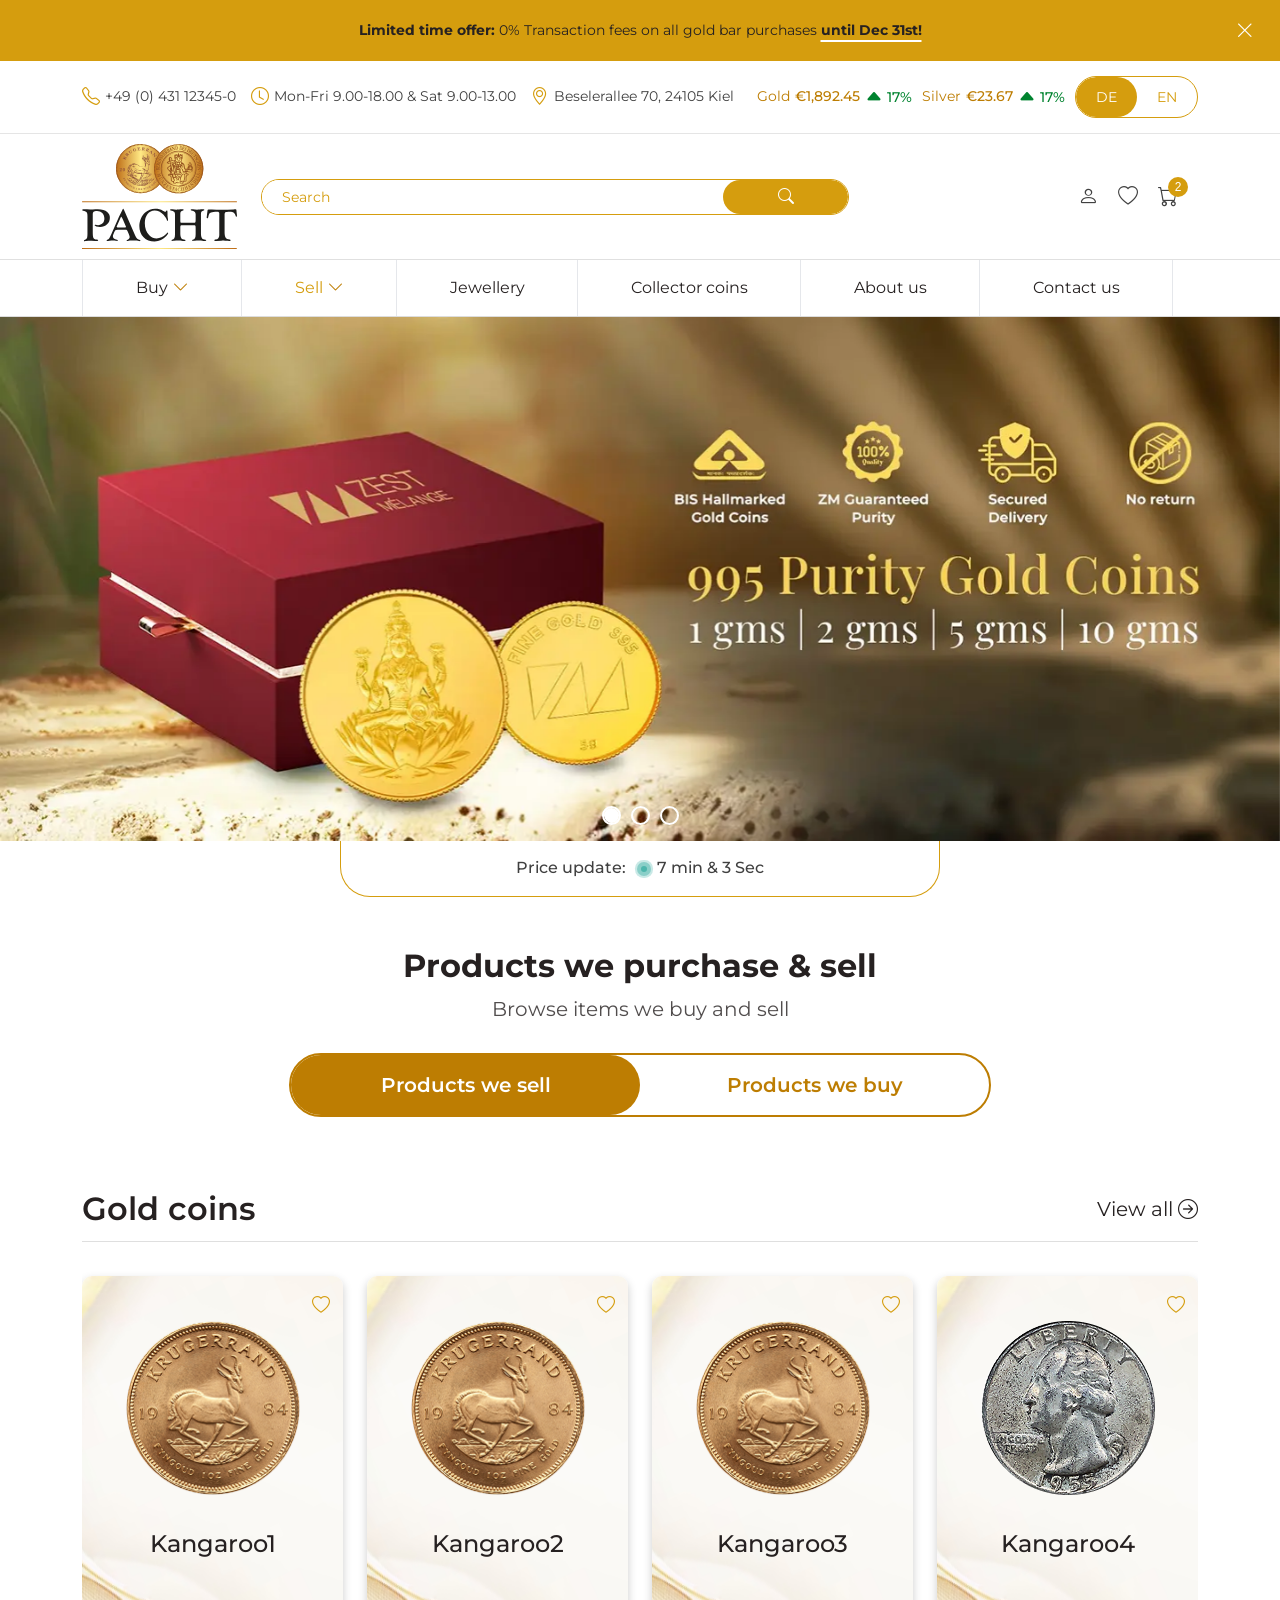
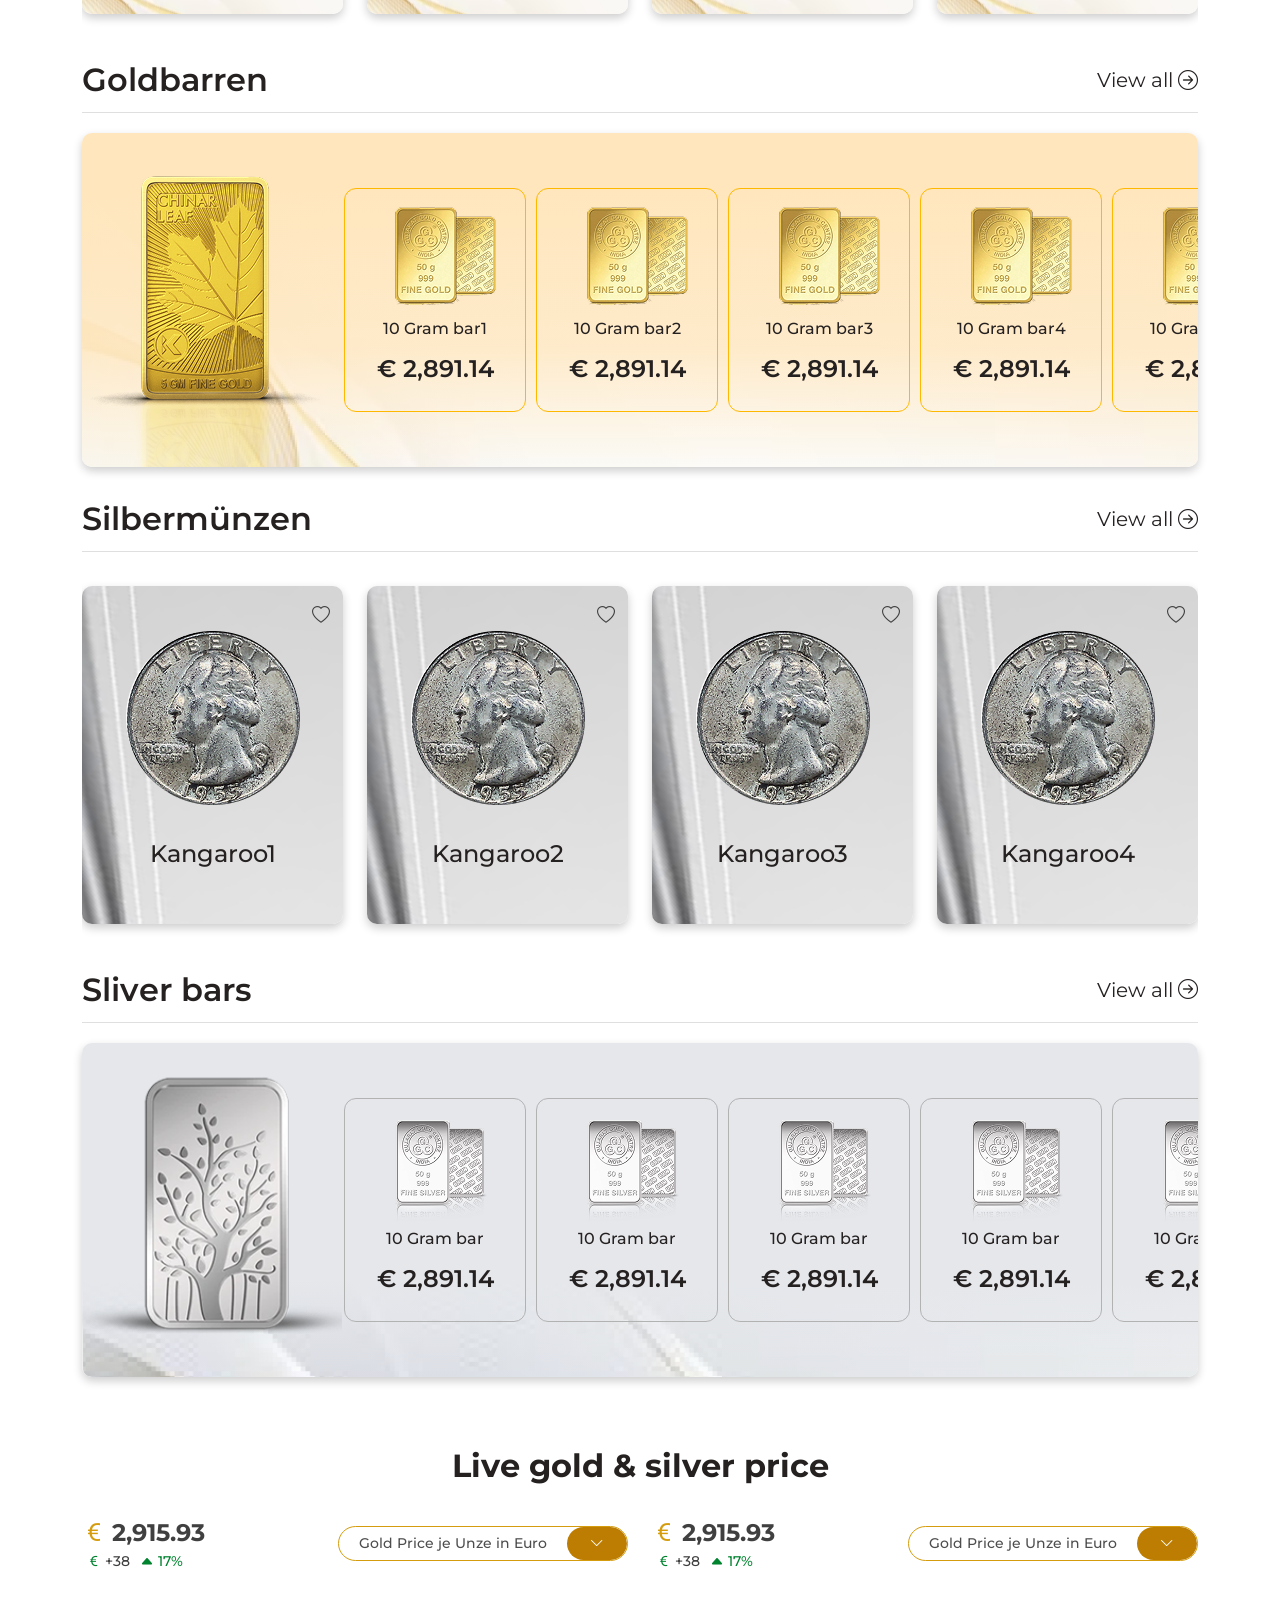
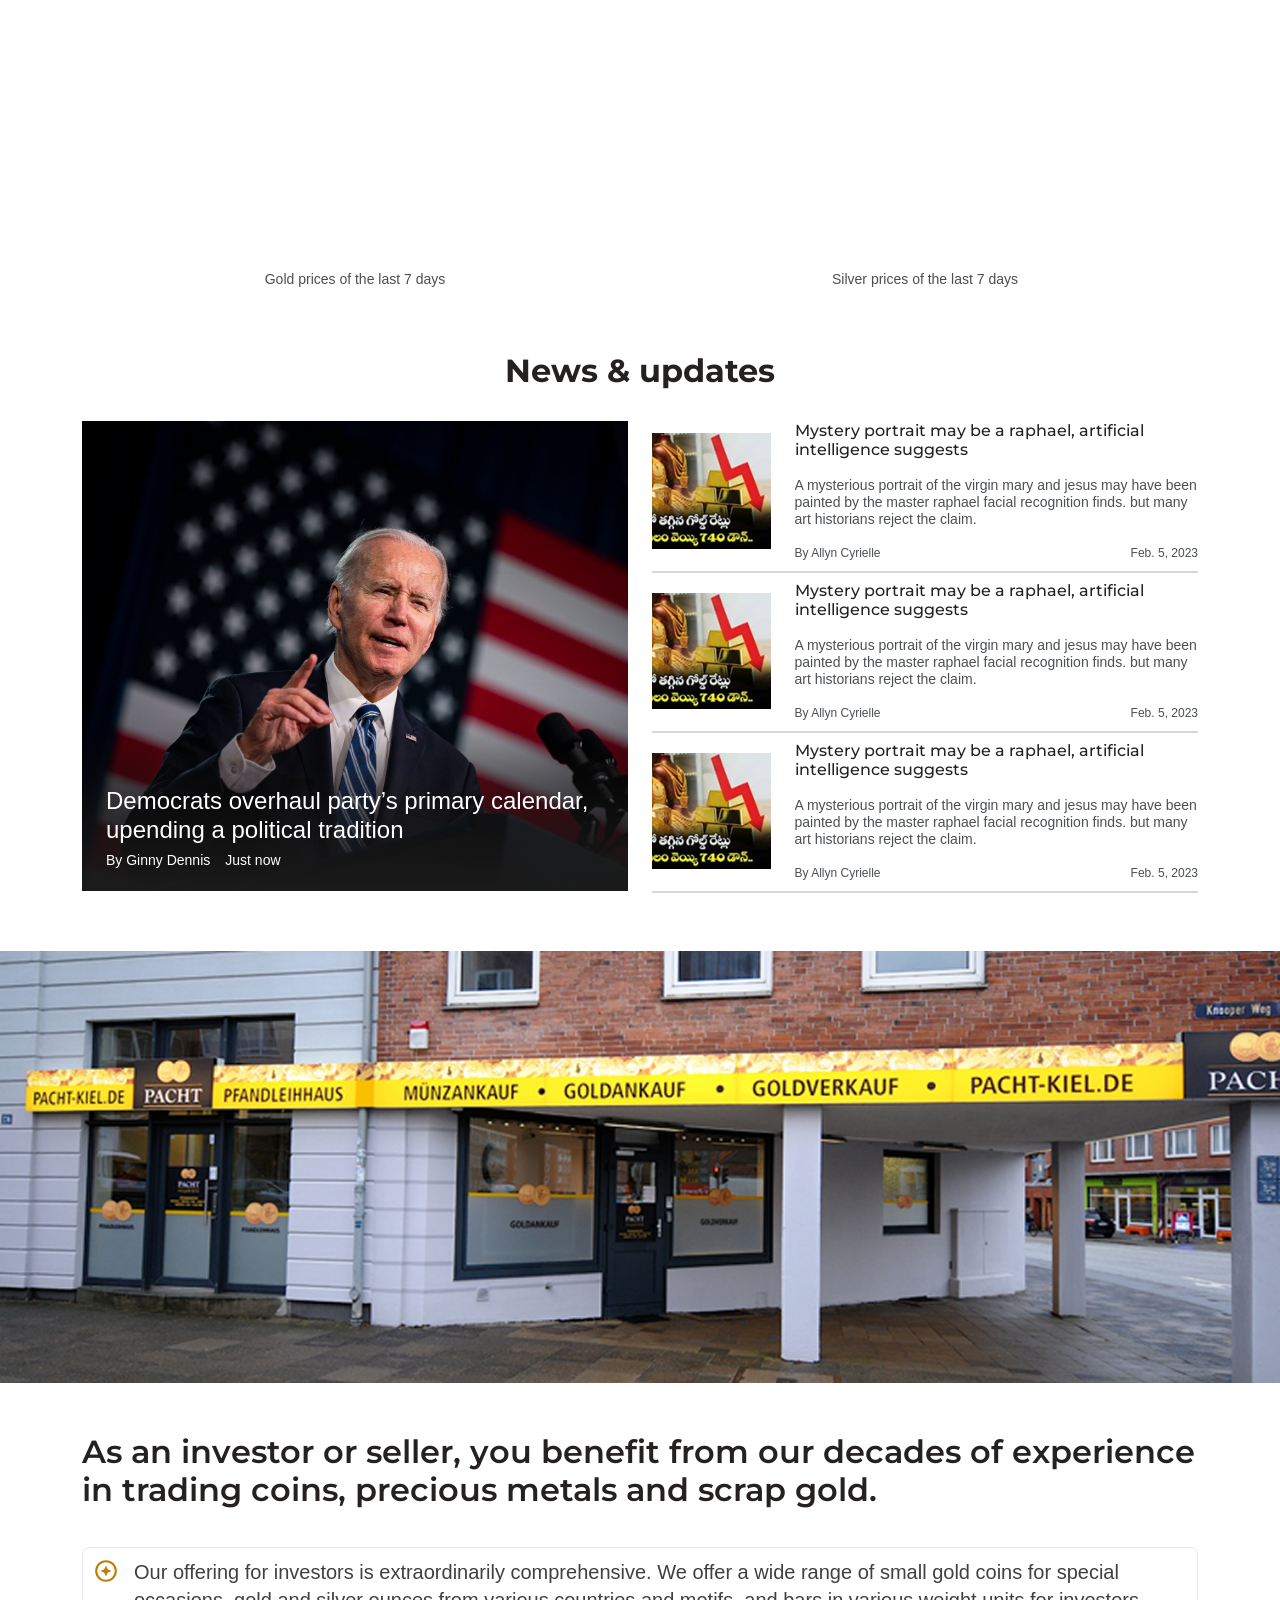
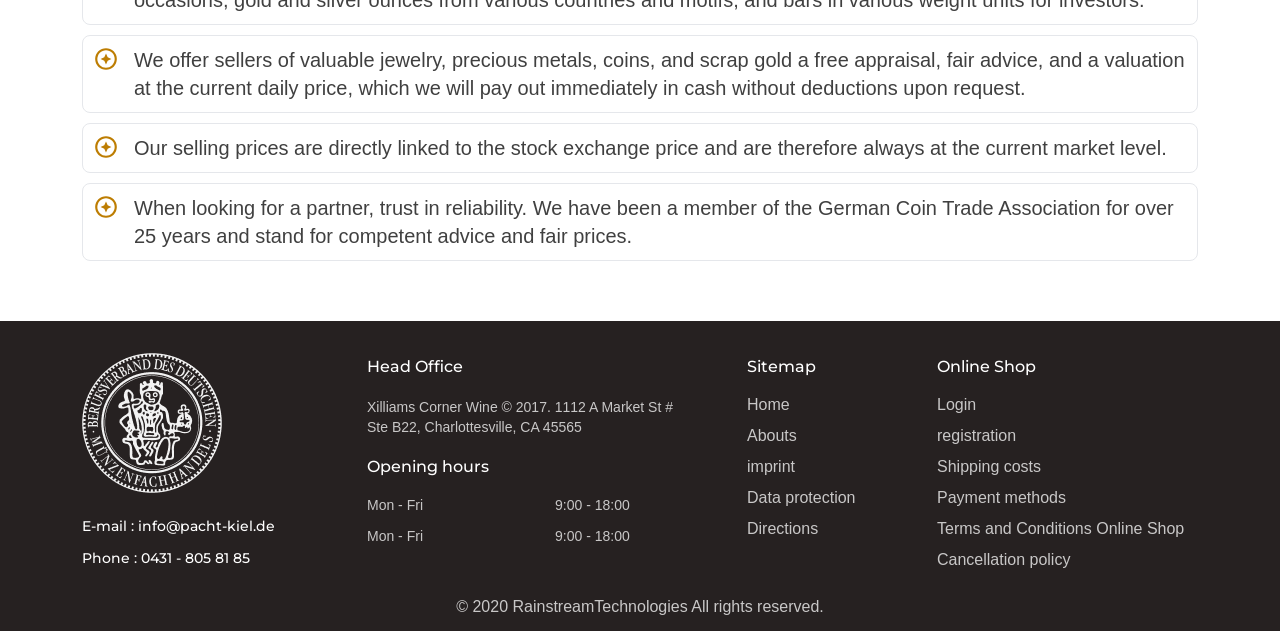
<file: index.html>
<!DOCTYPE html>
<html lang="en">
  <head>
    <meta charset="UTF-8" />
    <meta name="viewport" content="width=device-width, initial-scale=1.0" />
    <title>Home page FT-2</title>
    <link rel="stylesheet" href="./css/bootstrap.min.css" />
    <link rel="stylesheet" href="./css/bootstrap-icons.min.css" />
    <!-- Swiper CSS -->
    <link
      rel="stylesheet"
      href="https://unpkg.com/swiper/swiper-bundle.min.css"
    />
    <link rel="stylesheet" href="./css/style.css" />

    <link rel="stylesheet" href="./css/responsive.css" />

    <style>
      /* Your existing CSS */
      .price-update-time .price-update {
        max-width: 600px;
        margin: 0 auto;
        text-align: center;
        border: 1px solid var(--primary-color);
        padding: 16px 0px;
        border-top: 0px;
        border-bottom-left-radius: 30px;
        border-bottom-right-radius: 30px;
        background: #fff;
        transition: all 0.3s ease;
      }

      /* Sticky state */
      .price-update.sticky {
        position: fixed;
        top: 0;
        left: 50%;
        transform: translateX(-50%);
        z-index: 999;
        border-top: 1px solid var(--primary-color);
        max-width: 600px;
        text-align: center;
        border: 1px solid var(--primary-color);
        padding: 16px 0px;
        border-top: 0px;
        border-bottom-left-radius: 30px;
        border-bottom-right-radius: 30px;
        background: #fff;
      }
    </style>
  </head>
  <body>
    <header class="header-section" id="main-header">
      <div class="header-top">
        <p class="offer-tag-line">
          <strong> Limited time offer:</strong> 0% Transaction fees on all gold
          bar purchases <strong> until Dec 31st!</strong>
        </p>
        <div class="offer-close-btn">
          <button class="close-btn" onclick="closeOffer()">
            <i class="bi bi-x-lg"></i>
          </button>
        </div>
      </div>
      <div class="main-header-part">
        <div class="info-bar-section">
          <div class="container">
            <div class="row">
              <div class="col-md-12">
                <div class="info-bar">
                  <!-- Contact Info -->
                  <div class="info-group">
                    <div class="info-item">
                      <i class="bi bi-telephone"></i>
                      <span>+49 (0) 431 12345-0</span>
                    </div>
                    <div class="info-item">
                      <i class="bi bi-clock"></i>
                      <span>Mon-Fri 9.00-18.00 & Sat 9.00-13.00</span>
                    </div>
                    <div class="info-item">
                      <i class="bi bi-geo-alt"></i>
                      <span>Beselerallee 70, 24105 Kiel</span>
                    </div>
                  </div>

                  <!-- Gold & Silver Prices -->
                  <div class="price-group">
                    <div class="price-item">
                      <span class="name">Gold</span>
                      <span class="price-number">€1,892.45</span>
                      <div class="change">
                        <i class="bi bi-caret-up-fill"></i>
                        <span class="up">17%</span>
                      </div>
                    </div>
                    <div class="price-item">
                      <span class="name">Silver</span>
                      <span class="price-number">€23.67</span>
                      <div class="change">
                        <i class="bi bi-caret-up-fill"></i>
                        <span class="up">17%</span>
                      </div>
                    </div>

                    <!-- Language Switch -->
                    <div class="language-switch">
                      <button id="deBtn" class="active">DE</button>
                      <button id="enBtn">EN</button>
                    </div>
                  </div>
                </div>
              </div>
            </div>
          </div>
        </div>
        <div class="logo-area">
          <div class="container">
            <div class="row">
              <div class="col-md-12">
                <div class="logo-part-navbar">
                  <div class="logo">
                    <img
                      src="./images/main-logo.svg"
                      alt="logo"
                      width="155"
                      height="105"
                      loading="lazy"
                      class="img-fluid"
                    />
                    <div class="search-bar">
                      <input type="text" placeholder="Search" />
                      <button><i class="bi bi-search"></i></button>
                    </div>
                  </div>

                  <div class="icons">
                    <div class="icon">
                      <a href="#"><i class="bi bi-person"></i></a>
                    </div>
                    <div class="icon">
                      <a href="#"><i class="bi bi-heart"></i></a>
                    </div>
                    <div class="icon">
                      <a href="#"><i class="bi bi-cart"></i></a>
                      <span class="cart-badge">2</span>
                    </div>
                    <div class="icon">
                      <i
                        id="menuIcon"
                        class="bi bi-list menu-icon"
                        onclick="toggleMenu()"
                      ></i>
                    </div>
                  </div>
                </div>
              </div>
            </div>
          </div>
        </div>
        <nav>
          <div class="container">
            <div class="row">
              <div class="col-md-12">
                <div class="nav-container">
                  <!-- Mobile Menu Icon -->

                  <ul class="nav-links" id="navLinks">
                    <!-- Buy Menu -->
                    <li>
                      <div class="menu-title">
                        <a href="#" active>Buy</a>
                        <i
                          class="bi bi-chevron-down arrow"
                          onclick="toggleDropdown(this)"
                        ></i>
                      </div>
                      <ul class="dropdown-menu-header">
                        <li><a href="#">Gold</a></li>
                        <li><a href="#">Silver</a></li>
                      </ul>
                    </li>

                    <!-- Sell Menu -->
                    <li>
                      <div class="menu-title">
                        <a href="#" class="active">Sell</a>
                        <i
                          class="bi bi-chevron-down arrow"
                          onclick="toggleDropdown(this)"
                        ></i>
                      </div>
                      <ul class="dropdown-menu-header">
                        <li class="group-heading">Gold</li>
                        <li><a href="#">Gold coins</a></li>
                        <li class="active"><a href="#">Gold bars</a></li>

                        <li class="group-heading">Silver</li>
                        <li><a href="#">Silver coins</a></li>
                        <li><a href="#">Silver bars</a></li>
                      </ul>
                    </li>

                    <li><a href="#">Jewellery</a></li>
                    <li><a href="#">Collector coins</a></li>
                    <li><a href="#">About us</a></li>
                    <li><a href="#">Contact us</a></li>
                  </ul>
                </div>
              </div>
            </div>
          </div>
        </nav>
      </div>
      <div class="fixed-header-part">
        <div class="inner-header-part">
          <div class="logo-part-navbar-fixed">
            <div class="container">
              <div class="row">
                <div class="col-md-12">
                  <div class="fixed-on-scroll">
                    <div class="logo-part">
                      <img
                        src="./images/main-logo.svg"
                        alt="logo"
                        width="155"
                        height="105"
                        loading="lazy"
                        class="img-fluid"
                      />
                    </div>
                    <div class="fixed-header-content">
                      <div class="info-bar-section">
                        <div class="container">
                          <div class="row">
                            <div class="col-md-12 px-0">
                              <div class="info-bar">
                                <!-- Contact Info -->
                                <div class="info-group">
                                  <div class="info-item">
                                    <i class="bi bi-telephone"></i>
                                    <span>+49 (0) 431 12345-0</span>
                                  </div>
                                  <div class="info-item">
                                    <i class="bi bi-clock"></i>
                                    <span
                                      >Mon-Fri 9.00-18.00 & Sat 9.00-13.00</span
                                    >
                                  </div>
                                  <div class="info-item">
                                    <i class="bi bi-geo-alt"></i>
                                    <span>Beselerallee 70, 24105 Kiel</span>
                                  </div>
                                </div>

                                <!-- Gold & Silver Prices -->
                                <div class="price-group">
                                  <div class="price-item">
                                    <span class="name">Gold</span>
                                    <span class="price-number">€1,892.45</span>
                                    <div class="change">
                                      <i class="bi bi-caret-up-fill"></i>
                                      <span class="up">17%</span>
                                    </div>
                                  </div>
                                  <div class="price-item">
                                    <span class="name">Silver</span>
                                    <span class="price-number">€23.67</span>
                                    <div class="change">
                                      <i class="bi bi-caret-up-fill"></i>
                                      <span class="up">17%</span>
                                    </div>
                                  </div>

                                  <!-- Language Switch -->
                                  <div class="language-switch">
                                    <button id="deBtn" class="active">
                                      DE
                                    </button>
                                    <button id="enBtn">EN</button>
                                  </div>
                                </div>
                              </div>
                            </div>
                          </div>
                        </div>
                      </div>
                      <nav>
                        <div class="container">
                          <div class="row">
                            <div
                              class="col-md-12 px-0 navbar-header-fixed-part"
                            >
                              <div class="nav-container">
                                <!-- Mobile Menu Icon -->
                                <i
                                  id="menuIconfix"
                                  class="bi bi-list menu-icon"
                                  onclick="togglefixMenu()"
                                ></i>

                                <ul class="nav-links" id="navlinksfix">
                                  <!-- Buy Menu -->
                                  <li>
                                    <div class="menu-title">
                                      <a href="#" active>Buy</a>
                                      <i
                                        class="bi bi-chevron-down arrow"
                                        onclick="toggleFixDropdown(this)"
                                      ></i>
                                    </div>
                                    <ul class="dropdown-menu-header">
                                      <li><a href="#">Gold</a></li>
                                      <li><a href="#">Silver</a></li>
                                    </ul>
                                  </li>

                                  <!-- Sell Menu -->
                                  <li>
                                    <div class="menu-title">
                                      <a href="#" class="active">Sell</a>
                                      <i
                                        class="bi bi-chevron-down arrow"
                                        onclick="toggleFixDropdown(this)"
                                      ></i>
                                    </div>
                                    <ul class="dropdown-menu-header">
                                      <li class="group-heading">Gold</li>
                                      <li><a href="#">Gold coins</a></li>
                                      <li class="active">
                                        <a href="#">Gold bars</a>
                                      </li>

                                      <li class="group-heading">Silver</li>
                                      <li><a href="#">Silver coins</a></li>
                                      <li><a href="#">Silver bars</a></li>
                                    </ul>
                                  </li>

                                  <li><a href="#">Jewellery</a></li>
                                  <li><a href="#">Collector coins</a></li>
                                  <li><a href="#">About us</a></li>
                                  <li><a href="#">Contact us</a></li>
                                </ul>
                                <div class="icons">
                                  <div class="icon">
                                    <a href="#"><i class="bi bi-person"></i></a>
                                  </div>
                                  <div class="icon">
                                    <a href="#"><i class="bi bi-heart"></i></a>
                                  </div>
                                  <div class="icon">
                                    <a href="#"><i class="bi bi-cart"></i></a>
                                    <span class="cart-badge">2</span>
                                  </div>
                                  <div class="icon">
                                    <a
                                      href="javascript:void(0)"
                                      onclick="toggleSearchBar()"
                                      ><i class="bi bi-search"></i
                                    ></a>
                                  </div>
                                </div>
                                <!-- Search Bar -->
                                <div
                                  class="toggle-search-bar-part"
                                  id="searchBar"
                                >
                                  <div class="search-bar">
                                    <input type="text" placeholder="Search" />
                                    <button>
                                      <i class="bi bi-search"></i>
                                    </button>
                                  </div>
                                </div>
                              </div>
                            </div>
                          </div>
                        </div>
                      </nav>
                    </div>
                  </div>
                </div>
              </div>
            </div>
          </div>
        </div>
      </div>
    </header>

    <section class="hero-section">
      <div class="main-hero-section-slider-part">
        <div
          id="carouselExampleAutoplaying"
          class="carousel slide"
          data-bs-ride="carousel"
        >
          <div class="carousel-indicators">
            <button
              type="button"
              data-bs-target="#carouselExampleAutoplaying"
              data-bs-slide-to="0"
              class="active"
              aria-current="true"
              aria-label="Slide 1"
            ></button>
            <button
              type="button"
              data-bs-target="#carouselExampleAutoplaying"
              data-bs-slide-to="1"
              aria-label="Slide 2"
            ></button>
            <button
              type="button"
              data-bs-target="#carouselExampleAutoplaying"
              data-bs-slide-to="2"
              aria-label="Slide 3"
            ></button>
          </div>
          <div class="carousel-inner">
            <div class="carousel-item active">
              <img
                src="./images/hero-section.webp"
                alt="hero image"
                width="100%"
                height="590"
                loading="lazy"
              />
            </div>
            <div class="carousel-item">
              <img
                src="./images/hero-section.webp"
                alt="hero image"
                width="100%"
                height="590"
                loading="lazy"
              />
            </div>
            <div class="carousel-item">
              <img
                src="./images/hero-section.webp"
                alt="hero image"
                width="100%"
                height="590"
                loading="lazy"
              />
            </div>
          </div>
        </div>
      </div>

      <div class="price-update-time">
        <div class="container">
          <div class="row">
            <div class="col-md-12">
              <div class="price-update" id="priceUpdateBar">
                <p>
                  Price update: <span class="dots_part"></span>7 min & 3 Sec
                </p>
              </div>
            </div>
          </div>
        </div>
      </div>
    </section>

    <section class="products-we-purchase section-margin">
      <div class="container">
        <div class="row">
          <div class="col-md-12 mb-30 mb-20">
            <h2 class="section-heading text-center">
              Products we purchase & sell
            </h2>
            <p class="regular-paragraph text-center paragraph-margin-top">
              Browse items we buy and sell
            </p>
          </div>
        </div>
      </div>
      <div class="container text-center products-tabs">
        <div class="row">
          <div class="col-md-12">
            <ul
              class="nav nav-pills justify-content-center tab-toggle main-tabs"
              id="mainTab"
              role="tablist"
            >
              <li class="nav-item" role="presentation">
                <button
                  class="nav-link active"
                  id="products-sell-tab"
                  data-bs-toggle="pill"
                  data-bs-target="#products-sell"
                  type="button"
                  role="tab"
                >
                  Products we sell
                </button>
              </li>
              <li class="nav-item" role="presentation">
                <button
                  class="nav-link"
                  id="products-buy-tab"
                  data-bs-toggle="pill"
                  data-bs-target="#products-buy"
                  type="button"
                  role="tab"
                >
                  Products we buy
                </button>
              </li>
            </ul>

            <div class="tab-content" id="mainTabContent">
              <div
                class="tab-pane fade show active"
                id="products-sell"
                role="tabpanel"
              >
                <!-- <div class="row">
                  <div class="col-md-12">
                    <div class="row">
                      <div class="col-md-12">
                        <div class="heading-part-slider">
                          <h2 class="heading-part">Gold coins</h2>
                          <div class="view-all-buttons">
                            <a href="#">
                              <span> View all </span
                              ><i class="bi bi-arrow-right-circle"></i
                            ></a>
                          </div>
                        </div>
                      </div>
                    </div>
                    <div class="row">
                      <div class="col-md-12 gold-coins-slider">
                        <div class="swiper mySwiper" id="slider1">
                          <div class="swiper-wrapper">
                            <div class="swiper-slide">
                              <div class="icon-on-slide">
                                <i class="bi bi-heart"></i>
                              </div>
                              <div class="slider-items">
                                <div class="slider-items-part">
                                  <img
                                    src="./images/coins.png"
                                    width="174"
                                    height="174"
                                    alt="coins image"
                                  />
                                  <h3>Kangaroo1</h3>
                                </div>
                                <div class="option-section-content">
                                  <div class="options">
                                    <div class="option-btns">
                                      <a href="#" class="option-btn">1 ounce</a>
                                      <a href="#" class="option-btn active"
                                        >1/2 ounce</a
                                      >
                                      <a href="#" class="option-btn"
                                        >1/4 ounce</a
                                      >
                                      <a href="#" class="option-btn"
                                        >1/10 ounce</a
                                      >
                                    </div>

                                    <div class="price">
                                      <p>€ 2,891.14</p>
                                      <a href="#" class="buy-btn">Buy Now</a>
                                    </div>
                                  </div>
                                </div>
                              </div>
                            </div>
                            <div class="swiper-slide">
                              <div class="icon-on-slide">
                                <i class="bi bi-heart"></i>
                              </div>
                              <div class="slider-items">
                                <div class="slider-items-part">
                                  <img
                                    src="./images/coins.png"
                                    width="174"
                                    height="174"
                                    alt="coins image"
                                  />
                                  <h3>Kangaroo2</h3>
                                </div>
                                <div class="option-section-content">
                                  <div class="options">
                                    <div class="option-btns">
                                      <a href="#" class="option-btn">1 ounce</a>
                                      <a href="#" class="option-btn active"
                                        >1/2 ounce</a
                                      >
                                      <a href="#" class="option-btn"
                                        >1/4 ounce</a
                                      >
                                      <a href="#" class="option-btn"
                                        >1/10 ounce</a
                                      >
                                    </div>

                                    <div class="price">
                                      <p>€ 2,891.14</p>
                                      <a href="#" class="buy-btn">Buy Now</a>
                                    </div>
                                  </div>
                                </div>
                              </div>
                            </div>
                            <div class="swiper-slide">
                              <div class="icon-on-slide">
                                <i class="bi bi-heart"></i>
                              </div>
                              <div class="slider-items">
                                <div class="slider-items-part">
                                  <img
                                    src="./images/coins.png"
                                    width="174"
                                    height="174"
                                    alt="coins image"
                                  />
                                  <h3>Kangaroo3</h3>
                                </div>
                                <div class="option-section-content">
                                  <div class="options">
                                    <div class="option-btns">
                                      <a href="#" class="option-btn">1 ounce</a>
                                      <a href="#" class="option-btn active"
                                        >1/2 ounce</a
                                      >
                                      <a href="#" class="option-btn"
                                        >1/4 ounce</a
                                      >
                                      <a href="#" class="option-btn"
                                        >1/10 ounce</a
                                      >
                                    </div>

                                    <div class="price">
                                      <p>€ 2,891.14</p>
                                      <a href="#" class="buy-btn">Buy Now</a>
                                    </div>
                                  </div>
                                </div>
                              </div>
                            </div>
                            <div class="swiper-slide">
                              <div class="icon-on-slide">
                                <i class="bi bi-heart"></i>
                              </div>
                              <div class="slider-items">
                                <div class="slider-items-part">
                                  <img
                                    src="./images/coins.png"
                                    width="174"
                                    height="174"
                                    alt="coins image"
                                  />
                                  <h3>Kangaroo4</h3>
                                </div>
                                <div class="option-section-content">
                                  <div class="options">
                                    <div class="option-btns">
                                      <a href="#" class="option-btn">1 ounce</a>
                                      <a href="#" class="option-btn active"
                                        >1/2 ounce</a
                                      >
                                      <a href="#" class="option-btn"
                                        >1/4 ounce</a
                                      >
                                      <a href="#" class="option-btn"
                                        >1/10 ounce</a
                                      >
                                    </div>

                                    <div class="price">
                                      <p>€ 2,891.14</p>
                                      <a href="#" class="buy-btn">Buy Now</a>
                                    </div>
                                  </div>
                                </div>
                              </div>
                            </div>
                            <div class="swiper-slide">
                              <div class="icon-on-slide">
                                <i class="bi bi-heart"></i>
                              </div>
                              <div class="slider-items">
                                <div class="slider-items-part">
                                  <img
                                    src="./images/coins.png"
                                    width="174"
                                    height="174"
                                    alt="coins image"
                                  />
                                  <h3>Kangaroo5</h3>
                                </div>
                                <div class="option-section-content">
                                  <div class="options">
                                    <div class="option-btns">
                                      <a href="#" class="option-btn">1 ounce</a>
                                      <a href="#" class="option-btn active"
                                        >1/2 ounce</a
                                      >
                                      <a href="#" class="option-btn"
                                        >1/4 ounce</a
                                      >
                                      <a href="#" class="option-btn"
                                        >1/10 ounce</a
                                      >
                                    </div>

                                    <div class="price">
                                      <p>€ 2,891.14</p>
                                      <a href="#" class="buy-btn">Buy Now</a>
                                    </div>
                                  </div>
                                </div>
                              </div>
                            </div>
                            <div class="swiper-slide">
                              <div class="icon-on-slide">
                                <i class="bi bi-heart"></i>
                              </div>
                              <div class="slider-items">
                                <div class="slider-items-part">
                                  <img
                                    src="./images/coins.png"
                                    width="174"
                                    height="174"
                                    alt="coins image"
                                  />
                                  <h3>Kangaroo6</h3>
                                </div>
                                <div class="option-section-content">
                                  <div class="options">
                                    <div class="option-btns">
                                      <a href="#" class="option-btn">1 ounce</a>
                                      <a href="#" class="option-btn active"
                                        >1/2 ounce</a
                                      >
                                      <a href="#" class="option-btn"
                                        >1/4 ounce</a
                                      >
                                      <a href="#" class="option-btn"
                                        >1/10 ounce</a
                                      >
                                    </div>

                                    <div class="price">
                                      <p>€ 2,891.14</p>
                                      <a href="#" class="buy-btn">Buy Now</a>
                                    </div>
                                  </div>
                                </div>
                              </div>
                            </div>
                          </div>
                        </div>
                      </div>
                    </div>
                  </div>
                </div> -->
                <div class="row">
                  <div class="col-md-12">
                    <div class="heading-part-slider">
                      <h2 class="heading-part">Gold coins</h2>
                      <div class="view-all-buttons">
                        <a href="#">
                          <span> View all </span
                          ><i class="bi bi-arrow-right-circle"></i
                        ></a>
                      </div>
                    </div>
                  </div>
                </div>
                <div class="row">
                  <div class="col-md-12 gold-coins-slider">
                    <div class="swiper mySwiper" id="slider1">
                      <div class="swiper-wrapper">
                        <!-- Slide 1 -->
                        <div class="swiper-slide">
                          <div class="icon-on-slide">
                            <i class="bi bi-heart"></i>
                          </div>
                          <div class="slider-items">
                            <div class="slider-items-part">
                              <img
                                src="./images/coins.png"
                                width="174"
                                height="174"
                                alt="coins image"
                              />
                              <h3>Kangaroo1</h3>
                            </div>
                            <div class="option-section-content">
                              <div class="options">
                                <div class="option-btns">
                                  <a href="#" class="option-btn">1 ounce</a>
                                  <a href="#" class="option-btn active"
                                    >1/2 ounce</a
                                  >
                                  <a href="#" class="option-btn">1/4 ounce</a>
                                  <a href="#" class="option-btn">1/10 ounce</a>
                                </div>

                                <div class="price">
                                  <p>€ 2,891.14</p>
                                  <a href="#" class="buy-btn">Buy Now</a>
                                </div>
                              </div>
                            </div>
                          </div>
                        </div>

                        <!-- Slide 2 -->
                        <div class="swiper-slide">
                          <div class="icon-on-slide">
                            <i class="bi bi-heart"></i>
                          </div>
                          <div class="slider-items">
                            <div class="slider-items-part">
                              <img
                                src="./images/coins.png"
                                width="174"
                                height="174"
                                alt="coins image"
                              />
                              <h3>Kangaroo2</h3>
                            </div>
                            <div class="option-section-content">
                              <div class="options">
                                <div class="option-btns">
                                  <a href="#" class="option-btn">1 ounce</a>
                                  <a href="#" class="option-btn active"
                                    >1/2 ounce</a
                                  >
                                  <a href="#" class="option-btn">1/4 ounce</a>
                                  <a href="#" class="option-btn">1/10 ounce</a>
                                </div>

                                <div class="price">
                                  <p>€ 2,891.14</p>
                                  <a href="#" class="buy-btn">Buy Now</a>
                                </div>
                              </div>
                            </div>
                          </div>
                        </div>

                        <!-- Slide 3 -->
                        <div class="swiper-slide">
                          <div class="icon-on-slide">
                            <i class="bi bi-heart"></i>
                          </div>
                          <div class="slider-items">
                            <div class="slider-items-part">
                              <img
                                src="./images/coins.png"
                                width="174"
                                height="174"
                                alt="coins image"
                              />
                              <h3>Kangaroo3</h3>
                            </div>
                            <div class="option-section-content">
                              <div class="options">
                                <div class="option-btns">
                                  <a href="#" class="option-btn">1 ounce</a>
                                  <a href="#" class="option-btn active"
                                    >1/2 ounce</a
                                  >
                                  <a href="#" class="option-btn">1/4 ounce</a>
                                  <a href="#" class="option-btn">1/10 ounce</a>
                                </div>

                                <div class="price">
                                  <p>€ 2,891.14</p>
                                  <a href="#" class="buy-btn">Buy Now</a>
                                </div>
                              </div>
                            </div>
                          </div>
                        </div>

                        <!-- Slide 4 -->
                        <div class="swiper-slide">
                          <div class="icon-on-slide">
                            <i class="bi bi-heart"></i>
                          </div>
                          <div class="slider-items">
                            <div class="slider-items-part">
                              <img
                                src="./images/sliver-coins.png"
                                width="174"
                                height="174"
                                alt="coins image"
                              />
                              <h3>Kangaroo4</h3>
                            </div>
                            <div class="option-section-content">
                              <div class="options">
                                <div class="option-btns">
                                  <a href="#" class="option-btn">1 ounce</a>
                                  <a href="#" class="option-btn">1/2 ounce</a>
                                </div>
                                <div class="price">
                                  <p>€ 2,891.14</p>
                                  <a href="#" class="buy-btn">Buy Now</a>
                                </div>
                              </div>
                            </div>
                          </div>
                        </div>

                        <!-- Slide 5 -->
                        <div class="swiper-slide">
                          <div class="icon-on-slide">
                            <i class="bi bi-heart"></i>
                          </div>
                          <div class="slider-items">
                            <div class="slider-items-part">
                              <img
                                src="./images/sliver-coins.png"
                                width="174"
                                height="174"
                                alt="coins image"
                              />
                              <h3>Kangaroo5</h3>
                            </div>
                            <div class="option-section-content">
                              <div class="options">
                                <div class="option-btns">
                                  <a href="#" class="option-btn">1 ounce</a>
                                  <a href="#" class="option-btn">1/2 ounce</a>
                                </div>
                                <div class="price">
                                  <p>€ 2,891.14</p>
                                  <a href="#" class="buy-btn">Buy Now</a>
                                </div>
                              </div>
                            </div>
                          </div>
                        </div>

                        <!-- Slide 6 -->
                        <div class="swiper-slide">
                          <div class="icon-on-slide">
                            <i class="bi bi-heart"></i>
                          </div>
                          <div class="slider-items">
                            <div class="slider-items-part">
                              <img
                                src="./images/sliver-coins.png"
                                width="174"
                                height="174"
                                alt="coins image"
                              />
                              <h3>Kangaroo6</h3>
                            </div>
                            <div class="option-section-content">
                              <div class="options">
                                <div class="option-btns">
                                  <a href="#" class="option-btn">1 ounce</a>
                                  <a href="#" class="option-btn">1/2 ounce</a>
                                </div>
                                <div class="price">
                                  <p>€ 2,891.14</p>
                                  <a href="#" class="buy-btn">Buy Now</a>
                                </div>
                              </div>
                            </div>
                          </div>
                        </div>

                        <!-- Slide 7 -->
                        <div class="swiper-slide">
                          <div class="icon-on-slide">
                            <i class="bi bi-heart"></i>
                          </div>
                          <div class="slider-items">
                            <div class="slider-items-part">
                              <img
                                src="./images/sliver-coins.png"
                                width="174"
                                height="174"
                                alt="coins image"
                              />
                              <h3>Kangaroo7</h3>
                            </div>
                            <div class="option-section-content">
                              <div class="options">
                                <div class="option-btns">
                                  <a href="#" class="option-btn">1 ounce</a>
                                  <a href="#" class="option-btn">1/2 ounce</a>
                                </div>
                                <div class="price">
                                  <p>€ 2,891.14</p>
                                  <a href="#" class="buy-btn">Buy Now</a>
                                </div>
                              </div>
                            </div>
                          </div>
                        </div>
                      </div>
                    </div>
                  </div>
                </div>
                <div class="row">
                  <div class="col-md-12">
                    <div class="row">
                      <div class="col-md-12">
                        <div class="heading-part-slider">
                          <h2 class="heading-part">Goldbarren</h2>
                          <div class="view-all-buttons">
                            <a href="#">
                              <span> View all </span
                              ><i class="bi bi-arrow-right-circle"></i
                            ></a>
                          </div>
                        </div>
                      </div>
                    </div>
                    <div class="row">
                      <div class="col-md-12">
                        <div class="gold-bars-part-section">
                          <div class="images-parts">
                            <img
                              src="./images/gold-bar-main.png"
                              alt="gold bar image"
                              width="260"
                              height="334"
                              loading="lazy"
                            />
                          </div>
                          <div class="slider-part">
                            <div class="swiper-container">
                              <div class="swiper-wrapper">
                                <div class="swiper-slide">
                                  <div class="slide-content">
                                    <img
                                      class="slide-img"
                                      src="./images/gold-bar-product-image.png"
                                      alt="10 Gram Gold Bar"
                                      width="147"
                                      height="112"
                                    />
                                    <img
                                      class="slide-hover-img"
                                      src="./images/gold-bar-product-hover-image.png"
                                      alt="10 Gram Gold Bar Hover"
                                      width="147"
                                      height="112"
                                    />
                                    <p class="gold-bar-weight">10 Gram bar1</p>
                                    <p class="gold-bar-price">€ 2,891.14</p>
                                    <a href="#" class="buy-btn">Buy now</a>
                                  </div>
                                </div>

                                <div class="swiper-slide">
                                  <div class="slide-content">
                                    <img
                                      class="slide-img"
                                      src="./images/gold-bar-product-image.png"
                                      alt="10 Gram Gold Bar"
                                      width="147"
                                      height="112"
                                    />
                                    <img
                                      class="slide-hover-img"
                                      src="./images/gold-bar-product-hover-image.png"
                                      alt="10 Gram Gold Bar Hover"
                                      width="147"
                                      height="112"
                                    />
                                    <p class="gold-bar-weight">10 Gram bar2</p>
                                    <p class="gold-bar-price">€ 2,891.14</p>
                                    <a href="#" class="buy-btn">Buy now</a>
                                  </div>
                                </div>

                                <div class="swiper-slide">
                                  <div class="slide-content">
                                    <img
                                      class="slide-img"
                                      src="./images/gold-bar-product-image.png"
                                      alt="10 Gram Gold Bar"
                                      width="147"
                                      height="112"
                                    />
                                    <img
                                      class="slide-hover-img"
                                      src="./images/gold-bar-product-hover-image.png"
                                      alt="10 Gram Gold Bar Hover"
                                      width="147"
                                      height="112"
                                    />
                                    <p class="gold-bar-weight">10 Gram bar3</p>
                                    <p class="gold-bar-price">€ 2,891.14</p>
                                    <a href="#" class="buy-btn">Buy now</a>
                                  </div>
                                </div>

                                <div class="swiper-slide">
                                  <div class="slide-content">
                                    <img
                                      class="slide-img"
                                      src="./images/gold-bar-product-image.png"
                                      alt="10 Gram Gold Bar"
                                      width="147"
                                      height="112"
                                    />
                                    <img
                                      class="slide-hover-img"
                                      src="./images/gold-bar-product-hover-image.png"
                                      alt="10 Gram Gold Bar Hover"
                                      width="147"
                                      height="112"
                                    />
                                    <p class="gold-bar-weight">10 Gram bar4</p>
                                    <p class="gold-bar-price">€ 2,891.14</p>
                                    <a href="#" class="buy-btn">Buy now</a>
                                  </div>
                                </div>

                                <div class="swiper-slide">
                                  <div class="slide-content">
                                    <img
                                      class="slide-img"
                                      src="./images/gold-bar-product-image.png"
                                      alt="10 Gram Gold Bar"
                                      width="147"
                                      height="112"
                                    />
                                    <img
                                      class="slide-hover-img"
                                      src="./images/gold-bar-product-hover-image.png"
                                      alt="10 Gram Gold Bar Hover"
                                      width="147"
                                      height="112"
                                    />
                                    <p class="gold-bar-weight">10 Gram bar5</p>
                                    <p class="gold-bar-price">€ 2,891.14</p>
                                    <a href="#" class="buy-btn">Buy now</a>
                                  </div>
                                </div>

                                <div class="swiper-slide">
                                  <div class="slide-content">
                                    <img
                                      class="slide-img"
                                      src="./images/gold-bar-product-image.png"
                                      alt="10 Gram Gold Bar"
                                      width="147"
                                      height="112"
                                    />
                                    <img
                                      class="slide-hover-img"
                                      src="./images/gold-bar-product-hover-image.png"
                                      alt="10 Gram Gold Bar Hover"
                                      width="147"
                                      height="112"
                                    />
                                    <p class="gold-bar-weight">10 Gram bar6</p>
                                    <p class="gold-bar-price">€ 2,891.14</p>
                                    <a href="#" class="buy-btn">Buy now</a>
                                  </div>
                                </div>

                                <div class="swiper-slide">
                                  <div class="slide-content">
                                    <img
                                      class="slide-img"
                                      src="./images/gold-bar-product-image.png"
                                      alt="10 Gram Gold Bar"
                                      width="147"
                                      height="112"
                                    />
                                    <img
                                      class="slide-hover-img"
                                      src="./images/gold-bar-product-hover-image.png"
                                      alt="10 Gram Gold Bar Hover"
                                      width="147"
                                      height="112"
                                    />
                                    <p class="gold-bar-weight">10 Gram bar7</p>
                                    <p class="gold-bar-price">€ 2,891.14</p>
                                    <a href="#" class="buy-btn">Buy now</a>
                                  </div>
                                </div>
                              </div>
                            </div>
                          </div>
                        </div>
                      </div>
                    </div>
                  </div>
                </div>

                <div class="row">
                  <div class="col-md-12">
                    <div class="row">
                      <div class="col-md-12">
                        <div class="heading-part-slider">
                          <h2 class="heading-part">Silbermünzen</h2>
                          <div class="view-all-buttons">
                            <a href="#">
                              <span> View all </span
                              ><i class="bi bi-arrow-right-circle"></i
                            ></a>
                          </div>
                        </div>
                      </div>
                    </div>
                    <div class="row">
                      <div class="col-md-12 gold-coins-slider">
                        <div class="swiper mySwiper" id="slider2">
                          <div class="swiper-wrapper">
                            <!-- Slide 1 -->
                            <div class="swiper-slide">
                              <div class="icon-on-slide">
                                <i class="bi bi-heart"></i>
                              </div>
                              <div class="slider-items">
                                <div class="slider-items-part">
                                  <img
                                    src="./images/sliver-coins.png"
                                    width="174"
                                    height="174"
                                    alt="coins image"
                                  />
                                  <h3>Kangaroo1</h3>
                                </div>
                                <div class="option-section-content">
                                  <div class="options">
                                    <div class="option-btns">
                                      <a href="#" class="option-btn">1 ounce</a>
                                      <a href="#" class="option-btn"
                                        >1/2 ounce</a
                                      >
                                    </div>
                                    <div class="price">
                                      <p>€ 2,891.14</p>
                                      <a href="#" class="buy-btn">Buy Now</a>
                                    </div>
                                  </div>
                                </div>
                              </div>
                            </div>

                            <!-- Slide 2 -->
                            <div class="swiper-slide">
                              <div class="icon-on-slide">
                                <i class="bi bi-heart"></i>
                              </div>
                              <div class="slider-items">
                                <div class="slider-items-part">
                                  <img
                                    src="./images/sliver-coins.png"
                                    width="174"
                                    height="174"
                                    alt="coins image"
                                  />
                                  <h3>Kangaroo2</h3>
                                </div>
                                <div class="option-section-content">
                                  <div class="options">
                                    <div class="option-btns">
                                      <a href="#" class="option-btn">1 ounce</a>
                                      <a href="#" class="option-btn"
                                        >1/2 ounce</a
                                      >
                                    </div>
                                    <div class="price">
                                      <p>€ 2,891.14</p>
                                      <a href="#" class="buy-btn">Buy Now</a>
                                    </div>
                                  </div>
                                </div>
                              </div>
                            </div>

                            <!-- Slide 3 -->
                            <div class="swiper-slide">
                              <div class="icon-on-slide">
                                <i class="bi bi-heart"></i>
                              </div>
                              <div class="slider-items">
                                <div class="slider-items-part">
                                  <img
                                    src="./images/sliver-coins.png"
                                    width="174"
                                    height="174"
                                    alt="coins image"
                                  />
                                  <h3>Kangaroo3</h3>
                                </div>
                                <div class="option-section-content">
                                  <div class="options">
                                    <div class="option-btns">
                                      <a href="#" class="option-btn">1 ounce</a>
                                      <a href="#" class="option-btn"
                                        >1/2 ounce</a
                                      >
                                    </div>
                                    <div class="price">
                                      <p>€ 2,891.14</p>
                                      <a href="#" class="buy-btn">Buy Now</a>
                                    </div>
                                  </div>
                                </div>
                              </div>
                            </div>

                            <!-- Slide 4 -->
                            <div class="swiper-slide">
                              <div class="icon-on-slide">
                                <i class="bi bi-heart"></i>
                              </div>
                              <div class="slider-items">
                                <div class="slider-items-part">
                                  <img
                                    src="./images/sliver-coins.png"
                                    width="174"
                                    height="174"
                                    alt="coins image"
                                  />
                                  <h3>Kangaroo4</h3>
                                </div>
                                <div class="option-section-content">
                                  <div class="options">
                                    <div class="option-btns">
                                      <a href="#" class="option-btn">1 ounce</a>
                                      <a href="#" class="option-btn"
                                        >1/2 ounce</a
                                      >
                                    </div>
                                    <div class="price">
                                      <p>€ 2,891.14</p>
                                      <a href="#" class="buy-btn">Buy Now</a>
                                    </div>
                                  </div>
                                </div>
                              </div>
                            </div>

                            <!-- Slide 5 -->
                            <div class="swiper-slide">
                              <div class="icon-on-slide">
                                <i class="bi bi-heart"></i>
                              </div>
                              <div class="slider-items">
                                <div class="slider-items-part">
                                  <img
                                    src="./images/sliver-coins.png"
                                    width="174"
                                    height="174"
                                    alt="coins image"
                                  />
                                  <h3>Kangaroo5</h3>
                                </div>
                                <div class="option-section-content">
                                  <div class="options">
                                    <div class="option-btns">
                                      <a href="#" class="option-btn">1 ounce</a>
                                      <a href="#" class="option-btn"
                                        >1/2 ounce</a
                                      >
                                    </div>
                                    <div class="price">
                                      <p>€ 2,891.14</p>
                                      <a href="#" class="buy-btn">Buy Now</a>
                                    </div>
                                  </div>
                                </div>
                              </div>
                            </div>

                            <!-- Slide 6 -->
                            <div class="swiper-slide">
                              <div class="icon-on-slide">
                                <i class="bi bi-heart"></i>
                              </div>
                              <div class="slider-items">
                                <div class="slider-items-part">
                                  <img
                                    src="./images/sliver-coins.png"
                                    width="174"
                                    height="174"
                                    alt="coins image"
                                  />
                                  <h3>Kangaroo6</h3>
                                </div>
                                <div class="option-section-content">
                                  <div class="options">
                                    <div class="option-btns">
                                      <a href="#" class="option-btn">1 ounce</a>
                                      <a href="#" class="option-btn"
                                        >1/2 ounce</a
                                      >
                                    </div>
                                    <div class="price">
                                      <p>€ 2,891.14</p>
                                      <a href="#" class="buy-btn">Buy Now</a>
                                    </div>
                                  </div>
                                </div>
                              </div>
                            </div>

                            <!-- Slide 7 -->
                            <div class="swiper-slide">
                              <div class="icon-on-slide">
                                <i class="bi bi-heart"></i>
                              </div>
                              <div class="slider-items">
                                <div class="slider-items-part">
                                  <img
                                    src="./images/sliver-coins.png"
                                    width="174"
                                    height="174"
                                    alt="coins image"
                                  />
                                  <h3>Kangaroo7</h3>
                                </div>
                                <div class="option-section-content">
                                  <div class="options">
                                    <div class="option-btns">
                                      <a href="#" class="option-btn">1 ounce</a>
                                      <a href="#" class="option-btn"
                                        >1/2 ounce</a
                                      >
                                    </div>
                                    <div class="price">
                                      <p>€ 2,891.14</p>
                                      <a href="#" class="buy-btn">Buy Now</a>
                                    </div>
                                  </div>
                                </div>
                              </div>
                            </div>
                          </div>
                        </div>
                      </div>
                    </div>
                  </div>
                </div>
                <div class="row">
                  <div class="col-md-12">
                    <div class="row">
                      <div class="col-md-12">
                        <div class="heading-part-slider">
                          <h2 class="heading-part">Sliver bars</h2>
                          <div class="view-all-buttons">
                            <a href="#">
                              <span> View all </span
                              ><i class="bi bi-arrow-right-circle"></i
                            ></a>
                          </div>
                        </div>
                      </div>
                    </div>
                    <div class="row">
                      <div class="col-md-12">
                        <div class="sliver-bars-part-section">
                          <div class="images-parts">
                            <img
                              src="./images/sliver-bars-main.png"
                              alt="sliver-bars-main"
                              width="260"
                              height="334"
                              loading="lazy"
                            />
                          </div>
                          <div class="slider-part">
                            <div class="swiper-container">
                              <div class="swiper-wrapper">
                                <div class="swiper-slide">
                                  <div class="slide-content">
                                    <img
                                      class="slide-img"
                                      src="./images/sliver-bars-product-image.png"
                                      alt="10 Gram Gold Bar"
                                      width="147"
                                      height="112"
                                    />
                                    <img
                                      class="slide-hover-img"
                                      src="./images/gold-bar-product-hover-image.png"
                                      alt="10 Gram Gold Bar Hover"
                                      width="147"
                                      height="112"
                                    />
                                    <p class="gold-bar-weight">10 Gram bar</p>
                                    <p class="gold-bar-price">€ 2,891.14</p>
                                    <a href="#" class="buy-btn">Buy now</a>
                                  </div>
                                </div>

                                <div class="swiper-slide">
                                  <div class="slide-content">
                                    <img
                                      class="slide-img"
                                      src="./images/sliver-bars-product-image.png"
                                      alt="10 Gram Gold Bar"
                                      width="147"
                                      height="112"
                                    />
                                    <img
                                      class="slide-hover-img"
                                      src="./images/gold-bar-product-hover-image.png"
                                      alt="10 Gram Gold Bar Hover"
                                      width="147"
                                      height="112"
                                    />
                                    <p class="gold-bar-weight">10 Gram bar</p>
                                    <p class="gold-bar-price">€ 2,891.14</p>
                                    <a href="#" class="buy-btn">Buy now</a>
                                  </div>
                                </div>

                                <div class="swiper-slide">
                                  <div class="slide-content">
                                    <img
                                      class="slide-img"
                                      src="./images/sliver-bars-product-image.png"
                                      alt="10 Gram Gold Bar"
                                      width="147"
                                      height="112"
                                    />
                                    <img
                                      class="slide-hover-img"
                                      src="./images/gold-bar-product-hover-image.png"
                                      alt="10 Gram Gold Bar Hover"
                                      width="147"
                                      height="112"
                                    />
                                    <p class="gold-bar-weight">10 Gram bar</p>
                                    <p class="gold-bar-price">€ 2,891.14</p>
                                    <a href="#" class="buy-btn">Buy now</a>
                                  </div>
                                </div>

                                <div class="swiper-slide">
                                  <div class="slide-content">
                                    <img
                                      class="slide-img"
                                      src="./images/sliver-bars-product-image.png"
                                      alt="10 Gram Gold Bar"
                                      width="147"
                                      height="112"
                                    />
                                    <img
                                      class="slide-hover-img"
                                      src="./images/gold-bar-product-hover-image.png"
                                      alt="10 Gram Gold Bar Hover"
                                      width="147"
                                      height="112"
                                    />
                                    <p class="gold-bar-weight">10 Gram bar</p>
                                    <p class="gold-bar-price">€ 2,891.14</p>
                                    <a href="#" class="buy-btn">Buy now</a>
                                  </div>
                                </div>

                                <div class="swiper-slide">
                                  <div class="slide-content">
                                    <img
                                      class="slide-img"
                                      src="./images/sliver-bars-product-image.png"
                                      alt="10 Gram Gold Bar"
                                      width="147"
                                      height="112"
                                    />
                                    <img
                                      class="slide-hover-img"
                                      src="./images/gold-bar-product-hover-image.png"
                                      alt="10 Gram Gold Bar Hover"
                                      width="147"
                                      height="112"
                                    />
                                    <p class="gold-bar-weight">10 Gram bar</p>
                                    <p class="gold-bar-price">€ 2,891.14</p>
                                    <a href="#" class="buy-btn">Buy now</a>
                                  </div>
                                </div>

                                <div class="swiper-slide">
                                  <div class="slide-content">
                                    <img
                                      class="slide-img"
                                      src="./images/sliver-bars-product-image.png"
                                      alt="10 Gram Gold Bar"
                                      width="147"
                                      height="112"
                                    />
                                    <img
                                      class="slide-hover-img"
                                      src="./images/gold-bar-product-hover-image.png"
                                      alt="10 Gram Gold Bar Hover"
                                      width="147"
                                      height="112"
                                    />
                                    <p class="gold-bar-weight">10 Gram bar</p>
                                    <p class="gold-bar-price">€ 2,891.14</p>
                                    <a href="#" class="buy-btn">Buy now</a>
                                  </div>
                                </div>

                                <div class="swiper-slide">
                                  <div class="slide-content">
                                    <img
                                      class="slide-img"
                                      src="./images/sliver-bars-product-image.png"
                                      alt="10 Gram Gold Bar"
                                      width="147"
                                      height="112"
                                    />
                                    <img
                                      class="slide-hover-img"
                                      src="./images/gold-bar-product-hover-image.png"
                                      alt="10 Gram Gold Bar Hover"
                                      width="147"
                                      height="112"
                                    />
                                    <p class="gold-bar-weight">10 Gram bar</p>
                                    <p class="gold-bar-price">€ 2,891.14</p>
                                    <a href="#" class="buy-btn">Buy now</a>
                                  </div>
                                </div>
                              </div>
                            </div>
                          </div>
                        </div>
                      </div>
                    </div>
                  </div>
                </div>
              </div>

              <!-- Products we buy -->
              <div class="tab-pane fade" id="products-buy" role="tabpanel">
                <div class="product-description">
                  <h3 class="section-heading">Precision without deductions</h3>
                  <p class="j-regular-paragraph">
                    Benefit now from our decades of experience in purchasing
                    <strong> gold</strong>, <strong>silver</strong> and other
                    <strong>precious metals.</strong>
                  </p>
                  <p class="j-regular-paragraph">
                    We test and evaluate your precious metals in our specialist
                    shop using our calibrated precision scales.
                  </p>
                  <p class="j-regular-paragraph">
                    You will receive the equivalent
                    <strong> amount without deductions </strong> or delays.
                  </p>
                </div>

                <div class="inner-tab-section">
                  <div class="scrolling-tabs">
                    <ul
                      class="nav nav-tabs flex-nowrap justify-content-start justify-content-sm-center product-category"
                      id="innerTab"
                      role="tablist"
                    >
                      <li class="nav-item" role="presentation">
                        <button
                          class="nav-link"
                          id="bars-tab"
                          data-bs-toggle="tab"
                          data-bs-target="#bars-buy"
                          type="button"
                          role="tab"
                        >
                          <img
                            src="./images/bars_coins.png"
                            width="145"
                            height="145"
                            loading="lazy"
                            alt="Bars & Coins"
                          />
                          <div class="product-category-name">Bars & Coins</div>
                        </button>
                      </li>
                      <li class="nav-item" role="presentation">
                        <button
                          class="nav-link active"
                          id="collector-tab"
                          data-bs-toggle="tab"
                          data-bs-target="#collector-buy"
                          type="button"
                          role="tab"
                        >
                          <img
                            src="./images/collector-coins.png"
                            width="145"
                            height="145"
                            loading="lazy"
                            alt="Collector coins"
                          />
                          <div class="product-category-name">
                            Collector coins
                          </div>
                        </button>
                      </li>
                      <li class="nav-item" role="presentation">
                        <button
                          class="nav-link"
                          id="jewellery-tab"
                          data-bs-toggle="tab"
                          data-bs-target="#jewellery-buy"
                          type="button"
                          role="tab"
                        >
                          <img
                            src="./images/Jewellery.png"
                            width="145"
                            height="145"
                            loading="lazy"
                            alt="Jewellery"
                          />
                          <div class="product-category-name">Jewellery</div>
                        </button>
                      </li>
                    </ul>
                  </div>

                  <div class="tab-content" id="innerTabContent">
                    <div class="tab-pane fade" id="bars-buy" role="tabpanel">
                      <div
                        class="product-description-image d-flex flex-column align-items-center"
                      >
                        <div
                          class="d-flex justify-content-center flex-wrap images-parts"
                        >
                          <img
                            src="./images/product-image-1.png"
                            alt="product image"
                            width="305"
                            height="305"
                            loading="lazy"
                          />
                          <img
                            src="./images/product-image-2.png"
                            alt="product image"
                            width="305"
                            height="305"
                            loading="lazy"
                          />
                        </div>
                        <div class="inner-products-content-part">
                          <h2 class="section-heading">Bars & Coins</h2>
                          <p class="j-regular-paragraph">
                            Discover our selection of rare and historic
                            collector coins from
                            <strong>Germany </strong> and
                            <strong> around the world</strong> — perfect for
                            collectors, enthusiasts, and investors alike. Each
                            coin tells a unique story and holds lasting value.
                            Carefully selected and transparently priced by
                            trusted experts.
                          </p>
                          <a class="btn-explore">Explore now</a>
                        </div>
                      </div>
                    </div>

                    <div
                      class="tab-pane fade show active"
                      id="collector-buy"
                      role="tabpanel"
                    >
                      <div
                        class="product-description-image d-flex flex-column align-items-center"
                      >
                        <div
                          class="d-flex justify-content-center flex-wrap images-parts"
                        >
                          <img
                            src="./images/product-image-1.png"
                            alt="product image"
                            width="305"
                            height="305"
                            loading="lazy"
                          />
                          <img
                            src="./images/product-image-2.png"
                            alt="product image"
                            width="305"
                            height="305"
                            loading="lazy"
                          />
                        </div>
                        <div class="inner-products-content-part">
                          <h2 class="section-heading">Collector coins</h2>
                          <p class="j-regular-paragraph">
                            Discover our selection of rare and historic
                            collector coins from
                            <strong>Germany </strong> and
                            <strong> around the world</strong> — perfect for
                            collectors, enthusiasts, and investors alike. Each
                            coin tells a unique story and holds lasting value.
                            Carefully selected and transparently priced by
                            trusted experts.
                          </p>
                          <a class="btn-explore">Explore now</a>
                        </div>
                      </div>
                    </div>

                    <div
                      class="tab-pane fade"
                      id="jewellery-buy"
                      role="tabpanel"
                    >
                      <div
                        class="product-description-image d-flex flex-column align-items-center"
                      >
                        <div
                          class="d-flex justify-content-center flex-wrap images-parts"
                        >
                          <img
                            src="./images/product-image-1.png"
                            alt="product image"
                            width="305"
                            height="305"
                            loading="lazy"
                          />
                          <img
                            src="./images/product-image-2.png"
                            alt="product image"
                            width="305"
                            height="305"
                            loading="lazy"
                          />
                        </div>
                        <div class="inner-products-content-part">
                          <h2 class="section-heading">
                            Collector coins asdASDasdD
                          </h2>
                          <p class="j-regular-paragraph">
                            Discover our selection of rare and historic
                            collector coins from
                            <strong>Germany </strong> and
                            <strong> around the world</strong> — perfect for
                            collectors, enthusiasts, and investors alike. Each
                            coin tells a unique story and holds lasting value.
                            Carefully selected and transparently priced by
                            trusted experts.
                          </p>
                          <a class="btn-explore">Explore now</a>
                        </div>
                      </div>
                    </div>
                  </div>
                </div>
              </div>
            </div>
          </div>
        </div>
      </div>
    </section>

    <section class="graph-section section-margin">
      <div class="container">
        <div class="row">
          <div class="col-md-12 mb-30 mb-20">
            <h2 class="section-heading text-center">
              Live gold & silver price
            </h2>
          </div>
        </div>
        <div class="row">
          <div class="col-lg-6 mb-4 mb-lg-0">
            <div class="chart-area">
              <div class="price-container">
                <div class="price-info">
                  <div class="main-price">
                    <span class="euro"
                      ><i class="bi bi-currency-euro"></i
                    ></span>
                    <span class="price">2,915.93</span>
                  </div>
                  <div class="change">
                    <div class="first-part">
                      <i class="bi bi-currency-euro"></i>
                      <span>+38</span>
                    </div>
                    <div class="second-part">
                      <i class="bi bi-caret-up-fill"></i>
                      <span>17%</span>
                    </div>
                  </div>
                </div>
                <div class="dropdown">
                  <select>
                    <option selected>Gold Price je Unze in Euro</option>
                    <option>sliver Price je Unze in Euro</option>
                    <option>Gold Price je Unze in Euro</option>
                  </select>
                  <div class="icon-container">
                    <i class="bi bi-chevron-down"></i>
                  </div>
                </div>
              </div>
              <div id="chart-container">
                <div id="chart1" class="chart-container">
                  <svg></svg>
                </div>
              </div>
              <div class="chart-update-dates">
                <p>Gold prices of the last 7 days</p>
              </div>
            </div>
          </div>
          <div class="col-lg-6">
            <div class="chart-area">
              <div class="price-container">
                <div class="price-info">
                  <div class="main-price">
                    <span class="euro"
                      ><i class="bi bi-currency-euro"></i
                    ></span>
                    <span class="price">2,915.93</span>
                  </div>
                  <div class="change">
                    <div class="first-part">
                      <i class="bi bi-currency-euro"></i>
                      <span>+38</span>
                    </div>
                    <div class="second-part">
                      <i class="bi bi-caret-up-fill"></i>
                      <span>17%</span>
                    </div>
                  </div>
                </div>
                <div class="dropdown">
                  <select>
                    <option selected>Gold Price je Unze in Euro</option>
                    <option>sliver Price je Unze in Euro</option>
                    <option>Gold Price je Unze in Euro</option>
                  </select>
                  <div class="icon-container">
                    <i class="bi bi-chevron-down"></i>
                  </div>
                </div>
              </div>
              <div id="chart-container">
                <div id="chart2" class="chart-container">
                  <svg></svg>
                </div>
              </div>
              <div class="chart-update-dates">
                <p>Silver prices of the last 7 days</p>
              </div>
            </div>
          </div>
        </div>
      </div>
    </section>

    <section class="news-update-section section-margin-bottom">
      <div class="container">
        <div class="row">
          <div class="col-md-12 mb-30 mb-20">
            <h2 class="section-heading text-center">News & updates</h2>
          </div>
        </div>
        <div class="row">
          <div class="col-lg-6 mb-4 mb-lg-0">
            <div class="feature-image-for-news">
              <img
                src="./images/freature-image.jpg"
                alt="freature-image"
                loading="lazy"
                width="628"
                height="470"
                class="img-fluid"
              />
              <div class="news-heading">
                <h3 class="news-name">
                  <a href="#">
                    Democrats overhaul party’s primary calendar, upending a
                    political tradition</a
                  >
                </h3>
                <div class="name-and-time">
                  <span>By Ginny Dennis</span>
                  <span>Just now</span>
                </div>
              </div>
            </div>
          </div>
          <div class="col-lg-6">
            <div class="row mb-2">
              <div class="col-3">
                <div class="news-image-part">
                  <a href="#">
                    <img
                      src="./images/news.jpg"
                      alt="news-image"
                      width="140px"
                      height="140px"
                      loading="lazy"
                    />
                  </a>
                </div>
              </div>
              <div class="col-9">
                <div class="news-short-content-part">
                  <h3 class="news-short-heading">
                    <a href="#"
                      >Mystery portrait may be a raphael, artificial
                      intelligence suggests</a
                    >
                  </h3>
                  <p class="news-short-para">
                    A mysterious portrait of the virgin mary and jesus may have
                    been painted by the master raphael facial recognition finds.
                    but many art historians reject the claim.
                  </p>
                  <div class="name-part">
                    <span>By Allyn Cyrielle</span>
                    <span>Feb. 5, 2023</span>
                  </div>
                </div>
              </div>
              <div class="col-md-12">
                <div class="short-news-section-row"></div>
              </div>
            </div>

            <div class="row mb-2">
              <div class="col-3">
                <div class="news-image-part">
                  <a href="#">
                    <img
                      src="./images/news.jpg"
                      alt="news-image"
                      width="140px"
                      height="140px"
                      loading="lazy"
                    />
                  </a>
                </div>
              </div>
              <div class="col-9">
                <div class="news-short-content-part">
                  <h3 class="news-short-heading">
                    <a href="#"
                      >Mystery portrait may be a raphael, artificial
                      intelligence suggests</a
                    >
                  </h3>
                  <p class="news-short-para">
                    A mysterious portrait of the virgin mary and jesus may have
                    been painted by the master raphael facial recognition finds.
                    but many art historians reject the claim.
                  </p>
                  <div class="name-part">
                    <span>By Allyn Cyrielle</span>
                    <span>Feb. 5, 2023</span>
                  </div>
                </div>
              </div>
              <div class="col-md-12">
                <div class="short-news-section-row"></div>
              </div>
            </div>

            <div class="row mb-2">
              <div class="col-3">
                <div class="news-image-part">
                  <a href="#">
                    <img
                      src="./images/news.jpg"
                      alt="news-image"
                      width="140px"
                      height="140px"
                      loading="lazy"
                    />
                  </a>
                </div>
              </div>
              <div class="col-9">
                <div class="news-short-content-part">
                  <h3 class="news-short-heading">
                    <a href="#"
                      >Mystery portrait may be a raphael, artificial
                      intelligence suggests</a
                    >
                  </h3>
                  <p class="news-short-para">
                    A mysterious portrait of the virgin mary and jesus may have
                    been painted by the master raphael facial recognition finds.
                    but many art historians reject the claim.
                  </p>
                  <div class="name-part">
                    <span>By Allyn Cyrielle</span>
                    <span>Feb. 5, 2023</span>
                  </div>
                </div>
              </div>
              <div class="col-md-12">
                <div class="short-news-section-row"></div>
              </div>
            </div>
          </div>
        </div>
      </div>
    </section>

    <section class="full-width-image-part-section section-margin-bottom">
      <img
        src="./images/full-width-image.jpg"
        alt="full width image"
        width="100%"
        height="486"
        loading="lazy"
      />
    </section>

    <section class="experience-in-trading-coins section-margin-bottom">
      <div class="container">
        <div class="row">
          <div class="col-md-12 mb-30">
            <h2 class="heading-part">
              As an investor or seller, you benefit from our decades of
              experience in trading coins, precious metals and scrap gold.
            </h2>
          </div>
          <div class="col-md-12">
            <div class="info-container">
              <div class="info-box">
                <img
                  src="./images/star.svg"
                  alt="Icon Image"
                  width="26"
                  height="26"
                  loading="lazy"
                />
                <div class="info-text">
                  Our offering for investors is extraordinarily comprehensive.
                  We offer a wide range of small gold coins for special
                  occasions, gold and silver ounces from various countries and
                  motifs, and bars in various weight units for investors.
                </div>
              </div>
              <div class="info-box">
                <img
                  src="./images/star.svg"
                  alt="Icon Image"
                  width="26"
                  height="26"
                  loading="lazy"
                />
                <div class="info-text">
                  We offer sellers of valuable jewelry, precious metals, coins,
                  and scrap gold a free appraisal, fair advice, and a valuation
                  at the current daily price, which we will pay out immediately
                  in cash without deductions upon request.
                </div>
              </div>
              <div class="info-box">
                <img
                  src="./images/star.svg"
                  alt="Icon Image"
                  width="26"
                  height="26"
                  loading="lazy"
                />
                <div class="info-text">
                  Our selling prices are directly linked to the stock exchange
                  price and are therefore always at the current market level.
                </div>
              </div>
              <div class="info-box">
                <img
                  src="./images/star.svg"
                  alt="Icon Image"
                  width="26"
                  height="26"
                  loading="lazy"
                />
                <div class="info-text">
                  When looking for a partner, trust in reliability. We have been
                  a member of the German Coin Trade Association for over 25
                  years and stand for competent advice and fair prices.
                </div>
              </div>
            </div>
          </div>
        </div>
      </div>
    </section>

    <footer class="footer-section">
      <div class="container">
        <div class="row footer-links-row">
          <div class="col-lg-3 col-sm-6 mb-4 mb-sm-0">
            <div class="footer-logo-part">
              <img
                src="./images/Footer_logo.png"
                width="140"
                height="140px"
                alt="footer logo"
                loading="lazy"
              />
            </div>
            <div class="contact-info-div">
              <p>
                E-mail :
                <span>
                  <a href="mailto:info@pacht-kiel.de"
                    >info@pacht-kiel.de</a
                  ></span
                >
              </p>
              <p>
                Phone :
                <span>
                  <a href="tel:0431 - 805 81 85">0431 - 805 81 85</a></span
                >
              </p>
            </div>
          </div>
          <div class="col-lg-4 col-sm-6 mb-4 mb-sm-0">
            <div class="office-address">
              <h4 class="footer-link-heading">Head Office</h4>
              <p>
                Xilliams Corner Wine © 2017. 1112 A Market St # Ste B22,
                Charlottesville, CA 45565
              </p>
            </div>
            <div class="office-timing">
              <h4 class="footer-link-heading">Opening hours</h4>
              <div class="day">
                <span>Mon - Fri </span>
                <span> 9:00 - 18:00</span>
              </div>
              <div class="day">
                <span>Mon - Fri </span>
                <span> 9:00 - 18:00</span>
              </div>
            </div>
          </div>
          <div class="col-lg-2 col-sm-6 mb-4 mb-sm-0">
            <h4 class="footer-link-heading">Sitemap</h4>
            <ul class="pages-links">
              <li><a href="#">Home</a></li>
              <li><a href="#">Abouts</a></li>
              <li><a href="#">imprint</a></li>
              <li><a href="#">Data protection</a></li>
              <li><a href="#">Directions</a></li>
            </ul>
          </div>
          <div class="col-lg-3 col-sm-6 mb-4 mb-sm-0">
            <h4 class="footer-link-heading">Online Shop</h4>
            <ul class="pages-links">
              <li><a href="#">Login</a></li>
              <li><a href="#">registration</a></li>
              <li><a href="#">Shipping costs</a></li>
              <li><a href="#">Payment methods</a></li>
              <li><a href="#">Terms and Conditions Online Shop</a></li>
              <li><a href="#">Cancellation policy</a></li>
            </ul>
          </div>
        </div>
        <div class="row copyrightrow">
          <div class="col-md-12 text-center">
            <p>© 2020 RainstreamTechnologies All rights reserved.</p>
          </div>
        </div>
      </div>
    </footer>

    <script src="./js/bootstrap.bundle.min.js"></script>
    <script src="https://d3js.org/d3.v7.min.js"></script>
    <!-- Swiper JS -->
    <script src="https://unpkg.com/swiper/swiper-bundle.min.js"></script>
    <script src="./js/script.js"></script>
    <script>
      // Toggle function to show/hide search bar
    </script>
  </body>
</html>
</file>
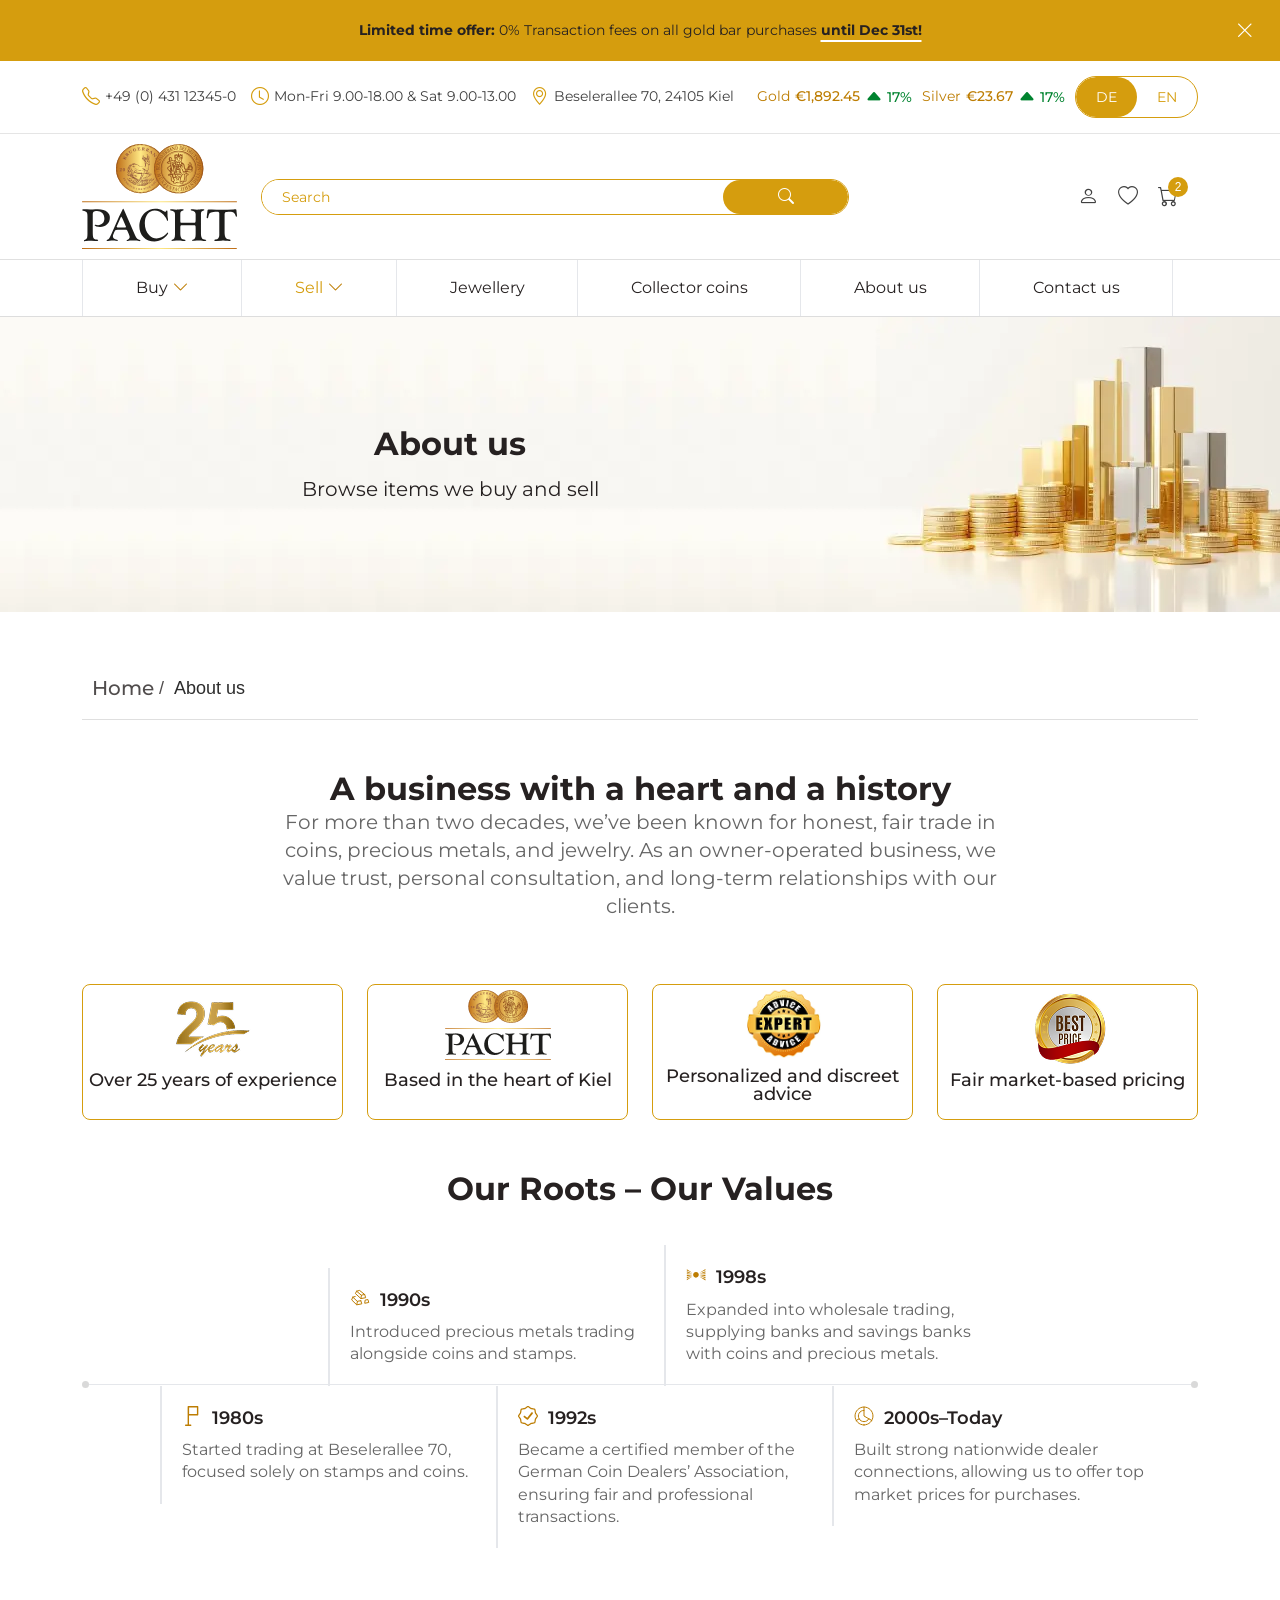
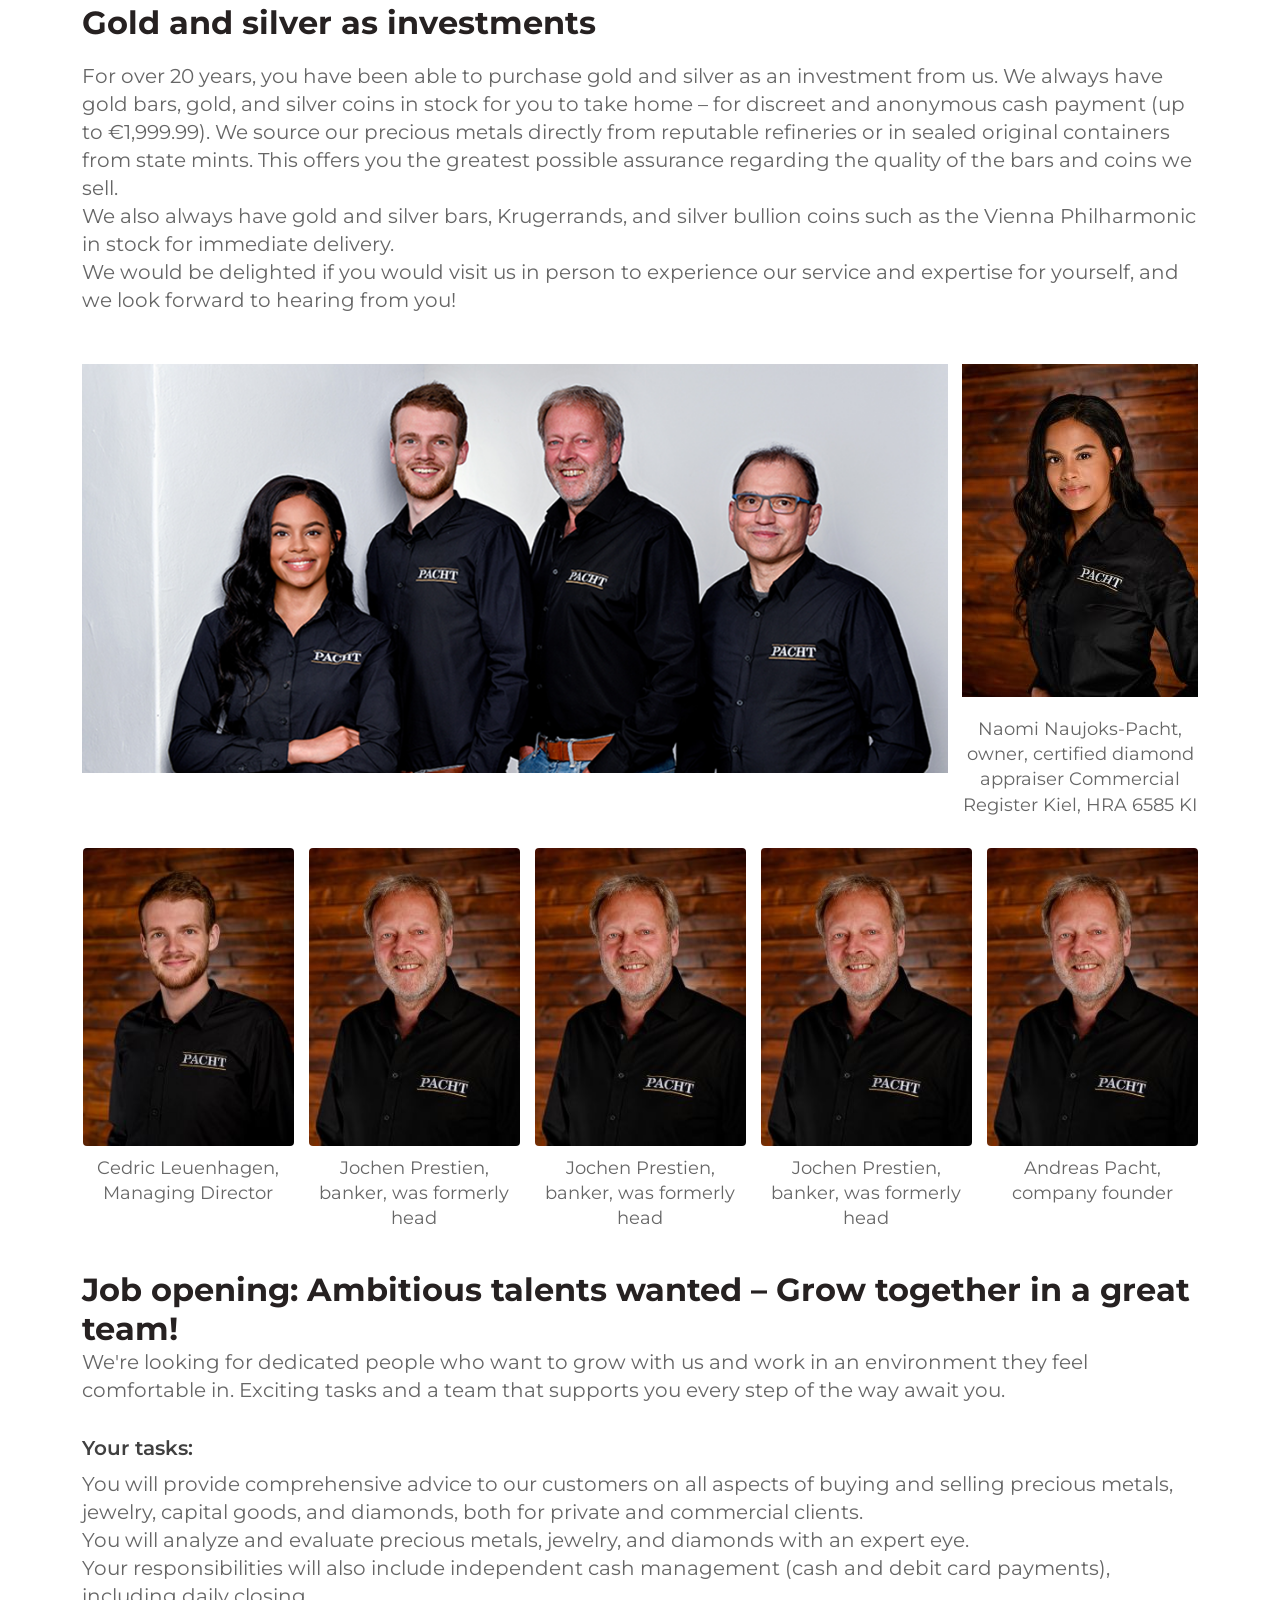
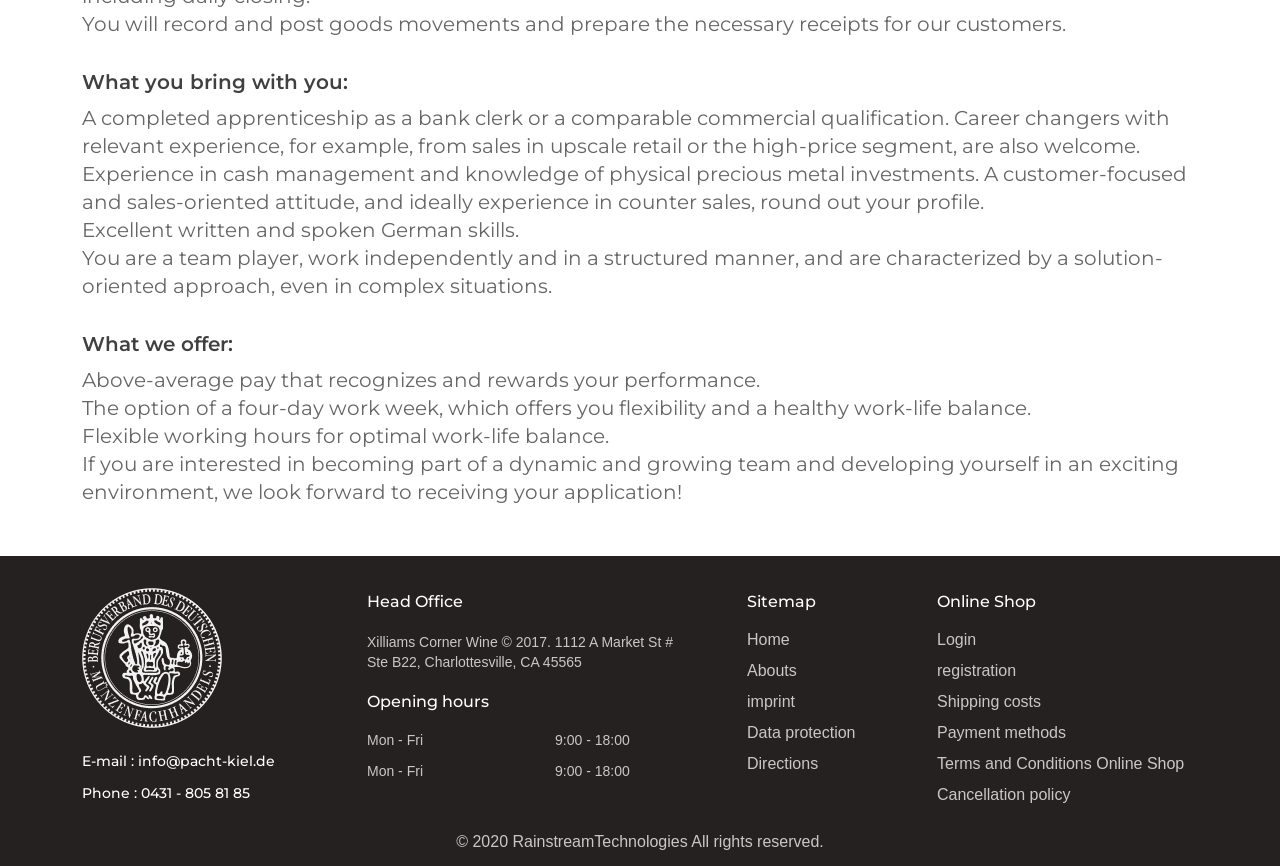
<file: about-us.html>
<!DOCTYPE html>
<html lang="en">

<head>
  <meta charset="UTF-8" />
  <meta name="viewport" content="width=device-width, initial-scale=1.0" />
  <title>About us</title>
  <link rel="stylesheet" href="./css/bootstrap.min.css" />
  <link rel="stylesheet" href="./css/bootstrap-icons.min.css" />
  <link rel="stylesheet" href="https://unpkg.com/swiper/swiper-bundle.min.css" />
  <link rel="stylesheet" href="./css/style.css" />
  <link rel="stylesheet" href="./css/responsive.css" />
</head>

<body>
  <header class="header-section">
    <div class="header-top">
      <p class="offer-tag-line">
        <strong> Limited time offer:</strong> 0% Transaction fees on all gold
        bar purchases <strong> until Dec 31st!</strong>
      </p>
      <div class="offer-close-btn">
        <button class="close-btn" onclick="closeOffer()">
          <i class="bi bi-x-lg"></i>
        </button>
      </div>
    </div>
    <div class="main-header-part">
      <div class="info-bar-section">
        <div class="container">
          <div class="row">
            <div class="col-md-12">
              <div class="info-bar">
                <!-- Contact Info -->
                <div class="info-group">
                  <div class="info-item">
                    <i class="bi bi-telephone"></i>
                    <span>+49 (0) 431 12345-0</span>
                  </div>
                  <div class="info-item">
                    <i class="bi bi-clock"></i>
                    <span>Mon-Fri 9.00-18.00 & Sat 9.00-13.00</span>
                  </div>
                  <div class="info-item">
                    <i class="bi bi-geo-alt"></i>
                    <span>Beselerallee 70, 24105 Kiel</span>
                  </div>
                </div>

                <!-- Gold & Silver Prices -->
                <div class="price-group">
                  <div class="price-item">
                    <span class="name">Gold</span>
                    <span class="price-number">€1,892.45</span>
                    <div class="change">
                      <i class="bi bi-caret-up-fill"></i>
                      <span class="up">17%</span>
                    </div>
                  </div>
                  <div class="price-item">
                    <span class="name">Silver</span>
                    <span class="price-number">€23.67</span>
                    <div class="change">
                      <i class="bi bi-caret-up-fill"></i>
                      <span class="up">17%</span>
                    </div>
                  </div>

                  <!-- Language Switch -->
                  <div class="language-switch">
                    <button id="deBtn" class="active">DE</button>
                    <button id="enBtn">EN</button>
                  </div>
                </div>
              </div>
            </div>
          </div>
        </div>
      </div>
      <div class="logo-area">
        <div class="container">
          <div class="row">
            <div class="col-md-12">
              <div class="logo-part-navbar">
                <div class="logo">
                  <img src="./images/main-logo.svg" alt="logo" width="155" height="105" loading="lazy"
                    class="img-fluid" />
                  <div class="search-bar">
                    <input type="text" placeholder="Search" />
                    <button><i class="bi bi-search"></i></button>
                  </div>
                </div>

                <div class="icons">
                  <div class="icon">
                    <a href="#"><i class="bi bi-person"></i></a>
                  </div>
                  <div class="icon">
                    <a href="#"><i class="bi bi-heart"></i></a>
                  </div>
                  <div class="icon">
                    <a href="#"><i class="bi bi-cart"></i></a>
                    <span class="cart-badge">2</span>
                  </div>
                  <div class="icon">
                    <i id="menuIcon" class="bi bi-list menu-icon" onclick="toggleMenu()"></i>
                  </div>
                </div>
              </div>
            </div>
          </div>
        </div>
      </div>
      <nav>
        <div class="container">
          <div class="row">
            <div class="col-md-12">
              <div class="nav-container">
                <!-- Mobile Menu Icon -->

                <ul class="nav-links" id="navLinks">
                  <!-- Buy Menu -->
                  <li>
                    <div class="menu-title">
                      <a href="#" active>Buy</a>
                      <i class="bi bi-chevron-down arrow" onclick="toggleDropdown(this)"></i>
                    </div>
                    <ul class="dropdown-menu-header">
                      <li><a href="#">Gold</a></li>
                      <li><a href="#">Silver</a></li>
                    </ul>
                  </li>

                  <!-- Sell Menu -->
                  <li>
                    <div class="menu-title">
                      <a href="#" class="active">Sell</a>
                      <i class="bi bi-chevron-down arrow" onclick="toggleDropdown(this)"></i>
                    </div>
                    <ul class="dropdown-menu-header">
                      <li class="group-heading">Gold</li>
                      <li><a href="#">Gold coins</a></li>
                      <li class="active"><a href="#">Gold bars</a></li>

                      <li class="group-heading">Silver</li>
                      <li><a href="#">Silver coins</a></li>
                      <li><a href="#">Silver bars</a></li>
                    </ul>
                  </li>

                  <li><a href="#">Jewellery</a></li>
                  <li><a href="#">Collector coins</a></li>
                  <li><a href="#">About us</a></li>
                  <li><a href="#">Contact us</a></li>
                </ul>
              </div>
            </div>
          </div>
        </div>
      </nav>
    </div>
    <div class="fixed-header-part">
      <div class="inner-header-part">
        <div class="logo-part-navbar-fixed">
          <div class="container">
            <div class="row">
              <div class="col-md-12">
                <div class="fixed-on-scroll">
                  <div class="logo-part">
                    <img src="./images/main-logo.svg" alt="logo" width="155" height="105" loading="lazy"
                      class="img-fluid" />
                  </div>
                  <div class="fixed-header-content">
                    <div class="info-bar-section">
                      <div class="container">
                        <div class="row">
                          <div class="col-md-12 px-0">
                            <div class="info-bar">
                              <!-- Contact Info -->
                              <div class="info-group">
                                <div class="info-item">
                                  <i class="bi bi-telephone"></i>
                                  <span>+49 (0) 431 12345-0</span>
                                </div>
                                <div class="info-item">
                                  <i class="bi bi-clock"></i>
                                  <span>Mon-Fri 9.00-18.00 & Sat 9.00-13.00</span>
                                </div>
                                <div class="info-item">
                                  <i class="bi bi-geo-alt"></i>
                                  <span>Beselerallee 70, 24105 Kiel</span>
                                </div>
                              </div>

                              <!-- Gold & Silver Prices -->
                              <div class="price-group">
                                <div class="price-item">
                                  <span class="name">Gold</span>
                                  <span class="price-number">€1,892.45</span>
                                  <div class="change">
                                    <i class="bi bi-caret-up-fill"></i>
                                    <span class="up">17%</span>
                                  </div>
                                </div>
                                <div class="price-item">
                                  <span class="name">Silver</span>
                                  <span class="price-number">€23.67</span>
                                  <div class="change">
                                    <i class="bi bi-caret-up-fill"></i>
                                    <span class="up">17%</span>
                                  </div>
                                </div>

                                <!-- Language Switch -->
                                <div class="language-switch">
                                  <button id="deBtn" class="active">
                                    DE
                                  </button>
                                  <button id="enBtn">EN</button>
                                </div>
                              </div>
                            </div>
                          </div>
                        </div>
                      </div>
                    </div>
                    <nav>
                      <div class="container">
                        <div class="row">
                          <div class="col-md-12 px-0 navbar-header-fixed-part">
                            <div class="nav-container">
                              <!-- Mobile Menu Icon -->
                              <i id="menuIconfix" class="bi bi-list menu-icon" onclick="togglefixMenu()"></i>

                              <ul class="nav-links" id="navlinksfix">
                                <!-- Buy Menu -->
                                <li>
                                  <div class="menu-title">
                                    <a href="#" active>Buy</a>
                                    <i class="bi bi-chevron-down arrow" onclick="toggleFixDropdown(this)"></i>
                                  </div>
                                  <ul class="dropdown-menu-header">
                                    <li><a href="#">Gold</a></li>
                                    <li><a href="#">Silver</a></li>
                                  </ul>
                                </li>

                                <!-- Sell Menu -->
                                <li>
                                  <div class="menu-title">
                                    <a href="#" class="active">Sell</a>
                                    <i class="bi bi-chevron-down arrow" onclick="toggleFixDropdown(this)"></i>
                                  </div>
                                  <ul class="dropdown-menu-header">
                                    <li class="group-heading">Gold</li>
                                    <li><a href="#">Gold coins</a></li>
                                    <li class="active">
                                      <a href="#">Gold bars</a>
                                    </li>

                                    <li class="group-heading">Silver</li>
                                    <li><a href="#">Silver coins</a></li>
                                    <li><a href="#">Silver bars</a></li>
                                  </ul>
                                </li>

                                <li><a href="#">Jewellery</a></li>
                                <li><a href="#">Collector coins</a></li>
                                <li><a href="#">About us</a></li>
                                <li><a href="#">Contact us</a></li>
                              </ul>
                              <div class="icons">
                                <div class="icon">
                                  <a href="#"><i class="bi bi-person"></i></a>
                                </div>
                                <div class="icon">
                                  <a href="#"><i class="bi bi-heart"></i></a>
                                </div>
                                <div class="icon">
                                  <a href="#"><i class="bi bi-cart"></i></a>
                                  <span class="cart-badge">2</span>
                                </div>
                                <div class="icon">
                                  <a href="javascript:void(0)" onclick="toggleSearchBar()"><i
                                      class="bi bi-search"></i></a>
                                </div>
                              </div>
                              <!-- Search Bar -->
                              <div class="toggle-search-bar-part" id="searchBar">
                                <div class="search-bar">
                                  <input type="text" placeholder="Search" />
                                  <button>
                                    <i class="bi bi-search"></i>
                                  </button>
                                </div>
                              </div>
                            </div>
                          </div>
                        </div>
                      </div>
                    </nav>
                  </div>
                </div>
              </div>
            </div>
          </div>
        </div>
      </div>
    </div>
  </header>
  <main>
    <section class="banner-section product-page-banner">
      <div class="container">
        <div class="row">
          <div class="col-md-8">
            <div class="banner-content-part">
              <h1 class="page-name">About us</h1>
              <p class="page-heading-description">
                Browse items we buy and sell
              </p>
            </div>
          </div>
        </div>
      </div>
    </section>

    <section class="breadcrumb-section">
      <div class="container">
        <div class="row">
          <div class="col-md-12">
            <div class="breadcrumb">
              <ul>
                <li><a href="#">Home</a></li>
                <li class="active">About us</li>
              </ul>
            </div>
          </div>
        </div>
      </div>
    </section>

    <section class="business-with-heart-section">
      <div class="container">
        <div class="row mb-4 mb-lg-5">
          <div class="col-md-8 mx-auto">
            <h2 class="section-heading text-center">
              A business with a heart and a history
            </h2>
            <p class="content-para">
              For more than two decades, we’ve been known for honest, fair
              trade in coins, precious metals, and jewelry. As an
              owner-operated business, we value trust, personal consultation,
              and long-term relationships with our clients.
            </p>
          </div>
        </div>
        <div class="row">
          <div class="col-md-6 col-lg-3 mb-4 mb-lg-0">
            <div class="achivement-box d-flex h-100 flex-column">
              <div class="image-part">
                <img src="./images/achievement/25-year.png" class="img-fluid" width="150" height="80" loading="lazy" />
              </div>
              <div class="text-part">
                <p>Over 25 years of experience</p>
              </div>
            </div>
          </div>
          <div class="col-md-6 col-lg-3 mb-4 mb-lg-0">
            <div class="achivement-box d-flex h-100 flex-column">
              <div class="image-part">
                <img src="./images/achievement/pacht.png" class="img-fluid" width="150" height="80" loading="lazy" />
              </div>
              <div class="text-part">
                <p>Based in the heart of Kiel</p>
              </div>
            </div>
          </div>
          <div class="col-md-6 col-lg-3 mb-4 mb-lg-0">
            <div class="achivement-box d-flex h-100 flex-column">
              <div class="image-part">
                <img src="./images/achievement/expert.png" class="img-fluid" width="150" height="80" loading="lazy" />
              </div>
              <div class="text-part">
                <p>Personalized and discreet advice</p>
              </div>
            </div>
          </div>
          <div class="col-md-6 col-lg-3 mb-4 mb-lg-0">
            <div class="achivement-box d-flex h-100 flex-column">
              <div class="image-part">
                <img src="./images/achievement/best-price.png" class="img-fluid" width="150" height="80"
                  loading="lazy" />
              </div>
              <div class="text-part">
                <p>Fair market-based pricing</p>
              </div>
            </div>
          </div>
        </div>
      </div>
    </section>

    <section class="history-part-section section-margin-bottom">
      <div class="container">
        <div class="row">
          <div class="col-md-12">
            <h2 class="section-heading text-center">Our Roots – Our Values</h2>
          </div>
        </div>
        <div class="row">
          <div class="col-md-12">
            <div class="app-timeline-wrapper">
              <div class="app-timeline">
                <span class="app-timeline-display-line"></span>
                <div class="app-timeline-card-wrapper app-timeline-card-align-bottom app-timeline-red-box">
                  <div class="app-time-line-card">
                    <div class="timeline-year-box">
                      <img src="./images/history/1980-icon.svg" alt="logo" width="20" height="20" />
                      <h3 class="year">1980s</h3>
                    </div>
                    <p class="timeline-text">
                      Started trading at Beselerallee 70, focused solely on
                      stamps and coins.
                    </p>
                  </div>
                </div>
                <div class="app-timeline-card-wrapper app-timeline-card-align-top app-timeline-green-box">
                  <div class="app-time-line-card">
                    <div class="timeline-year-box">
                      <img src="./images/history/1990-icon.svg" alt="logo" width="20" height="20" />
                      <h3 class="year">1990s</h3>
                    </div>
                    <p class="timeline-text">
                      Introduced precious metals trading alongside coins and stamps.
                    </p>
                  </div>
                </div>
                <div class="app-timeline-card-wrapper app-timeline-card-align-bottom app-timeline-blue-box">
                  <div class="app-time-line-card">
                    <div class="timeline-year-box">
                      <img src="./images/history/1992-icon.svg" alt="logo" width="20" height="20" />
                      <h3 class="year">1992s</h3>
                    </div>
                    <p class="timeline-text">
                      Became a certified member of the German Coin Dealers’ Association, ensuring fair and professional
                      transactions.
                    </p>
                  </div>
                </div>
                <div class="app-timeline-card-wrapper app-timeline-card-align-top app-timeline-yellow-box">
                 <div class="app-time-line-card">
                    <div class="timeline-year-box">
                      <img src="./images/history/1998-icon.svg" alt="logo" width="20" height="20" />
                      <h3 class="year">1998s</h3>
                    </div>
                    <p class="timeline-text">
                     Expanded into wholesale trading, supplying banks and savings banks with coins and precious metals.
                    </p>
                  </div>
                </div>
                <div class="app-timeline-card-wrapper app-timeline-card-align-bottom">
                 <div class="app-time-line-card">
                    <div class="timeline-year-box">
                      <img src="./images/history/2000-icon.svg" alt="logo" width="20" height="20" />
                      <h3 class="year">2000s–Today</h3>
                    </div>
                    <p class="timeline-text">
                     Built strong nationwide dealer connections, allowing us to offer top market prices for purchases.
                    </p>
                  </div>
                </div>
              </div>
            </div>
          </div>
        </div>
      </div>
    </section>

    <section class="gold-sliver-investment-section">
      <div class="container">
        <div class="row section-margin-bottom">
          <div class="com-md-12">
            <h2 class="section-heading">Gold and silver as investments</h2>
            <p class="content-para">
              For over 20 years, you have been able to purchase gold and
              silver as an investment from us. We always have gold bars, gold,
              and silver coins in stock for you to take home – for discreet
              and anonymous cash payment (up to €1,999.99). We source our
              precious metals directly from reputable refineries or in sealed
              original containers from state mints. This offers you the
              greatest possible assurance regarding the quality of the bars
              and coins we sell.
            </p>
            <p class="content-para">
              We also always have gold and silver bars, Krugerrands, and
              silver bullion coins such as the Vienna Philharmonic in stock
              for immediate delivery.
            </p>
            <p class="content-para">
              We would be delighted if you would visit us in person to
              experience our service and expertise for yourself, and we look
              forward to hearing from you!
            </p>
          </div>
        </div>
        <div class="row">
          <div class="col-md-12">
            <div class="team-section">
              <div class="team-photo">
                <img src="./images/main-team-image.png" alt="Team Group Photo" width="989" height="467" loading="lazy"
                  class="img-fluid" />
              </div>
              <div class="team-owner">
                <img src="./images/Naomi.png" alt="Owner Photo" width="236" height="333" loading="lazy"
                  class="img-fluid" />
                <p>
                  Naomi Naujoks-Pacht, owner, certified diamond appraiser
                  Commercial Register Kiel, HRA 6585 KI
                </p>
              </div>
            </div>
          </div>
        </div>

        <div class="row">
          <div class="col-md-12">
            <div class="team-container">
              <div class="team-member">
                <img src="./images/Cedric.png" alt="Cedric Leuenhagen" />
                <p>Cedric Leuenhagen,<br />Managing Director</p>
              </div>

              <div class="team-member">
                <img src="./images/Jochen.png" alt="Jochen Prestien" />
                <p>Jochen Prestien,<br />banker, was formerly head</p>
              </div>

              <div class="team-member">
                <img src="./images/Jochen.png" alt="Jochen Prestien" />
                <p>Jochen Prestien,<br />banker, was formerly head</p>
              </div>

              <div class="team-member">
                <img src="./images/Jochen.png" alt="Jochen Prestien" />
                <p>Jochen Prestien,<br />banker, was formerly head</p>
              </div>

              <div class="team-member">
                <img src="./images/Jochen.png" alt="Andreas Pacht" />
                <p>Andreas Pacht,<br />company founder</p>
              </div>
            </div>
          </div>
        </div>
      </div>
    </section>

    <section class="job-opening-section section-margin-bottom">
      <div class="container">
        <div class="row">
          <div class="col-md-12">
            <h2 class="section-heading">
              Job opening: Ambitious talents wanted – Grow together in a great
              team!
            </h2>
            <p class="content-para">
              We're looking for dedicated people who want to grow with us and
              work in an environment they feel comfortable in. Exciting tasks
              and a team that supports you every step of the way await you.
            </p>
          </div>

          <div class="details-part">
            <h3 class="heading-part">Your tasks:</h3>
            <ul class="details-list">
              <li>
                You will provide comprehensive advice to our customers on all
                aspects of buying and selling precious metals, jewelry,
                capital goods, and diamonds, both for private and commercial
                clients.
              </li>
              <li>
                You will analyze and evaluate precious metals, jewelry, and
                diamonds with an expert eye.
              </li>
              <li>
                Your responsibilities will also include independent cash
                management (cash and debit card payments), including daily
                closing.
              </li>
              <li>
                You will record and post goods movements and prepare the
                necessary receipts for our customers.
              </li>
            </ul>
          </div>
          <div class="details-part">
            <h3 class="heading-part">What you bring with you:</h3>
            <ul class="details-list">
              <li>
                A completed apprenticeship as a bank clerk or a comparable
                commercial qualification. Career changers with relevant
                experience, for example, from sales in upscale retail or the
                high-price segment, are also welcome.
              </li>
              <li>
                Experience in cash management and knowledge of physical
                precious metal investments. A customer-focused and
                sales-oriented attitude, and ideally experience in counter
                sales, round out your profile.
              </li>
              <li>Excellent written and spoken German skills.</li>
              <li>
                You are a team player, work independently and in a structured
                manner, and are characterized by a solution-oriented approach,
                even in complex situations.
              </li>
            </ul>
          </div>
          <div class="details-part">
            <h3 class="heading-part">What we offer:</h3>
            <ul class="details-list">
              <li>
                Above-average pay that recognizes and rewards your
                performance.
              </li>
              <li>
                The option of a four-day work week, which offers you
                flexibility and a healthy work-life balance.
              </li>
              <li>Flexible working hours for optimal work-life balance.</li>
              <li>
                If you are interested in becoming part of a dynamic and
                growing team and developing yourself in an exciting
                environment, we look forward to receiving your application!
              </li>
            </ul>
          </div>
        </div>
      </div>
    </section>
  </main>

  <footer class="footer-section">
    <div class="container">
      <div class="row footer-links-row">
        <div class="col-lg-3 col-sm-6 mb-4 mb-sm-0">
          <div class="footer-logo-part">
            <img src="./images/Footer_logo.png" width="140" height="140px" alt="footer logo" loading="lazy" />
          </div>
          <div class="contact-info-div">
            <p>
              E-mail :
              <span>
                <a href="mailto:info@pacht-kiel.de">info@pacht-kiel.de</a></span>
            </p>
            <p>
              Phone :
              <span>
                <a href="tel:0431 - 805 81 85">0431 - 805 81 85</a></span>
            </p>
          </div>
        </div>
        <div class="col-lg-4 col-sm-6 mb-4 mb-sm-0">
          <div class="office-address">
            <h4 class="footer-link-heading">Head Office</h4>
            <p>
              Xilliams Corner Wine © 2017. 1112 A Market St # Ste B22,
              Charlottesville, CA 45565
            </p>
          </div>
          <div class="office-timing">
            <h4 class="footer-link-heading">Opening hours</h4>
            <div class="day">
              <span>Mon - Fri </span>
              <span> 9:00 - 18:00</span>
            </div>
            <div class="day">
              <span>Mon - Fri </span>
              <span> 9:00 - 18:00</span>
            </div>
          </div>
        </div>
        <div class="col-lg-2 col-sm-6 mb-4 mb-sm-0">
          <h4 class="footer-link-heading">Sitemap</h4>
          <ul class="pages-links">
            <li><a href="#">Home</a></li>
            <li><a href="#">Abouts</a></li>
            <li><a href="#">imprint</a></li>
            <li><a href="#">Data protection</a></li>
            <li><a href="#">Directions</a></li>
          </ul>
        </div>
        <div class="col-lg-3 col-sm-6 mb-4 mb-sm-0">
          <h4 class="footer-link-heading">Online Shop</h4>
          <ul class="pages-links">
            <li><a href="#">Login</a></li>
            <li><a href="#">registration</a></li>
            <li><a href="#">Shipping costs</a></li>
            <li><a href="#">Payment methods</a></li>
            <li><a href="#">Terms and Conditions Online Shop</a></li>
            <li><a href="#">Cancellation policy</a></li>
          </ul>
        </div>
      </div>
      <div class="row copyrightrow">
        <div class="col-md-12 text-center">
          <p>© 2020 RainstreamTechnologies All rights reserved.</p>
        </div>
      </div>
    </div>
  </footer>

  <script src="./js/bootstrap.bundle.min.js"></script>
  <script src="https://d3js.org/d3.v7.min.js"></script>
  <!-- Swiper JS -->
  <script src="https://unpkg.com/swiper/swiper-bundle.min.js"></script>
  <script src="./js/script.js"></script>
  <script>
    // Toggle function to show/hide search bar
  </script>
</body>

</html>
</file>
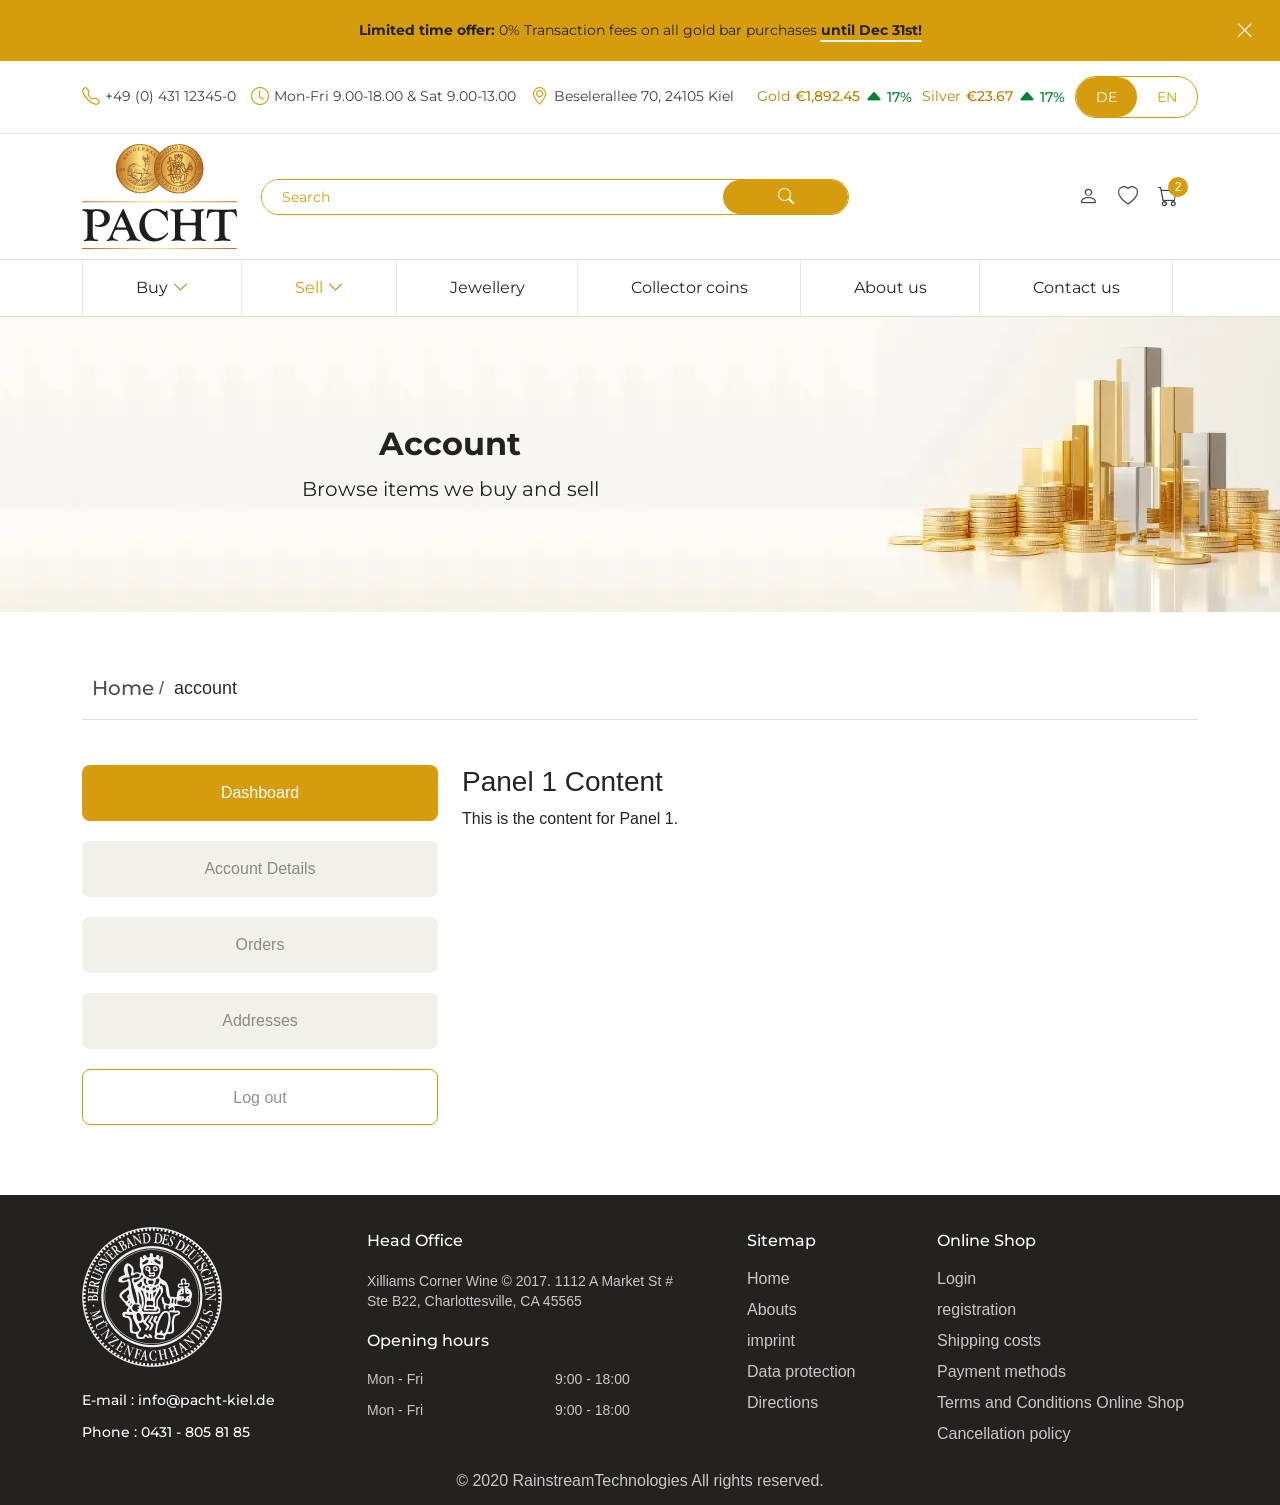
<file: account.html>
<!DOCTYPE html>
<html lang="en">

<head>
  <meta charset="UTF-8" />
  <meta name="viewport" content="width=device-width, initial-scale=1.0" />
  <title>Account page</title>
  <link rel="stylesheet" href="./css/bootstrap.min.css" />
  <link rel="stylesheet" href="./css/bootstrap-icons.min.css" />
  <!-- Swiper CSS -->
  <link rel="stylesheet" href="https://unpkg.com/swiper/swiper-bundle.min.css" />
  <link rel="stylesheet" href="./css/style.css" />

  <link rel="stylesheet" href="./css/responsive.css" />
</head>

<body>
  <header class="header-section">
    <div class="header-top">
      <p class="offer-tag-line">
        <strong> Limited time offer:</strong> 0% Transaction fees on all gold
        bar purchases <strong> until Dec 31st!</strong>
      </p>
      <div class="offer-close-btn">
        <button class="close-btn" onclick="closeOffer()">
          <i class="bi bi-x-lg"></i>
        </button>
      </div>
    </div>
    <div class="main-header-part">
      <div class="info-bar-section">
        <div class="container">
          <div class="row">
            <div class="col-md-12">
              <div class="info-bar">
                <!-- Contact Info -->
                <div class="info-group">
                  <div class="info-item">
                    <i class="bi bi-telephone"></i>
                    <span>+49 (0) 431 12345-0</span>
                  </div>
                  <div class="info-item">
                    <i class="bi bi-clock"></i>
                    <span>Mon-Fri 9.00-18.00 & Sat 9.00-13.00</span>
                  </div>
                  <div class="info-item">
                    <i class="bi bi-geo-alt"></i>
                    <span>Beselerallee 70, 24105 Kiel</span>
                  </div>
                </div>

                <!-- Gold & Silver Prices -->
                <div class="price-group">
                  <div class="price-item">
                    <span class="name">Gold</span>
                    <span class="price-number">€1,892.45</span>
                    <div class="change">
                      <i class="bi bi-caret-up-fill"></i>
                      <span class="up">17%</span>
                    </div>
                  </div>
                  <div class="price-item">
                    <span class="name">Silver</span>
                    <span class="price-number">€23.67</span>
                    <div class="change">
                      <i class="bi bi-caret-up-fill"></i>
                      <span class="up">17%</span>
                    </div>
                  </div>

                  <!-- Language Switch -->
                  <div class="language-switch">
                    <button id="deBtn" class="active">DE</button>
                    <button id="enBtn">EN</button>
                  </div>
                </div>
              </div>
            </div>
          </div>
        </div>
      </div>
      <div class="logo-area">
        <div class="container">
          <div class="row">
            <div class="col-md-12">
              <div class="logo-part-navbar">
                <div class="logo">
                  <img src="./images/main-logo.svg" alt="logo" width="155" height="105" loading="lazy"
                    class="img-fluid" />
                  <div class="search-bar">
                    <input type="text" placeholder="Search" />
                    <button><i class="bi bi-search"></i></button>
                  </div>
                </div>

                <div class="icons">
                  <div class="icon">
                    <a href="#"><i class="bi bi-person"></i></a>
                  </div>
                  <div class="icon">
                    <a href="#"><i class="bi bi-heart"></i></a>
                  </div>
                  <div class="icon">
                    <a href="#"><i class="bi bi-cart"></i></a>
                    <span class="cart-badge">2</span>
                  </div>
                  <div class="icon">
                    <i id="menuIcon" class="bi bi-list menu-icon" onclick="toggleMenu()"></i>
                  </div>
                </div>
              </div>
            </div>
          </div>
        </div>
      </div>
      <nav>
        <div class="container">
          <div class="row">
            <div class="col-md-12">
              <div class="nav-container">
                <!-- Mobile Menu Icon -->

                <ul class="nav-links" id="navLinks">
                  <!-- Buy Menu -->
                  <li>
                    <div class="menu-title">
                      <a href="#" active>Buy</a>
                      <i class="bi bi-chevron-down arrow" onclick="toggleDropdown(this)"></i>
                    </div>
                    <ul class="dropdown-menu-header">
                      <li><a href="#">Gold</a></li>
                      <li><a href="#">Silver</a></li>
                    </ul>
                  </li>

                  <!-- Sell Menu -->
                  <li>
                    <div class="menu-title">
                      <a href="#" class="active">Sell</a>
                      <i class="bi bi-chevron-down arrow" onclick="toggleDropdown(this)"></i>
                    </div>
                    <ul class="dropdown-menu-header">
                      <li class="group-heading">Gold</li>
                      <li><a href="#">Gold coins</a></li>
                      <li class="active"><a href="#">Gold bars</a></li>

                      <li class="group-heading">Silver</li>
                      <li><a href="#">Silver coins</a></li>
                      <li><a href="#">Silver bars</a></li>
                    </ul>
                  </li>

                  <li><a href="#">Jewellery</a></li>
                  <li><a href="#">Collector coins</a></li>
                  <li><a href="#">About us</a></li>
                  <li><a href="#">Contact us</a></li>
                </ul>
              </div>
            </div>
          </div>
        </div>
      </nav>
    </div>
    <div class="fixed-header-part">
      <div class="inner-header-part">
        <div class="logo-part-navbar-fixed">
          <div class="container">
            <div class="row">
              <div class="col-md-12">
                <div class="fixed-on-scroll">
                  <div class="logo-part">
                    <img src="./images/main-logo.svg" alt="logo" width="155" height="105" loading="lazy"
                      class="img-fluid" />
                  </div>
                  <div class="fixed-header-content">
                    <div class="info-bar-section">
                      <div class="container">
                        <div class="row">
                          <div class="col-md-12 px-0">
                            <div class="info-bar">
                              <!-- Contact Info -->
                              <div class="info-group">
                                <div class="info-item">
                                  <i class="bi bi-telephone"></i>
                                  <span>+49 (0) 431 12345-0</span>
                                </div>
                                <div class="info-item">
                                  <i class="bi bi-clock"></i>
                                  <span>Mon-Fri 9.00-18.00 & Sat 9.00-13.00</span>
                                </div>
                                <div class="info-item">
                                  <i class="bi bi-geo-alt"></i>
                                  <span>Beselerallee 70, 24105 Kiel</span>
                                </div>
                              </div>

                              <!-- Gold & Silver Prices -->
                              <div class="price-group">
                                <div class="price-item">
                                  <span class="name">Gold</span>
                                  <span class="price-number">€1,892.45</span>
                                  <div class="change">
                                    <i class="bi bi-caret-up-fill"></i>
                                    <span class="up">17%</span>
                                  </div>
                                </div>
                                <div class="price-item">
                                  <span class="name">Silver</span>
                                  <span class="price-number">€23.67</span>
                                  <div class="change">
                                    <i class="bi bi-caret-up-fill"></i>
                                    <span class="up">17%</span>
                                  </div>
                                </div>

                                <!-- Language Switch -->
                                <div class="language-switch">
                                  <button id="deBtn" class="active">
                                    DE
                                  </button>
                                  <button id="enBtn">EN</button>
                                </div>
                              </div>
                            </div>
                          </div>
                        </div>
                      </div>
                    </div>
                    <nav>
                      <div class="container">
                        <div class="row">
                          <div class="col-md-12 px-0 navbar-header-fixed-part">
                            <div class="nav-container">
                              <!-- Mobile Menu Icon -->
                              <i id="menuIconfix" class="bi bi-list menu-icon" onclick="togglefixMenu()"></i>

                              <ul class="nav-links" id="navlinksfix">
                                <!-- Buy Menu -->
                                <li>
                                  <div class="menu-title">
                                    <a href="#" active>Buy</a>
                                    <i class="bi bi-chevron-down arrow" onclick="toggleFixDropdown(this)"></i>
                                  </div>
                                  <ul class="dropdown-menu-header">
                                    <li><a href="#">Gold</a></li>
                                    <li><a href="#">Silver</a></li>
                                  </ul>
                                </li>

                                <!-- Sell Menu -->
                                <li>
                                  <div class="menu-title">
                                    <a href="#" class="active">Sell</a>
                                    <i class="bi bi-chevron-down arrow" onclick="toggleFixDropdown(this)"></i>
                                  </div>
                                  <ul class="dropdown-menu-header">
                                    <li class="group-heading">Gold</li>
                                    <li><a href="#">Gold coins</a></li>
                                    <li class="active">
                                      <a href="#">Gold bars</a>
                                    </li>

                                    <li class="group-heading">Silver</li>
                                    <li><a href="#">Silver coins</a></li>
                                    <li><a href="#">Silver bars</a></li>
                                  </ul>
                                </li>

                                <li><a href="#">Jewellery</a></li>
                                <li><a href="#">Collector coins</a></li>
                                <li><a href="#">About us</a></li>
                                <li><a href="#">Contact us</a></li>
                              </ul>
                              <div class="icons">
                                <div class="icon">
                                  <a href="#"><i class="bi bi-person"></i></a>
                                </div>
                                <div class="icon">
                                  <a href="#"><i class="bi bi-heart"></i></a>
                                </div>
                                <div class="icon">
                                  <a href="#"><i class="bi bi-cart"></i></a>
                                  <span class="cart-badge">2</span>
                                </div>
                                <div class="icon">
                                  <a href="javascript:void(0)" onclick="toggleSearchBar()"><i
                                      class="bi bi-search"></i></a>
                                </div>
                              </div>
                              <!-- Search Bar -->
                              <div class="toggle-search-bar-part" id="searchBar">
                                <div class="search-bar">
                                  <input type="text" placeholder="Search" />
                                  <button>
                                    <i class="bi bi-search"></i>
                                  </button>
                                </div>
                              </div>
                            </div>
                          </div>
                        </div>
                      </div>
                    </nav>
                  </div>
                </div>
              </div>
            </div>
          </div>
        </div>
      </div>
    </div>
  </header>
  <main>


    <section class="banner-section product-page-banner">
      <div class="container">
        <div class="row">
          <div class="col-md-8">
            <div class="banner-content-part">
              <h1 class="page-name">Account</h1>
              <p class="page-heading-description">
                Browse items we buy and sell
              </p>
            </div>
          </div>
        </div>
      </div>
    </section>



    <section class="breadcrumb-section">
      <div class="container">
        <div class="row">
          <div class="col-md-12">
            <div class="breadcrumb">
              <ul>
                <li><a href="#">Home</a></li>
                <li class="active">account</li>
              </ul>
            </div>
          </div>
        </div>
      </div>
    </section>


    <section class="account-tab section-margin-bottom">
      <div class="container">
        <!-- Tabs + Accordion -->
        <div class="row">
          <!-- Sidebar Navigation (Tabs - Desktop) -->
          <div class="col-12 col-lg-4 d-lg-block">
            <div class="nav flex-column nav-pills" id="v-pills-tab" role="tablist" aria-orientation="vertical">
              <a class="nav-link active" data-bs-toggle="pill" href="#panel1">Dashboard</a>
              <a class="nav-link" data-bs-toggle="pill" href="#panel2">Account Details</a>
              <a class="nav-link" data-bs-toggle="pill" href="#panel3">Orders</a>
              <a class="nav-link" data-bs-toggle="pill" href="#panel4">Addresses</a>
              <a class="log-out nav-link" data-bs-toggle="pill" href="#panel5">Log out</a>
            </div>
          </div>

          <!-- Tab Content (Desktop only) -->
          <div class="col-12 col-lg-8  d-lg-block">
            <div class="tab-content">
              <div class="tab-pane fade show active" id="panel1">
                <h3>Panel 1 Content</h3>
                <p>This is the content for Panel 1.</p>
              </div>

              <div class="tab-pane fade" id="panel2">
                <div class="row personal-heading-text">
                  <div class="col-12">
                    <h5>Personal Details</h5>
                  </div>
                </div>
                <div class="row personal-details-form">
                  <div class="col-12 col-md-6 input-images">
                    <label class="form-label">First name</label>
                    <input type="text" class="form-control" placeholder="First name">
                    <img src="images/achievement/iconamoon_edit-light.svg" class="input-icon" alt="icon-image">
                  </div>
                  <div class="col-12 col-md-6 input-images">
                    <label class="form-label">Last name</label>
                    <input type="text" class="form-control" placeholder="Last name">
                    <img src="images/achievement/iconamoon_edit-light.svg" class="input-icon" alt="icon-image">
                  </div>
                  <div class="col-12 col-md-6 input-images">
                    <label class="form-label">Birth date</label>
                    <input type="text" class="form-control" placeholder="05.05.2000">
                    <img src="images/achievement/iconamoon_edit-light.svg" class="input-icon" alt="icon-image">
                  </div>
                  <div class="col-12 col-md-6 input-images">
                    <label class="form-label">Gender</label>
                    <input type="text" class="form-control" placeholder="Male">
                    <img src="images/achievement/iconamoon_edit-light.svg" class="input-icon" alt="icon-image">
                  </div>
                  <div class="col-12 col-md-6 input-images">
                    <label class="form-label">Postal code</label>
                    <input type="text" class="form-control" placeholder="524541">
                    <img src="images/achievement/iconamoon_edit-light.svg" class="input-icon" alt="icon-image">
                  </div>
                  <div class="col-12 col-md-6 input-images">
                    <label class="form-label">Location</label>
                    <input type="text" class="form-control" placeholder="Berlin, Germany">
                    <img src="images/achievement/iconamoon_edit-light.svg" class="input-icon" alt="icon-image">
                  </div>
                  <div class="col-12 input-images">
                    <label class="form-label">Email*</label>
                    <input type="text" class="form-control" placeholder="example@mail.com">
                    <img src="images/achievement/iconamoon_edit-light.svg" class="input-icon" alt="icon-image">
                  </div>
                  <div class="col-12 input-images">
                    <label class="form-label">Phone</label>
                    <input type="text" class="form-control" placeholder="+49 123 456 789">
                    <img src="images/achievement/iconamoon_edit-light.svg" class="input-icon" alt="icon-image">
                  </div>
                  <div class="col-12">
                    <button type="submit" class="btn">Save Details</button>
                  </div>
                </div>

              </div>

              <div class="tab-pane fade" id="panel3">
                 <!-- Orders content 1-->
                    <div class="order-item">
                      <div class="product-content d-flex justify-content-between align-items-center">
                        <div class="d-flex product-images-box">
                          <img src="images/mony.png" class="product-img" alt="Maple Leaf Silver Coin" />
                          <div class="product-info ms-3">
                            <div class="item-title">100 × 1 oz Maple Leaf silver coin</div>
                            <div class="item-subtitle">The Austrian silver ounce has been minted since 2008</div>
                            <a href="#" class="btn-process">In process</a>
                          </div>
                        </div>
                        <div class="item-price">€ 2,891.14</div>
                      </div>
                      <div class="divider-line"></div>
                    </div>
                    <!-- Orders content 2-->
                    <div class="order-item">
                      <div class="product-content d-flex justify-content-between align-items-center">
                        <div class="d-flex product-images-box">
                          <img src="images/mony.png" class="product-img" alt="Maple Leaf Silver Coin" />
                          <div class="product-info ms-3">
                            <div class="item-title">100 × 1 oz Maple Leaf silver coin</div>
                            <div class="item-subtitle">The Austrian silver ounce has been minted since 2008</div>
                            <a href="#" class="btn-process">In process</a>
                          </div>
                        </div>
                        <div class="item-price">€ 2,891.14</div>
                      </div>
                      <div class="divider-line"></div>
                    </div>
                    <!-- Orders content 3-->
                    <div class="order-item">
                      <div class="product-content d-flex justify-content-between align-items-center">
                        <div class="d-flex product-images-box">
                          <img src="images/mony.png" class="product-img" alt="Maple Leaf Silver Coin" />
                          <div class="product-info ms-3">
                            <div class="item-title">100 × 1 oz Maple Leaf silver coin</div>
                            <div class="item-subtitle">The Austrian silver ounce has been minted since 2008</div>
                            <a href="#" class="btn-delivered ">In process</a>
                          </div>
                        </div>
                        <div class="item-price">€ 2,891.14</div>
                      </div>
                      <div class="divider-line"></div>
                    </div>
              </div>

              <div class="tab-pane fade" id="panel4">
                <div class="row personal-heading-text">
                  <div class="col-12">
                    <h5>Billing Address</h5>
                  </div>
                </div>
                <div class="row personal-details-form">
                  <div class="col-12 col-md-6 input-images">
                    <label class="form-label">Postal code</label>
                    <input type="text" class="form-control" placeholder="524541">
                    <img src="images/achievement/iconamoon_edit-light.svg" class="input-icon" alt="">
                  </div>
                  <div class="col-12 col-md-6 input-images">
                    <label class="form-label">Location</label>
                    <input type="text" class="form-control" placeholder="Germany">
                    <img src="images/achievement/iconamoon_edit-light.svg" class="input-icon" alt="">
                  </div>
                  <div class="col-12 input-images">
                    <label class="form-label">Address*</label>
                    <input type="text" class="form-control" placeholder="121 Lorem Ipsum">
                    <img src="images/achievement/iconamoon_edit-light.svg" class="input-icon" alt="">
                  </div>
                  <div class="col-12 input-images">
                    <label class="form-label">Landmark (optional)</label>
                    <input type="text" class="form-control" placeholder="Near City Center">
                    <img src="images/achievement/iconamoon_edit-light.svg" class="input-icon" alt="">
                  </div>
                </div>

                <div class="row personal-heading-text shipping-address">
                  <div class="col-12">
                    <h5>Shipping Address</h5>
                  </div>
                </div>
                <div class="row personal-details-form">
                  <div class="col-12 col-md-6 input-images">
                    <label class="form-label">Postal code</label>
                    <input type="text" class="form-control" placeholder="524541">
                    <img src="images/achievement/iconamoon_edit-light.svg" class="input-icon" alt="">
                  </div>
                  <div class="col-12 col-md-6 input-images">
                    <label class="form-label">Location</label>
                    <input type="text" class="form-control" placeholder="Germany">
                    <img src="images/achievement/iconamoon_edit-light.svg" class="input-icon" alt="">
                  </div>
                  <div class="col-12 input-images">
                    <label class="form-label">Address*</label>
                    <input type="text" class="form-control" placeholder="121 Lorem Ipsum">
                    <img src="images/achievement/iconamoon_edit-light.svg" class="input-icon" alt="">
                  </div>
                  <div class="col-12 input-images">
                    <label class="form-label">Landmark (optional)</label>
                    <input type="text" class="form-control" placeholder="Near City Center">
                    <img src="images/achievement/iconamoon_edit-light.svg" class="input-icon" alt="">
                  </div>
                  <div class="col-7">
                    <button type="submit" class="shipping-address-btn">Save Details</button>
                  </div>
                </div>
              </div>
            </div>
          </div>
        </div>
      </div>
    </section>


  </main>

  <footer class="footer-section">
    <div class="container">
      <div class="row footer-links-row">
        <div class="col-lg-3 col-sm-6 mb-4 mb-sm-0">
          <div class="footer-logo-part">
            <img src="./images/Footer_logo.png" width="140" height="140px" alt="footer logo" loading="lazy" />
          </div>
          <div class="contact-info-div">
            <p>
              E-mail :
              <span>
                <a href="mailto:info@pacht-kiel.de">info@pacht-kiel.de</a></span>
            </p>
            <p>
              Phone :
              <span>
                <a href="tel:0431 - 805 81 85">0431 - 805 81 85</a></span>
            </p>
          </div>
        </div>
        <div class="col-lg-4 col-sm-6 mb-4 mb-sm-0">
          <div class="office-address">
            <h4 class="footer-link-heading">Head Office</h4>
            <p>
              Xilliams Corner Wine © 2017. 1112 A Market St # Ste B22,
              Charlottesville, CA 45565
            </p>
          </div>
          <div class="office-timing">
            <h4 class="footer-link-heading">Opening hours</h4>
            <div class="day">
              <span>Mon - Fri </span>
              <span> 9:00 - 18:00</span>
            </div>
            <div class="day">
              <span>Mon - Fri </span>
              <span> 9:00 - 18:00</span>
            </div>
          </div>
        </div>
        <div class="col-lg-2 col-sm-6 mb-4 mb-sm-0">
          <h4 class="footer-link-heading">Sitemap</h4>
          <ul class="pages-links">
            <li><a href="#">Home</a></li>
            <li><a href="#">Abouts</a></li>
            <li><a href="#">imprint</a></li>
            <li><a href="#">Data protection</a></li>
            <li><a href="#">Directions</a></li>
          </ul>
        </div>
        <div class="col-lg-3 col-sm-6 mb-4 mb-sm-0">
          <h4 class="footer-link-heading">Online Shop</h4>
          <ul class="pages-links">
            <li><a href="#">Login</a></li>
            <li><a href="#">registration</a></li>
            <li><a href="#">Shipping costs</a></li>
            <li><a href="#">Payment methods</a></li>
            <li><a href="#">Terms and Conditions Online Shop</a></li>
            <li><a href="#">Cancellation policy</a></li>
          </ul>
        </div>
      </div>
      <div class="row copyrightrow">
        <div class="col-md-12 text-center">
          <p>© 2020 RainstreamTechnologies All rights reserved.</p>
        </div>
      </div>
    </div>
  </footer>

  <script src="./js/bootstrap.bundle.min.js"></script>
  <script src="https://d3js.org/d3.v7.min.js"></script>
  <!-- Swiper JS -->
  <script src="https://unpkg.com/swiper/swiper-bundle.min.js"></script>
  <script src="./js/script.js"></script>
  <script>
    // Toggle function to show/hide search bar
  </script>
</body>

</html>
</file>
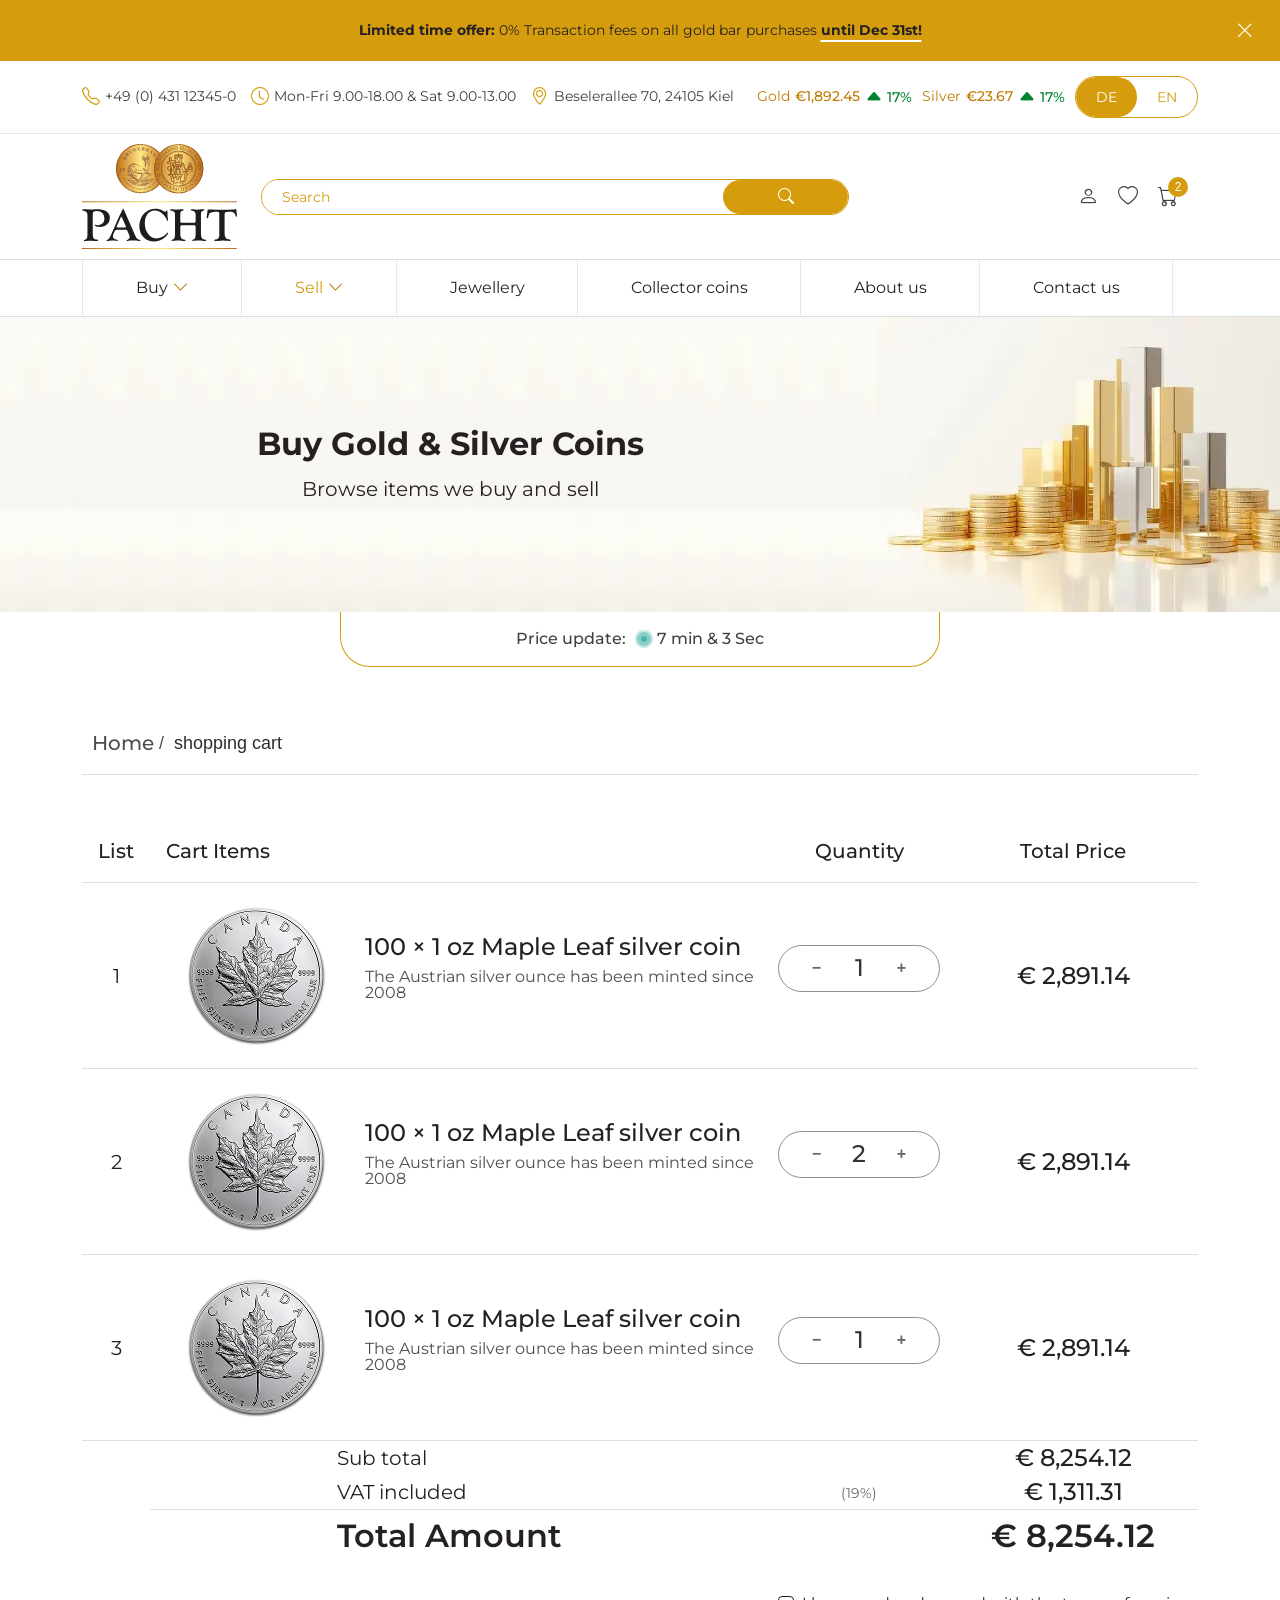
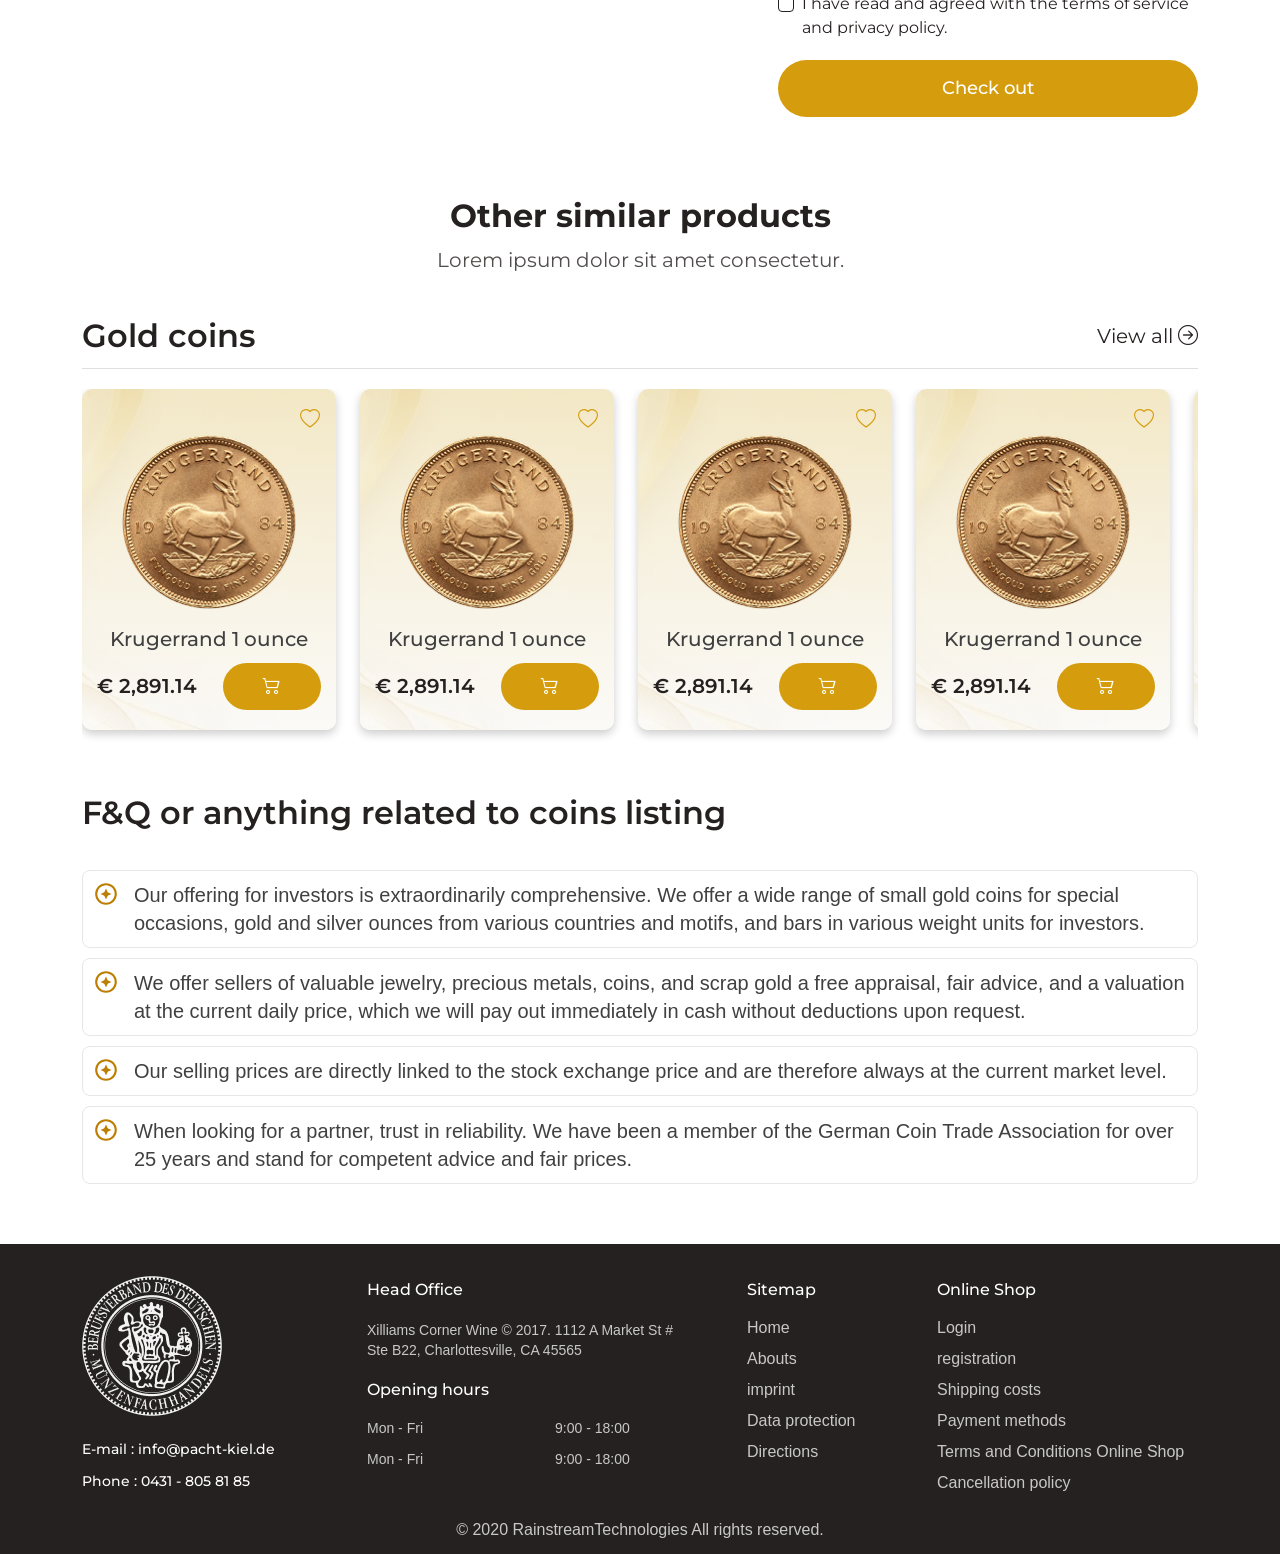
<file: cart-page.html>
<!DOCTYPE html>
<html lang="en">

<head>
  <meta charset="UTF-8" />
  <meta name="viewport" content="width=device-width, initial-scale=1.0" />
  <title>cart page</title>
  <link rel="stylesheet" href="./css/bootstrap.min.css" />
  <link rel="stylesheet" href="./css/bootstrap-icons.min.css" />
  <!-- Swiper CSS -->
  <link rel="stylesheet" href="https://unpkg.com/swiper/swiper-bundle.min.css" />
  <link rel="stylesheet" href="./css/style.css" />

  <link rel="stylesheet" href="./css/responsive.css" />
</head>

<body>
  <header class="header-section">
    <div class="header-top">
      <p class="offer-tag-line">
        <strong> Limited time offer:</strong> 0% Transaction fees on all gold
        bar purchases <strong> until Dec 31st!</strong>
      </p>
      <div class="offer-close-btn">
        <button class="close-btn" onclick="closeOffer()">
          <i class="bi bi-x-lg"></i>
        </button>
      </div>
    </div>
    <div class="main-header-part">
      <div class="info-bar-section">
        <div class="container">
          <div class="row">
            <div class="col-md-12">
              <div class="info-bar">
                <!-- Contact Info -->
                <div class="info-group">
                  <div class="info-item">
                    <i class="bi bi-telephone"></i>
                    <span>+49 (0) 431 12345-0</span>
                  </div>
                  <div class="info-item">
                    <i class="bi bi-clock"></i>
                    <span>Mon-Fri 9.00-18.00 & Sat 9.00-13.00</span>
                  </div>
                  <div class="info-item">
                    <i class="bi bi-geo-alt"></i>
                    <span>Beselerallee 70, 24105 Kiel</span>
                  </div>
                </div>

                <!-- Gold & Silver Prices -->
                <div class="price-group">
                  <div class="price-item">
                    <span class="name">Gold</span>
                    <span class="price-number">€1,892.45</span>
                    <div class="change">
                      <i class="bi bi-caret-up-fill"></i>
                      <span class="up">17%</span>
                    </div>
                  </div>
                  <div class="price-item">
                    <span class="name">Silver</span>
                    <span class="price-number">€23.67</span>
                    <div class="change">
                      <i class="bi bi-caret-up-fill"></i>
                      <span class="up">17%</span>
                    </div>
                  </div>

                  <!-- Language Switch -->
                  <div class="language-switch">
                    <button id="deBtn" class="active">DE</button>
                    <button id="enBtn">EN</button>
                  </div>
                </div>
              </div>
            </div>
          </div>
        </div>
      </div>
      <div class="logo-area">
        <div class="container">
          <div class="row">
            <div class="col-md-12">
              <div class="logo-part-navbar">
                <div class="logo">
                  <img src="./images/main-logo.svg" alt="logo" width="155" height="105" loading="lazy"
                    class="img-fluid" />
                  <div class="search-bar">
                    <input type="text" placeholder="Search" />
                    <button><i class="bi bi-search"></i></button>
                  </div>
                </div>

                <div class="icons">
                  <div class="icon">
                    <a href="#"><i class="bi bi-person"></i></a>
                  </div>
                  <div class="icon">
                    <a href="#"><i class="bi bi-heart"></i></a>
                  </div>
                  <div class="icon">
                    <a href="#"><i class="bi bi-cart"></i></a>
                    <span class="cart-badge">2</span>
                  </div>
                  <div class="icon">
                    <i id="menuIcon" class="bi bi-list menu-icon" onclick="toggleMenu()"></i>
                  </div>
                </div>
              </div>
            </div>
          </div>
        </div>
      </div>
      <nav>
        <div class="container">
          <div class="row">
            <div class="col-md-12">
              <div class="nav-container">
                <!-- Mobile Menu Icon -->

                <ul class="nav-links" id="navLinks">
                  <!-- Buy Menu -->
                  <li>
                    <div class="menu-title">
                      <a href="#" active>Buy</a>
                      <i class="bi bi-chevron-down arrow" onclick="toggleDropdown(this)"></i>
                    </div>
                    <ul class="dropdown-menu-header">
                      <li><a href="#">Gold</a></li>
                      <li><a href="#">Silver</a></li>
                    </ul>
                  </li>

                  <!-- Sell Menu -->
                  <li>
                    <div class="menu-title">
                      <a href="#" class="active">Sell</a>
                      <i class="bi bi-chevron-down arrow" onclick="toggleDropdown(this)"></i>
                    </div>
                    <ul class="dropdown-menu-header">
                      <li class="group-heading">Gold</li>
                      <li><a href="#">Gold coins</a></li>
                      <li class="active"><a href="#">Gold bars</a></li>

                      <li class="group-heading">Silver</li>
                      <li><a href="#">Silver coins</a></li>
                      <li><a href="#">Silver bars</a></li>
                    </ul>
                  </li>

                  <li><a href="#">Jewellery</a></li>
                  <li><a href="#">Collector coins</a></li>
                  <li><a href="#">About us</a></li>
                  <li><a href="#">Contact us</a></li>
                </ul>
              </div>
            </div>
          </div>
        </div>
      </nav>
    </div>
    <div class="fixed-header-part">
      <div class="inner-header-part">
        <div class="logo-part-navbar-fixed">
          <div class="container">
            <div class="row">
              <div class="col-md-12">
                <div class="fixed-on-scroll">
                  <div class="logo-part">
                    <img src="./images/main-logo.svg" alt="logo" width="155" height="105" loading="lazy"
                      class="img-fluid" />
                  </div>
                  <div class="fixed-header-content">
                    <div class="info-bar-section">
                      <div class="container">
                        <div class="row">
                          <div class="col-md-12 px-0">
                            <div class="info-bar">
                              <!-- Contact Info -->
                              <div class="info-group">
                                <div class="info-item">
                                  <i class="bi bi-telephone"></i>
                                  <span>+49 (0) 431 12345-0</span>
                                </div>
                                <div class="info-item">
                                  <i class="bi bi-clock"></i>
                                  <span>Mon-Fri 9.00-18.00 & Sat 9.00-13.00</span>
                                </div>
                                <div class="info-item">
                                  <i class="bi bi-geo-alt"></i>
                                  <span>Beselerallee 70, 24105 Kiel</span>
                                </div>
                              </div>

                              <!-- Gold & Silver Prices -->
                              <div class="price-group">
                                <div class="price-item">
                                  <span class="name">Gold</span>
                                  <span class="price-number">€1,892.45</span>
                                  <div class="change">
                                    <i class="bi bi-caret-up-fill"></i>
                                    <span class="up">17%</span>
                                  </div>
                                </div>
                                <div class="price-item">
                                  <span class="name">Silver</span>
                                  <span class="price-number">€23.67</span>
                                  <div class="change">
                                    <i class="bi bi-caret-up-fill"></i>
                                    <span class="up">17%</span>
                                  </div>
                                </div>

                                <!-- Language Switch -->
                                <div class="language-switch">
                                  <button id="deBtn" class="active">
                                    DE
                                  </button>
                                  <button id="enBtn">EN</button>
                                </div>
                              </div>
                            </div>
                          </div>
                        </div>
                      </div>
                    </div>
                    <nav>
                      <div class="container">
                        <div class="row">
                          <div class="col-md-12 px-0 navbar-header-fixed-part">
                            <div class="nav-container">
                              <!-- Mobile Menu Icon -->
                              <i id="menuIconfix" class="bi bi-list menu-icon" onclick="togglefixMenu()"></i>

                              <ul class="nav-links" id="navlinksfix">
                                <!-- Buy Menu -->
                                <li>
                                  <div class="menu-title">
                                    <a href="#" active>Buy</a>
                                    <i class="bi bi-chevron-down arrow" onclick="toggleFixDropdown(this)"></i>
                                  </div>
                                  <ul class="dropdown-menu-header">
                                    <li><a href="#">Gold</a></li>
                                    <li><a href="#">Silver</a></li>
                                  </ul>
                                </li>

                                <!-- Sell Menu -->
                                <li>
                                  <div class="menu-title">
                                    <a href="#" class="active">Sell</a>
                                    <i class="bi bi-chevron-down arrow" onclick="toggleFixDropdown(this)"></i>
                                  </div>
                                  <ul class="dropdown-menu-header">
                                    <li class="group-heading">Gold</li>
                                    <li><a href="#">Gold coins</a></li>
                                    <li class="active">
                                      <a href="#">Gold bars</a>
                                    </li>

                                    <li class="group-heading">Silver</li>
                                    <li><a href="#">Silver coins</a></li>
                                    <li><a href="#">Silver bars</a></li>
                                  </ul>
                                </li>

                                <li><a href="#">Jewellery</a></li>
                                <li><a href="#">Collector coins</a></li>
                                <li><a href="#">About us</a></li>
                                <li><a href="#">Contact us</a></li>
                              </ul>
                              <div class="icons">
                                <div class="icon">
                                  <a href="#"><i class="bi bi-person"></i></a>
                                </div>
                                <div class="icon">
                                  <a href="#"><i class="bi bi-heart"></i></a>
                                </div>
                                <div class="icon">
                                  <a href="#"><i class="bi bi-cart"></i></a>
                                  <span class="cart-badge">2</span>
                                </div>
                                <div class="icon">
                                  <a href="javascript:void(0)" onclick="toggleSearchBar()"><i
                                      class="bi bi-search"></i></a>
                                </div>
                              </div>
                              <!-- Search Bar -->
                              <div class="toggle-search-bar-part" id="searchBar">
                                <div class="search-bar">
                                  <input type="text" placeholder="Search" />
                                  <button>
                                    <i class="bi bi-search"></i>
                                  </button>
                                </div>
                              </div>
                            </div>
                          </div>
                        </div>
                      </div>
                    </nav>
                  </div>
                </div>
              </div>
            </div>
          </div>
        </div>
      </div>
    </div>
  </header>
  <main>
    <section class="banner-section product-page-banner">
      <div class="container">
        <div class="row">
          <div class="col-md-8">
            <div class="banner-content-part">
              <h1 class="page-name">Buy Gold & Silver Coins</h1>
              <p class="page-heading-description">
                Browse items we buy and sell
              </p>
            </div>
          </div>
        </div>
      </div>
    </section>
    <div class="price-update-time">
      <div class="container">
        <div class="row">
          <div class="col-md-12">
            <div class="price-update">
              <p>
                Price update: <span class="dots_part"></span>7 min & 3 Sec
              </p>
            </div>
          </div>
        </div>
      </div>
    </div>
    <section class="breadcrumb-section">
      <div class="container">
        <div class="row">
          <div class="col-md-12">
            <div class="breadcrumb">
              <ul>
                <li><a href="#">Home</a></li>
                <li class="active">shopping cart</li>
              </ul>
            </div>
          </div>
        </div>
      </div>
    </section>

    <section class="cart-section">
      <div class="container">
        <div class="row">
          <div class="col-md-12">
            <div class="cart-container">
              <div class="table-responsive">
                <table class="table">
                  <thead>
                    <tr>
                      <th>List</th>
                      <th>Cart Items</th>
                      <th>Quantity</th>
                      <th>Total Price</th>
                    </tr>
                  </thead>
                  <tbody>
                    <!-- Item Row 1 -->
                    <tr>
                      <td class="item-number">1</td>
                      <td class="product-cell">
                        <div class="product-content">
                          <img src="./images/checkout-list-products.png" width="187" height="169" class="product-img"
                            alt="Maple Leaf Silver Coin" />
                          <div class="product-info">
                            <div class="item-title">
                              100 × 1 oz Maple Leaf silver coin
                            </div>
                            <div class="item-subtitle">
                              The Austrian silver ounce has been minted since
                              2008
                            </div>
                          </div>
                        </div>
                      </td>
                      <td class="quantity-cell">
                        <div class="quantity-control">
                          <button onclick="updateQuantity(1, -1)">−</button>
                          <span id="qty-1">1</span>
                          <button onclick="updateQuantity(1, 1)">+</button>
                        </div>
                      </td>
                      <td class="price-cell">
                        <div class="item-price">€ 2,891.14</div>
                      </td>
                    </tr>

                    <!-- Item Row 2 -->
                    <tr>
                      <td class="item-number">2</td>
                      <td class="product-cell">
                        <div class="product-content">
                          <img src="./images/checkout-list-products.png" width="187" height="169" class="product-img"
                            alt="Maple Leaf Silver Coin" />
                          <div class="product-info">
                            <div class="item-title">
                              100 × 1 oz Maple Leaf silver coin
                            </div>
                            <div class="item-subtitle">
                              The Austrian silver ounce has been minted since
                              2008
                            </div>
                          </div>
                        </div>
                      </td>
                      <td class="quantity-cell">
                        <div class="quantity-control">
                          <button onclick="updateQuantity(2, -1)">−</button>
                          <span id="qty-2">2</span>
                          <button onclick="updateQuantity(2, 1)">+</button>
                        </div>
                      </td>
                      <td class="price-cell">
                        <div class="item-price">€ 2,891.14</div>
                      </td>
                    </tr>

                    <!-- Item Row 3 -->
                    <tr>
                      <td class="item-number">3</td>
                      <td class="product-cell">
                        <div class="product-content">
                          <img src="./images/checkout-list-products.png" width="187" height="169" class="product-img"
                            alt="Maple Leaf Silver Coin" />
                          <div class="product-info">
                            <div class="item-title">
                              100 × 1 oz Maple Leaf silver coin
                            </div>
                            <div class="item-subtitle">
                              The Austrian silver ounce has been minted since
                              2008
                            </div>
                          </div>
                        </div>
                      </td>
                      <td class="quantity-cell">
                        <div class="quantity-control">
                          <button onclick="updateQuantity(3, -1)">−</button>
                          <span id="qty-3">1</span>
                          <button onclick="updateQuantity(3, 1)">+</button>
                        </div>
                      </td>
                      <td class="price-cell">
                        <div class="item-price">€ 2,891.14</div>
                      </td>
                    </tr>

                    <!-- Summary Rows -->
                    <tr class="summary-row">
                      <td></td>
                      <td colspan="2">Sub total</td>
                      <td class="text-end" id="subtotal">€ 8,254.12</td>
                    </tr>
                    <tr class="summary-row">
                      <td></td>
                      <td>VAT included</td>
                      <td>
                        <span class="vat-info">(19%)</span>
                      </td>
                      <td class="text-end" id="vat">€ 1,311.31</td>
                    </tr>
                    <tr class="summary-row total">
                      <td></td>
                      <td colspan="2" class="tm">Total Amount</td>
                      <td class="text-end total-price">€ 8,254.12</td>
                    </tr>
                  </tbody>
                </table>
              </div>

              <!-- Checkout Section -->
              <div class="checkout-section">
                <div class="form-check">
                  <input class="form-check-input" type="checkbox" id="termsCheck" onchange="toggleCheckout()" />
                  <label class="form-check-label" for="termsCheck">
                    I have read and agreed with the terms of service and
                    privacy policy.
                  </label>
                </div>
                <button class="btn btn-checkout" id="checkoutBtn">
                  Check out
                </button>
              </div>
            </div>
          </div>
        </div>
      </div>
    </section>

    <section class="feature-slider-section">
      <div class="container">
        <div class="row">
          <div class="col-md-12 mb-30 mb-20">
            <h2 class="section-heading text-center">
              Other similar products
            </h2>
            <p class="regular-paragraph text-center paragraph-margin-top">
              Lorem ipsum dolor sit amet consectetur.
            </p>
          </div>
        </div>
        <div class="row">
          <div class="col-md-12">
            <div class="heading-part-slider">
              <h2 class="heading-part">Gold coins</h2>
              <div class="view-all-buttons">
                <a href="#">
                  <span> View all </span><i class="bi bi-arrow-right-circle"></i></a>
              </div>
            </div>
          </div>
        </div>
        <div class="row">
          <div class="col-md-12">
            <div class="swiper swiper-slider">
              <div class="swiper-wrapper">
                <!-- Slide 1 -->
                <div class="swiper-slide">
                  <div class="product-card-slider">
                    <a href="#" class="wishlist-icon"><i class="bi bi-heart"></i></a>
                    <a href="#" class="products-slide-image">
                      <img src="./images/coins.png" class="img-fluid" alt="Coin" width="174" height="174"
                        loading="lazy" />
                    </a>
                    <a href="#" class="product-name">Krugerrand 1 ounce</a>
                    <div class="price-add">
                      <div class="price">€ 2,891.14</div>
                      <a href="#" class="add-to-cart-link"><i class="bi bi-cart2"></i></a>
                    </div>
                  </div>
                </div>

                <!-- Sample slides -->
                <div class="swiper-slide">
                  <div class="product-card-slider">
                    <a href="#" class="wishlist-icon"><i class="bi bi-heart"></i></a>
                    <a href="#" class="products-slide-image">
                      <img src="./images/coins.png" class="img-fluid" alt="Coin" width="174" height="174"
                        loading="lazy" />
                    </a>
                    <a href="#" class="product-name">Krugerrand 1 ounce</a>
                    <div class="price-add">
                      <div class="price">€ 2,891.14</div>
                      <a href="#" class="add-to-cart-link"><i class="bi bi-cart2"></i></a>
                    </div>
                  </div>
                </div>
                <div class="swiper-slide">
                  <div class="product-card-slider">
                    <a href="#" class="wishlist-icon"><i class="bi bi-heart"></i></a>
                    <a href="#" class="products-slide-image">
                      <img src="./images/coins.png" class="img-fluid" alt="Coin" width="174" height="174"
                        loading="lazy" />
                    </a>
                    <a href="#" class="product-name">Krugerrand 1 ounce</a>
                    <div class="price-add">
                      <div class="price">€ 2,891.14</div>
                      <a href="#" class="add-to-cart-link"><i class="bi bi-cart2"></i></a>
                    </div>
                  </div>
                </div>
                <div class="swiper-slide">
                  <div class="product-card-slider">
                    <a href="#" class="wishlist-icon"><i class="bi bi-heart"></i></a>
                    <a href="#" class="products-slide-image">
                      <img src="./images/coins.png" class="img-fluid" alt="Coin" width="174" height="174"
                        loading="lazy" />
                    </a>
                    <a href="#" class="product-name">Krugerrand 1 ounce</a>
                    <div class="price-add">
                      <div class="price">€ 2,891.14</div>
                      <a href="#" class="add-to-cart-link"><i class="bi bi-cart2"></i></a>
                    </div>
                  </div>
                </div>
                <div class="swiper-slide">
                  <div class="product-card-slider">
                    <a href="#" class="wishlist-icon"><i class="bi bi-heart"></i></a>
                    <a href="#" class="products-slide-image">
                      <img src="./images/coins.png" class="img-fluid" alt="Coin" width="174" height="174"
                        loading="lazy" />
                    </a>
                    <a href="#" class="product-name">Krugerrand 1 ounce</a>
                    <div class="price-add">
                      <div class="price">€ 2,891.14</div>
                      <a href="#" class="add-to-cart-link"><i class="bi bi-cart2"></i></a>
                    </div>
                  </div>
                </div>
                <div class="swiper-slide">
                  <div class="product-card-slider">
                    <a href="#" class="wishlist-icon"><i class="bi bi-heart"></i></a>
                    <a href="#" class="products-slide-image">
                      <img src="./images/coins.png" class="img-fluid" alt="Coin" width="174" height="174"
                        loading="lazy" />
                    </a>
                    <a href="#" class="product-name">Krugerrand 1 ounce</a>
                    <div class="price-add">
                      <div class="price">€ 2,891.14</div>
                      <a href="#" class="add-to-cart-link"><i class="bi bi-cart2"></i></a>
                    </div>
                  </div>
                </div>
                <div class="swiper-slide">
                  <div class="product-card-slider">
                    <a href="#" class="wishlist-icon"><i class="bi bi-heart"></i></a>
                    <a href="#" class="products-slide-image">
                      <img src="./images/coins.png" class="img-fluid" alt="Coin" width="174" height="174"
                        loading="lazy" />
                    </a>
                    <a href="#" class="product-name">Krugerrand 1 ounce</a>
                    <div class="price-add">
                      <div class="price">€ 2,891.14</div>
                      <a href="#" class="add-to-cart-link"><i class="bi bi-cart2"></i></a>
                    </div>
                  </div>
                </div>
                <div class="swiper-slide">
                  <div class="product-card-slider">
                    <a href="#" class="wishlist-icon"><i class="bi bi-heart"></i></a>
                    <a href="#" class="products-slide-image">
                      <img src="./images/coins.png" class="img-fluid" alt="Coin" width="174" height="174"
                        loading="lazy" />
                    </a>
                    <a href="#" class="product-name">Krugerrand 1 ounce</a>
                    <div class="price-add">
                      <div class="price">€ 2,891.14</div>
                      <a href="#" class="add-to-cart-link"><i class="bi bi-cart2"></i></a>
                    </div>
                  </div>
                </div>
              </div>
            </div>
          </div>
        </div>
      </div>
    </section>

    <section class="experience-in-trading-coins section-margin-bottom">
      <div class="container">
        <div class="row">
          <div class="col-md-12 mb-30">
            <h2 class="heading-part">
              F&Q or anything related to coins listing
            </h2>
          </div>
          <div class="col-md-12">
            <div class="info-container">
              <div class="info-box">
                <img src="./images/star.svg" alt="Icon Image" width="26" height="26" loading="lazy" />
                <div class="info-text">
                  Our offering for investors is extraordinarily comprehensive.
                  We offer a wide range of small gold coins for special
                  occasions, gold and silver ounces from various countries and
                  motifs, and bars in various weight units for investors.
                </div>
              </div>
              <div class="info-box">
                <img src="./images/star.svg" alt="Icon Image" width="26" height="26" loading="lazy" />
                <div class="info-text">
                  We offer sellers of valuable jewelry, precious metals,
                  coins, and scrap gold a free appraisal, fair advice, and a
                  valuation at the current daily price, which we will pay out
                  immediately in cash without deductions upon request.
                </div>
              </div>
              <div class="info-box">
                <img src="./images/star.svg" alt="Icon Image" width="26" height="26" loading="lazy" />
                <div class="info-text">
                  Our selling prices are directly linked to the stock exchange
                  price and are therefore always at the current market level.
                </div>
              </div>
              <div class="info-box">
                <img src="./images/star.svg" alt="Icon Image" width="26" height="26" loading="lazy" />
                <div class="info-text">
                  When looking for a partner, trust in reliability. We have
                  been a member of the German Coin Trade Association for over
                  25 years and stand for competent advice and fair prices.
                </div>
              </div>
            </div>
          </div>
        </div>
      </div>
    </section>
  </main>

  <footer class="footer-section">
    <div class="container">
      <div class="row footer-links-row">
        <div class="col-lg-3 col-sm-6 mb-4 mb-sm-0">
          <div class="footer-logo-part">
            <img src="./images/Footer_logo.png" width="140" height="140px" alt="footer logo" loading="lazy" />
          </div>
          <div class="contact-info-div">
            <p>
              E-mail :
              <span>
                <a href="mailto:info@pacht-kiel.de">info@pacht-kiel.de</a></span>
            </p>
            <p>
              Phone :
              <span>
                <a href="tel:0431 - 805 81 85">0431 - 805 81 85</a></span>
            </p>
          </div>
        </div>
        <div class="col-lg-4 col-sm-6 mb-4 mb-sm-0">
          <div class="office-address">
            <h4 class="footer-link-heading">Head Office</h4>
            <p>
              Xilliams Corner Wine © 2017. 1112 A Market St # Ste B22,
              Charlottesville, CA 45565
            </p>
          </div>
          <div class="office-timing">
            <h4 class="footer-link-heading">Opening hours</h4>
            <div class="day">
              <span>Mon - Fri </span>
              <span> 9:00 - 18:00</span>
            </div>
            <div class="day">
              <span>Mon - Fri </span>
              <span> 9:00 - 18:00</span>
            </div>
          </div>
        </div>
        <div class="col-lg-2 col-sm-6 mb-4 mb-sm-0">
          <h4 class="footer-link-heading">Sitemap</h4>
          <ul class="pages-links">
            <li><a href="#">Home</a></li>
            <li><a href="#">Abouts</a></li>
            <li><a href="#">imprint</a></li>
            <li><a href="#">Data protection</a></li>
            <li><a href="#">Directions</a></li>
          </ul>
        </div>
        <div class="col-lg-3 col-sm-6 mb-4 mb-sm-0">
          <h4 class="footer-link-heading">Online Shop</h4>
          <ul class="pages-links">
            <li><a href="#">Login</a></li>
            <li><a href="#">registration</a></li>
            <li><a href="#">Shipping costs</a></li>
            <li><a href="#">Payment methods</a></li>
            <li><a href="#">Terms and Conditions Online Shop</a></li>
            <li><a href="#">Cancellation policy</a></li>
          </ul>
        </div>
      </div>
      <div class="row copyrightrow">
        <div class="col-md-12 text-center">
          <p>© 2020 RainstreamTechnologies All rights reserved.</p>
        </div>
      </div>
    </div>
  </footer>

  <script src="./js/bootstrap.bundle.min.js"></script>
  <script src="https://d3js.org/d3.v7.min.js"></script>
  <!-- Swiper JS -->
  <script src="https://unpkg.com/swiper/swiper-bundle.min.js"></script>
  <script src="./js/script.js"></script>
  <script>
    // Toggle function to show/hide search bar
  </script>
</body>

</html>
</file>
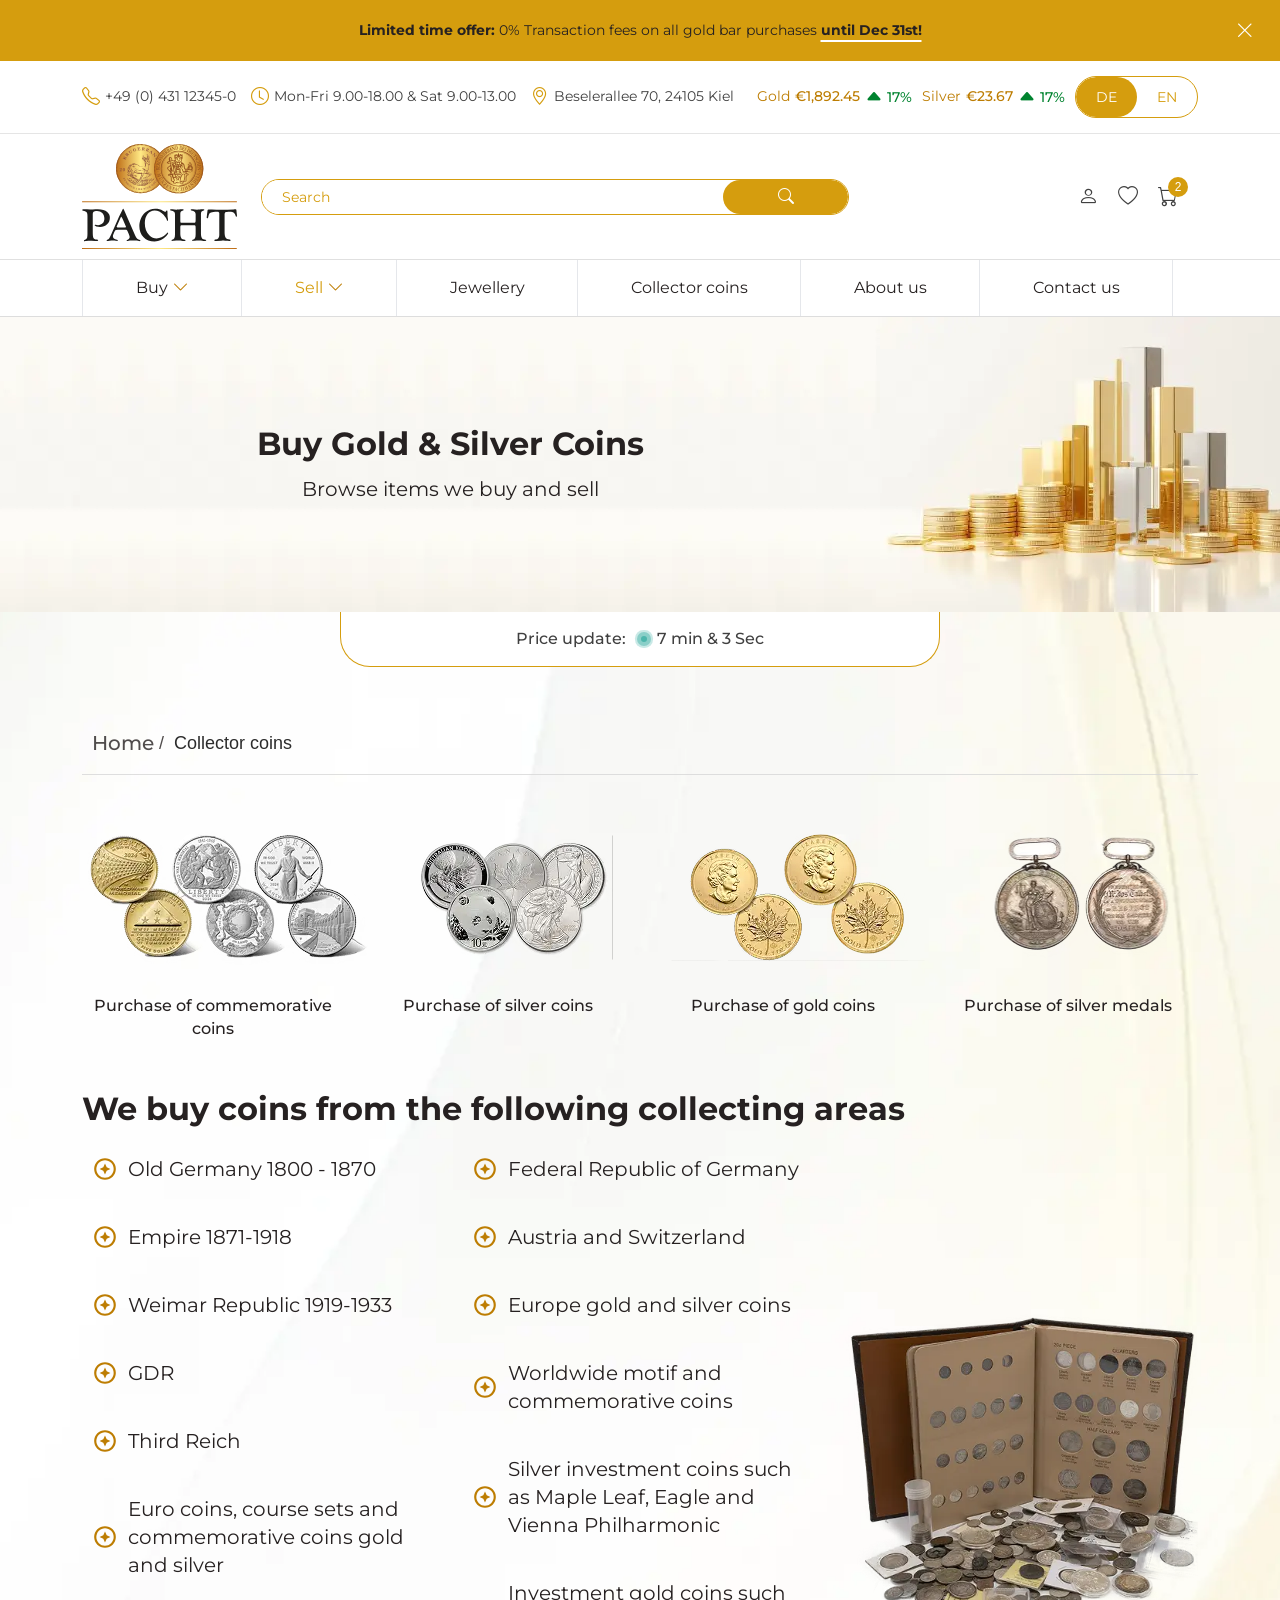
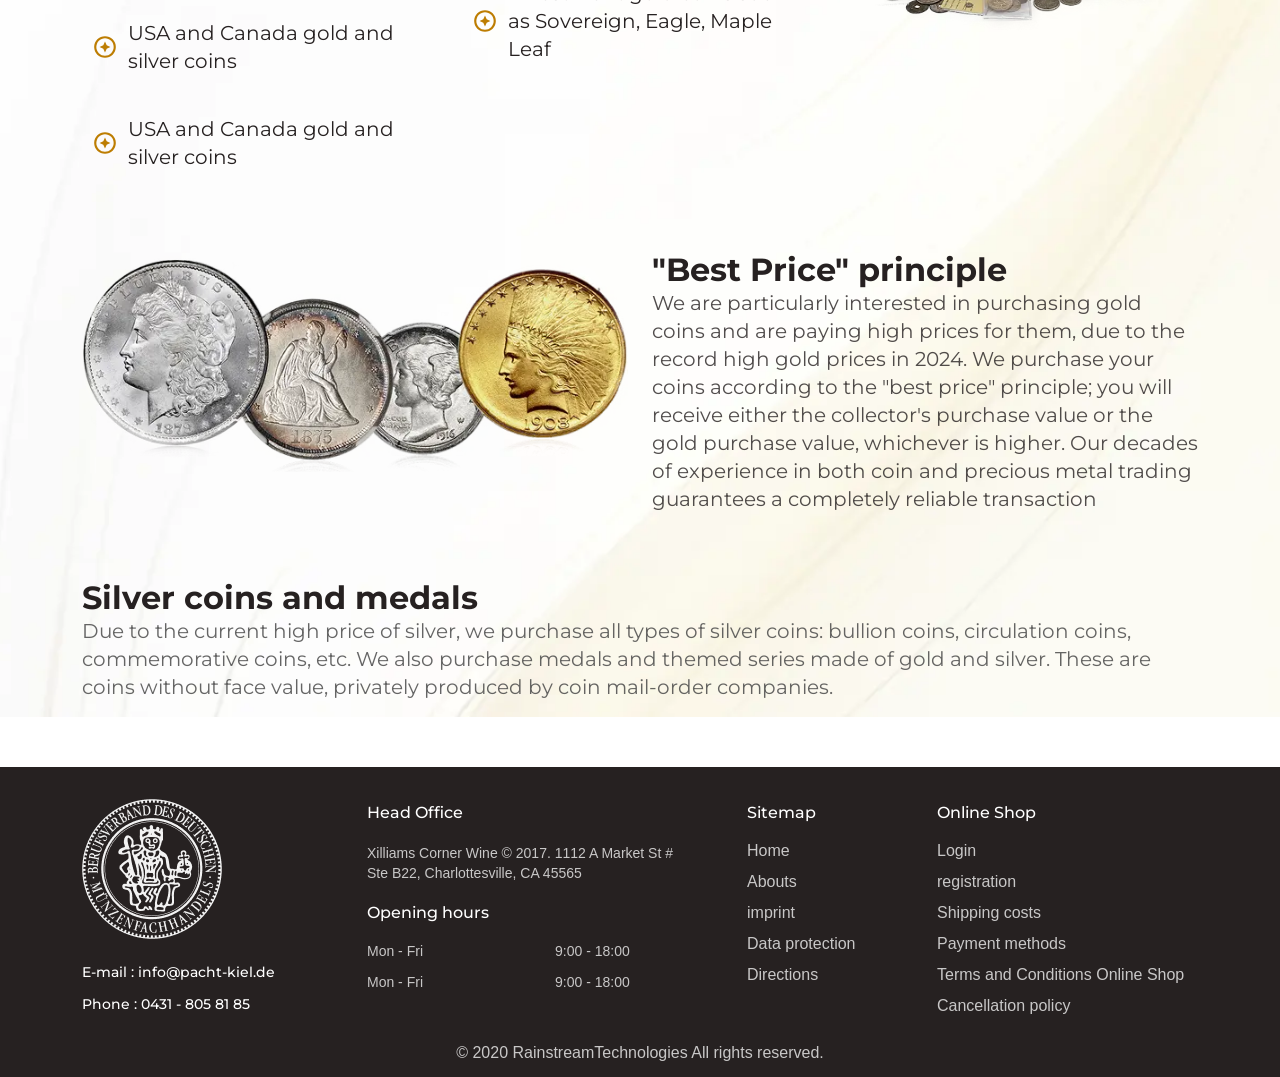
<file: collector-coins-details-page.html>
<!DOCTYPE html>
<html lang="en">

<head>
  <meta charset="UTF-8" />
  <meta name="viewport" content="width=device-width, initial-scale=1.0" />
  <title>Collector Coins Details page</title>
  <link rel="stylesheet" href="./css/bootstrap.min.css" />
  <link rel="stylesheet" href="./css/bootstrap-icons.min.css" />
  <link rel="stylesheet" href="https://unpkg.com/swiper/swiper-bundle.min.css" />
  <link rel="stylesheet" href="./css/style.css" />
  <link rel="stylesheet" href="./css/responsive.css" />
</head>

<body>
  <header class="header-section">
    <div class="header-top">
      <p class="offer-tag-line">
        <strong> Limited time offer:</strong> 0% Transaction fees on all gold
        bar purchases <strong> until Dec 31st!</strong>
      </p>
      <div class="offer-close-btn">
        <button class="close-btn" onclick="closeOffer()">
          <i class="bi bi-x-lg"></i>
        </button>
      </div>
    </div>
    <div class="main-header-part">
      <div class="info-bar-section">
        <div class="container">
          <div class="row">
            <div class="col-md-12">
              <div class="info-bar">
                <!-- Contact Info -->
                <div class="info-group">
                  <div class="info-item">
                    <i class="bi bi-telephone"></i>
                    <span>+49 (0) 431 12345-0</span>
                  </div>
                  <div class="info-item">
                    <i class="bi bi-clock"></i>
                    <span>Mon-Fri 9.00-18.00 & Sat 9.00-13.00</span>
                  </div>
                  <div class="info-item">
                    <i class="bi bi-geo-alt"></i>
                    <span>Beselerallee 70, 24105 Kiel</span>
                  </div>
                </div>

                <!-- Gold & Silver Prices -->
                <div class="price-group">
                  <div class="price-item">
                    <span class="name">Gold</span>
                    <span class="price-number">€1,892.45</span>
                    <div class="change">
                      <i class="bi bi-caret-up-fill"></i>
                      <span class="up">17%</span>
                    </div>
                  </div>
                  <div class="price-item">
                    <span class="name">Silver</span>
                    <span class="price-number">€23.67</span>
                    <div class="change">
                      <i class="bi bi-caret-up-fill"></i>
                      <span class="up">17%</span>
                    </div>
                  </div>

                  <!-- Language Switch -->
                  <div class="language-switch">
                    <button id="deBtn" class="active">DE</button>
                    <button id="enBtn">EN</button>
                  </div>
                </div>
              </div>
            </div>
          </div>
        </div>
      </div>
      <div class="logo-area">
        <div class="container">
          <div class="row">
            <div class="col-md-12">
              <div class="logo-part-navbar">
                <div class="logo">
                  <img src="./images/main-logo.svg" alt="logo" width="155" height="105" loading="lazy"
                    class="img-fluid" />
                  <div class="search-bar">
                    <input type="text" placeholder="Search" />
                    <button><i class="bi bi-search"></i></button>
                  </div>
                </div>

                <div class="icons">
                  <div class="icon">
                    <a href="#"><i class="bi bi-person"></i></a>
                  </div>
                  <div class="icon">
                    <a href="#"><i class="bi bi-heart"></i></a>
                  </div>
                  <div class="icon">
                    <a href="#"><i class="bi bi-cart"></i></a>
                    <span class="cart-badge">2</span>
                  </div>
                  <div class="icon">
                    <i id="menuIcon" class="bi bi-list menu-icon" onclick="toggleMenu()"></i>
                  </div>
                </div>
              </div>
            </div>
          </div>
        </div>
      </div>
      <nav>
        <div class="container">
          <div class="row">
            <div class="col-md-12">
              <div class="nav-container">
                <!-- Mobile Menu Icon -->

                <ul class="nav-links" id="navLinks">
                  <!-- Buy Menu -->
                  <li>
                    <div class="menu-title">
                      <a href="#" active>Buy</a>
                      <i class="bi bi-chevron-down arrow" onclick="toggleDropdown(this)"></i>
                    </div>
                    <ul class="dropdown-menu-header">
                      <li><a href="#">Gold</a></li>
                      <li><a href="#">Silver</a></li>
                    </ul>
                  </li>

                  <!-- Sell Menu -->
                  <li>
                    <div class="menu-title">
                      <a href="#" class="active">Sell</a>
                      <i class="bi bi-chevron-down arrow" onclick="toggleDropdown(this)"></i>
                    </div>
                    <ul class="dropdown-menu-header">
                      <li class="group-heading">Gold</li>
                      <li><a href="#">Gold coins</a></li>
                      <li class="active"><a href="#">Gold bars</a></li>

                      <li class="group-heading">Silver</li>
                      <li><a href="#">Silver coins</a></li>
                      <li><a href="#">Silver bars</a></li>
                    </ul>
                  </li>

                  <li><a href="#">Jewellery</a></li>
                  <li><a href="#">Collector coins</a></li>
                  <li><a href="#">About us</a></li>
                  <li><a href="#">Contact us</a></li>
                </ul>
              </div>
            </div>
          </div>
        </div>
      </nav>
    </div>
    <div class="fixed-header-part">
      <div class="inner-header-part">
        <div class="logo-part-navbar-fixed">
          <div class="container">
            <div class="row">
              <div class="col-md-12">
                <div class="fixed-on-scroll">
                  <div class="logo-part">
                    <img src="./images/main-logo.svg" alt="logo" width="155" height="105" loading="lazy"
                      class="img-fluid" />
                  </div>
                  <div class="fixed-header-content">
                    <div class="info-bar-section">
                      <div class="container">
                        <div class="row">
                          <div class="col-md-12 px-0">
                            <div class="info-bar">
                              <!-- Contact Info -->
                              <div class="info-group">
                                <div class="info-item">
                                  <i class="bi bi-telephone"></i>
                                  <span>+49 (0) 431 12345-0</span>
                                </div>
                                <div class="info-item">
                                  <i class="bi bi-clock"></i>
                                  <span>Mon-Fri 9.00-18.00 & Sat 9.00-13.00</span>
                                </div>
                                <div class="info-item">
                                  <i class="bi bi-geo-alt"></i>
                                  <span>Beselerallee 70, 24105 Kiel</span>
                                </div>
                              </div>

                              <!-- Gold & Silver Prices -->
                              <div class="price-group">
                                <div class="price-item">
                                  <span class="name">Gold</span>
                                  <span class="price-number">€1,892.45</span>
                                  <div class="change">
                                    <i class="bi bi-caret-up-fill"></i>
                                    <span class="up">17%</span>
                                  </div>
                                </div>
                                <div class="price-item">
                                  <span class="name">Silver</span>
                                  <span class="price-number">€23.67</span>
                                  <div class="change">
                                    <i class="bi bi-caret-up-fill"></i>
                                    <span class="up">17%</span>
                                  </div>
                                </div>

                                <!-- Language Switch -->
                                <div class="language-switch">
                                  <button id="deBtn" class="active">
                                    DE
                                  </button>
                                  <button id="enBtn">EN</button>
                                </div>
                              </div>
                            </div>
                          </div>
                        </div>
                      </div>
                    </div>
                    <nav>
                      <div class="container">
                        <div class="row">
                          <div class="col-md-12 px-0 navbar-header-fixed-part">
                            <div class="nav-container">
                              <!-- Mobile Menu Icon -->
                              <i id="menuIconfix" class="bi bi-list menu-icon" onclick="togglefixMenu()"></i>

                              <ul class="nav-links" id="navlinksfix">
                                <!-- Buy Menu -->
                                <li>
                                  <div class="menu-title">
                                    <a href="#" active>Buy</a>
                                    <i class="bi bi-chevron-down arrow" onclick="toggleFixDropdown(this)"></i>
                                  </div>
                                  <ul class="dropdown-menu-header">
                                    <li><a href="#">Gold</a></li>
                                    <li><a href="#">Silver</a></li>
                                  </ul>
                                </li>

                                <!-- Sell Menu -->
                                <li>
                                  <div class="menu-title">
                                    <a href="#" class="active">Sell</a>
                                    <i class="bi bi-chevron-down arrow" onclick="toggleFixDropdown(this)"></i>
                                  </div>
                                  <ul class="dropdown-menu-header">
                                    <li class="group-heading">Gold</li>
                                    <li><a href="#">Gold coins</a></li>
                                    <li class="active">
                                      <a href="#">Gold bars</a>
                                    </li>

                                    <li class="group-heading">Silver</li>
                                    <li><a href="#">Silver coins</a></li>
                                    <li><a href="#">Silver bars</a></li>
                                  </ul>
                                </li>

                                <li><a href="#">Jewellery</a></li>
                                <li><a href="#">Collector coins</a></li>
                                <li><a href="#">About us</a></li>
                                <li><a href="#">Contact us</a></li>
                              </ul>
                              <div class="icons">
                                <div class="icon">
                                  <a href="#"><i class="bi bi-person"></i></a>
                                </div>
                                <div class="icon">
                                  <a href="#"><i class="bi bi-heart"></i></a>
                                </div>
                                <div class="icon">
                                  <a href="#"><i class="bi bi-cart"></i></a>
                                  <span class="cart-badge">2</span>
                                </div>
                                <div class="icon">
                                  <a href="javascript:void(0)" onclick="toggleSearchBar()"><i
                                      class="bi bi-search"></i></a>
                                </div>
                              </div>
                              <!-- Search Bar -->
                              <div class="toggle-search-bar-part" id="searchBar">
                                <div class="search-bar">
                                  <input type="text" placeholder="Search" />
                                  <button>
                                    <i class="bi bi-search"></i>
                                  </button>
                                </div>
                              </div>
                            </div>
                          </div>
                        </div>
                      </div>
                    </nav>
                  </div>
                </div>
              </div>
            </div>
          </div>
        </div>
      </div>
    </div>
  </header>
  <main>
    <section class="banner-section jewellry-page-banner" id="main-header">
      <div class="container">
        <div class="row">
          <div class="col-md-8">
            <div class="banner-content-part">
              <h1 class="page-name">Buy Gold & Silver Coins</h1>
              <p class="page-heading-description">
                Browse items we buy and sell
              </p>
            </div>
          </div>
        </div>
      </div>
    </section>
    <div class="collector-coins-background-image-part">
      <div class="price-update-time">
        <div class="container">
          <div class="row">
            <div class="col-md-12">
              <div class="price-update" id="priceUpdateBar">
                <p>
                  Price update: <span class="dots_part"></span>7 min & 3 Sec
                </p>
              </div>
            </div>
          </div>
        </div>
      </div>
      <section class="breadcrumb-section">
        <div class="container">
          <div class="row">
            <div class="col-md-12">
              <div class="breadcrumb">
                <ul>
                  <li><a href="#">Home</a></li>
                  <li class="active">Collector coins</li>
                </ul>
              </div>
            </div>
          </div>
        </div>
      </section>
      <section class="purchese-coins-section">
        <div class="container">
          <div class="row">
            <div class="col-sm-6 text-center text-sm-start col-lg-3">
              <div class="product-sort-description-part">
                <div class="product-image">
                  <img src="./images/coins/commemorative-coins.webp" alt="commemorative coins" height="155" width="292"
                    loading="lazy" />
                </div>
                <div class="products-para">
                  <p class="sort-discreption">
                    Purchase of commemorative coins
                  </p>
                </div>
              </div>
            </div>
            <div class="col-sm-6 text-center text-sm-start col-lg-3">
              <div class="product-sort-description-part">
                <div class="product-image">
                  <img src="./images/coins/silver-coins.webp" alt="silver coins" height="155" width="292"
                    loading="lazy" />
                </div>
                <div class="products-para">
                  <p class="sort-discreption">Purchase of silver coins</p>
                </div>
              </div>
            </div>
            <div class="col-sm-6 text-center text-sm-start col-lg-3">
              <div class="product-sort-description-part">
                <div class="product-image">
                  <img src="./images/coins/gold-coins.webp" alt="product image" height="155" width="292"
                    loading="lazy" />
                </div>
                <div class="products-para">
                  <p class="sort-discreption">Purchase of gold coins</p>
                </div>
              </div>
            </div>
            <div class="col-sm-6 text-center text-sm-start col-lg-3">
              <div class="product-sort-description-part">
                <div class="product-image">
                  <img src="./images/coins/silver-medals.webp" alt="product image" height="155" width="292"
                    loading="lazy" />
                </div>
                <div class="products-para">
                  <p class="sort-discreption">Purchase of silver medals</p>
                </div>
              </div>
            </div>
          </div>
        </div>
      </section>
      <section class="we-buy-coins-section">
        <div class="container">
          <div class="row">
            <div class="col-md-12">
              <h2 class="section-heading">
                We buy coins from the following collecting areas
              </h2>
            </div>
          </div>

          <div class="row align-items-center mt-3">
            <!-- Left column (text) -->
            <div class="col-lg-8">
              <div class="row">
                <div class="col-md-6">
                  <ul class="coin-list">
                    <li>
                      <img src="./images/star.svg" width="26" height="26" class="img-fluid" loading="lazy" /><span>Old
                        Germany 1800 - 1870</span>
                    </li>
                    <li>
                      <img src="./images/star.svg" width="26" height="26" class="img-fluid"
                        loading="lazy" /><span>Empire 1871-1918</span>
                    </li>
                    <li>
                      <img src="./images/star.svg" width="26" height="26" class="img-fluid"
                        loading="lazy" /><span>Weimar Republic 1919-1933</span>
                    </li>
                    <li>
                      <img src="./images/star.svg" width="26" height="26" class="img-fluid"
                        loading="lazy" /><span>GDR</span>
                    </li>

                    <li>
                      <img src="./images/star.svg" width="26" height="26" class="img-fluid" loading="lazy" /><span>Third
                        Reich</span>
                    </li>

                    <li>
                      <img src="./images/star.svg" width="26" height="26" class="img-fluid" loading="lazy" /><span>Euro
                        coins, course sets and commemorative coins gold and silver</span>
                    </li>
                    <li>
                      <img src="./images/star.svg" width="26" height="26" class="img-fluid" loading="lazy" /><span>USA
                        and Canada gold and silver coins</span>
                    </li>
                    <li>
                      <img src="./images/star.svg" width="26" height="26" class="img-fluid" loading="lazy" /><span>USA
                        and Canada gold and silver coins</span>
                    </li>
                  </ul>
                </div>
                <div class="col-md-6">
                  <ul class="coin-list">
                    <li>
                      <img src="./images/star.svg" width="26" height="26" class="img-fluid"
                        loading="lazy" /><span>Federal Republic of Germany</span>
                    </li>
                    <li>
                      <img src="./images/star.svg" width="26" height="26" class="img-fluid"
                        loading="lazy" /><span>Austria and Switzerland</span>
                    </li>
                    <li>
                      <img src="./images/star.svg" width="26" height="26" class="img-fluid"
                        loading="lazy" /><span>Europe gold and silver coins</span>
                    </li>
                    <li>
                      <img src="./images/star.svg" width="26" height="26" class="img-fluid"
                        loading="lazy" /><span>Worldwide motif and commemorative coins</span>
                    </li>
                    <li>
                      <img src="./images/star.svg" width="26" height="26" class="img-fluid"
                        loading="lazy" /><span>Silver investment coins such as Maple Leaf, Eagle and Vienna
                        Philharmonic</span>
                    </li>
                    <li>
                      <img src="./images/star.svg" width="26" height="26" class="img-fluid"
                        loading="lazy" /><span>Investment gold coins such as Sovereign, Eagle, Maple Leaf</span>
                    </li>
                  </ul>
                </div>
              </div>
            </div>

            <!-- Right column (image) -->
            <div class="col-lg-4 text-center">
              <img src="./images/collecting-areas-image.webp" alt="Collection area" class="img-fluid" loading="lazy" />
            </div>
          </div>
        </div>
      </section>

      <section class="best-price-section">
        <div class="container">
          <div class="row">
            <div class="col-lg-6">
              <img src="./images/best-price.webp" width="608" height="247" class="img-fluid" loading="lazy" />
            </div>
            <div class="col-lg-6">
              <div class="best-price-content">
                <h2 class="section-heading"><span>Best Price</span> principle</h2>
                <p class="best-price-para">
                  We are particularly interested in purchasing gold coins and are paying high prices for them, due to
                  the record high gold prices in 2024. We purchase your coins according to the "best price" principle;
                  you will receive either the collector's purchase value or the gold purchase value, whichever is
                  higher. Our decades of experience in both coin and precious metal trading guarantees a completely
                  reliable transaction
                </p>
              </div>
            </div>
          </div>
      </section>

      <section class="sliver-coins-and-medals-section">
        <div class="container">
          <div class="row">
            <div class="col-md-12">
              <h2 class="section-heading">
                Silver coins and medals
              </h2>
              <p class="content-para">Due to the current high price of silver, we purchase all types of silver coins:
                bullion coins, circulation coins, commemorative coins, etc. We also purchase medals and themed series
                made of gold and silver. These are coins without face value, privately produced by coin mail-order
                companies.</p>
            </div>
          </div>
        </div>
      </section>
    </div>

  </main>

  <footer class="footer-section">
    <div class="container">
      <div class="row footer-links-row">
        <div class="col-lg-3 col-sm-6 mb-4 mb-sm-0">
          <div class="footer-logo-part">
            <img src="./images/Footer_logo.png" width="140" height="140px" alt="footer logo" loading="lazy" />
          </div>
          <div class="contact-info-div">
            <p>
              E-mail :
              <span>
                <a href="mailto:info@pacht-kiel.de">info@pacht-kiel.de</a></span>
            </p>
            <p>
              Phone :
              <span>
                <a href="tel:0431 - 805 81 85">0431 - 805 81 85</a></span>
            </p>
          </div>
        </div>
        <div class="col-lg-4 col-sm-6 mb-4 mb-sm-0">
          <div class="office-address">
            <h4 class="footer-link-heading">Head Office</h4>
            <p>
              Xilliams Corner Wine © 2017. 1112 A Market St # Ste B22,
              Charlottesville, CA 45565
            </p>
          </div>
          <div class="office-timing">
            <h4 class="footer-link-heading">Opening hours</h4>
            <div class="day">
              <span>Mon - Fri </span>
              <span> 9:00 - 18:00</span>
            </div>
            <div class="day">
              <span>Mon - Fri </span>
              <span> 9:00 - 18:00</span>
            </div>
          </div>
        </div>
        <div class="col-lg-2 col-sm-6 mb-4 mb-sm-0">
          <h4 class="footer-link-heading">Sitemap</h4>
          <ul class="pages-links">
            <li><a href="#">Home</a></li>
            <li><a href="#">Abouts</a></li>
            <li><a href="#">imprint</a></li>
            <li><a href="#">Data protection</a></li>
            <li><a href="#">Directions</a></li>
          </ul>
        </div>
        <div class="col-lg-3 col-sm-6 mb-4 mb-sm-0">
          <h4 class="footer-link-heading">Online Shop</h4>
          <ul class="pages-links">
            <li><a href="#">Login</a></li>
            <li><a href="#">registration</a></li>
            <li><a href="#">Shipping costs</a></li>
            <li><a href="#">Payment methods</a></li>
            <li><a href="#">Terms and Conditions Online Shop</a></li>
            <li><a href="#">Cancellation policy</a></li>
          </ul>
        </div>
      </div>
      <div class="row copyrightrow">
        <div class="col-md-12 text-center">
          <p>© 2020 RainstreamTechnologies All rights reserved.</p>
        </div>
      </div>
    </div>
  </footer>

  <script src="./js/bootstrap.bundle.min.js"></script>
  <script src="https://d3js.org/d3.v7.min.js"></script>
  <!-- Swiper JS -->
  <script src="https://unpkg.com/swiper/swiper-bundle.min.js"></script>
  <script src="./js/script.js"></script>
  <script>
    // Toggle function to show/hide search bar
  </script>
</body>

</html>
</file>
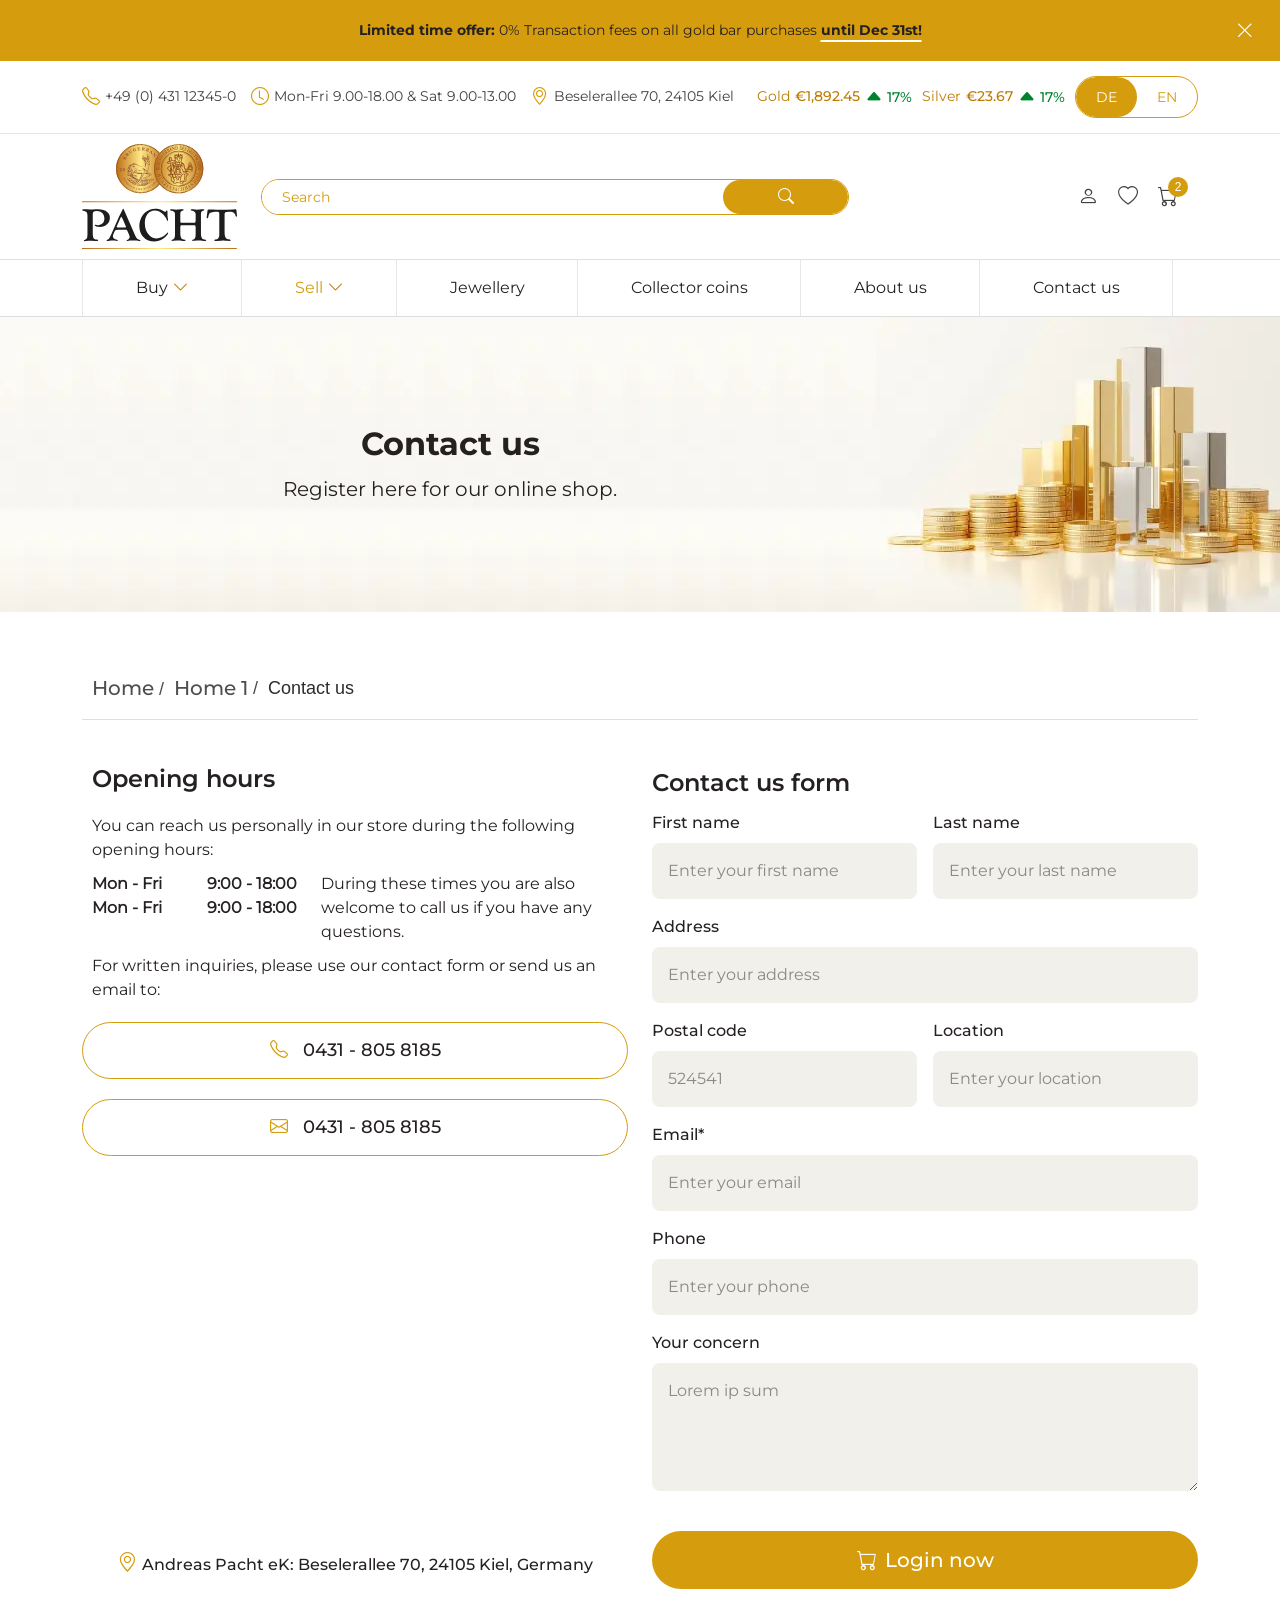
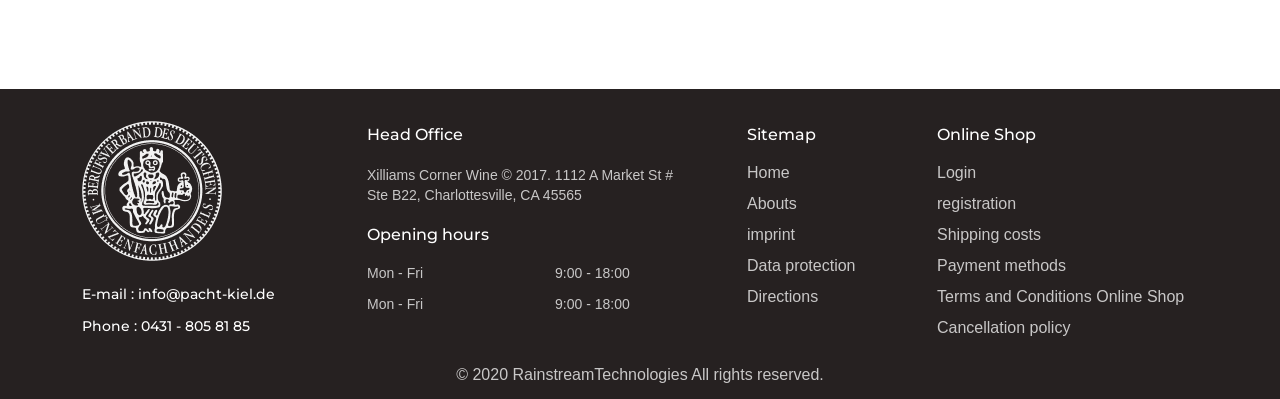
<file: contact.html>
<!DOCTYPE html>
<html lang="en">
  <head>
    <meta charset="UTF-8" />
    <meta name="viewport" content="width=device-width, initial-scale=1.0" />
    <title>contact page</title>
    <link rel="stylesheet" href="./css/bootstrap.min.css" />
    <link rel="stylesheet" href="./css/bootstrap-icons.min.css" />
    <!-- Swiper CSS -->
    <link
      rel="stylesheet"
      href="https://unpkg.com/swiper/swiper-bundle.min.css"
    />
    <link rel="stylesheet" href="./css/style.css" />

    <link rel="stylesheet" href="./css/responsive.css" />
  </head>
  <body>
    <header class="header-section">
      <div class="header-top">
        <p class="offer-tag-line">
          <strong> Limited time offer:</strong> 0% Transaction fees on all gold
          bar purchases <strong> until Dec 31st!</strong>
        </p>
        <div class="offer-close-btn">
          <button class="close-btn" onclick="closeOffer()">
            <i class="bi bi-x-lg"></i>
          </button>
        </div>
      </div>
      <div class="main-header-part">
        <div class="info-bar-section">
          <div class="container">
            <div class="row">
              <div class="col-md-12">
                <div class="info-bar">
                  <!-- Contact Info -->
                  <div class="info-group">
                    <div class="info-item">
                      <i class="bi bi-telephone"></i>
                      <span>+49 (0) 431 12345-0</span>
                    </div>
                    <div class="info-item">
                      <i class="bi bi-clock"></i>
                      <span>Mon-Fri 9.00-18.00 & Sat 9.00-13.00</span>
                    </div>
                    <div class="info-item">
                      <i class="bi bi-geo-alt"></i>
                      <span>Beselerallee 70, 24105 Kiel</span>
                    </div>
                  </div>

                  <!-- Gold & Silver Prices -->
                  <div class="price-group">
                    <div class="price-item">
                      <span class="name">Gold</span>
                      <span class="price-number">€1,892.45</span>
                      <div class="change">
                        <i class="bi bi-caret-up-fill"></i>
                        <span class="up">17%</span>
                      </div>
                    </div>
                    <div class="price-item">
                      <span class="name">Silver</span>
                      <span class="price-number">€23.67</span>
                      <div class="change">
                        <i class="bi bi-caret-up-fill"></i>
                        <span class="up">17%</span>
                      </div>
                    </div>

                    <!-- Language Switch -->
                    <div class="language-switch">
                      <button id="deBtn" class="active">DE</button>
                      <button id="enBtn">EN</button>
                    </div>
                  </div>
                </div>
              </div>
            </div>
          </div>
        </div>
        <div class="logo-area">
          <div class="container">
            <div class="row">
              <div class="col-md-12">
                <div class="logo-part-navbar">
                  <div class="logo">
                    <img
                      src="./images/main-logo.svg"
                      alt="logo"
                      width="155"
                      height="105"
                      loading="lazy"
                      class="img-fluid"
                    />
                    <div class="search-bar">
                      <input type="text" placeholder="Search" />
                      <button><i class="bi bi-search"></i></button>
                    </div>
                  </div>

                  <div class="icons">
                    <div class="icon">
                      <a href="#"><i class="bi bi-person"></i></a>
                    </div>
                    <div class="icon">
                      <a href="#"><i class="bi bi-heart"></i></a>
                    </div>
                    <div class="icon">
                      <a href="#"><i class="bi bi-cart"></i></a>
                      <span class="cart-badge">2</span>
                    </div>
                    <div class="icon">
                      <i
                        id="menuIcon"
                        class="bi bi-list menu-icon"
                        onclick="toggleMenu()"
                      ></i>
                    </div>
                  </div>
                </div>
              </div>
            </div>
          </div>
        </div>
        <nav>
          <div class="container">
            <div class="row">
              <div class="col-md-12">
                <div class="nav-container">
                  <!-- Mobile Menu Icon -->

                  <ul class="nav-links" id="navLinks">
                    <!-- Buy Menu -->
                    <li>
                      <div class="menu-title">
                        <a href="#" active>Buy</a>
                        <i
                          class="bi bi-chevron-down arrow"
                          onclick="toggleDropdown(this)"
                        ></i>
                      </div>
                      <ul class="dropdown-menu-header">
                        <li><a href="#">Gold</a></li>
                        <li><a href="#">Silver</a></li>
                      </ul>
                    </li>

                    <!-- Sell Menu -->
                    <li>
                      <div class="menu-title">
                        <a href="#" class="active">Sell</a>
                        <i
                          class="bi bi-chevron-down arrow"
                          onclick="toggleDropdown(this)"
                        ></i>
                      </div>
                      <ul class="dropdown-menu-header">
                        <li class="group-heading">Gold</li>
                        <li><a href="#">Gold coins</a></li>
                        <li class="active"><a href="#">Gold bars</a></li>

                        <li class="group-heading">Silver</li>
                        <li><a href="#">Silver coins</a></li>
                        <li><a href="#">Silver bars</a></li>
                      </ul>
                    </li>

                    <li><a href="#">Jewellery</a></li>
                    <li><a href="#">Collector coins</a></li>
                    <li><a href="#">About us</a></li>
                    <li><a href="#">Contact us</a></li>
                  </ul>
                </div>
              </div>
            </div>
          </div>
        </nav>
      </div>
      <div class="fixed-header-part">
        <div class="inner-header-part">
          <div class="logo-part-navbar-fixed">
            <div class="container">
              <div class="row">
                <div class="col-md-12">
                  <div class="fixed-on-scroll">
                    <div class="logo-part">
                      <img
                        src="./images/main-logo.svg"
                        alt="logo"
                        width="155"
                        height="105"
                        loading="lazy"
                        class="img-fluid"
                      />
                    </div>
                    <div class="fixed-header-content">
                      <div class="info-bar-section">
                        <div class="container">
                          <div class="row">
                            <div class="col-md-12 px-0">
                              <div class="info-bar">
                                <!-- Contact Info -->
                                <div class="info-group">
                                  <div class="info-item">
                                    <i class="bi bi-telephone"></i>
                                    <span>+49 (0) 431 12345-0</span>
                                  </div>
                                  <div class="info-item">
                                    <i class="bi bi-clock"></i>
                                    <span
                                      >Mon-Fri 9.00-18.00 & Sat 9.00-13.00</span
                                    >
                                  </div>
                                  <div class="info-item">
                                    <i class="bi bi-geo-alt"></i>
                                    <span>Beselerallee 70, 24105 Kiel</span>
                                  </div>
                                </div>

                                <!-- Gold & Silver Prices -->
                                <div class="price-group">
                                  <div class="price-item">
                                    <span class="name">Gold</span>
                                    <span class="price-number">€1,892.45</span>
                                    <div class="change">
                                      <i class="bi bi-caret-up-fill"></i>
                                      <span class="up">17%</span>
                                    </div>
                                  </div>
                                  <div class="price-item">
                                    <span class="name">Silver</span>
                                    <span class="price-number">€23.67</span>
                                    <div class="change">
                                      <i class="bi bi-caret-up-fill"></i>
                                      <span class="up">17%</span>
                                    </div>
                                  </div>

                                  <!-- Language Switch -->
                                  <div class="language-switch">
                                    <button id="deBtn" class="active">
                                      DE
                                    </button>
                                    <button id="enBtn">EN</button>
                                  </div>
                                </div>
                              </div>
                            </div>
                          </div>
                        </div>
                      </div>
                      <nav>
                        <div class="container">
                          <div class="row">
                            <div
                              class="col-md-12 px-0 navbar-header-fixed-part"
                            >
                              <div class="nav-container">
                                <!-- Mobile Menu Icon -->
                                <i
                                  id="menuIconfix"
                                  class="bi bi-list menu-icon"
                                  onclick="togglefixMenu()"
                                ></i>

                                <ul class="nav-links" id="navlinksfix">
                                  <!-- Buy Menu -->
                                  <li>
                                    <div class="menu-title">
                                      <a href="#" active>Buy</a>
                                      <i
                                        class="bi bi-chevron-down arrow"
                                        onclick="toggleFixDropdown(this)"
                                      ></i>
                                    </div>
                                    <ul class="dropdown-menu-header">
                                      <li><a href="#">Gold</a></li>
                                      <li><a href="#">Silver</a></li>
                                    </ul>
                                  </li>

                                  <!-- Sell Menu -->
                                  <li>
                                    <div class="menu-title">
                                      <a href="#" class="active">Sell</a>
                                      <i
                                        class="bi bi-chevron-down arrow"
                                        onclick="toggleFixDropdown(this)"
                                      ></i>
                                    </div>
                                    <ul class="dropdown-menu-header">
                                      <li class="group-heading">Gold</li>
                                      <li><a href="#">Gold coins</a></li>
                                      <li class="active">
                                        <a href="#">Gold bars</a>
                                      </li>

                                      <li class="group-heading">Silver</li>
                                      <li><a href="#">Silver coins</a></li>
                                      <li><a href="#">Silver bars</a></li>
                                    </ul>
                                  </li>

                                  <li><a href="#">Jewellery</a></li>
                                  <li><a href="#">Collector coins</a></li>
                                  <li><a href="#">About us</a></li>
                                  <li><a href="#">Contact us</a></li>
                                </ul>
                                <div class="icons">
                                  <div class="icon">
                                    <a href="#"><i class="bi bi-person"></i></a>
                                  </div>
                                  <div class="icon">
                                    <a href="#"><i class="bi bi-heart"></i></a>
                                  </div>
                                  <div class="icon">
                                    <a href="#"><i class="bi bi-cart"></i></a>
                                    <span class="cart-badge">2</span>
                                  </div>
                                  <div class="icon">
                                    <a
                                      href="javascript:void(0)"
                                      onclick="toggleSearchBar()"
                                      ><i class="bi bi-search"></i
                                    ></a>
                                  </div>
                                </div>
                                <!-- Search Bar -->
                                <div
                                  class="toggle-search-bar-part"
                                  id="searchBar"
                                >
                                  <div class="search-bar">
                                    <input type="text" placeholder="Search" />
                                    <button>
                                      <i class="bi bi-search"></i>
                                    </button>
                                  </div>
                                </div>
                              </div>
                            </div>
                          </div>
                        </div>
                      </nav>
                    </div>
                  </div>
                </div>
              </div>
            </div>
          </div>
        </div>
      </div>
    </header>

    <main>
      <section class="banner-section product-page-banner">
        <div class="container">
          <div class="row">
            <div class="col-md-8">
              <div class="banner-content-part">
                <h1 class="page-name">Contact us</h1>
                <p class="page-heading-description">
                  Register here for our online shop.
                </p>
              </div>
            </div>
          </div>
        </div>
      </section>
      <section class="breadcrumb-section">
        <div class="container">
          <div class="row">
            <div class="col-md-12">
              <div class="breadcrumb">
                <ul>
                  <li><a href="#">Home</a></li>
                  <li><a href="#">Home 1</a></li>
                  <li class="active">Contact us</li>
                </ul>
              </div>
            </div>
          </div>
        </div>
      </section>

      <section class="contact-details">
        <div class="container">
          <div class="row">
            <div class="col-lg-6 mb-5 mb-lg-0">
              <div class="time-part">
                <h2 class="time-heading">Opening hours</h2>
                <p class="time-description">
                  You can reach us personally in our store during the following
                  opening hours:
                </p>
                <div class="row time-row">
                  <div class="col-xl-5">
                    <div class="contact-page-day">
                      <div class="day">
                        <span>Mon - Fri </span>
                        <span> 9:00 - 18:00</span>
                      </div>
                      <div class="day">
                        <span>Mon - Fri </span>
                        <span> 9:00 - 18:00</span>
                      </div>
                    </div>
                  </div>
                  <div class="col-xl-7">
                    <div class="para-text">
                      <p>
                        During these times you are also welcome to call us if
                        you have any questions.
                      </p>
                    </div>
                  </div>
                </div>
                <p class="time-description">
                  For written inquiries, please use our contact form or send us
                  an email to:
                </p>
              </div>
              <div class="btn-part">
                <a href="#"><i class="bi bi-telephone"></i> 0431 - 805 8185</a>
                <a href="#"><i class="bi bi-envelope"></i> 0431 - 805 8185</a>
              </div>
              <div class="map-part">
                <div class="map-container">
                  <iframe
                    src="https://www.google.com/maps/embed?pb=!1m18!1m12!1m3!1d2183.268017531308!2d10.118967815920506!3d54.34505180457866!2m3!1f0!2f0!3f0!3m2!1i1024!2i768!4f13.1!3m3!1m2!1s0x47b24367182a2b13%3A0x422a9ce3cb7751ea!2sBeselerallee%2070%2C%2024105%20Kiel%2C%20Germany!5e0!3m2!1sen!2sin!4v1720692100123"
                    width="100%"
                    height="100%"
                    style="border: 0"
                    allowfullscreen=""
                    loading="lazy"
                    referrerpolicy="no-referrer-when-downgrade"
                  >
                  </iframe>
                </div>

                <div class="address">
                  <p><i class="bi bi-geo-alt"></i><span>Andreas Pacht eK: Beselerallee 70, 24105
                  Kiel, Germany </span></p>
                </div>
              </div>
            </div>
            <div class="col-lg-6">
              <div class="form-part">
                <div class="form-title">Contact us form</div>
                <form>
                  <div class="row g-3">
                    <div class="col-md-6">
                      <label class="form-label">First name</label>
                      <input
                        type="text"
                        class="form-control"
                        placeholder="Enter your first name"
                      />
                    </div>
                    <div class="col-md-6">
                      <label class="form-label">Last name</label>
                      <input
                        type="text"
                        class="form-control"
                        placeholder="Enter your last name"
                      />
                    </div>
                    <div class="col-12">
                      <label class="form-label">Address</label>
                      <input
                        type="text"
                        class="form-control"
                        placeholder="Enter your address"
                      />
                    </div>
                    <div class="col-md-6">
                      <label class="form-label">Postal code</label>
                      <input
                        type="text"
                        class="form-control"
                        placeholder="524541"
                      />
                    </div>
                    <div class="col-md-6">
                      <label class="form-label">Location</label>
                      <input
                        type="text"
                        class="form-control"
                        placeholder="Enter your location"
                      />
                    </div>
                    <div class="col-12">
                      <label class="form-label">Email*</label>
                      <input
                        type="email"
                        class="form-control"
                        placeholder="Enter your email"
                      />
                    </div>
                    <div class="col-12">
                      <label class="form-label">Phone</label>
                      <input
                        type="tel"
                        class="form-control"
                        placeholder="Enter your phone"
                      />
                    </div>
                    <div class="col-12">
                      <label class="form-label">Your concern</label>
                      <textarea
                        class="form-control"
                        rows="4"
                        placeholder="Lorem ip sum"
                      ></textarea>
                    </div>
                    <div class="col-12">
                      <button type="submit" class="btn btn-submit">
                        <i class="bi bi-cart"></i> Login now
                      </button>
                    </div>
                  </div>
                </form>
              </div>
            </div>
          </div>
        </div>
      </section>
    </main>

    <footer class="footer-section">
      <div class="container">
        <div class="row footer-links-row">
          <div class="col-lg-3 col-sm-6 mb-4 mb-sm-0">
            <div class="footer-logo-part">
              <img
                src="./images/Footer_logo.png"
                width="140"
                height="140px"
                alt="footer logo"
                loading="lazy"
              />
            </div>
            <div class="contact-info-div">
              <p>
                E-mail :
                <span>
                  <a href="mailto:info@pacht-kiel.de"
                    >info@pacht-kiel.de</a
                  ></span
                >
              </p>
              <p>
                Phone :
                <span>
                  <a href="tel:0431 - 805 81 85">0431 - 805 81 85</a></span
                >
              </p>
            </div>
          </div>
          <div class="col-lg-4 col-sm-6 mb-4 mb-sm-0">
            <div class="office-address">
              <h4 class="footer-link-heading">Head Office</h4>
              <p>
                Xilliams Corner Wine © 2017. 1112 A Market St # Ste B22,
                Charlottesville, CA 45565
              </p>
            </div>
            <div class="office-timing">
              <h4 class="footer-link-heading">Opening hours</h4>
              <div class="day">
                <span>Mon - Fri </span>
                <span> 9:00 - 18:00</span>
              </div>
              <div class="day">
                <span>Mon - Fri </span>
                <span> 9:00 - 18:00</span>
              </div>
            </div>
          </div>
          <div class="col-lg-2 col-sm-6 mb-4 mb-sm-0">
            <h4 class="footer-link-heading">Sitemap</h4>
            <ul class="pages-links">
              <li><a href="#">Home</a></li>
              <li><a href="#">Abouts</a></li>
              <li><a href="#">imprint</a></li>
              <li><a href="#">Data protection</a></li>
              <li><a href="#">Directions</a></li>
            </ul>
          </div>
          <div class="col-lg-3 col-sm-6 mb-4 mb-sm-0">
            <h4 class="footer-link-heading">Online Shop</h4>
            <ul class="pages-links">
              <li><a href="#">Login</a></li>
              <li><a href="#">registration</a></li>
              <li><a href="#">Shipping costs</a></li>
              <li><a href="#">Payment methods</a></li>
              <li><a href="#">Terms and Conditions Online Shop</a></li>
              <li><a href="#">Cancellation policy</a></li>
            </ul>
          </div>
        </div>
        <div class="row copyrightrow">
          <div class="col-md-12 text-center">
            <p>© 2020 RainstreamTechnologies All rights reserved.</p>
          </div>
        </div>
      </div>
    </footer>

    <script src="./js/bootstrap.bundle.min.js"></script>
    <script src="https://d3js.org/d3.v7.min.js"></script>
    <!-- Swiper JS -->
    <script src="https://unpkg.com/swiper/swiper-bundle.min.js"></script>
    <script src="./js/script.js"></script>
    <script>
      // Toggle function to show/hide search bar
    </script>
  </body>
</html>
</file>
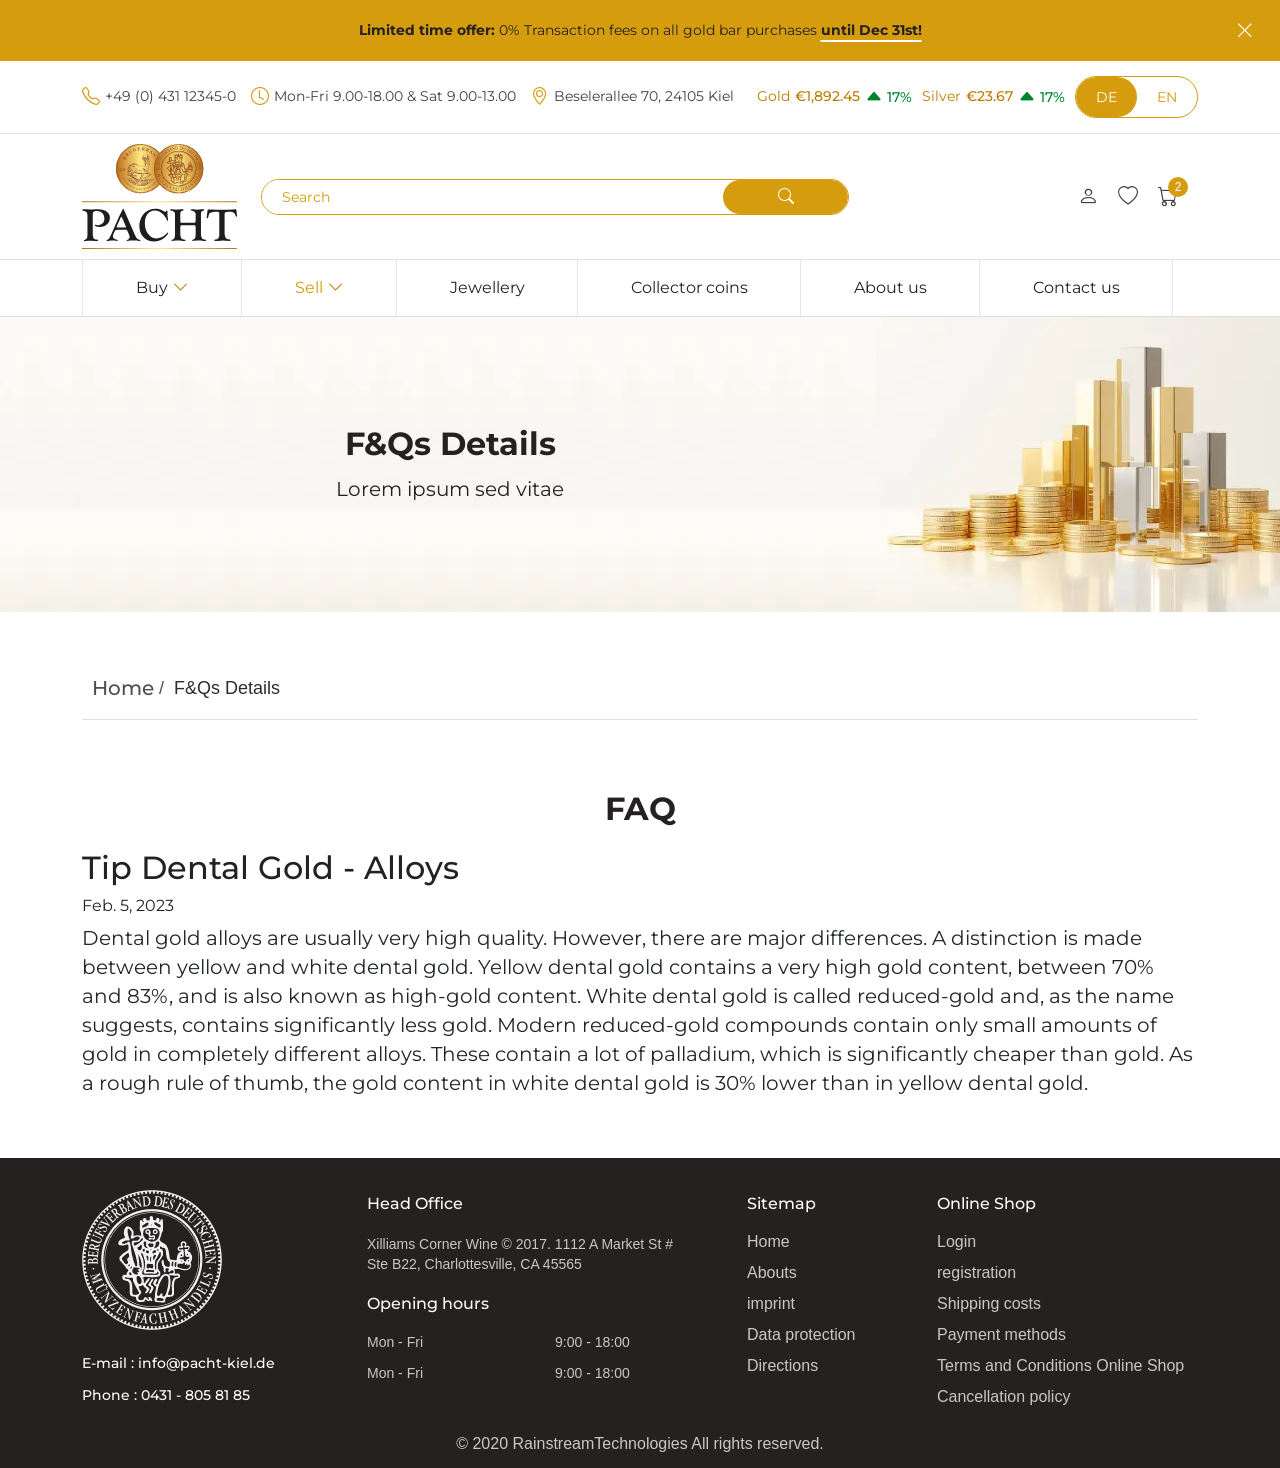
<file: faq-details.html>
<!DOCTYPE html>
<html lang="en">
  <head>
    <meta charset="UTF-8" />
    <meta name="viewport" content="width=device-width, initial-scale=1.0" />
    <title>F&Qs Details page</title>
    <link rel="stylesheet" href="./css/bootstrap.min.css" />
    <link rel="stylesheet" href="./css/bootstrap-icons.min.css" />
    <!-- Swiper CSS -->
    <link
      rel="stylesheet"
      href="https://unpkg.com/swiper/swiper-bundle.min.css"
    />
    <link rel="stylesheet" href="./css/style.css" />

    <link rel="stylesheet" href="./css/responsive.css" />
  </head>

  <body>
    <header class="header-section">
      <div class="header-top">
        <p class="offer-tag-line">
          <strong> Limited time offer:</strong> 0% Transaction fees on all gold
          bar purchases <strong> until Dec 31st!</strong>
        </p>
        <div class="offer-close-btn">
          <button class="close-btn" onclick="closeOffer()">
            <i class="bi bi-x-lg"></i>
          </button>
        </div>
      </div>
      <div class="main-header-part">
        <div class="info-bar-section">
          <div class="container">
            <div class="row">
              <div class="col-md-12">
                <div class="info-bar">
                  <!-- Contact Info -->
                  <div class="info-group">
                    <div class="info-item">
                      <i class="bi bi-telephone"></i>
                      <span>+49 (0) 431 12345-0</span>
                    </div>
                    <div class="info-item">
                      <i class="bi bi-clock"></i>
                      <span>Mon-Fri 9.00-18.00 & Sat 9.00-13.00</span>
                    </div>
                    <div class="info-item">
                      <i class="bi bi-geo-alt"></i>
                      <span>Beselerallee 70, 24105 Kiel</span>
                    </div>
                  </div>

                  <!-- Gold & Silver Prices -->
                  <div class="price-group">
                    <div class="price-item">
                      <span class="name">Gold</span>
                      <span class="price-number">€1,892.45</span>
                      <div class="change">
                        <i class="bi bi-caret-up-fill"></i>
                        <span class="up">17%</span>
                      </div>
                    </div>
                    <div class="price-item">
                      <span class="name">Silver</span>
                      <span class="price-number">€23.67</span>
                      <div class="change">
                        <i class="bi bi-caret-up-fill"></i>
                        <span class="up">17%</span>
                      </div>
                    </div>

                    <!-- Language Switch -->
                    <div class="language-switch">
                      <button id="deBtn" class="active">DE</button>
                      <button id="enBtn">EN</button>
                    </div>
                  </div>
                </div>
              </div>
            </div>
          </div>
        </div>
        <div class="logo-area">
          <div class="container">
            <div class="row">
              <div class="col-md-12">
                <div class="logo-part-navbar">
                  <div class="logo">
                    <img
                      src="./images/main-logo.svg"
                      alt="logo"
                      width="155"
                      height="105"
                      loading="lazy"
                      class="img-fluid"
                    />
                    <div class="search-bar">
                      <input type="text" placeholder="Search" />
                      <button><i class="bi bi-search"></i></button>
                    </div>
                  </div>

                  <div class="icons">
                    <div class="icon">
                      <a href="#"><i class="bi bi-person"></i></a>
                    </div>
                    <div class="icon">
                      <a href="#"><i class="bi bi-heart"></i></a>
                    </div>
                    <div class="icon">
                      <a href="#"><i class="bi bi-cart"></i></a>
                      <span class="cart-badge">2</span>
                    </div>
                    <div class="icon">
                      <i
                        id="menuIcon"
                        class="bi bi-list menu-icon"
                        onclick="toggleMenu()"
                      ></i>
                    </div>
                  </div>
                </div>
              </div>
            </div>
          </div>
        </div>
        <nav>
          <div class="container">
            <div class="row">
              <div class="col-md-12">
                <div class="nav-container">
                  <!-- Mobile Menu Icon -->

                  <ul class="nav-links" id="navLinks">
                    <!-- Buy Menu -->
                    <li>
                      <div class="menu-title">
                        <a href="#" active>Buy</a>
                        <i
                          class="bi bi-chevron-down arrow"
                          onclick="toggleDropdown(this)"
                        ></i>
                      </div>
                      <ul class="dropdown-menu-header">
                        <li><a href="#">Gold</a></li>
                        <li><a href="#">Silver</a></li>
                      </ul>
                    </li>

                    <!-- Sell Menu -->
                    <li>
                      <div class="menu-title">
                        <a href="#" class="active">Sell</a>
                        <i
                          class="bi bi-chevron-down arrow"
                          onclick="toggleDropdown(this)"
                        ></i>
                      </div>
                      <ul class="dropdown-menu-header">
                        <li class="group-heading">Gold</li>
                        <li><a href="#">Gold coins</a></li>
                        <li class="active"><a href="#">Gold bars</a></li>

                        <li class="group-heading">Silver</li>
                        <li><a href="#">Silver coins</a></li>
                        <li><a href="#">Silver bars</a></li>
                      </ul>
                    </li>

                    <li><a href="#">Jewellery</a></li>
                    <li><a href="#">Collector coins</a></li>
                    <li><a href="#">About us</a></li>
                    <li><a href="#">Contact us</a></li>
                  </ul>
                </div>
              </div>
            </div>
          </div>
        </nav>
      </div>
      <div class="fixed-header-part">
        <div class="inner-header-part">
          <div class="logo-part-navbar-fixed">
            <div class="container">
              <div class="row">
                <div class="col-md-12">
                  <div class="fixed-on-scroll">
                    <div class="logo-part">
                      <img
                        src="./images/main-logo.svg"
                        alt="logo"
                        width="155"
                        height="105"
                        loading="lazy"
                        class="img-fluid"
                      />
                    </div>
                    <div class="fixed-header-content">
                      <div class="info-bar-section">
                        <div class="container">
                          <div class="row">
                            <div class="col-md-12 px-0">
                              <div class="info-bar">
                                <!-- Contact Info -->
                                <div class="info-group">
                                  <div class="info-item">
                                    <i class="bi bi-telephone"></i>
                                    <span>+49 (0) 431 12345-0</span>
                                  </div>
                                  <div class="info-item">
                                    <i class="bi bi-clock"></i>
                                    <span
                                      >Mon-Fri 9.00-18.00 & Sat 9.00-13.00</span
                                    >
                                  </div>
                                  <div class="info-item">
                                    <i class="bi bi-geo-alt"></i>
                                    <span>Beselerallee 70, 24105 Kiel</span>
                                  </div>
                                </div>

                                <!-- Gold & Silver Prices -->
                                <div class="price-group">
                                  <div class="price-item">
                                    <span class="name">Gold</span>
                                    <span class="price-number">€1,892.45</span>
                                    <div class="change">
                                      <i class="bi bi-caret-up-fill"></i>
                                      <span class="up">17%</span>
                                    </div>
                                  </div>
                                  <div class="price-item">
                                    <span class="name">Silver</span>
                                    <span class="price-number">€23.67</span>
                                    <div class="change">
                                      <i class="bi bi-caret-up-fill"></i>
                                      <span class="up">17%</span>
                                    </div>
                                  </div>

                                  <!-- Language Switch -->
                                  <div class="language-switch">
                                    <button id="deBtn" class="active">
                                      DE
                                    </button>
                                    <button id="enBtn">EN</button>
                                  </div>
                                </div>
                              </div>
                            </div>
                          </div>
                        </div>
                      </div>
                      <nav>
                        <div class="container">
                          <div class="row">
                            <div
                              class="col-md-12 px-0 navbar-header-fixed-part"
                            >
                              <div class="nav-container">
                                <!-- Mobile Menu Icon -->
                                <i
                                  id="menuIconfix"
                                  class="bi bi-list menu-icon"
                                  onclick="togglefixMenu()"
                                ></i>

                                <ul class="nav-links" id="navlinksfix">
                                  <!-- Buy Menu -->
                                  <li>
                                    <div class="menu-title">
                                      <a href="#" active>Buy</a>
                                      <i
                                        class="bi bi-chevron-down arrow"
                                        onclick="toggleFixDropdown(this)"
                                      ></i>
                                    </div>
                                    <ul class="dropdown-menu-header">
                                      <li><a href="#">Gold</a></li>
                                      <li><a href="#">Silver</a></li>
                                    </ul>
                                  </li>

                                  <!-- Sell Menu -->
                                  <li>
                                    <div class="menu-title">
                                      <a href="#" class="active">Sell</a>
                                      <i
                                        class="bi bi-chevron-down arrow"
                                        onclick="toggleFixDropdown(this)"
                                      ></i>
                                    </div>
                                    <ul class="dropdown-menu-header">
                                      <li class="group-heading">Gold</li>
                                      <li><a href="#">Gold coins</a></li>
                                      <li class="active">
                                        <a href="#">Gold bars</a>
                                      </li>

                                      <li class="group-heading">Silver</li>
                                      <li><a href="#">Silver coins</a></li>
                                      <li><a href="#">Silver bars</a></li>
                                    </ul>
                                  </li>

                                  <li><a href="#">Jewellery</a></li>
                                  <li><a href="#">Collector coins</a></li>
                                  <li><a href="#">About us</a></li>
                                  <li><a href="#">Contact us</a></li>
                                </ul>
                                <div class="icons">
                                  <div class="icon">
                                    <a href="#"><i class="bi bi-person"></i></a>
                                  </div>
                                  <div class="icon">
                                    <a href="#"><i class="bi bi-heart"></i></a>
                                  </div>
                                  <div class="icon">
                                    <a href="#"><i class="bi bi-cart"></i></a>
                                    <span class="cart-badge">2</span>
                                  </div>
                                  <div class="icon">
                                    <a
                                      href="javascript:void(0)"
                                      onclick="toggleSearchBar()"
                                      ><i class="bi bi-search"></i
                                    ></a>
                                  </div>
                                </div>
                                <!-- Search Bar -->
                                <div
                                  class="toggle-search-bar-part"
                                  id="searchBar"
                                >
                                  <div class="search-bar">
                                    <input type="text" placeholder="Search" />
                                    <button>
                                      <i class="bi bi-search"></i>
                                    </button>
                                  </div>
                                </div>
                              </div>
                            </div>
                          </div>
                        </div>
                      </nav>
                    </div>
                  </div>
                </div>
              </div>
            </div>
          </div>
        </div>
      </div>
    </header>
    <main>
      <section class="banner-section product-page-banner">
        <div class="container">
          <div class="row">
            <div class="col-md-8">
              <div class="banner-content-part">
                <h1 class="page-name">F&Qs Details</h1>
                <p class="page-heading-description">Lorem ipsum sed vitae</p>
              </div>
            </div>
          </div>
        </div>
      </section>
      <section class="breadcrumb-section">
        <div class="container">
          <div class="row">
            <div class="col-md-12">
              <div class="breadcrumb">
                <ul>
                  <li><a href="#">Home</a></li>
                  <li class="active">F&Qs Details</li>
                </ul>
              </div>
            </div>
          </div>
        </div>
      </section>
      <section class="faq-details-part">
        <div class="container">
          <div class="row">
            <div class="col-md-12 mb-4">
              <h2 class="section-heading text-center">FAQ</h2>
            </div>
            <div class="col-md-12">
              <h3 class="heading-part">Tip Dental Gold - Alloys</h3>
              <span class="date-part">Feb. 5, 2023</span>
              <p class="content-part">Dental gold alloys are usually very high quality. However, there are major differences. A distinction is made between yellow and white dental gold. Yellow dental gold contains a very high gold content, between 70% and 83%, and is also known as high-gold content. White dental gold is called reduced-gold and, as the name suggests, contains significantly less gold. Modern reduced-gold compounds contain only small amounts of gold in completely different alloys. These contain a lot of palladium, which is significantly cheaper than gold. As a rough rule of thumb, the gold content in white dental gold is 30% lower than in yellow dental gold. </p>
            </div>
          </div>
        </div>
      </section>
    </main>

    <footer class="footer-section">
      <div class="container">
        <div class="row footer-links-row">
          <div class="col-lg-3 col-sm-6 mb-4 mb-sm-0">
            <div class="footer-logo-part">
              <img
                src="./images/Footer_logo.png"
                width="140"
                height="140px"
                alt="footer logo"
                loading="lazy"
              />
            </div>
            <div class="contact-info-div">
              <p>
                E-mail :
                <span>
                  <a href="mailto:info@pacht-kiel.de"
                    >info@pacht-kiel.de</a
                  ></span
                >
              </p>
              <p>
                Phone :
                <span>
                  <a href="tel:0431 - 805 81 85">0431 - 805 81 85</a></span
                >
              </p>
            </div>
          </div>
          <div class="col-lg-4 col-sm-6 mb-4 mb-sm-0">
            <div class="office-address">
              <h4 class="footer-link-heading">Head Office</h4>
              <p>
                Xilliams Corner Wine © 2017. 1112 A Market St # Ste B22,
                Charlottesville, CA 45565
              </p>
            </div>
            <div class="office-timing">
              <h4 class="footer-link-heading">Opening hours</h4>
              <div class="day">
                <span>Mon - Fri </span>
                <span> 9:00 - 18:00</span>
              </div>
              <div class="day">
                <span>Mon - Fri </span>
                <span> 9:00 - 18:00</span>
              </div>
            </div>
          </div>
          <div class="col-lg-2 col-sm-6 mb-4 mb-sm-0">
            <h4 class="footer-link-heading">Sitemap</h4>
            <ul class="pages-links">
              <li><a href="#">Home</a></li>
              <li><a href="#">Abouts</a></li>
              <li><a href="#">imprint</a></li>
              <li><a href="#">Data protection</a></li>
              <li><a href="#">Directions</a></li>
            </ul>
          </div>
          <div class="col-lg-3 col-sm-6 mb-4 mb-sm-0">
            <h4 class="footer-link-heading">Online Shop</h4>
            <ul class="pages-links">
              <li><a href="#">Login</a></li>
              <li><a href="#">registration</a></li>
              <li><a href="#">Shipping costs</a></li>
              <li><a href="#">Payment methods</a></li>
              <li><a href="#">Terms and Conditions Online Shop</a></li>
              <li><a href="#">Cancellation policy</a></li>
            </ul>
          </div>
        </div>
        <div class="row copyrightrow">
          <div class="col-md-12 text-center">
            <p>© 2020 RainstreamTechnologies All rights reserved.</p>
          </div>
        </div>
      </div>
    </footer>

    <script src="./js/bootstrap.bundle.min.js"></script>
    <script src="https://d3js.org/d3.v7.min.js"></script>
    <!-- Swiper JS -->
    <script src="https://unpkg.com/swiper/swiper-bundle.min.js"></script>
    <script src="./js/script.js"></script>
  
  </body>
</html>
</file>
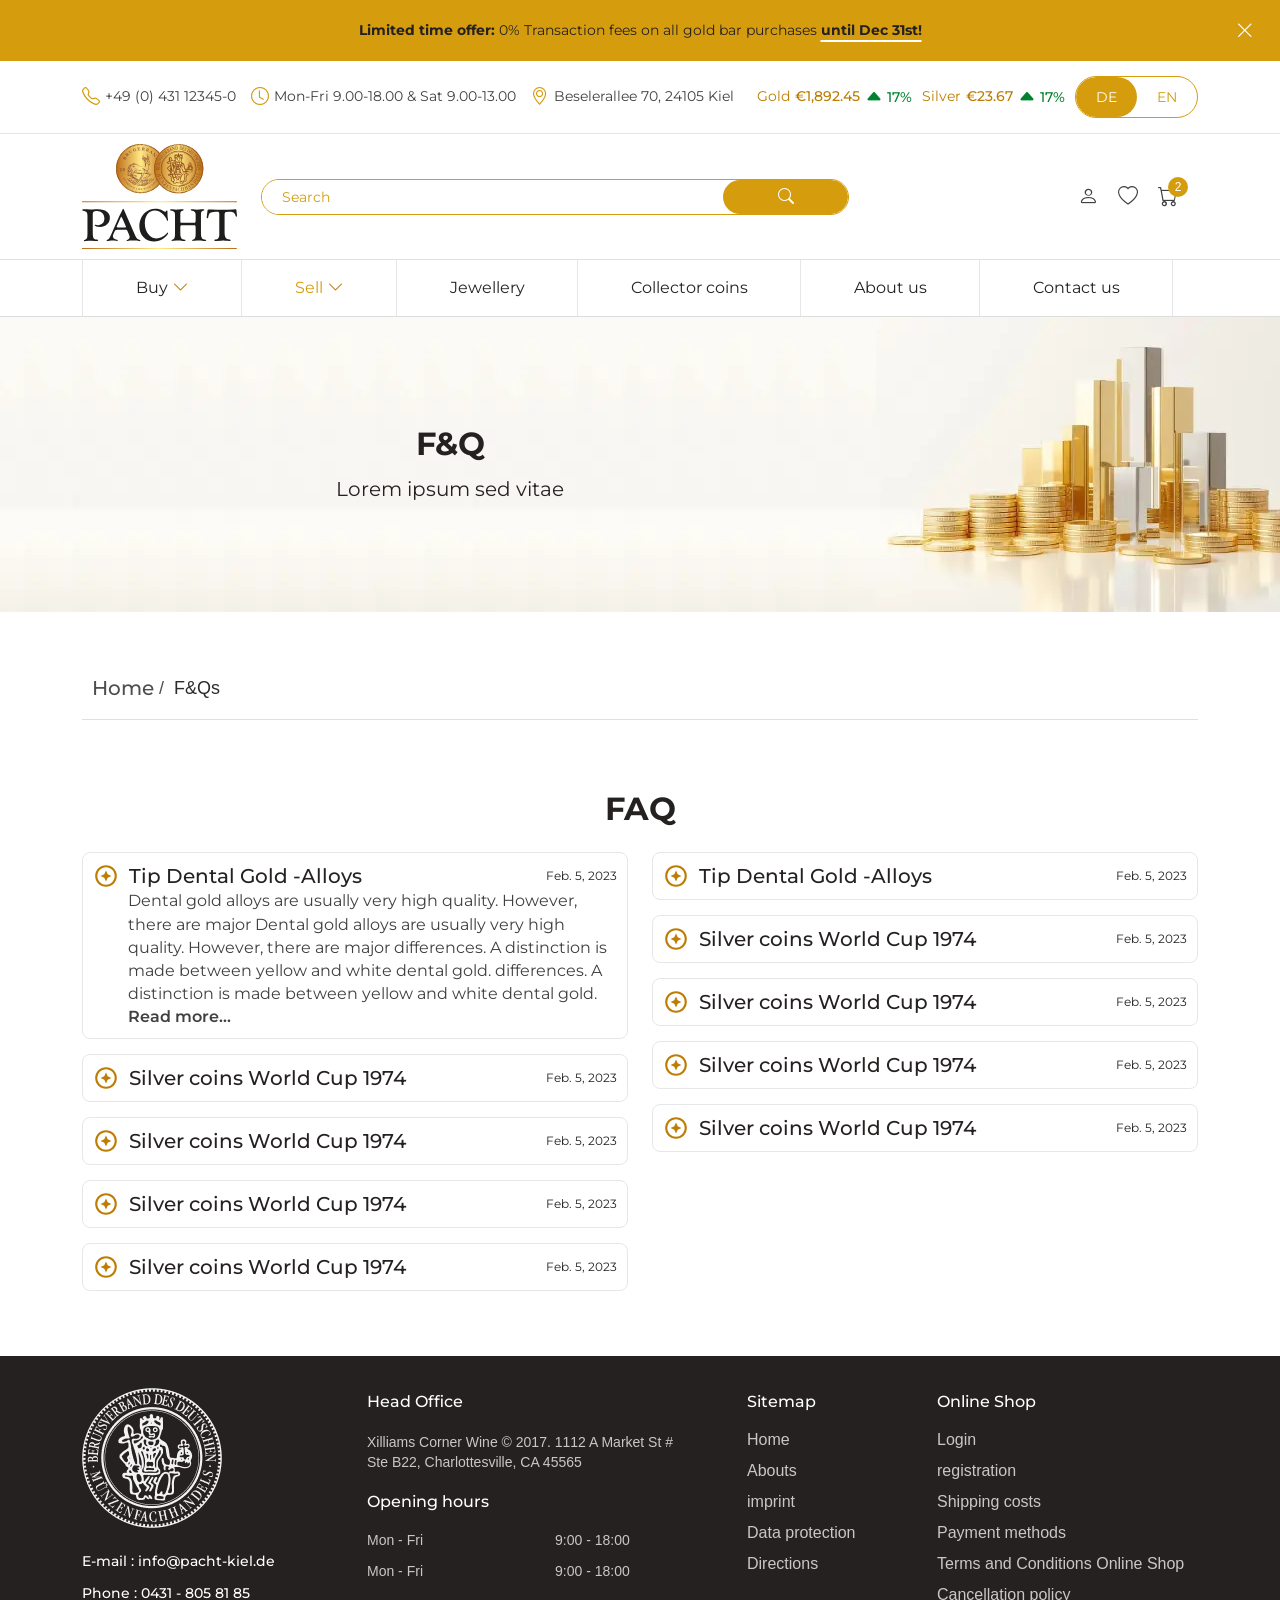
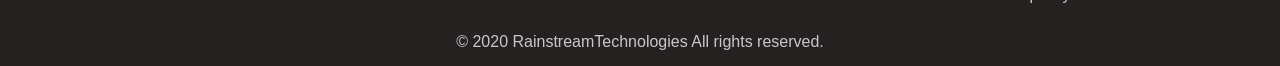
<file: faq.html>
<!DOCTYPE html>
<html lang="en">

<head>
    <meta charset="UTF-8" />
    <meta name="viewport" content="width=device-width, initial-scale=1.0" />
    <title>F&Q page</title>
    <link rel="stylesheet" href="./css/bootstrap.min.css" />
    <link rel="stylesheet" href="./css/bootstrap-icons.min.css" />
    <!-- Swiper CSS -->
    <link rel="stylesheet" href="https://unpkg.com/swiper/swiper-bundle.min.css" />
    <link rel="stylesheet" href="./css/style.css" />

    <link rel="stylesheet" href="./css/responsive.css" />
</head>

<body>
    <header class="header-section">
        <div class="header-top">
            <p class="offer-tag-line">
                <strong> Limited time offer:</strong> 0% Transaction fees on all gold
                bar purchases <strong> until Dec 31st!</strong>
            </p>
            <div class="offer-close-btn">
                <button class="close-btn" onclick="closeOffer()">
                    <i class="bi bi-x-lg"></i>
                </button>
            </div>
        </div>
        <div class="main-header-part">
            <div class="info-bar-section">
                <div class="container">
                    <div class="row">
                        <div class="col-md-12">
                            <div class="info-bar">
                                <!-- Contact Info -->
                                <div class="info-group">
                                    <div class="info-item">
                                        <i class="bi bi-telephone"></i>
                                        <span>+49 (0) 431 12345-0</span>
                                    </div>
                                    <div class="info-item">
                                        <i class="bi bi-clock"></i>
                                        <span>Mon-Fri 9.00-18.00 & Sat 9.00-13.00</span>
                                    </div>
                                    <div class="info-item">
                                        <i class="bi bi-geo-alt"></i>
                                        <span>Beselerallee 70, 24105 Kiel</span>
                                    </div>
                                </div>

                                <!-- Gold & Silver Prices -->
                                <div class="price-group">
                                    <div class="price-item">
                                        <span class="name">Gold</span>
                                        <span class="price-number">€1,892.45</span>
                                        <div class="change">
                                            <i class="bi bi-caret-up-fill"></i>
                                            <span class="up">17%</span>
                                        </div>
                                    </div>
                                    <div class="price-item">
                                        <span class="name">Silver</span>
                                        <span class="price-number">€23.67</span>
                                        <div class="change">
                                            <i class="bi bi-caret-up-fill"></i>
                                            <span class="up">17%</span>
                                        </div>
                                    </div>

                                    <!-- Language Switch -->
                                    <div class="language-switch">
                                        <button id="deBtn" class="active">DE</button>
                                        <button id="enBtn">EN</button>
                                    </div>
                                </div>
                            </div>
                        </div>
                    </div>
                </div>
            </div>
            <div class="logo-area">
                <div class="container">
                    <div class="row">
                        <div class="col-md-12">
                            <div class="logo-part-navbar">
                                <div class="logo">
                                    <img src="./images/main-logo.svg" alt="logo" width="155" height="105" loading="lazy"
                                        class="img-fluid" />
                                    <div class="search-bar">
                                        <input type="text" placeholder="Search" />
                                        <button><i class="bi bi-search"></i></button>
                                    </div>
                                </div>

                                <div class="icons">
                                    <div class="icon">
                                        <a href="#"><i class="bi bi-person"></i></a>
                                    </div>
                                    <div class="icon">
                                        <a href="#"><i class="bi bi-heart"></i></a>
                                    </div>
                                    <div class="icon">
                                        <a href="#"><i class="bi bi-cart"></i></a>
                                        <span class="cart-badge">2</span>
                                    </div>
                                    <div class="icon">
                                        <i id="menuIcon" class="bi bi-list menu-icon" onclick="toggleMenu()"></i>
                                    </div>
                                </div>
                            </div>
                        </div>
                    </div>
                </div>
            </div>
            <nav>
                <div class="container">
                    <div class="row">
                        <div class="col-md-12">
                            <div class="nav-container">
                                <!-- Mobile Menu Icon -->

                                <ul class="nav-links" id="navLinks">
                                    <!-- Buy Menu -->
                                    <li>
                                        <div class="menu-title">
                                            <a href="#" active>Buy</a>
                                            <i class="bi bi-chevron-down arrow" onclick="toggleDropdown(this)"></i>
                                        </div>
                                        <ul class="dropdown-menu-header">
                                            <li><a href="#">Gold</a></li>
                                            <li><a href="#">Silver</a></li>
                                        </ul>
                                    </li>

                                    <!-- Sell Menu -->
                                    <li>
                                        <div class="menu-title">
                                            <a href="#" class="active">Sell</a>
                                            <i class="bi bi-chevron-down arrow" onclick="toggleDropdown(this)"></i>
                                        </div>
                                        <ul class="dropdown-menu-header">
                                            <li class="group-heading">Gold</li>
                                            <li><a href="#">Gold coins</a></li>
                                            <li class="active"><a href="#">Gold bars</a></li>

                                            <li class="group-heading">Silver</li>
                                            <li><a href="#">Silver coins</a></li>
                                            <li><a href="#">Silver bars</a></li>
                                        </ul>
                                    </li>

                                    <li><a href="#">Jewellery</a></li>
                                    <li><a href="#">Collector coins</a></li>
                                    <li><a href="#">About us</a></li>
                                    <li><a href="#">Contact us</a></li>
                                </ul>
                            </div>
                        </div>
                    </div>
                </div>
            </nav>
        </div>
        <div class="fixed-header-part">
            <div class="inner-header-part">
                <div class="logo-part-navbar-fixed">
                    <div class="container">
                        <div class="row">
                            <div class="col-md-12">
                                <div class="fixed-on-scroll">
                                    <div class="logo-part">
                                        <img src="./images/main-logo.svg" alt="logo" width="155" height="105"
                                            loading="lazy" class="img-fluid" />
                                    </div>
                                    <div class="fixed-header-content">
                                        <div class="info-bar-section">
                                            <div class="container">
                                                <div class="row">
                                                    <div class="col-md-12 px-0">
                                                        <div class="info-bar">
                                                            <!-- Contact Info -->
                                                            <div class="info-group">
                                                                <div class="info-item">
                                                                    <i class="bi bi-telephone"></i>
                                                                    <span>+49 (0) 431 12345-0</span>
                                                                </div>
                                                                <div class="info-item">
                                                                    <i class="bi bi-clock"></i>
                                                                    <span>Mon-Fri 9.00-18.00 & Sat 9.00-13.00</span>
                                                                </div>
                                                                <div class="info-item">
                                                                    <i class="bi bi-geo-alt"></i>
                                                                    <span>Beselerallee 70, 24105 Kiel</span>
                                                                </div>
                                                            </div>

                                                            <!-- Gold & Silver Prices -->
                                                            <div class="price-group">
                                                                <div class="price-item">
                                                                    <span class="name">Gold</span>
                                                                    <span class="price-number">€1,892.45</span>
                                                                    <div class="change">
                                                                        <i class="bi bi-caret-up-fill"></i>
                                                                        <span class="up">17%</span>
                                                                    </div>
                                                                </div>
                                                                <div class="price-item">
                                                                    <span class="name">Silver</span>
                                                                    <span class="price-number">€23.67</span>
                                                                    <div class="change">
                                                                        <i class="bi bi-caret-up-fill"></i>
                                                                        <span class="up">17%</span>
                                                                    </div>
                                                                </div>

                                                                <!-- Language Switch -->
                                                                <div class="language-switch">
                                                                    <button id="deBtn" class="active">
                                                                        DE
                                                                    </button>
                                                                    <button id="enBtn">EN</button>
                                                                </div>
                                                            </div>
                                                        </div>
                                                    </div>
                                                </div>
                                            </div>
                                        </div>
                                        <nav>
                                            <div class="container">
                                                <div class="row">
                                                    <div class="col-md-12 px-0 navbar-header-fixed-part">
                                                        <div class="nav-container">
                                                            <!-- Mobile Menu Icon -->
                                                            <i id="menuIconfix" class="bi bi-list menu-icon"
                                                                onclick="togglefixMenu()"></i>

                                                            <ul class="nav-links" id="navlinksfix">
                                                                <!-- Buy Menu -->
                                                                <li>
                                                                    <div class="menu-title">
                                                                        <a href="#" active>Buy</a>
                                                                        <i class="bi bi-chevron-down arrow"
                                                                            onclick="toggleFixDropdown(this)"></i>
                                                                    </div>
                                                                    <ul class="dropdown-menu-header">
                                                                        <li><a href="#">Gold</a></li>
                                                                        <li><a href="#">Silver</a></li>
                                                                    </ul>
                                                                </li>

                                                                <!-- Sell Menu -->
                                                                <li>
                                                                    <div class="menu-title">
                                                                        <a href="#" class="active">Sell</a>
                                                                        <i class="bi bi-chevron-down arrow"
                                                                            onclick="toggleFixDropdown(this)"></i>
                                                                    </div>
                                                                    <ul class="dropdown-menu-header">
                                                                        <li class="group-heading">Gold</li>
                                                                        <li><a href="#">Gold coins</a></li>
                                                                        <li class="active">
                                                                            <a href="#">Gold bars</a>
                                                                        </li>

                                                                        <li class="group-heading">Silver</li>
                                                                        <li><a href="#">Silver coins</a></li>
                                                                        <li><a href="#">Silver bars</a></li>
                                                                    </ul>
                                                                </li>

                                                                <li><a href="#">Jewellery</a></li>
                                                                <li><a href="#">Collector coins</a></li>
                                                                <li><a href="#">About us</a></li>
                                                                <li><a href="#">Contact us</a></li>
                                                            </ul>
                                                            <div class="icons">
                                                                <div class="icon">
                                                                    <a href="#"><i class="bi bi-person"></i></a>
                                                                </div>
                                                                <div class="icon">
                                                                    <a href="#"><i class="bi bi-heart"></i></a>
                                                                </div>
                                                                <div class="icon">
                                                                    <a href="#"><i class="bi bi-cart"></i></a>
                                                                    <span class="cart-badge">2</span>
                                                                </div>
                                                                <div class="icon">
                                                                    <a href="javascript:void(0)"
                                                                        onclick="toggleSearchBar()"><i
                                                                            class="bi bi-search"></i></a>
                                                                </div>
                                                            </div>
                                                            <!-- Search Bar -->
                                                            <div class="toggle-search-bar-part" id="searchBar">
                                                                <div class="search-bar">
                                                                    <input type="text" placeholder="Search" />
                                                                    <button>
                                                                        <i class="bi bi-search"></i>
                                                                    </button>
                                                                </div>
                                                            </div>
                                                        </div>
                                                    </div>
                                                </div>
                                            </div>
                                        </nav>
                                    </div>
                                </div>
                            </div>
                        </div>
                    </div>
                </div>
            </div>
        </div>
    </header>
    <main>
        <section class="banner-section product-page-banner">
            <div class="container">
                <div class="row">
                    <div class="col-md-8">
                        <div class="banner-content-part">
                            <h1 class="page-name">F&Q</h1>
                            <p class="page-heading-description">Lorem ipsum sed vitae</p>
                        </div>
                    </div>
                </div>
            </div>
        </section>
        <section class="breadcrumb-section">
            <div class="container">
                <div class="row">
                    <div class="col-md-12">
                        <div class="breadcrumb">
                            <ul>
                                <li><a href="#">Home</a></li>
                                <li class="active">F&Qs</li>
                            </ul>
                        </div>
                    </div>
                </div>
            </div>
        </section>
        <section class="faq-section-part">
            <div class="container">
                <div class="row">
                    <div class="col-md-12 mb-4">
                        <h2 class="section-heading text-center">FAQ</h2>
                    </div>
                    <div class="col-lg-6">
                        <div id="faqAccordion">
                            <!-- FAQ Item Template -->
                            <div class="faq-card">
                                <div class="faq-header" data-target="#faq1">
                                    <div class="faq-title">
                                        <img src="./images/star.svg" alt="Icon Image" width="26" height="26"
                                            loading="lazy" />
                                        <span> Tip Dental Gold -Alloys </span>
                                    </div>
                                    <div class="faq-date">Feb. 5, 2023</div>
                                </div>
                                <div id="faq1" class="faq-content">
                                    <div class="faq-content-text">
                                        Dental gold alloys are usually very high quality. However,
                                        there are major Dental gold alloys are usually very high
                                        quality. However, there are major differences. A
                                        distinction is made between yellow and white dental gold.
                                        differences. A distinction is made between yellow and
                                        white dental gold.
                                        <a class="read-more">Read more...</a>
                                    </div>
                                </div>
                            </div>

                            <div class="faq-card">
                                <div class="faq-header" data-target="#faq2">
                                    <div class="faq-title">
                                        <img src="./images/star.svg" alt="Icon Image" width="26" height="26"
                                            loading="lazy" />
                                        <span>Silver coins World Cup 1974</span>
                                    </div>
                                    <div class="faq-date">Feb. 5, 2023</div>
                                </div>
                                <div id="faq2" class="faq-content">
                                    <div class="faq-content-text">
                                        Dental gold alloys are usually very high quality. However,
                                        there are major Dental gold alloys are usually very high
                                        quality. However, there are major differences. A
                                        distinction is made between yellow and white dental gold.
                                        differences. A distinction is made between yellow and
                                        white dental gold.
                                        <a class="read-more">Read more...</a>
                                    </div>
                                </div>
                            </div>

                            <div class="faq-card">
                                <div class="faq-header" data-target="#faq3">
                                    <div class="faq-title">
                                        <img src="./images/star.svg" alt="Icon Image" width="26" height="26"
                                            loading="lazy" />
                                        <span>Silver coins World Cup 1974</span>
                                    </div>
                                    <div class="faq-date">Feb. 5, 2023</div>
                                </div>
                                <div id="faq3" class="faq-content">
                                    <div class="faq-content-text">
                                        Dental gold alloys are usually very high quality. However,
                                        there are major differences. A distinction is made between
                                        yellow and white dental gold.Dental gold alloys are
                                        usually very high quality. However, there are major
                                        differences. A distinction is made between yellow and
                                        white dental gold.
                                        <a class="read-more">Read more...</a>
                                    </div>
                                </div>
                            </div>

                            <div class="faq-card">
                                <div class="faq-header" data-target="#faq4">
                                    <div class="faq-title">
                                        <img src="./images/star.svg" alt="Icon Image" width="26" height="26"
                                            loading="lazy" />
                                        <span>Silver coins World Cup 1974</span>
                                    </div>
                                    <div class="faq-date">Feb. 5, 2023</div>
                                </div>
                                <div id="faq4" class="faq-content">
                                    <div class="faq-content-text">
                                        Dental gold alloys are usually very high quality. However,
                                        there are major differences. A distinction is made between
                                        yellow and white dental gold.Dental gold alloys are
                                        usually very high quality. However, there are major
                                        differences. A distinction is made between yellow and
                                        white dental gold.
                                        <a class="read-more">Read more...</a>
                                    </div>
                                </div>
                            </div>

                            <div class="faq-card">
                                <div class="faq-header" data-target="#faq5">
                                    <div class="faq-title">
                                        <img src="./images/star.svg" alt="Icon Image" width="26" height="26"
                                            loading="lazy" />
                                        <span>Silver coins World Cup 1974</span>
                                    </div>
                                    <div class="faq-date">Feb. 5, 2023</div>
                                </div>
                                <div id="faq5" class="faq-content">
                                    <div class="faq-content-text">
                                        Dental gold alloys are usually very high quality. However,
                                        there are major differences. A distinction is made between
                                        yellow and white dental gold. Dental gold alloys are
                                        usually very high quality. However, there are major
                                        differences. A distinction is made between yellow and
                                        white dental gold.Dental gold alloys are usually very high
                                        quality. However, there are major differences. A
                                        distinction is made between yellow and white dental gold.
                                        <a class="read-more">Read more...</a>
                                    </div>
                                </div>
                            </div>
                        </div>
                    </div>
                    <div class="col-lg-6">
                        <div id="faqAccordion">
                            <!-- FAQ Item Template -->
                            <div class="faq-card">
                                <div class="faq-header" data-target="#faq6">
                                    <div class="faq-title">
                                        <img src="./images/star.svg" alt="Icon Image" width="26" height="26"
                                            loading="lazy" />
                                        <span> Tip Dental Gold -Alloys </span>
                                    </div>
                                    <div class="faq-date">Feb. 5, 2023</div>
                                </div>
                                <div id="faq6" class="faq-content">
                                    <div class="faq-content-text">
                                        Dental gold alloys are usually very high quality. However,
                                        there are major Dental gold alloys are usually very high
                                        quality. However, there are major differences. A
                                        distinction is made between yellow and white dental gold.
                                        differences. A distinction is made between yellow and
                                        white dental gold.
                                        <span class="read-more">Read more...</span>
                                    </div>
                                </div>
                            </div>

                            <div class="faq-card">
                                <div class="faq-header" data-target="#faq7">
                                    <div class="faq-title">
                                        <img src="./images/star.svg" alt="Icon Image" width="26" height="26"
                                            loading="lazy" />
                                        <span>Silver coins World Cup 1974</span>
                                    </div>
                                    <div class="faq-date">Feb. 5, 2023</div>
                                </div>
                                <div id="faq7" class="faq-content">
                                    <div class="faq-content-text">
                                        Dental gold alloys are usually very high quality. However,
                                        there are major Dental gold alloys are usually very high
                                        quality. However, there are major differences. A
                                        distinction is made between yellow and white dental gold.
                                        differences. A distinction is made between yellow and
                                        white dental gold.
                                        <span class="read-more">Read more...</span>
                                    </div>
                                </div>
                            </div>

                            <div class="faq-card">
                                <div class="faq-header" data-target="#faq8">
                                    <div class="faq-title">
                                        <img src="./images/star.svg" alt="Icon Image" width="26" height="26"
                                            loading="lazy" />
                                        <span>Silver coins World Cup 1974</span>
                                    </div>
                                    <div class="faq-date">Feb. 5, 2023</div>
                                </div>
                                <div id="faq8" class="faq-content">
                                    <div class="faq-content-text">
                                        Dental gold alloys are usually very high quality. However,
                                        there are major differences. A distinction is made between
                                        yellow and white dental gold.Dental gold alloys are
                                        usually very high quality. However, there are major
                                        differences. A distinction is made between yellow and
                                        white dental gold.
                                        <span class="read-more">Read more...</span>
                                    </div>
                                </div>
                            </div>

                            <div class="faq-card">
                                <div class="faq-header" data-target="#faq9">
                                    <div class="faq-title">
                                        <img src="./images/star.svg" alt="Icon Image" width="26" height="26"
                                            loading="lazy" />
                                        <span>Silver coins World Cup 1974</span>
                                    </div>
                                    <div class="faq-date">Feb. 5, 2023</div>
                                </div>
                                <div id="faq9" class="faq-content">
                                    <div class="faq-content-text">
                                        Dental gold alloys are usually very high quality. However,
                                        there are major differences. A distinction is made between
                                        yellow and white dental gold.Dental gold alloys are
                                        usually very high quality. However, there are major
                                        differences. A distinction is made between yellow and
                                        white dental gold.
                                        <span class="read-more">Read more...</span>
                                    </div>
                                </div>
                            </div>

                            <div class="faq-card">
                                <div class="faq-header" data-target="#faq10">
                                    <div class="faq-title">
                                        <img src="./images/star.svg" alt="Icon Image" width="26" height="26"
                                            loading="lazy" />
                                        <span>Silver coins World Cup 1974</span>
                                    </div>
                                    <div class="faq-date">Feb. 5, 2023</div>
                                </div>
                                <div id="faq10" class="faq-content">
                                    <div class="faq-content-text">
                                        Dental gold alloys are usually very high quality. However,
                                        there are major differences. A distinction is made between
                                        yellow and white dental gold. Dental gold alloys are
                                        usually very high quality. However, there are major
                                        differences. A distinction is made between yellow and
                                        white dental gold.Dental gold alloys are usually very high
                                        quality. However, there are major differences. A
                                        distinction is made between yellow and white dental gold.
                                        <span class="read-more">Read more...</span>
                                    </div>
                                </div>
                            </div>
                        </div>
                    </div>
                </div>
            </div>
        </section>
    </main>

    <footer class="footer-section">
        <div class="container">
            <div class="row footer-links-row">
                <div class="col-lg-3 col-sm-6 mb-4 mb-sm-0">
                    <div class="footer-logo-part">
                        <img src="./images/Footer_logo.png" width="140" height="140px" alt="footer logo"
                            loading="lazy" />
                    </div>
                    <div class="contact-info-div">
                        <p>
                            E-mail :
                            <span>
                                <a href="mailto:info@pacht-kiel.de">info@pacht-kiel.de</a></span>
                        </p>
                        <p>
                            Phone :
                            <span>
                                <a href="tel:0431 - 805 81 85">0431 - 805 81 85</a></span>
                        </p>
                    </div>
                </div>
                <div class="col-lg-4 col-sm-6 mb-4 mb-sm-0">
                    <div class="office-address">
                        <h4 class="footer-link-heading">Head Office</h4>
                        <p>
                            Xilliams Corner Wine © 2017. 1112 A Market St # Ste B22,
                            Charlottesville, CA 45565
                        </p>
                    </div>
                    <div class="office-timing">
                        <h4 class="footer-link-heading">Opening hours</h4>
                        <div class="day">
                            <span>Mon - Fri </span>
                            <span> 9:00 - 18:00</span>
                        </div>
                        <div class="day">
                            <span>Mon - Fri </span>
                            <span> 9:00 - 18:00</span>
                        </div>
                    </div>
                </div>
                <div class="col-lg-2 col-sm-6 mb-4 mb-sm-0">
                    <h4 class="footer-link-heading">Sitemap</h4>
                    <ul class="pages-links">
                        <li><a href="#">Home</a></li>
                        <li><a href="#">Abouts</a></li>
                        <li><a href="#">imprint</a></li>
                        <li><a href="#">Data protection</a></li>
                        <li><a href="#">Directions</a></li>
                    </ul>
                </div>
                <div class="col-lg-3 col-sm-6 mb-4 mb-sm-0">
                    <h4 class="footer-link-heading">Online Shop</h4>
                    <ul class="pages-links">
                        <li><a href="#">Login</a></li>
                        <li><a href="#">registration</a></li>
                        <li><a href="#">Shipping costs</a></li>
                        <li><a href="#">Payment methods</a></li>
                        <li><a href="#">Terms and Conditions Online Shop</a></li>
                        <li><a href="#">Cancellation policy</a></li>
                    </ul>
                </div>
            </div>
            <div class="row copyrightrow">
                <div class="col-md-12 text-center">
                    <p>© 2020 RainstreamTechnologies All rights reserved.</p>
                </div>
            </div>
        </div>
    </footer>

    <script src="./js/bootstrap.bundle.min.js"></script>
    <script src="https://d3js.org/d3.v7.min.js"></script>
    <!-- Swiper JS -->
    <script src="https://unpkg.com/swiper/swiper-bundle.min.js"></script>
    <script src="./js/script.js"></script>
    <script>
        // Open the first FAQ by default
        window.addEventListener("DOMContentLoaded", () => {
            const firstContent = document.querySelector(".faq-content");
            const inner = firstContent.querySelector("div");
            firstContent.style.height = inner.scrollHeight + "px";
        });

        document.querySelectorAll(".faq-header").forEach((header) => {
            header.addEventListener("click", () => {
                const content = document.querySelector(header.dataset.target);

                // Collapse all other FAQs
                document.querySelectorAll(".faq-content").forEach((el) => {
                    if (el !== content) {
                        el.style.height = 0;
                    }
                });

                // Toggle current
                if (content.style.height && content.style.height !== "0px") {
                    content.style.height = 0;
                } else {
                    const inner = content.querySelector(".faq-content-text");
                    content.style.height = inner.scrollHeight + "px";
                }
            });
        });

        // Optional: handle window resize to recalculate height
        window.addEventListener("resize", () => {
            document.querySelectorAll(".faq-content").forEach((content) => {
                if (content.style.height && content.style.height !== "0px") {
                    const inner = content.querySelector(".faq-content-text");
                    content.style.height = inner.scrollHeight + "px";
                }
            });
        });
    </script>
</body>

</html>
</file>
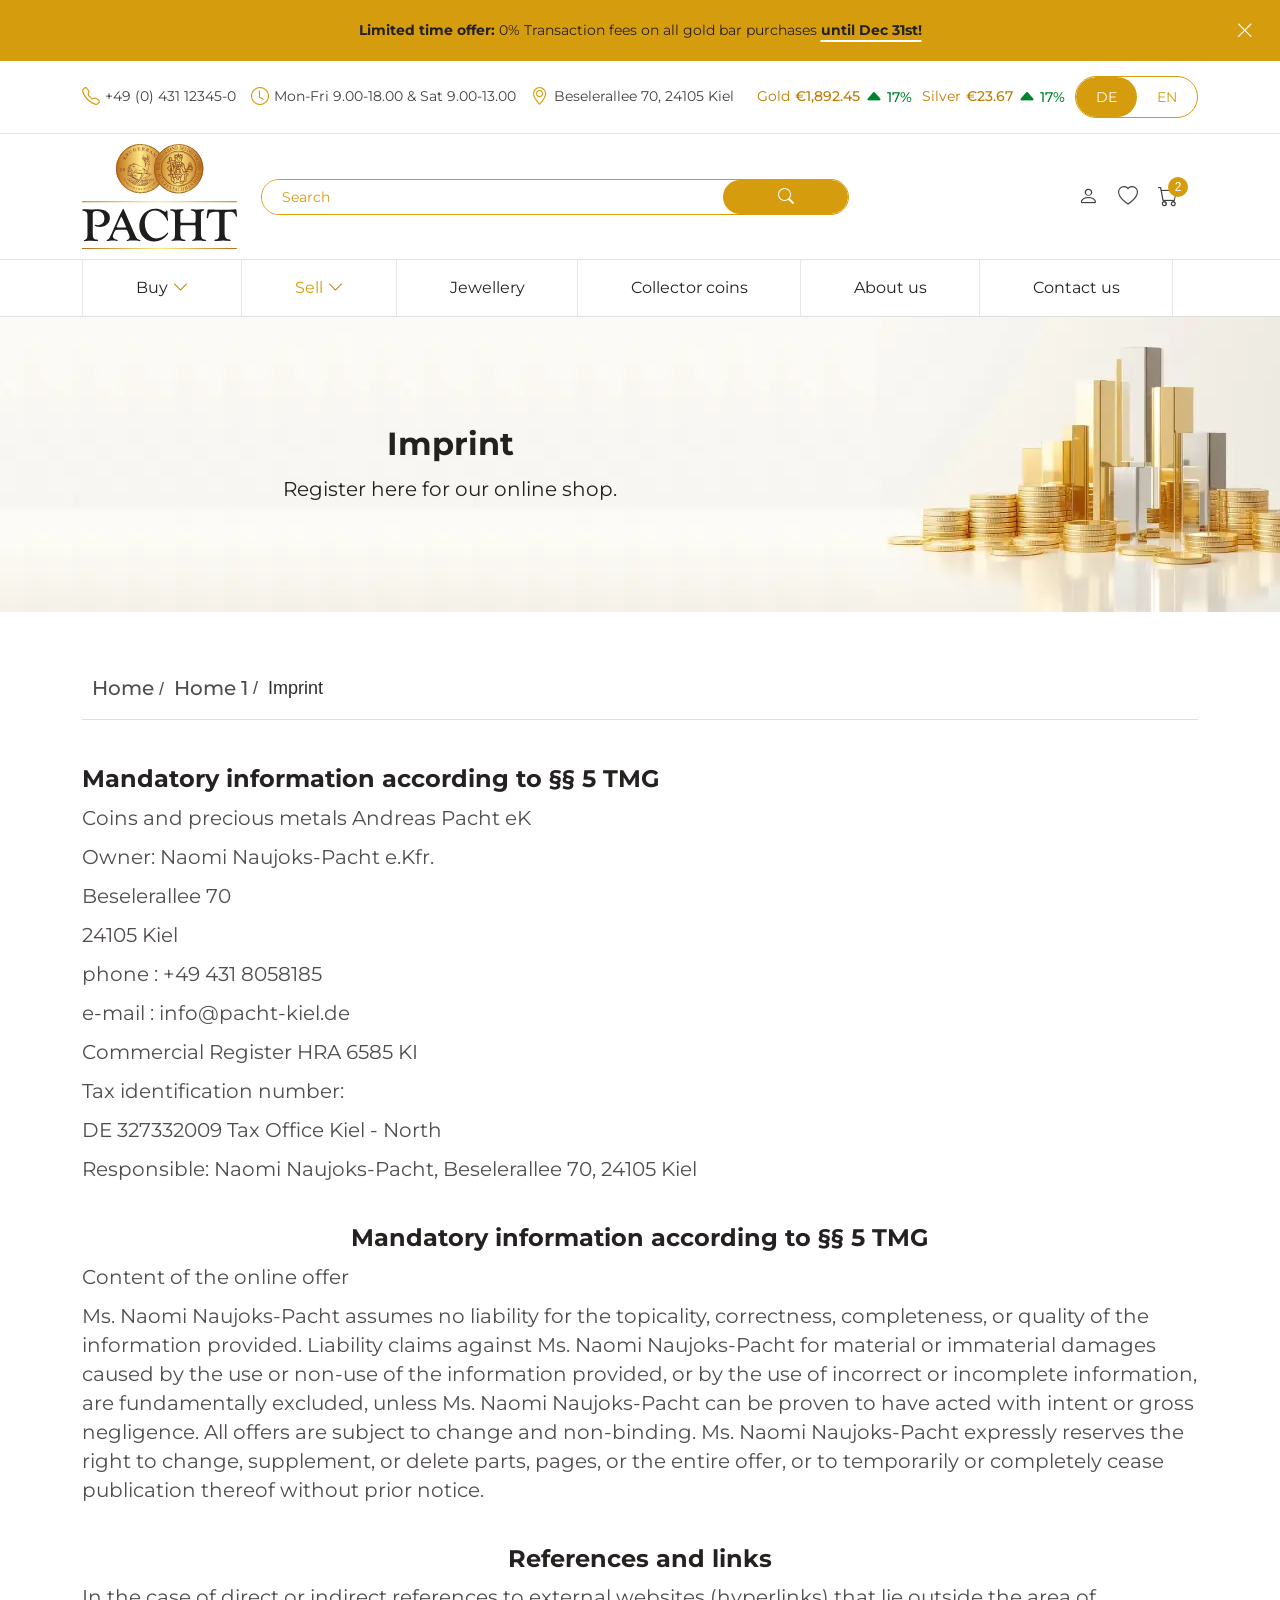
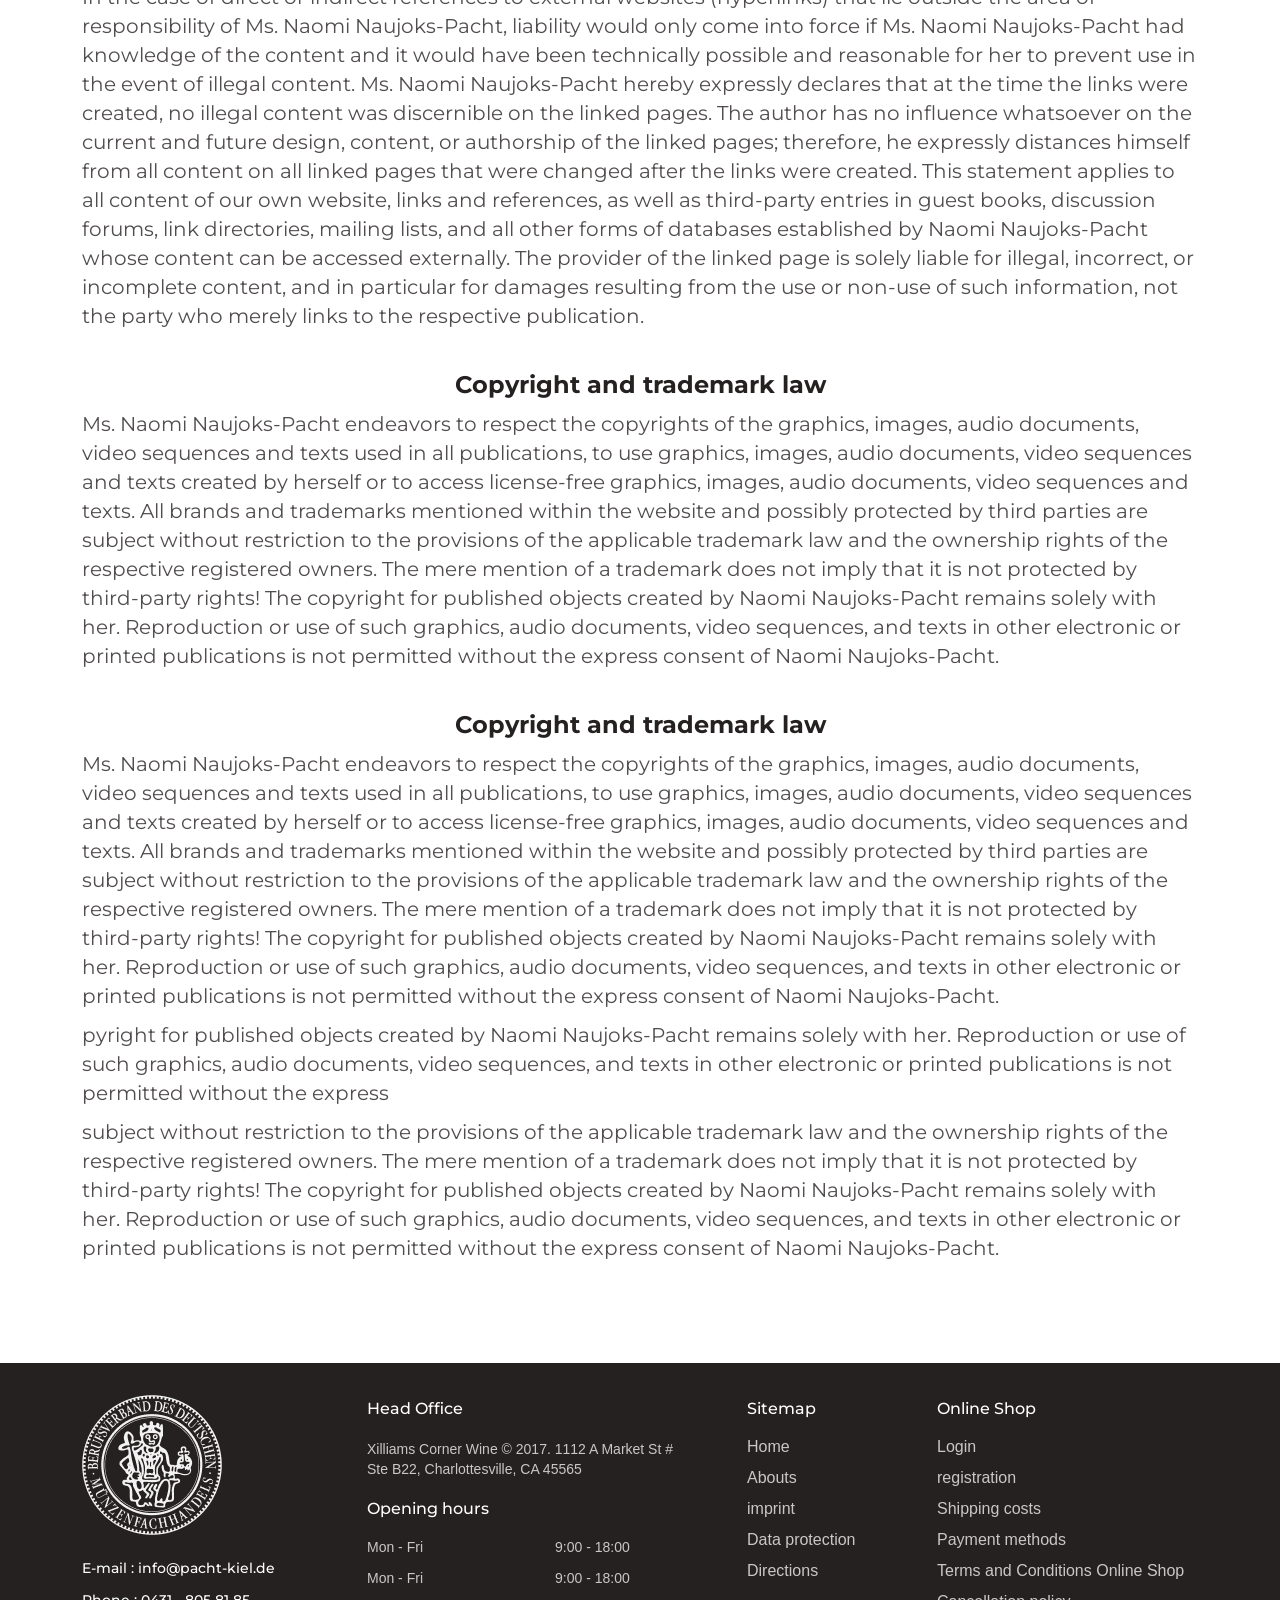
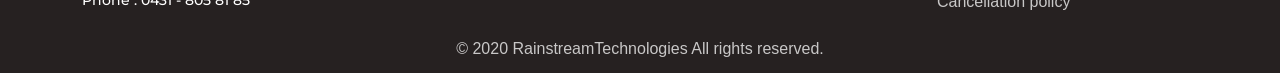
<file: imprint.html>
<!DOCTYPE html>
<html lang="en">
  <head>
    <meta charset="UTF-8" />
    <meta name="viewport" content="width=device-width, initial-scale=1.0" />
    <title>Imprint page</title>
    <link rel="stylesheet" href="./css/bootstrap.min.css" />
    <link rel="stylesheet" href="./css/bootstrap-icons.min.css" />
    <!-- Swiper CSS -->
    <link
      rel="stylesheet"
      href="https://unpkg.com/swiper/swiper-bundle.min.css"
    />
    <link rel="stylesheet" href="./css/style.css" />

    <link rel="stylesheet" href="./css/responsive.css" />
  </head>
  <body>
    <header class="header-section">
      <div class="header-top">
        <p class="offer-tag-line">
          <strong> Limited time offer:</strong> 0% Transaction fees on all gold
          bar purchases <strong> until Dec 31st!</strong>
        </p>
        <div class="offer-close-btn">
          <button class="close-btn" onclick="closeOffer()">
            <i class="bi bi-x-lg"></i>
          </button>
        </div>
      </div>
      <div class="main-header-part">
        <div class="info-bar-section">
          <div class="container">
            <div class="row">
              <div class="col-md-12">
                <div class="info-bar">
                  <!-- Contact Info -->
                  <div class="info-group">
                    <div class="info-item">
                      <i class="bi bi-telephone"></i>
                      <span>+49 (0) 431 12345-0</span>
                    </div>
                    <div class="info-item">
                      <i class="bi bi-clock"></i>
                      <span>Mon-Fri 9.00-18.00 & Sat 9.00-13.00</span>
                    </div>
                    <div class="info-item">
                      <i class="bi bi-geo-alt"></i>
                      <span>Beselerallee 70, 24105 Kiel</span>
                    </div>
                  </div>

                  <!-- Gold & Silver Prices -->
                  <div class="price-group">
                    <div class="price-item">
                      <span class="name">Gold</span>
                      <span class="price-number">€1,892.45</span>
                      <div class="change">
                        <i class="bi bi-caret-up-fill"></i>
                        <span class="up">17%</span>
                      </div>
                    </div>
                    <div class="price-item">
                      <span class="name">Silver</span>
                      <span class="price-number">€23.67</span>
                      <div class="change">
                        <i class="bi bi-caret-up-fill"></i>
                        <span class="up">17%</span>
                      </div>
                    </div>

                    <!-- Language Switch -->
                    <div class="language-switch">
                      <button id="deBtn" class="active">DE</button>
                      <button id="enBtn">EN</button>
                    </div>
                  </div>
                </div>
              </div>
            </div>
          </div>
        </div>
        <div class="logo-area">
          <div class="container">
            <div class="row">
              <div class="col-md-12">
                <div class="logo-part-navbar">
                  <div class="logo">
                    <img
                      src="./images/main-logo.svg"
                      alt="logo"
                      width="155"
                      height="105"
                      loading="lazy"
                      class="img-fluid"
                    />
                    <div class="search-bar">
                      <input type="text" placeholder="Search" />
                      <button><i class="bi bi-search"></i></button>
                    </div>
                  </div>

                  <div class="icons">
                    <div class="icon">
                      <a href="#"><i class="bi bi-person"></i></a>
                    </div>
                    <div class="icon">
                      <a href="#"><i class="bi bi-heart"></i></a>
                    </div>
                    <div class="icon">
                      <a href="#"><i class="bi bi-cart"></i></a>
                      <span class="cart-badge">2</span>
                    </div>
                    <div class="icon">
                      <i
                        id="menuIcon"
                        class="bi bi-list menu-icon"
                        onclick="toggleMenu()"
                      ></i>
                    </div>
                  </div>
                </div>
              </div>
            </div>
          </div>
        </div>
        <nav>
          <div class="container">
            <div class="row">
              <div class="col-md-12">
                <div class="nav-container">
                  <!-- Mobile Menu Icon -->

                  <ul class="nav-links" id="navLinks">
                    <!-- Buy Menu -->
                    <li>
                      <div class="menu-title">
                        <a href="#" active>Buy</a>
                        <i
                          class="bi bi-chevron-down arrow"
                          onclick="toggleDropdown(this)"
                        ></i>
                      </div>
                      <ul class="dropdown-menu-header">
                        <li><a href="#">Gold</a></li>
                        <li><a href="#">Silver</a></li>
                      </ul>
                    </li>

                    <!-- Sell Menu -->
                    <li>
                      <div class="menu-title">
                        <a href="#" class="active">Sell</a>
                        <i
                          class="bi bi-chevron-down arrow"
                          onclick="toggleDropdown(this)"
                        ></i>
                      </div>
                      <ul class="dropdown-menu-header">
                        <li class="group-heading">Gold</li>
                        <li><a href="#">Gold coins</a></li>
                        <li class="active"><a href="#">Gold bars</a></li>

                        <li class="group-heading">Silver</li>
                        <li><a href="#">Silver coins</a></li>
                        <li><a href="#">Silver bars</a></li>
                      </ul>
                    </li>

                    <li><a href="#">Jewellery</a></li>
                    <li><a href="#">Collector coins</a></li>
                    <li><a href="#">About us</a></li>
                    <li><a href="#">Contact us</a></li>
                  </ul>
                </div>
              </div>
            </div>
          </div>
        </nav>
      </div>
      <div class="fixed-header-part">
        <div class="inner-header-part">
          <div class="logo-part-navbar-fixed">
            <div class="container">
              <div class="row">
                <div class="col-md-12">
                  <div class="fixed-on-scroll">
                    <div class="logo-part">
                      <img
                        src="./images/main-logo.svg"
                        alt="logo"
                        width="155"
                        height="105"
                        loading="lazy"
                        class="img-fluid"
                      />
                    </div>
                    <div class="fixed-header-content">
                      <div class="info-bar-section">
                        <div class="container">
                          <div class="row">
                            <div class="col-md-12 px-0">
                              <div class="info-bar">
                                <!-- Contact Info -->
                                <div class="info-group">
                                  <div class="info-item">
                                    <i class="bi bi-telephone"></i>
                                    <span>+49 (0) 431 12345-0</span>
                                  </div>
                                  <div class="info-item">
                                    <i class="bi bi-clock"></i>
                                    <span
                                      >Mon-Fri 9.00-18.00 & Sat 9.00-13.00</span
                                    >
                                  </div>
                                  <div class="info-item">
                                    <i class="bi bi-geo-alt"></i>
                                    <span>Beselerallee 70, 24105 Kiel</span>
                                  </div>
                                </div>

                                <!-- Gold & Silver Prices -->
                                <div class="price-group">
                                  <div class="price-item">
                                    <span class="name">Gold</span>
                                    <span class="price-number">€1,892.45</span>
                                    <div class="change">
                                      <i class="bi bi-caret-up-fill"></i>
                                      <span class="up">17%</span>
                                    </div>
                                  </div>
                                  <div class="price-item">
                                    <span class="name">Silver</span>
                                    <span class="price-number">€23.67</span>
                                    <div class="change">
                                      <i class="bi bi-caret-up-fill"></i>
                                      <span class="up">17%</span>
                                    </div>
                                  </div>

                                  <!-- Language Switch -->
                                  <div class="language-switch">
                                    <button id="deBtn" class="active">
                                      DE
                                    </button>
                                    <button id="enBtn">EN</button>
                                  </div>
                                </div>
                              </div>
                            </div>
                          </div>
                        </div>
                      </div>
                      <nav>
                        <div class="container">
                          <div class="row">
                            <div
                              class="col-md-12 px-0 navbar-header-fixed-part"
                            >
                              <div class="nav-container">
                                <!-- Mobile Menu Icon -->
                                <i
                                  id="menuIconfix"
                                  class="bi bi-list menu-icon"
                                  onclick="togglefixMenu()"
                                ></i>

                                <ul class="nav-links" id="navlinksfix">
                                  <!-- Buy Menu -->
                                  <li>
                                    <div class="menu-title">
                                      <a href="#" active>Buy</a>
                                      <i
                                        class="bi bi-chevron-down arrow"
                                        onclick="toggleFixDropdown(this)"
                                      ></i>
                                    </div>
                                    <ul class="dropdown-menu-header">
                                      <li><a href="#">Gold</a></li>
                                      <li><a href="#">Silver</a></li>
                                    </ul>
                                  </li>

                                  <!-- Sell Menu -->
                                  <li>
                                    <div class="menu-title">
                                      <a href="#" class="active">Sell</a>
                                      <i
                                        class="bi bi-chevron-down arrow"
                                        onclick="toggleFixDropdown(this)"
                                      ></i>
                                    </div>
                                    <ul class="dropdown-menu-header">
                                      <li class="group-heading">Gold</li>
                                      <li><a href="#">Gold coins</a></li>
                                      <li class="active">
                                        <a href="#">Gold bars</a>
                                      </li>

                                      <li class="group-heading">Silver</li>
                                      <li><a href="#">Silver coins</a></li>
                                      <li><a href="#">Silver bars</a></li>
                                    </ul>
                                  </li>

                                  <li><a href="#">Jewellery</a></li>
                                  <li><a href="#">Collector coins</a></li>
                                  <li><a href="#">About us</a></li>
                                  <li><a href="#">Contact us</a></li>
                                </ul>
                                <div class="icons">
                                  <div class="icon">
                                    <a href="#"><i class="bi bi-person"></i></a>
                                  </div>
                                  <div class="icon">
                                    <a href="#"><i class="bi bi-heart"></i></a>
                                  </div>
                                  <div class="icon">
                                    <a href="#"><i class="bi bi-cart"></i></a>
                                    <span class="cart-badge">2</span>
                                  </div>
                                  <div class="icon">
                                    <a
                                      href="javascript:void(0)"
                                      onclick="toggleSearchBar()"
                                      ><i class="bi bi-search"></i
                                    ></a>
                                  </div>
                                </div>
                                <!-- Search Bar -->
                                <div
                                  class="toggle-search-bar-part"
                                  id="searchBar"
                                >
                                  <div class="search-bar">
                                    <input type="text" placeholder="Search" />
                                    <button>
                                      <i class="bi bi-search"></i>
                                    </button>
                                  </div>
                                </div>
                              </div>
                            </div>
                          </div>
                        </div>
                      </nav>
                    </div>
                  </div>
                </div>
              </div>
            </div>
          </div>
        </div>
      </div>
    </header>
    <main>
      <section class="banner-section product-page-banner">
        <div class="container">
          <div class="row">
            <div class="col-md-8">
              <div class="banner-content-part">
                <h1 class="page-name">Imprint</h1>
                <p class="page-heading-description">
                  Register here for our online shop.
                </p>
              </div>
            </div>
          </div>
        </div>
      </section>
      <section class="breadcrumb-section">
        <div class="container">
          <div class="row">
            <div class="col-md-12">
              <div class="breadcrumb">
                <ul>
                  <li><a href="#">Home</a></li>
                  <li><a href="#">Home 1</a></li>
                  <li class="active">Imprint</li>
                </ul>
              </div>
            </div>
          </div>
        </div>
      </section>

      <section class="imprint-details-part">
        <div class="container">
          <div class="row">
            <div class="col-md-12">
              <div class="details-content">
                <h2>Mandatory information according to §§ 5 TMG</h2>
                <p>Coins and precious metals Andreas Pacht eK</p>
                <p>Owner: Naomi Naujoks-Pacht e.Kfr.</p>
                <p>Beselerallee 70</p>
                <p>24105 Kiel</p>
                <p>phone : <a href="#">+49 431 8058185</a></p>
                <p>e-mail : <a href="#">info@pacht-kiel.de</a></p>
                <p>Commercial Register HRA 6585 KI</p>
                <p>Tax identification number:</p>
                <p>DE 327332009 Tax Office Kiel - North</p>
                <p>
                  Responsible: Naomi Naujoks-Pacht, Beselerallee 70, 24105 Kiel
                </p>
              </div>
              <div class="details-content">
                <h3>Mandatory information according to §§ 5 TMG</h3>
                <p>Content of the online offer</p>
                <p>
                  Ms. Naomi Naujoks-Pacht assumes no liability for the
                  topicality, correctness, completeness, or quality of the
                  information provided. Liability claims against Ms. Naomi
                  Naujoks-Pacht for material or immaterial damages caused by the
                  use or non-use of the information provided, or by the use of
                  incorrect or incomplete information, are fundamentally
                  excluded, unless Ms. Naomi Naujoks-Pacht can be proven to have
                  acted with intent or gross negligence. All offers are subject
                  to change and non-binding. Ms. Naomi Naujoks-Pacht expressly
                  reserves the right to change, supplement, or delete parts,
                  pages, or the entire offer, or to temporarily or completely
                  cease publication thereof without prior notice.
                </p>
              </div>
              <div class="details-content">
                <h3>References and links</h3>
                <p>
                  In the case of direct or indirect references to external
                  websites (hyperlinks) that lie outside the area of
                  ​​responsibility of Ms. Naomi Naujoks-Pacht, liability would
                  only come into force if Ms. Naomi Naujoks-Pacht had knowledge
                  of the content and it would have been technically possible and
                  reasonable for her to prevent use in the event of illegal
                  content. Ms. Naomi Naujoks-Pacht hereby expressly declares
                  that at the time the links were created, no illegal content
                  was discernible on the linked pages. The author has no
                  influence whatsoever on the current and future design,
                  content, or authorship of the linked pages; therefore, he
                  expressly distances himself from all content on all linked
                  pages that were changed after the links were created. This
                  statement applies to all content of our own website, links and
                  references, as well as third-party entries in guest books,
                  discussion forums, link directories, mailing lists, and all
                  other forms of databases established by Naomi Naujoks-Pacht
                  whose content can be accessed externally. The provider of the
                  linked page is solely liable for illegal, incorrect, or
                  incomplete content, and in particular for damages resulting
                  from the use or non-use of such information, not the party who
                  merely links to the respective publication.
                </p>
              </div>
              <div class="details-content">
                <h3>Copyright and trademark law</h3>
                <p>
                  Ms. Naomi Naujoks-Pacht endeavors to respect the copyrights of
                  the graphics, images, audio documents, video sequences and
                  texts used in all publications, to use graphics, images, audio
                  documents, video sequences and texts created by herself or to
                  access license-free graphics, images, audio documents, video
                  sequences and texts. All brands and trademarks mentioned
                  within the website and possibly protected by third parties are
                  subject without restriction to the provisions of the
                  applicable trademark law and the ownership rights of the
                  respective registered owners. The mere mention of a trademark
                  does not imply that it is not protected by third-party rights!
                  The copyright for published objects created by Naomi
                  Naujoks-Pacht remains solely with her. Reproduction or use of
                  such graphics, audio documents, video sequences, and texts in
                  other electronic or printed publications is not permitted
                  without the express consent of Naomi Naujoks-Pacht.
                </p>
              </div>
                <div class="details-content">
                <h3>Copyright and trademark law</h3>
                <p>
                  Ms. Naomi Naujoks-Pacht endeavors to respect the copyrights of
                  the graphics, images, audio documents, video sequences and
                  texts used in all publications, to use graphics, images, audio
                  documents, video sequences and texts created by herself or to
                  access license-free graphics, images, audio documents, video
                  sequences and texts. All brands and trademarks mentioned
                  within the website and possibly protected by third parties are
                  subject without restriction to the provisions of the
                  applicable trademark law and the ownership rights of the
                  respective registered owners. The mere mention of a trademark
                  does not imply that it is not protected by third-party rights!
                  The copyright for published objects created by Naomi
                  Naujoks-Pacht remains solely with her. Reproduction or use of
                  such graphics, audio documents, video sequences, and texts in
                  other electronic or printed publications is not permitted
                  without the express consent of Naomi Naujoks-Pacht.
                </p>

                <p>pyright for published objects created by Naomi
                  Naujoks-Pacht remains solely with her. Reproduction or use of
                  such graphics, audio documents, video sequences, and texts in
                  other electronic or printed publications is not permitted
                  without the express </p>

                <p>subject without restriction to the provisions of the
                  applicable trademark law and the ownership rights of the
                  respective registered owners. The mere mention of a trademark
                  does not imply that it is not protected by third-party rights!
                  The copyright for published objects created by Naomi
                  Naujoks-Pacht remains solely with her. Reproduction or use of
                  such graphics, audio documents, video sequences, and texts in
                  other electronic or printed publications is not permitted
                  without the express consent of Naomi Naujoks-Pacht.</p>
              </div>
            </div>
          </div>
        </div>
      </section>
    </main>

    <footer class="footer-section">
      <div class="container">
        <div class="row footer-links-row">
          <div class="col-lg-3 col-sm-6 mb-4 mb-sm-0">
            <div class="footer-logo-part">
              <img
                src="./images/Footer_logo.png"
                width="140"
                height="140px"
                alt="footer logo"
                loading="lazy"
              />
            </div>
            <div class="contact-info-div">
              <p>
                E-mail :
                <span>
                  <a href="mailto:info@pacht-kiel.de"
                    >info@pacht-kiel.de</a
                  ></span
                >
              </p>
              <p>
                Phone :
                <span>
                  <a href="tel:0431 - 805 81 85">0431 - 805 81 85</a></span
                >
              </p>
            </div>
          </div>
          <div class="col-lg-4 col-sm-6 mb-4 mb-sm-0">
            <div class="office-address">
              <h4 class="footer-link-heading">Head Office</h4>
              <p>
                Xilliams Corner Wine © 2017. 1112 A Market St # Ste B22,
                Charlottesville, CA 45565
              </p>
            </div>
            <div class="office-timing">
              <h4 class="footer-link-heading">Opening hours</h4>
              <div class="day">
                <span>Mon - Fri </span>
                <span> 9:00 - 18:00</span>
              </div>
              <div class="day">
                <span>Mon - Fri </span>
                <span> 9:00 - 18:00</span>
              </div>
            </div>
          </div>
          <div class="col-lg-2 col-sm-6 mb-4 mb-sm-0">
            <h4 class="footer-link-heading">Sitemap</h4>
            <ul class="pages-links">
              <li><a href="#">Home</a></li>
              <li><a href="#">Abouts</a></li>
              <li><a href="#">imprint</a></li>
              <li><a href="#">Data protection</a></li>
              <li><a href="#">Directions</a></li>
            </ul>
          </div>
          <div class="col-lg-3 col-sm-6 mb-4 mb-sm-0">
            <h4 class="footer-link-heading">Online Shop</h4>
            <ul class="pages-links">
              <li><a href="#">Login</a></li>
              <li><a href="#">registration</a></li>
              <li><a href="#">Shipping costs</a></li>
              <li><a href="#">Payment methods</a></li>
              <li><a href="#">Terms and Conditions Online Shop</a></li>
              <li><a href="#">Cancellation policy</a></li>
            </ul>
          </div>
        </div>
        <div class="row copyrightrow">
          <div class="col-md-12 text-center">
            <p>© 2020 RainstreamTechnologies All rights reserved.</p>
          </div>
        </div>
      </div>
    </footer>

    <script src="./js/bootstrap.bundle.min.js"></script>
    <script src="https://d3js.org/d3.v7.min.js"></script>
    <!-- Swiper JS -->
    <script src="https://unpkg.com/swiper/swiper-bundle.min.js"></script>
    <script src="./js/script.js"></script>
    <script>
      // Toggle function to show/hide search bar
    </script>
  </body>
</html>
</file>
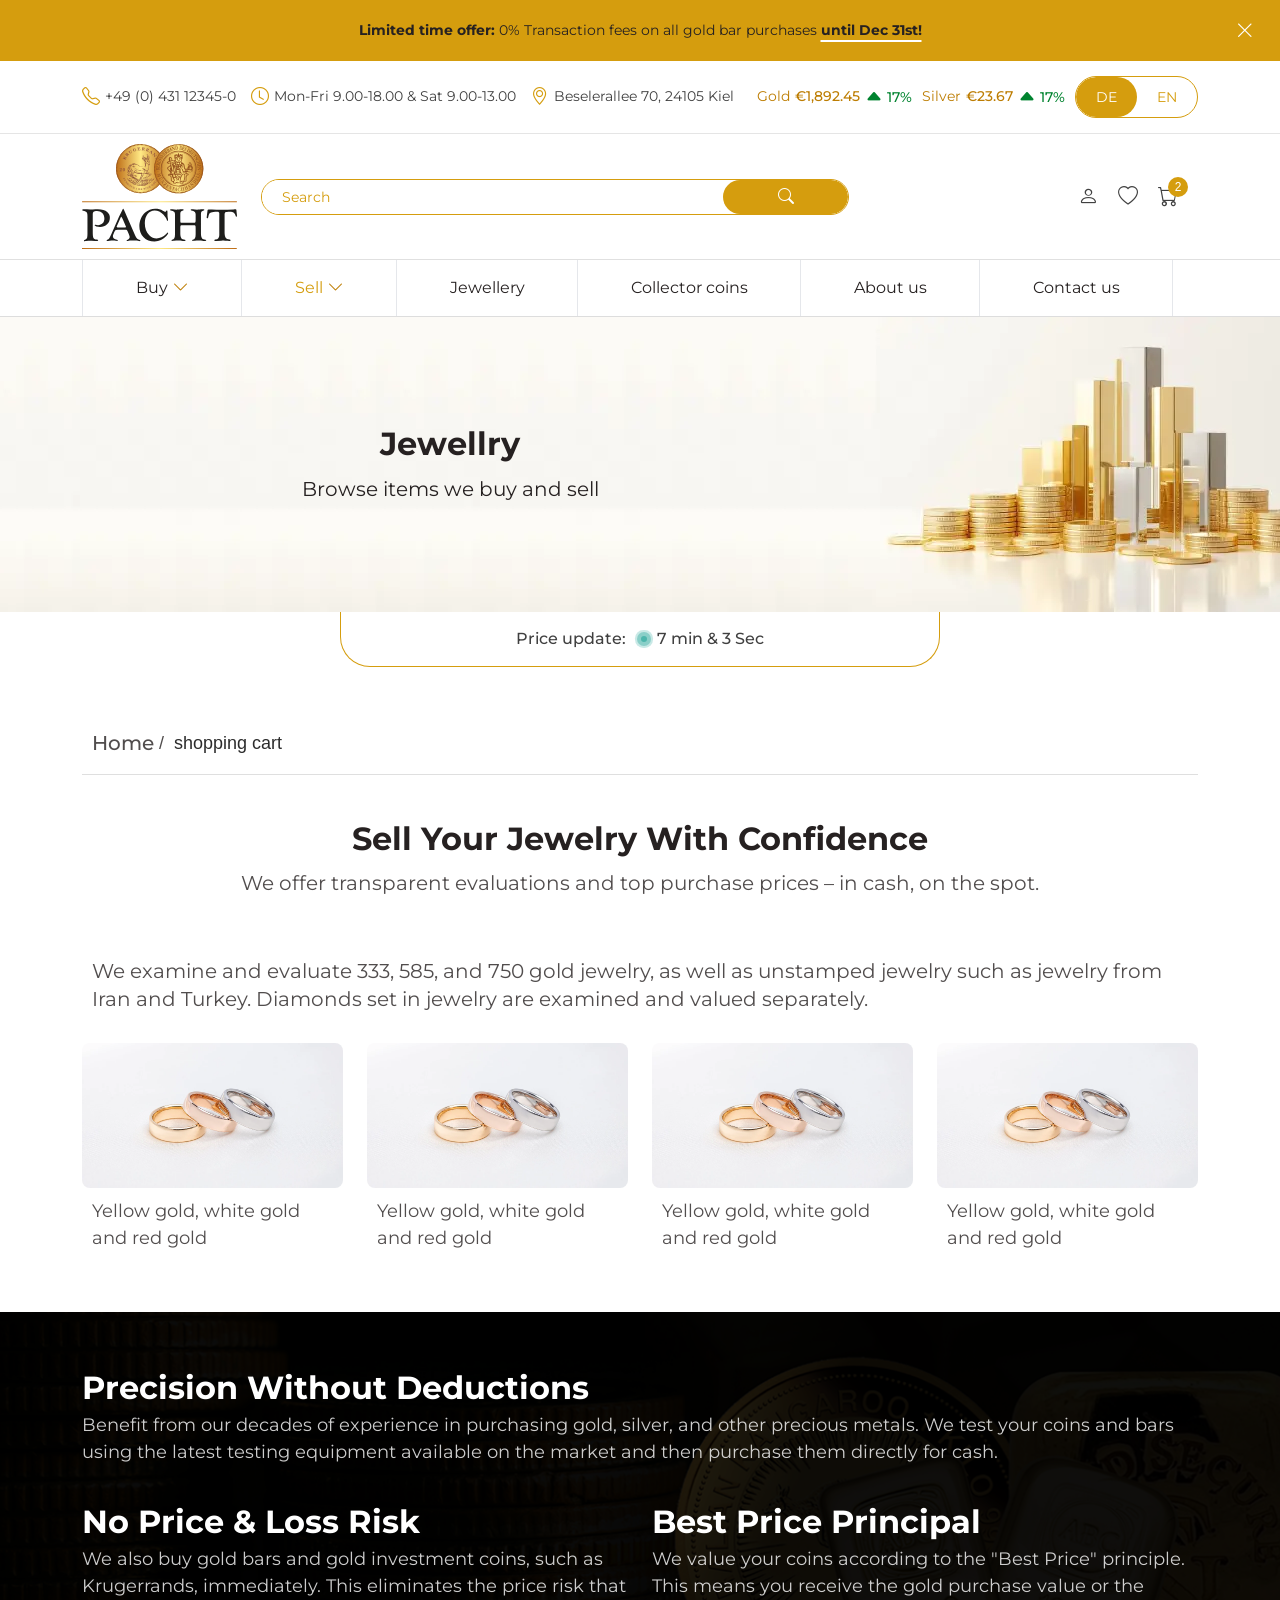
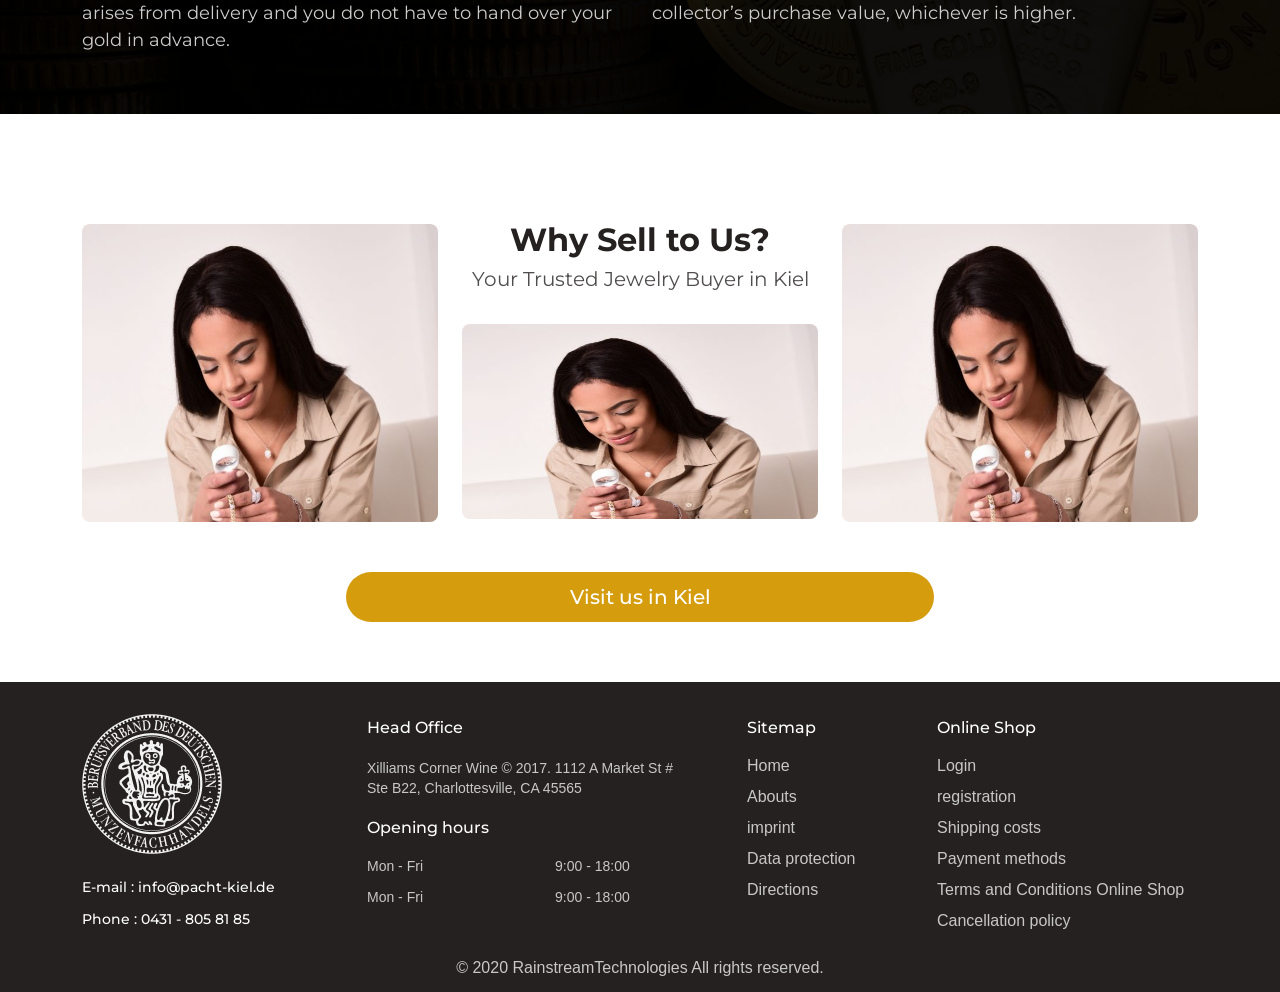
<file: jewellery-details.html>
<!DOCTYPE html>
<html lang="en">

<head>
  <meta charset="UTF-8" />
  <meta name="viewport" content="width=device-width, initial-scale=1.0" />
  <title>Jewellery Details page</title>
  <link rel="stylesheet" href="./css/bootstrap.min.css" />
  <link rel="stylesheet" href="./css/bootstrap-icons.min.css" />
  <link rel="stylesheet" href="https://unpkg.com/swiper/swiper-bundle.min.css" />
  <link rel="stylesheet" href="./css/style.css" />
  <link rel="stylesheet" href="./css/responsive.css" />
</head>

<body>
  <header class="header-section">
    <div class="header-top">
      <p class="offer-tag-line">
        <strong> Limited time offer:</strong> 0% Transaction fees on all gold
        bar purchases <strong> until Dec 31st!</strong>
      </p>
      <div class="offer-close-btn">
        <button class="close-btn" onclick="closeOffer()">
          <i class="bi bi-x-lg"></i>
        </button>
      </div>
    </div>
    <div class="main-header-part">
      <div class="info-bar-section">
        <div class="container">
          <div class="row">
            <div class="col-md-12">
              <div class="info-bar">
                <!-- Contact Info -->
                <div class="info-group">
                  <div class="info-item">
                    <i class="bi bi-telephone"></i>
                    <span>+49 (0) 431 12345-0</span>
                  </div>
                  <div class="info-item">
                    <i class="bi bi-clock"></i>
                    <span>Mon-Fri 9.00-18.00 & Sat 9.00-13.00</span>
                  </div>
                  <div class="info-item">
                    <i class="bi bi-geo-alt"></i>
                    <span>Beselerallee 70, 24105 Kiel</span>
                  </div>
                </div>

                <!-- Gold & Silver Prices -->
                <div class="price-group">
                  <div class="price-item">
                    <span class="name">Gold</span>
                    <span class="price-number">€1,892.45</span>
                    <div class="change">
                      <i class="bi bi-caret-up-fill"></i>
                      <span class="up">17%</span>
                    </div>
                  </div>
                  <div class="price-item">
                    <span class="name">Silver</span>
                    <span class="price-number">€23.67</span>
                    <div class="change">
                      <i class="bi bi-caret-up-fill"></i>
                      <span class="up">17%</span>
                    </div>
                  </div>

                  <!-- Language Switch -->
                  <div class="language-switch">
                    <button id="deBtn" class="active">DE</button>
                    <button id="enBtn">EN</button>
                  </div>
                </div>
              </div>
            </div>
          </div>
        </div>
      </div>
      <div class="logo-area">
        <div class="container">
          <div class="row">
            <div class="col-md-12">
              <div class="logo-part-navbar">
                <div class="logo">
                  <img src="./images/main-logo.svg" alt="logo" width="155" height="105" loading="lazy"
                    class="img-fluid" />
                  <div class="search-bar">
                    <input type="text" placeholder="Search" />
                    <button><i class="bi bi-search"></i></button>
                  </div>
                </div>

                <div class="icons">
                  <div class="icon">
                    <a href="#"><i class="bi bi-person"></i></a>
                  </div>
                  <div class="icon">
                    <a href="#"><i class="bi bi-heart"></i></a>
                  </div>
                  <div class="icon">
                    <a href="#"><i class="bi bi-cart"></i></a>
                    <span class="cart-badge">2</span>
                  </div>
                  <div class="icon">
                    <i id="menuIcon" class="bi bi-list menu-icon" onclick="toggleMenu()"></i>
                  </div>
                </div>
              </div>
            </div>
          </div>
        </div>
      </div>
      <nav>
        <div class="container">
          <div class="row">
            <div class="col-md-12">
              <div class="nav-container">
                <!-- Mobile Menu Icon -->

                <ul class="nav-links" id="navLinks">
                  <!-- Buy Menu -->
                  <li>
                    <div class="menu-title">
                      <a href="#" active>Buy</a>
                      <i class="bi bi-chevron-down arrow" onclick="toggleDropdown(this)"></i>
                    </div>
                    <ul class="dropdown-menu-header">
                      <li><a href="#">Gold</a></li>
                      <li><a href="#">Silver</a></li>
                    </ul>
                  </li>

                  <!-- Sell Menu -->
                  <li>
                    <div class="menu-title">
                      <a href="#" class="active">Sell</a>
                      <i class="bi bi-chevron-down arrow" onclick="toggleDropdown(this)"></i>
                    </div>
                    <ul class="dropdown-menu-header">
                      <li class="group-heading">Gold</li>
                      <li><a href="#">Gold coins</a></li>
                      <li class="active"><a href="#">Gold bars</a></li>

                      <li class="group-heading">Silver</li>
                      <li><a href="#">Silver coins</a></li>
                      <li><a href="#">Silver bars</a></li>
                    </ul>
                  </li>

                  <li><a href="#">Jewellery</a></li>
                  <li><a href="#">Collector coins</a></li>
                  <li><a href="#">About us</a></li>
                  <li><a href="#">Contact us</a></li>
                </ul>
              </div>
            </div>
          </div>
        </div>
      </nav>
    </div>
    <div class="fixed-header-part">
      <div class="inner-header-part">
        <div class="logo-part-navbar-fixed">
          <div class="container">
            <div class="row">
              <div class="col-md-12">
                <div class="fixed-on-scroll">
                  <div class="logo-part">
                    <img src="./images/main-logo.svg" alt="logo" width="155" height="105" loading="lazy"
                      class="img-fluid" />
                  </div>
                  <div class="fixed-header-content">
                    <div class="info-bar-section">
                      <div class="container">
                        <div class="row">
                          <div class="col-md-12 px-0">
                            <div class="info-bar">
                              <!-- Contact Info -->
                              <div class="info-group">
                                <div class="info-item">
                                  <i class="bi bi-telephone"></i>
                                  <span>+49 (0) 431 12345-0</span>
                                </div>
                                <div class="info-item">
                                  <i class="bi bi-clock"></i>
                                  <span>Mon-Fri 9.00-18.00 & Sat 9.00-13.00</span>
                                </div>
                                <div class="info-item">
                                  <i class="bi bi-geo-alt"></i>
                                  <span>Beselerallee 70, 24105 Kiel</span>
                                </div>
                              </div>

                              <!-- Gold & Silver Prices -->
                              <div class="price-group">
                                <div class="price-item">
                                  <span class="name">Gold</span>
                                  <span class="price-number">€1,892.45</span>
                                  <div class="change">
                                    <i class="bi bi-caret-up-fill"></i>
                                    <span class="up">17%</span>
                                  </div>
                                </div>
                                <div class="price-item">
                                  <span class="name">Silver</span>
                                  <span class="price-number">€23.67</span>
                                  <div class="change">
                                    <i class="bi bi-caret-up-fill"></i>
                                    <span class="up">17%</span>
                                  </div>
                                </div>

                                <!-- Language Switch -->
                                <div class="language-switch">
                                  <button id="deBtn" class="active">
                                    DE
                                  </button>
                                  <button id="enBtn">EN</button>
                                </div>
                              </div>
                            </div>
                          </div>
                        </div>
                      </div>
                    </div>
                    <nav>
                      <div class="container">
                        <div class="row">
                          <div class="col-md-12 px-0 navbar-header-fixed-part">
                            <div class="nav-container">
                              <!-- Mobile Menu Icon -->
                              <i id="menuIconfix" class="bi bi-list menu-icon" onclick="togglefixMenu()"></i>

                              <ul class="nav-links" id="navlinksfix">
                                <!-- Buy Menu -->
                                <li>
                                  <div class="menu-title">
                                    <a href="#" active>Buy</a>
                                    <i class="bi bi-chevron-down arrow" onclick="toggleFixDropdown(this)"></i>
                                  </div>
                                  <ul class="dropdown-menu-header">
                                    <li><a href="#">Gold</a></li>
                                    <li><a href="#">Silver</a></li>
                                  </ul>
                                </li>

                                <!-- Sell Menu -->
                                <li>
                                  <div class="menu-title">
                                    <a href="#" class="active">Sell</a>
                                    <i class="bi bi-chevron-down arrow" onclick="toggleFixDropdown(this)"></i>
                                  </div>
                                  <ul class="dropdown-menu-header">
                                    <li class="group-heading">Gold</li>
                                    <li><a href="#">Gold coins</a></li>
                                    <li class="active">
                                      <a href="#">Gold bars</a>
                                    </li>

                                    <li class="group-heading">Silver</li>
                                    <li><a href="#">Silver coins</a></li>
                                    <li><a href="#">Silver bars</a></li>
                                  </ul>
                                </li>

                                <li><a href="#">Jewellery</a></li>
                                <li><a href="#">Collector coins</a></li>
                                <li><a href="#">About us</a></li>
                                <li><a href="#">Contact us</a></li>
                              </ul>
                              <div class="icons">
                                <div class="icon">
                                  <a href="#"><i class="bi bi-person"></i></a>
                                </div>
                                <div class="icon">
                                  <a href="#"><i class="bi bi-heart"></i></a>
                                </div>
                                <div class="icon">
                                  <a href="#"><i class="bi bi-cart"></i></a>
                                  <span class="cart-badge">2</span>
                                </div>
                                <div class="icon">
                                  <a href="javascript:void(0)" onclick="toggleSearchBar()"><i
                                      class="bi bi-search"></i></a>
                                </div>
                              </div>
                              <!-- Search Bar -->
                              <div class="toggle-search-bar-part" id="searchBar">
                                <div class="search-bar">
                                  <input type="text" placeholder="Search" />
                                  <button>
                                    <i class="bi bi-search"></i>
                                  </button>
                                </div>
                              </div>
                            </div>
                          </div>
                        </div>
                      </div>
                    </nav>
                  </div>
                </div>
              </div>
            </div>
          </div>
        </div>
      </div>
    </div>
  </header>
  <main>
    <section class="banner-section jewellry-page-banner">
      <div class="container">
        <div class="row">
          <div class="col-md-8">
            <div class="banner-content-part">
              <h1 class="page-name">Jewellry</h1>
              <p class="page-heading-description">
                Browse items we buy and sell
              </p>
            </div>
          </div>
        </div>
      </div>
    </section>
    <div class="price-update-time">
      <div class="container">
        <div class="row">
          <div class="col-md-12">
            <div class="price-update">
              <p>
                Price update: <span class="dots_part"></span>7 min & 3 Sec
              </p>
            </div>
          </div>
        </div>
      </div>
    </div>
    <section class="breadcrumb-section">
      <div class="container">
        <div class="row">
          <div class="col-md-12">
            <div class="breadcrumb">
              <ul>
                <li><a href="#">Home</a></li>
                <li class="active">shopping cart</li>
              </ul>
            </div>
          </div>
        </div>
      </div>
    </section>
    <section class="with-confidence-section">
      <div class="container">
        <div class="row">
          <div class="col-md-12 mb-30 mb-20">
            <h2 class="section-heading text-center">
              Sell Your Jewelry With Confidence
            </h2>
            <p class="regular-paragraph text-center paragraph-margin-top">
              We offer transparent evaluations and top purchase prices – in
              cash, on the spot.
            </p>
          </div>
        </div>
        <div class="row description-row">
          <div class="col-md-12">
            <p class="description-para">
              We examine and evaluate 333, 585, and 750 gold jewelry, as well
              as unstamped jewelry such as jewelry from Iran and Turkey.
              Diamonds set in jewelry are examined and valued separately.
            </p>
          </div>
        </div>
        <div class="row">
          <div class="col-sm-6 text-center text-sm-start col-lg-3">
            <div class="product-sort-description-part">
              <div class="product-image">
                <img src="./images/product-1.png" alt="product image" height="160" width="292" loading="lazy" />
              </div>
              <div class="products-para">
                <p class="sort-discreption">
                  Yellow gold, white gold and red gold
                </p>
              </div>
            </div>
          </div>
          <div class="col-sm-6 text-center text-sm-start col-lg-3">
            <div class="product-sort-description-part">
              <div class="product-image">
                <img src="./images/product-1.png" alt="product image" height="160" width="292" loading="lazy" />
              </div>
              <div class="products-para">
                <p class="sort-discreption">
                  Yellow gold, white gold and red gold
                </p>
              </div>
            </div>
          </div>
          <div class="col-sm-6 text-center text-sm-start col-lg-3">
            <div class="product-sort-description-part">
              <div class="product-image">
                <img src="./images/product-1.png" alt="product image" height="160" width="292" loading="lazy" />
              </div>
              <div class="products-para">
                <p class="sort-discreption">
                  Yellow gold, white gold and red gold
                </p>
              </div>
            </div>
          </div>
          <div class="col-sm-6 text-center text-sm-start col-lg-3">
            <div class="product-sort-description-part">
              <div class="product-image">
                <img src="./images/product-1.png" alt="product image" height="160" width="292" loading="lazy" />
              </div>
              <div class="products-para">
                <p class="sort-discreption">
                  Yellow gold, white gold and red gold
                </p>
              </div>
            </div>
          </div>
        </div>
      </div>
    </section>

    <section class="info-section">
      <div class="container">
        <div class="row text-white">
          <div class="col-md-12 info-box">
            <h3 class="info-heading-part">Precision Without Deductions</h3>
            <p class="info-paragraph">
              Benefit from our decades of experience in purchasing gold,
              silver, and other precious metals. We test your coins and bars
              using the latest testing equipment available on the market and
              then purchase them directly for cash.
            </p>
          </div>
          <div class="col-md-6 info-box mb-4 mb-md-0">
            <h3 class="info-heading-part">No Price & Loss Risk</h3>
            <p class="info-paragraph">
              We also buy gold bars and gold investment coins, such as
              Krugerrands, immediately. This eliminates the price risk that
              arises from delivery and you do not have to hand over your gold
              in advance.
            </p>
          </div>
          <div class="col-md-6 info-box">
            <h3 class="info-heading-part">Best Price Principal</h3>
            <p class="info-paragraph">
              We value your coins according to the "Best Price" principle.
              This means you receive the gold purchase value or the
              collector’s purchase value, whichever is higher.
            </p>
          </div>
        </div>
      </div>
    </section>

    <section class="section-wrapper">
      <div class="container">
        <div class="row justify-content-center">
          <div class="d-block d-lg-none col-12">
            <h2 class="section-title">Why Sell to Us?</h2>
            <p class="section-subtitle">Your Trusted Jewelry Buyer in Kiel</p>
          </div>
          <div class="col-lg-4 col-sm-6 mb-4 image-box">
            <img src="./images/and.jpg" alt="Image 1" height="298" width="398" loading="lazy" />
          </div>
          <div class="col-lg-4 col-sm-6 mb-4 image-box">
            <div class="d-none d-lg-block">
              <h2 class="section-title">Why Sell to Us?</h2>
              <p class="section-subtitle">
                Your Trusted Jewelry Buyer in Kiel
              </p>
              <img src="./images/and.jpg" alt="Image 2" height="195" width="398" loading="lazy" />
            </div>
            <div class="d-block d-lg-none">
              <img src="./images/and.jpg" alt="Image 2" height="298" width="398" loading="lazy" />
            </div>

          </div>
          <div class="col-lg-4 col-sm-6 mb-4 image-box">
            <img src="./images/and.jpg" alt="Image 2" height="298" width="398" loading="lazy" />
          </div>
        </div>

        <a href="#" class="visit-btn">Visit us in Kiel</a>
      </div>
    </section>
  </main>

  <footer class="footer-section">
    <div class="container">
      <div class="row footer-links-row">
        <div class="col-lg-3 col-sm-6 mb-4 mb-sm-0">
          <div class="footer-logo-part">
            <img src="./images/Footer_logo.png" width="140" height="140px" alt="footer logo" loading="lazy" />
          </div>
          <div class="contact-info-div">
            <p>
              E-mail :
              <span>
                <a href="mailto:info@pacht-kiel.de">info@pacht-kiel.de</a></span>
            </p>
            <p>
              Phone :
              <span>
                <a href="tel:0431 - 805 81 85">0431 - 805 81 85</a></span>
            </p>
          </div>
        </div>
        <div class="col-lg-4 col-sm-6 mb-4 mb-sm-0">
          <div class="office-address">
            <h4 class="footer-link-heading">Head Office</h4>
            <p>
              Xilliams Corner Wine © 2017. 1112 A Market St # Ste B22,
              Charlottesville, CA 45565
            </p>
          </div>
          <div class="office-timing">
            <h4 class="footer-link-heading">Opening hours</h4>
            <div class="day">
              <span>Mon - Fri </span>
              <span> 9:00 - 18:00</span>
            </div>
            <div class="day">
              <span>Mon - Fri </span>
              <span> 9:00 - 18:00</span>
            </div>
          </div>
        </div>
        <div class="col-lg-2 col-sm-6 mb-4 mb-sm-0">
          <h4 class="footer-link-heading">Sitemap</h4>
          <ul class="pages-links">
            <li><a href="#">Home</a></li>
            <li><a href="#">Abouts</a></li>
            <li><a href="#">imprint</a></li>
            <li><a href="#">Data protection</a></li>
            <li><a href="#">Directions</a></li>
          </ul>
        </div>
        <div class="col-lg-3 col-sm-6 mb-4 mb-sm-0">
          <h4 class="footer-link-heading">Online Shop</h4>
          <ul class="pages-links">
            <li><a href="#">Login</a></li>
            <li><a href="#">registration</a></li>
            <li><a href="#">Shipping costs</a></li>
            <li><a href="#">Payment methods</a></li>
            <li><a href="#">Terms and Conditions Online Shop</a></li>
            <li><a href="#">Cancellation policy</a></li>
          </ul>
        </div>
      </div>
      <div class="row copyrightrow">
        <div class="col-md-12 text-center">
          <p>© 2020 RainstreamTechnologies All rights reserved.</p>
        </div>
      </div>
    </div>
  </footer>

  <script src="./js/bootstrap.bundle.min.js"></script>
  <script src="https://d3js.org/d3.v7.min.js"></script>
  <!-- Swiper JS -->
  <script src="https://unpkg.com/swiper/swiper-bundle.min.js"></script>
  <script src="./js/script.js"></script>
  <script>
    // Toggle function to show/hide search bar
  </script>
</body>

</html>
</file>
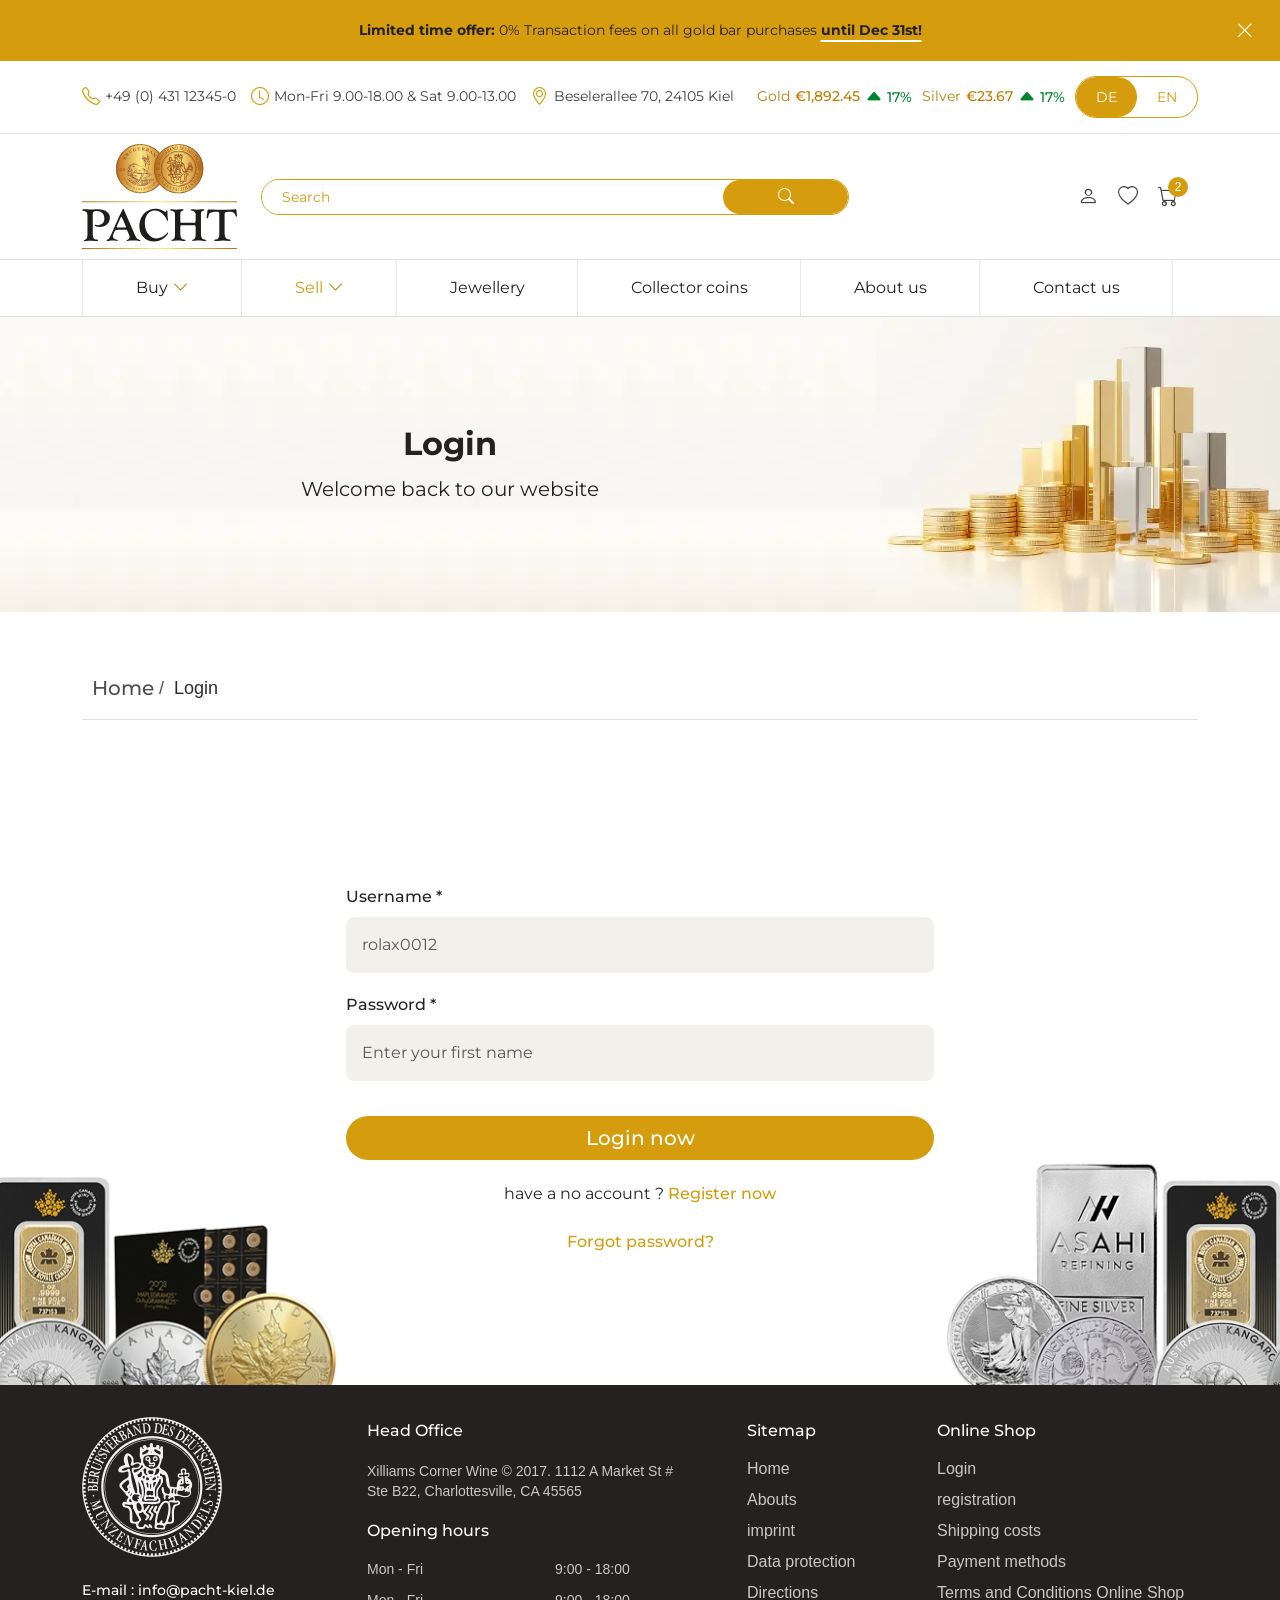
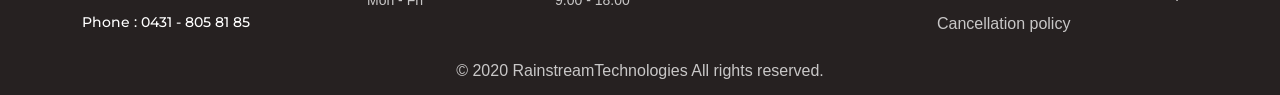
<file: login.html>
<!DOCTYPE html>
<html lang="en">
  <head>
    <meta charset="UTF-8" />
    <meta name="viewport" content="width=device-width, initial-scale=1.0" />
    <title>login page</title>
    <link rel="stylesheet" href="./css/bootstrap.min.css" />
    <link rel="stylesheet" href="./css/bootstrap-icons.min.css" />
    <!-- Swiper CSS -->
    <link
      rel="stylesheet"
      href="https://unpkg.com/swiper/swiper-bundle.min.css"
    />
    <link rel="stylesheet" href="./css/style.css" />

    <link rel="stylesheet" href="./css/responsive.css" />
  </head>
  <body>
    <header class="header-section">
      <div class="header-top">
        <p class="offer-tag-line">
          <strong> Limited time offer:</strong> 0% Transaction fees on all gold
          bar purchases <strong> until Dec 31st!</strong>
        </p>
        <div class="offer-close-btn">
          <button class="close-btn" onclick="closeOffer()">
            <i class="bi bi-x-lg"></i>
          </button>
        </div>
      </div>
      <div class="main-header-part">
        <div class="info-bar-section">
          <div class="container">
            <div class="row">
              <div class="col-md-12">
                <div class="info-bar">
                  <!-- Contact Info -->
                  <div class="info-group">
                    <div class="info-item">
                      <i class="bi bi-telephone"></i>
                      <span>+49 (0) 431 12345-0</span>
                    </div>
                    <div class="info-item">
                      <i class="bi bi-clock"></i>
                      <span>Mon-Fri 9.00-18.00 & Sat 9.00-13.00</span>
                    </div>
                    <div class="info-item">
                      <i class="bi bi-geo-alt"></i>
                      <span>Beselerallee 70, 24105 Kiel</span>
                    </div>
                  </div>

                  <!-- Gold & Silver Prices -->
                  <div class="price-group">
                    <div class="price-item">
                      <span class="name">Gold</span>
                      <span class="price-number">€1,892.45</span>
                      <div class="change">
                        <i class="bi bi-caret-up-fill"></i>
                        <span class="up">17%</span>
                      </div>
                    </div>
                    <div class="price-item">
                      <span class="name">Silver</span>
                      <span class="price-number">€23.67</span>
                      <div class="change">
                        <i class="bi bi-caret-up-fill"></i>
                        <span class="up">17%</span>
                      </div>
                    </div>

                    <!-- Language Switch -->
                    <div class="language-switch">
                      <button id="deBtn" class="active">DE</button>
                      <button id="enBtn">EN</button>
                    </div>
                  </div>
                </div>
              </div>
            </div>
          </div>
        </div>
        <div class="logo-area">
          <div class="container">
            <div class="row">
              <div class="col-md-12">
                <div class="logo-part-navbar">
                  <div class="logo">
                    <img
                      src="./images/main-logo.svg"
                      alt="logo"
                      width="155"
                      height="105"
                      loading="lazy"
                      class="img-fluid"
                    />
                    <div class="search-bar">
                      <input type="text" placeholder="Search" />
                      <button><i class="bi bi-search"></i></button>
                    </div>
                  </div>

                  <div class="icons">
                    <div class="icon">
                      <a href="#"><i class="bi bi-person"></i></a>
                    </div>
                    <div class="icon">
                      <a href="#"><i class="bi bi-heart"></i></a>
                    </div>
                    <div class="icon">
                      <a href="#"><i class="bi bi-cart"></i></a>
                      <span class="cart-badge">2</span>
                    </div>
                    <div class="icon">
                      <i
                        id="menuIcon"
                        class="bi bi-list menu-icon"
                        onclick="toggleMenu()"
                      ></i>
                    </div>
                  </div>
                </div>
              </div>
            </div>
          </div>
        </div>
        <nav>
          <div class="container">
            <div class="row">
              <div class="col-md-12">
                <div class="nav-container">
                  <!-- Mobile Menu Icon -->

                  <ul class="nav-links" id="navLinks">
                    <!-- Buy Menu -->
                    <li>
                      <div class="menu-title">
                        <a href="#" active>Buy</a>
                        <i
                          class="bi bi-chevron-down arrow"
                          onclick="toggleDropdown(this)"
                        ></i>
                      </div>
                      <ul class="dropdown-menu-header">
                        <li><a href="#">Gold</a></li>
                        <li><a href="#">Silver</a></li>
                      </ul>
                    </li>

                    <!-- Sell Menu -->
                    <li>
                      <div class="menu-title">
                        <a href="#" class="active">Sell</a>
                        <i
                          class="bi bi-chevron-down arrow"
                          onclick="toggleDropdown(this)"
                        ></i>
                      </div>
                      <ul class="dropdown-menu-header">
                        <li class="group-heading">Gold</li>
                        <li><a href="#">Gold coins</a></li>
                        <li class="active"><a href="#">Gold bars</a></li>

                        <li class="group-heading">Silver</li>
                        <li><a href="#">Silver coins</a></li>
                        <li><a href="#">Silver bars</a></li>
                      </ul>
                    </li>

                    <li><a href="#">Jewellery</a></li>
                    <li><a href="#">Collector coins</a></li>
                    <li><a href="#">About us</a></li>
                    <li><a href="#">Contact us</a></li>
                  </ul>
                </div>
              </div>
            </div>
          </div>
        </nav>
      </div>
      <div class="fixed-header-part">
        <div class="inner-header-part">
          <div class="logo-part-navbar-fixed">
            <div class="container">
              <div class="row">
                <div class="col-md-12">
                  <div class="fixed-on-scroll">
                    <div class="logo-part">
                      <img
                        src="./images/main-logo.svg"
                        alt="logo"
                        width="155"
                        height="105"
                        loading="lazy"
                        class="img-fluid"
                      />
                    </div>
                    <div class="fixed-header-content">
                      <div class="info-bar-section">
                        <div class="container">
                          <div class="row">
                            <div class="col-md-12 px-0">
                              <div class="info-bar">
                                <!-- Contact Info -->
                                <div class="info-group">
                                  <div class="info-item">
                                    <i class="bi bi-telephone"></i>
                                    <span>+49 (0) 431 12345-0</span>
                                  </div>
                                  <div class="info-item">
                                    <i class="bi bi-clock"></i>
                                    <span
                                      >Mon-Fri 9.00-18.00 & Sat 9.00-13.00</span
                                    >
                                  </div>
                                  <div class="info-item">
                                    <i class="bi bi-geo-alt"></i>
                                    <span>Beselerallee 70, 24105 Kiel</span>
                                  </div>
                                </div>

                                <!-- Gold & Silver Prices -->
                                <div class="price-group">
                                  <div class="price-item">
                                    <span class="name">Gold</span>
                                    <span class="price-number">€1,892.45</span>
                                    <div class="change">
                                      <i class="bi bi-caret-up-fill"></i>
                                      <span class="up">17%</span>
                                    </div>
                                  </div>
                                  <div class="price-item">
                                    <span class="name">Silver</span>
                                    <span class="price-number">€23.67</span>
                                    <div class="change">
                                      <i class="bi bi-caret-up-fill"></i>
                                      <span class="up">17%</span>
                                    </div>
                                  </div>

                                  <!-- Language Switch -->
                                  <div class="language-switch">
                                    <button id="deBtn" class="active">
                                      DE
                                    </button>
                                    <button id="enBtn">EN</button>
                                  </div>
                                </div>
                              </div>
                            </div>
                          </div>
                        </div>
                      </div>
                      <nav>
                        <div class="container">
                          <div class="row">
                            <div
                              class="col-md-12 px-0 navbar-header-fixed-part"
                            >
                              <div class="nav-container">
                                <!-- Mobile Menu Icon -->
                                <i
                                  id="menuIconfix"
                                  class="bi bi-list menu-icon"
                                  onclick="togglefixMenu()"
                                ></i>

                                <ul class="nav-links" id="navlinksfix">
                                  <!-- Buy Menu -->
                                  <li>
                                    <div class="menu-title">
                                      <a href="#" active>Buy</a>
                                      <i
                                        class="bi bi-chevron-down arrow"
                                        onclick="toggleFixDropdown(this)"
                                      ></i>
                                    </div>
                                    <ul class="dropdown-menu-header">
                                      <li><a href="#">Gold</a></li>
                                      <li><a href="#">Silver</a></li>
                                    </ul>
                                  </li>

                                  <!-- Sell Menu -->
                                  <li>
                                    <div class="menu-title">
                                      <a href="#" class="active">Sell</a>
                                      <i
                                        class="bi bi-chevron-down arrow"
                                        onclick="toggleFixDropdown(this)"
                                      ></i>
                                    </div>
                                    <ul class="dropdown-menu-header">
                                      <li class="group-heading">Gold</li>
                                      <li><a href="#">Gold coins</a></li>
                                      <li class="active">
                                        <a href="#">Gold bars</a>
                                      </li>

                                      <li class="group-heading">Silver</li>
                                      <li><a href="#">Silver coins</a></li>
                                      <li><a href="#">Silver bars</a></li>
                                    </ul>
                                  </li>

                                  <li><a href="#">Jewellery</a></li>
                                  <li><a href="#">Collector coins</a></li>
                                  <li><a href="#">About us</a></li>
                                  <li><a href="#">Contact us</a></li>
                                </ul>
                                <div class="icons">
                                  <div class="icon">
                                    <a href="#"><i class="bi bi-person"></i></a>
                                  </div>
                                  <div class="icon">
                                    <a href="#"><i class="bi bi-heart"></i></a>
                                  </div>
                                  <div class="icon">
                                    <a href="#"><i class="bi bi-cart"></i></a>
                                    <span class="cart-badge">2</span>
                                  </div>
                                  <div class="icon">
                                    <a
                                      href="javascript:void(0)"
                                      onclick="toggleSearchBar()"
                                      ><i class="bi bi-search"></i
                                    ></a>
                                  </div>
                                </div>
                                <!-- Search Bar -->
                                <div
                                  class="toggle-search-bar-part"
                                  id="searchBar"
                                >
                                  <div class="search-bar">
                                    <input type="text" placeholder="Search" />
                                    <button>
                                      <i class="bi bi-search"></i>
                                    </button>
                                  </div>
                                </div>
                              </div>
                            </div>
                          </div>
                        </div>
                      </nav>
                    </div>
                  </div>
                </div>
              </div>
            </div>
          </div>
        </div>
      </div>
    </header>
    <main>
      <section class="banner-section product-page-banner">
        <div class="container">
          <div class="row">
            <div class="col-md-8">
              <div class="banner-content-part">
                <h1 class="page-name">Login</h1>
                <p class="page-heading-description">
                  Welcome back to our website
                </p>
              </div>
            </div>
          </div>
        </div>
      </section>
      <section class="breadcrumb-section">
        <div class="container">
          <div class="row">
            <div class="col-md-12">
              <div class="breadcrumb">
                <ul>
                  <li><a href="#">Home</a></li>
                  <li class="active">Login</li>
                </ul>
              </div>
            </div>
          </div>
        </div>
      </section>

      <section class="login-part-section">
        <div class="login-container">
          <!-- Coins Left -->
          <img
            src="./images/login-left-image.png"
            alt="Coins Left"
            class="coin-left img-fluid"
            width="400"
            height="380"
            loading="lazy"
          />

          <!-- Login Form -->
          <div class="form-area-part">
            <form>
              <div class="text-start login-inpit-field">
                <label class="form-label">Username *</label>
                <input
                  type="text"
                  class="form-control"
                  placeholder="rolax0012"
                />
              </div>
              <div class="text-start login-inpit-field">
                <label class="form-label">Password *</label>
                <input
                  type="password"
                  class="form-control"
                  placeholder="Enter your first name"
                />
              </div>
              <a type="submit" class="btn btn-login">Login now</a>
            </form>

            <!-- Footer Links -->
            <div class="login-footer">
              <p>have a no account ? <a href="#">Register now</a></p>
              <p><a href="#">Forgot password?</a></p>
            </div>
          </div>

          <!-- Coins Right -->
          <img
            src="./images/login-right-image.png"
            alt="Coins Right"
            class="coin-right img-fluid"
            width="400"
            height="380"
            loading="lazy"
          />
        </div>
      </section>
    </main>

    <footer class="footer-section">
      <div class="container">
        <div class="row footer-links-row">
          <div class="col-lg-3 col-sm-6 mb-4 mb-sm-0">
            <div class="footer-logo-part">
              <img
                src="./images/Footer_logo.png"
                width="140"
                height="140px"
                alt="footer logo"
                loading="lazy"
              />
            </div>
            <div class="contact-info-div">
              <p>
                E-mail :
                <span>
                  <a href="mailto:info@pacht-kiel.de"
                    >info@pacht-kiel.de</a
                  ></span
                >
              </p>
              <p>
                Phone :
                <span>
                  <a href="tel:0431 - 805 81 85">0431 - 805 81 85</a></span
                >
              </p>
            </div>
          </div>
          <div class="col-lg-4 col-sm-6 mb-4 mb-sm-0">
            <div class="office-address">
              <h4 class="footer-link-heading">Head Office</h4>
              <p>
                Xilliams Corner Wine © 2017. 1112 A Market St # Ste B22,
                Charlottesville, CA 45565
              </p>
            </div>
            <div class="office-timing">
              <h4 class="footer-link-heading">Opening hours</h4>
              <div class="day">
                <span>Mon - Fri </span>
                <span> 9:00 - 18:00</span>
              </div>
              <div class="day">
                <span>Mon - Fri </span>
                <span> 9:00 - 18:00</span>
              </div>
            </div>
          </div>
          <div class="col-lg-2 col-sm-6 mb-4 mb-sm-0">
            <h4 class="footer-link-heading">Sitemap</h4>
            <ul class="pages-links">
              <li><a href="#">Home</a></li>
              <li><a href="#">Abouts</a></li>
              <li><a href="#">imprint</a></li>
              <li><a href="#">Data protection</a></li>
              <li><a href="#">Directions</a></li>
            </ul>
          </div>
          <div class="col-lg-3 col-sm-6 mb-4 mb-sm-0">
            <h4 class="footer-link-heading">Online Shop</h4>
            <ul class="pages-links">
              <li><a href="#">Login</a></li>
              <li><a href="#">registration</a></li>
              <li><a href="#">Shipping costs</a></li>
              <li><a href="#">Payment methods</a></li>
              <li><a href="#">Terms and Conditions Online Shop</a></li>
              <li><a href="#">Cancellation policy</a></li>
            </ul>
          </div>
        </div>
        <div class="row copyrightrow">
          <div class="col-md-12 text-center">
            <p>© 2020 RainstreamTechnologies All rights reserved.</p>
          </div>
        </div>
      </div>
    </footer>

    <script src="./js/bootstrap.bundle.min.js"></script>
    <script src="https://d3js.org/d3.v7.min.js"></script>
    <!-- Swiper JS -->
    <script src="https://unpkg.com/swiper/swiper-bundle.min.js"></script>
    <script src="./js/script.js"></script>
    <script>
      // Toggle function to show/hide search bar
    </script>
  </body>
</html>
</file>
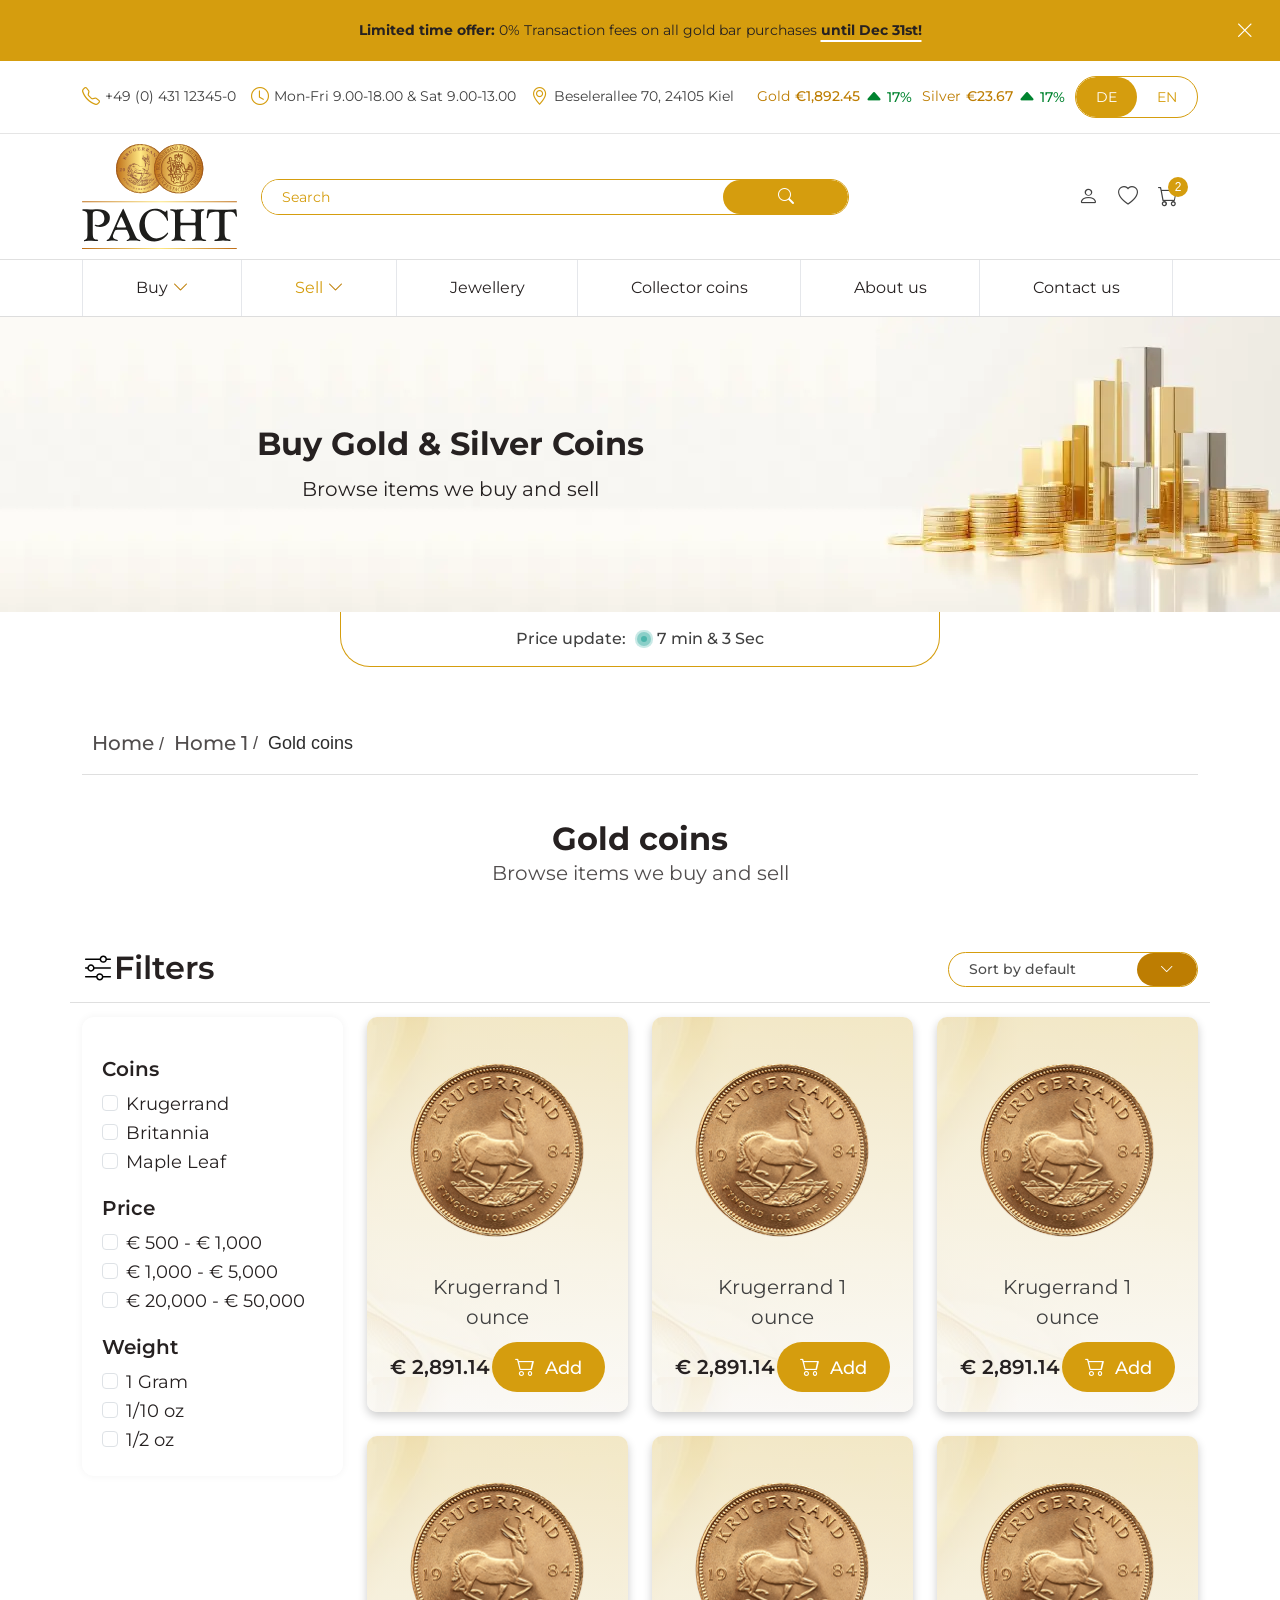
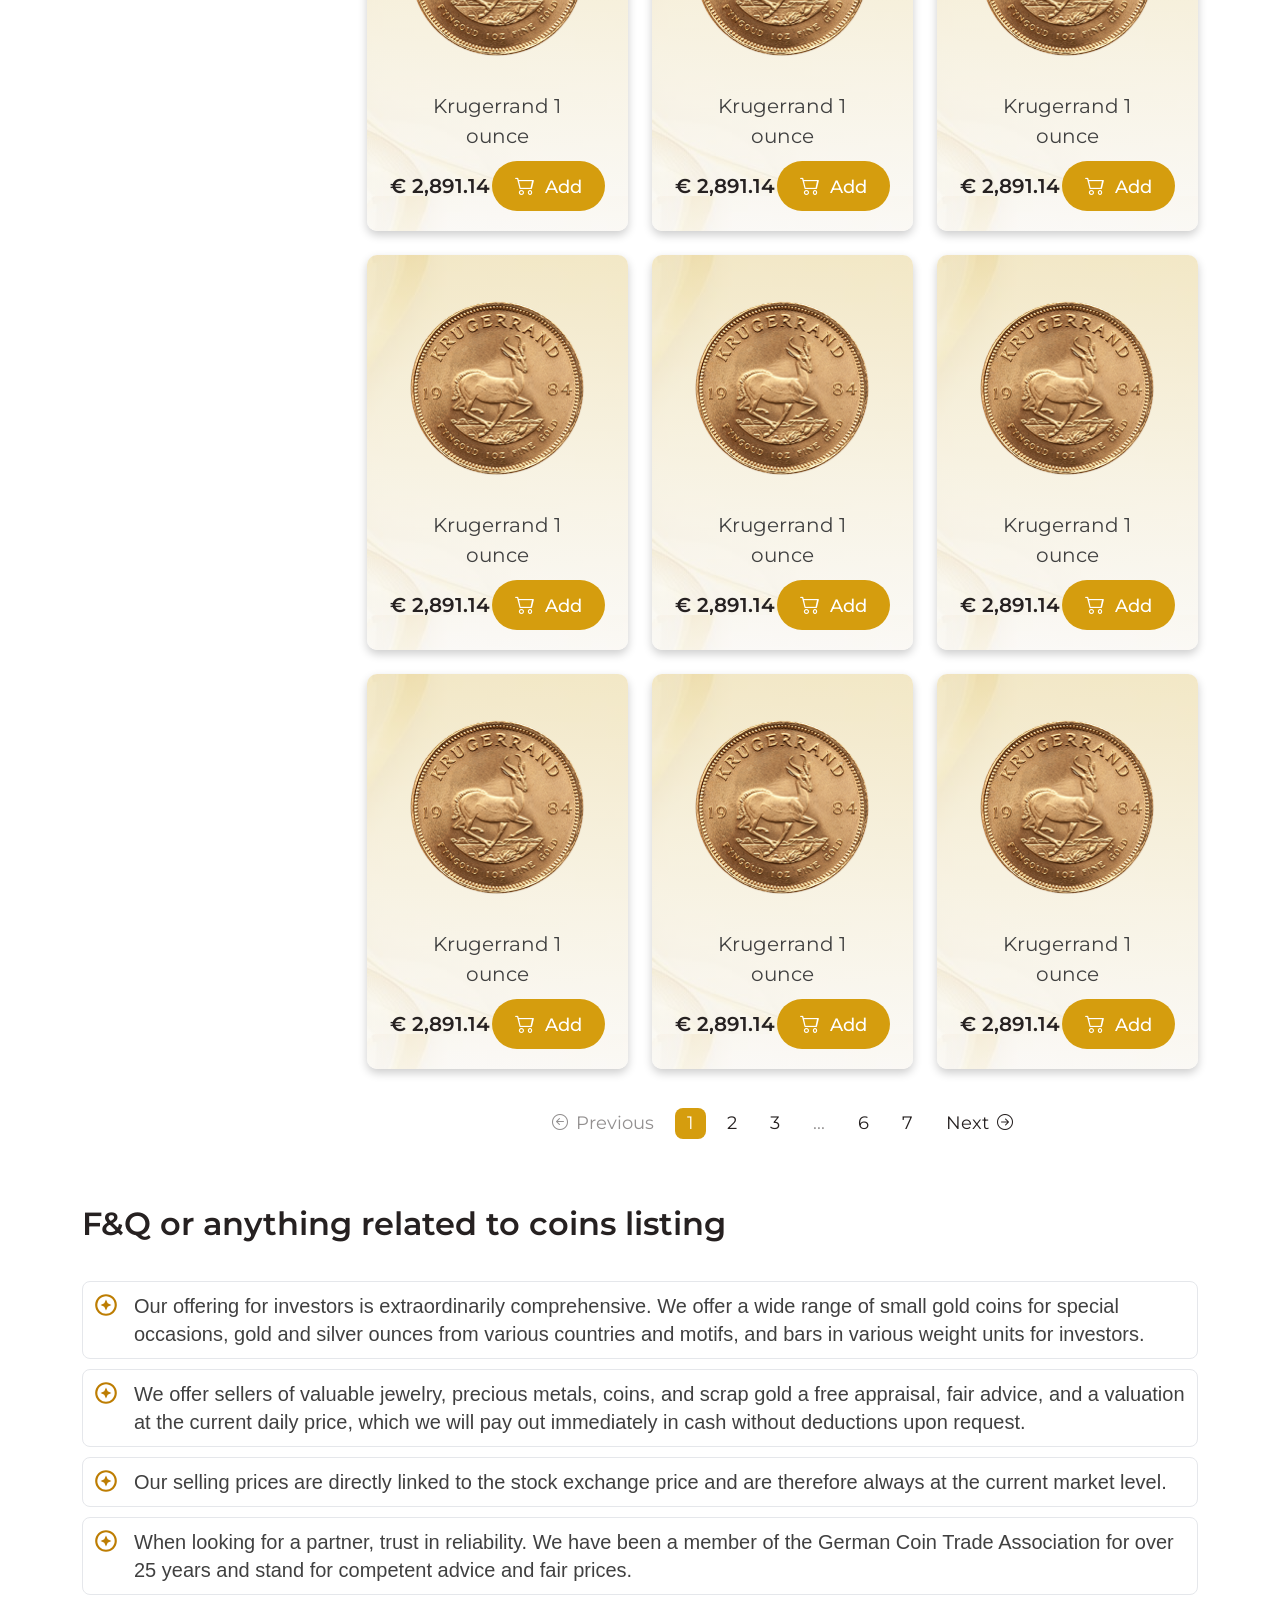
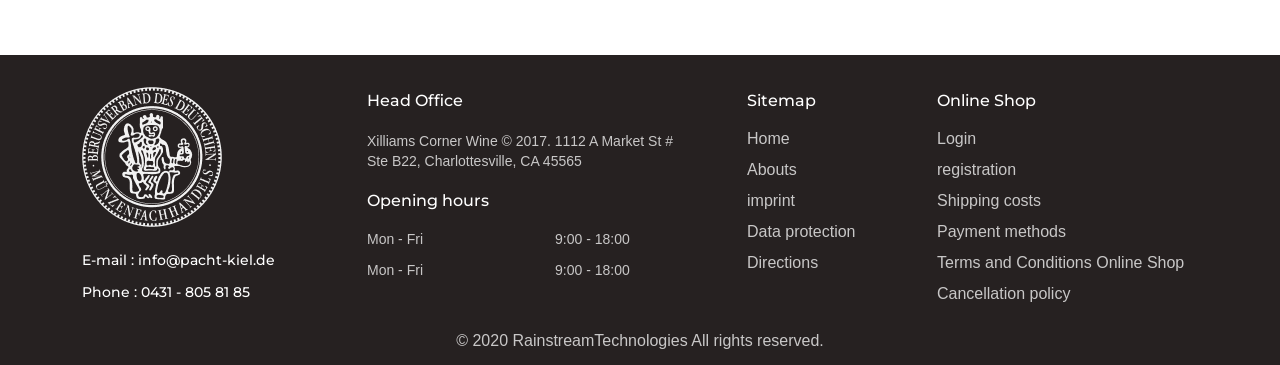
<file: product.html>
<!DOCTYPE html>
<html lang="en">
  <head>
    <meta charset="UTF-8" />
    <meta name="viewport" content="width=device-width, initial-scale=1.0" />
    <title>product page</title>
    <link rel="stylesheet" href="./css/bootstrap.min.css" />
    <link rel="stylesheet" href="./css/bootstrap-icons.min.css" />
    <!-- Swiper CSS -->
    <link
      rel="stylesheet"
      href="https://unpkg.com/swiper/swiper-bundle.min.css"
    />
    <link rel="stylesheet" href="./css/style.css" />

    <link rel="stylesheet" href="./css/responsive.css" />
  </head>
  <body>
    <header class="header-section">
      <div class="header-top">
        <p class="offer-tag-line">
          <strong> Limited time offer:</strong> 0% Transaction fees on all gold
          bar purchases <strong> until Dec 31st!</strong>
        </p>
        <div class="offer-close-btn">
          <button class="close-btn" onclick="closeOffer()">
            <i class="bi bi-x-lg"></i>
          </button>
        </div>
      </div>
      <div class="main-header-part">
        <div class="info-bar-section">
          <div class="container">
            <div class="row">
              <div class="col-md-12">
                <div class="info-bar">
                  <!-- Contact Info -->
                  <div class="info-group">
                    <div class="info-item">
                      <i class="bi bi-telephone"></i>
                      <span>+49 (0) 431 12345-0</span>
                    </div>
                    <div class="info-item">
                      <i class="bi bi-clock"></i>
                      <span>Mon-Fri 9.00-18.00 & Sat 9.00-13.00</span>
                    </div>
                    <div class="info-item">
                      <i class="bi bi-geo-alt"></i>
                      <span>Beselerallee 70, 24105 Kiel</span>
                    </div>
                  </div>

                  <!-- Gold & Silver Prices -->
                  <div class="price-group">
                    <div class="price-item">
                      <span class="name">Gold</span>
                      <span class="price-number">€1,892.45</span>
                      <div class="change">
                        <i class="bi bi-caret-up-fill"></i>
                        <span class="up">17%</span>
                      </div>
                    </div>
                    <div class="price-item">
                      <span class="name">Silver</span>
                      <span class="price-number">€23.67</span>
                      <div class="change">
                        <i class="bi bi-caret-up-fill"></i>
                        <span class="up">17%</span>
                      </div>
                    </div>

                    <!-- Language Switch -->
                    <div class="language-switch">
                      <button id="deBtn" class="active">DE</button>
                      <button id="enBtn">EN</button>
                    </div>
                  </div>
                </div>
              </div>
            </div>
          </div>
        </div>
        <div class="logo-area">
          <div class="container">
            <div class="row">
              <div class="col-md-12">
                <div class="logo-part-navbar">
                  <div class="logo">
                    <img
                      src="./images/main-logo.svg"
                      alt="logo"
                      width="155"
                      height="105"
                      loading="lazy"
                      class="img-fluid"
                    />
                    <div class="search-bar">
                      <input type="text" placeholder="Search" />
                      <button><i class="bi bi-search"></i></button>
                    </div>
                  </div>

                  <div class="icons">
                    <div class="icon">
                      <a href="#"><i class="bi bi-person"></i></a>
                    </div>
                    <div class="icon">
                      <a href="#"><i class="bi bi-heart"></i></a>
                    </div>
                    <div class="icon">
                      <a href="#"><i class="bi bi-cart"></i></a>
                      <span class="cart-badge">2</span>
                    </div>
                    <div class="icon">
                      <i
                        id="menuIcon"
                        class="bi bi-list menu-icon"
                        onclick="toggleMenu()"
                      ></i>
                    </div>
                  </div>
                </div>
              </div>
            </div>
          </div>
        </div>
        <nav>
          <div class="container">
            <div class="row">
              <div class="col-md-12">
                <div class="nav-container">
                  <!-- Mobile Menu Icon -->

                  <ul class="nav-links" id="navLinks">
                    <!-- Buy Menu -->
                    <li>
                      <div class="menu-title">
                        <a href="#" active>Buy</a>
                        <i
                          class="bi bi-chevron-down arrow"
                          onclick="toggleDropdown(this)"
                        ></i>
                      </div>
                      <ul class="dropdown-menu-header">
                        <li><a href="#">Gold</a></li>
                        <li><a href="#">Silver</a></li>
                      </ul>
                    </li>

                    <!-- Sell Menu -->
                    <li>
                      <div class="menu-title">
                        <a href="#" class="active">Sell</a>
                        <i
                          class="bi bi-chevron-down arrow"
                          onclick="toggleDropdown(this)"
                        ></i>
                      </div>
                      <ul class="dropdown-menu-header">
                        <li class="group-heading">Gold</li>
                        <li><a href="#">Gold coins</a></li>
                        <li class="active"><a href="#">Gold bars</a></li>

                        <li class="group-heading">Silver</li>
                        <li><a href="#">Silver coins</a></li>
                        <li><a href="#">Silver bars</a></li>
                      </ul>
                    </li>

                    <li><a href="#">Jewellery</a></li>
                    <li><a href="#">Collector coins</a></li>
                    <li><a href="#">About us</a></li>
                    <li><a href="#">Contact us</a></li>
                  </ul>
                </div>
              </div>
            </div>
          </div>
        </nav>
      </div>
      <div class="fixed-header-part">
        <div class="inner-header-part">
          <div class="logo-part-navbar-fixed">
            <div class="container">
              <div class="row">
                <div class="col-md-12">
                  <div class="fixed-on-scroll">
                    <div class="logo-part">
                      <img
                        src="./images/main-logo.svg"
                        alt="logo"
                        width="155"
                        height="105"
                        loading="lazy"
                        class="img-fluid"
                      />
                    </div>
                    <div class="fixed-header-content">
                      <div class="info-bar-section">
                        <div class="container">
                          <div class="row">
                            <div class="col-md-12 px-0">
                              <div class="info-bar">
                                <!-- Contact Info -->
                                <div class="info-group">
                                  <div class="info-item">
                                    <i class="bi bi-telephone"></i>
                                    <span>+49 (0) 431 12345-0</span>
                                  </div>
                                  <div class="info-item">
                                    <i class="bi bi-clock"></i>
                                    <span
                                      >Mon-Fri 9.00-18.00 & Sat 9.00-13.00</span
                                    >
                                  </div>
                                  <div class="info-item">
                                    <i class="bi bi-geo-alt"></i>
                                    <span>Beselerallee 70, 24105 Kiel</span>
                                  </div>
                                </div>

                                <!-- Gold & Silver Prices -->
                                <div class="price-group">
                                  <div class="price-item">
                                    <span class="name">Gold</span>
                                    <span class="price-number">€1,892.45</span>
                                    <div class="change">
                                      <i class="bi bi-caret-up-fill"></i>
                                      <span class="up">17%</span>
                                    </div>
                                  </div>
                                  <div class="price-item">
                                    <span class="name">Silver</span>
                                    <span class="price-number">€23.67</span>
                                    <div class="change">
                                      <i class="bi bi-caret-up-fill"></i>
                                      <span class="up">17%</span>
                                    </div>
                                  </div>

                                  <!-- Language Switch -->
                                  <div class="language-switch">
                                    <button id="deBtn" class="active">
                                      DE
                                    </button>
                                    <button id="enBtn">EN</button>
                                  </div>
                                </div>
                              </div>
                            </div>
                          </div>
                        </div>
                      </div>
                      <nav>
                        <div class="container">
                          <div class="row">
                            <div
                              class="col-md-12 px-0 navbar-header-fixed-part"
                            >
                              <div class="nav-container">
                                <!-- Mobile Menu Icon -->
                                <i
                                  id="menuIconfix"
                                  class="bi bi-list menu-icon"
                                  onclick="togglefixMenu()"
                                ></i>

                                <ul class="nav-links" id="navlinksfix">
                                  <!-- Buy Menu -->
                                  <li>
                                    <div class="menu-title">
                                      <a href="#" active>Buy</a>
                                      <i
                                        class="bi bi-chevron-down arrow"
                                        onclick="toggleFixDropdown(this)"
                                      ></i>
                                    </div>
                                    <ul class="dropdown-menu-header">
                                      <li><a href="#">Gold</a></li>
                                      <li><a href="#">Silver</a></li>
                                    </ul>
                                  </li>

                                  <!-- Sell Menu -->
                                  <li>
                                    <div class="menu-title">
                                      <a href="#" class="active">Sell</a>
                                      <i
                                        class="bi bi-chevron-down arrow"
                                        onclick="toggleFixDropdown(this)"
                                      ></i>
                                    </div>
                                    <ul class="dropdown-menu-header">
                                      <li class="group-heading">Gold</li>
                                      <li><a href="#">Gold coins</a></li>
                                      <li class="active">
                                        <a href="#">Gold bars</a>
                                      </li>

                                      <li class="group-heading">Silver</li>
                                      <li><a href="#">Silver coins</a></li>
                                      <li><a href="#">Silver bars</a></li>
                                    </ul>
                                  </li>

                                  <li><a href="#">Jewellery</a></li>
                                  <li><a href="#">Collector coins</a></li>
                                  <li><a href="#">About us</a></li>
                                  <li><a href="#">Contact us</a></li>
                                </ul>
                                <div class="icons">
                                  <div class="icon">
                                    <a href="#"><i class="bi bi-person"></i></a>
                                  </div>
                                  <div class="icon">
                                    <a href="#"><i class="bi bi-heart"></i></a>
                                  </div>
                                  <div class="icon">
                                    <a href="#"><i class="bi bi-cart"></i></a>
                                    <span class="cart-badge">2</span>
                                  </div>
                                  <div class="icon">
                                    <a
                                      href="javascript:void(0)"
                                      onclick="toggleSearchBar()"
                                      ><i class="bi bi-search"></i
                                    ></a>
                                  </div>
                                </div>
                                <!-- Search Bar -->
                                <div
                                  class="toggle-search-bar-part"
                                  id="searchBar"
                                >
                                  <div class="search-bar">
                                    <input type="text" placeholder="Search" />
                                    <button>
                                      <i class="bi bi-search"></i>
                                    </button>
                                  </div>
                                </div>
                              </div>
                            </div>
                          </div>
                        </div>
                      </nav>
                    </div>
                  </div>
                </div>
              </div>
            </div>
          </div>
        </div>
      </div>
    </header>
    <main>
      <section class="banner-section product-page-banner">
        <div class="container">
          <div class="row">
            <div class="col-md-8">
              <div class="banner-content-part">
                <h1 class="page-name">Buy Gold & Silver Coins</h1>
                <p class="page-heading-description">
                  Browse items we buy and sell
                </p>
              </div>
            </div>
          </div>
        </div>
      </section>
      <div class="price-update-time">
        <div class="container">
          <div class="row">
            <div class="col-md-12">
              <div class="price-update">
                <p>
                  Price update: <span class="dots_part"></span>7 min & 3 Sec
                </p>
              </div>
            </div>
          </div>
        </div>
      </div>
      <section class="breadcrumb-section">
        <div class="container">
          <div class="row">
            <div class="col-md-12">
              <div class="breadcrumb">
                <ul>
                  <li><a href="#">Home</a></li>
                  <li><a href="#">Home 1</a></li>
                  <li class="active">Gold coins</li>
                </ul>
              </div>
            </div>
          </div>
        </div>
      </section>

      <section class="products-list-part">
        <div class="container">
          <div class="row">
            <div class="col-md-12 text-center">
              <div class="products-name-heading">
                <h2 class="section-heading">Gold coins</h2>
                <p class="regular-paragraph">Browse items we buy and sell</p>
              </div>
            </div>
          </div>
          <div class="row filter-row">
            <div class="col-3">
              <div class="filter-name">
                <img
                  src="./images/filter-icon.svg"
                  class="img-fluid"
                  width="32"
                  height="32"
                  alt="filter-icon"
                  loading="lazy"
                />
                <span class="section-heading">Filters</span>
              </div>
              <div class="mobile-sidebar-toggle">
                <button class="sidebar-toggle-btn" onclick="toggleSidebar()">
                  ☰
                </button>
              </div>
            </div>
            <div class="col-9">
              <div class="products-list-filter">
                <div class="dropdown">
                  <select>
                    <option selected="">Sort by default</option>
                    <option>Sort 123</option>
                    <option>Sort 12</option>
                  </select>
                  <div class="icon-container">
                    <i class="bi bi-chevron-down"></i>
                  </div>
                </div>
              </div>
            </div>
          </div>
          <div class="row product-list-item">
            <!-- Sidebar -->
            <div class="col-lg-3">
              <div class="sidebar-wrapper" id="sidebarWrapper">
                <!-- Close Icon (Mobile Only) -->
                <div
                  class="d-flex justify-content-between align-items-center d-lg-none mb-3 sticky-header"
                >
                  <h5 class="mb-0 filter-heading">Filters</h5>
                  <button
                    class="btn btn-sm btn-outline-secondary"
                    onclick="toggleSidebar()"
                  >
                    ✕
                  </button>
                </div>

                <div class="sidebar">
                  <h5 class="filter-title">Coins</h5>
                  <div class="form-check">
                    <input
                      class="form-check-input"
                      type="checkbox"
                      id="krugerrand"
                    />
                    <label class="form-check-label" for="krugerrand"
                      >Krugerrand</label
                    >
                  </div>
                  <div class="form-check">
                    <input
                      class="form-check-input"
                      type="checkbox"
                      id="britannia"
                    />
                    <label class="form-check-label" for="britannia"
                      >Britannia</label
                    >
                  </div>
                  <div class="form-check">
                    <input
                      class="form-check-input"
                      type="checkbox"
                      id="mapleleaf"
                    />
                    <label class="form-check-label" for="mapleleaf"
                      >Maple Leaf</label
                    >
                  </div>

                  <h5 class="filter-title">Price</h5>
                  <div class="form-check">
                    <input
                      type="checkbox"
                      class="form-check-input"
                      id="p1"
                    /><label for="p1" class="form-check-label"
                      >€ 500 - € 1,000</label
                    >
                  </div>
                  <div class="form-check">
                    <input
                      type="checkbox"
                      class="form-check-input"
                      id="p2"
                    /><label for="p2" class="form-check-label"
                      >€ 1,000 - € 5,000</label
                    >
                  </div>
                  <div class="form-check">
                    <input
                      type="checkbox"
                      class="form-check-input"
                      id="p3"
                    /><label for="p3" class="form-check-label"
                      >€ 20,000 - € 50,000</label
                    >
                  </div>

                  <h5 class="filter-title">Weight</h5>
                  <div class="form-check">
                    <input
                      type="checkbox"
                      class="form-check-input"
                      id="w1"
                    /><label for="w1" class="form-check-label">1 Gram</label>
                  </div>
                  <div class="form-check">
                    <input
                      type="checkbox"
                      class="form-check-input"
                      id="w2"
                    /><label for="w2" class="form-check-label">1/10 oz</label>
                  </div>
                  <div class="form-check">
                    <input
                      type="checkbox"
                      class="form-check-input"
                      id="w3"
                    /><label for="w3" class="form-check-label">1/2 oz</label>
                  </div>
                </div>
              </div>
            </div>

            <!-- Product List -->
            <div class="col-lg-9">
              <div class="row">
                <!-- Product Card -->
                <div class="col-md-6 col-xl-4 mb-4">
                  <div class="product-card d-flex flex-column h-100">
                    <a href="#">
                      <img
                        src="./images/coins.png"
                        class="img-fluid"
                        alt="Coin"
                        width="174"
                        height="174"
                        loading="lazy"
                      />
                    </a>
                    <a href="#" class="product-name">Krugerrand 1 ounce</a>
                    <div class="price-add">
                      <div class="price">€ 2,891.14</div>
                      <a href="#" class="add-to-cart-link"
                        ><i class="bi bi-cart2"></i>Add</a
                      >
                    </div>
                  </div>
                </div>
                <div class="col-md-6 col-xl-4 mb-4">
                  <div class="product-card d-flex flex-column h-100">
                    <a href="#">
                      <img
                        src="./images/coins.png"
                        class="img-fluid"
                        alt="Coin"
                        width="174"
                        height="174"
                        loading="lazy"
                      />
                    </a>
                    <a href="#" class="product-name">Krugerrand 1 ounce</a>
                    <div class="price-add">
                      <div class="price">€ 2,891.14</div>
                      <a href="#" class="add-to-cart-link"
                        ><i class="bi bi-cart2"></i>Add</a
                      >
                    </div>
                  </div>
                </div>
                <div class="col-md-6 col-xl-4 mb-4">
                  <div class="product-card d-flex flex-column h-100">
                    <a href="#">
                      <img
                        src="./images/coins.png"
                        class="img-fluid"
                        alt="Coin"
                        width="174"
                        height="174"
                        loading="lazy"
                      />
                    </a>
                    <a href="#" class="product-name">Krugerrand 1 ounce</a>
                    <div class="price-add">
                      <div class="price">€ 2,891.14</div>
                      <a href="#" class="add-to-cart-link"
                        ><i class="bi bi-cart2"></i>Add</a
                      >
                    </div>
                  </div>
                </div>
                <div class="col-md-6 col-xl-4 mb-4">
                  <div class="product-card d-flex flex-column h-100">
                    <a href="#">
                      <img
                        src="./images/coins.png"
                        class="img-fluid"
                        alt="Coin"
                        width="174"
                        height="174"
                        loading="lazy"
                      />
                    </a>
                    <a href="#" class="product-name">Krugerrand 1 ounce</a>
                    <div class="price-add">
                      <div class="price">€ 2,891.14</div>
                      <a href="#" class="add-to-cart-link"
                        ><i class="bi bi-cart2"></i>Add</a
                      >
                    </div>
                  </div>
                </div>
                <div class="col-md-6 col-xl-4 mb-4">
                  <div class="product-card d-flex flex-column h-100">
                    <a href="#">
                      <img
                        src="./images/coins.png"
                        class="img-fluid"
                        alt="Coin"
                        width="174"
                        height="174"
                        loading="lazy"
                      />
                    </a>
                    <a href="#" class="product-name">Krugerrand 1 ounce</a>
                    <div class="price-add">
                      <div class="price">€ 2,891.14</div>
                      <a href="#" class="add-to-cart-link"
                        ><i class="bi bi-cart2"></i>Add</a
                      >
                    </div>
                  </div>
                </div>
                <div class="col-md-6 col-xl-4 mb-4">
                  <div class="product-card d-flex flex-column h-100">
                    <a href="#">
                      <img
                        src="./images/coins.png"
                        class="img-fluid"
                        alt="Coin"
                        width="174"
                        height="174"
                        loading="lazy"
                      />
                    </a>
                    <a href="#" class="product-name">Krugerrand 1 ounce</a>
                    <div class="price-add">
                      <div class="price">€ 2,891.14</div>
                      <a href="#" class="add-to-cart-link"
                        ><i class="bi bi-cart2"></i>Add</a
                      >
                    </div>
                  </div>
                </div>
                <div class="col-md-6 col-xl-4 mb-4">
                  <div class="product-card d-flex flex-column h-100">
                    <a href="#">
                      <img
                        src="./images/coins.png"
                        class="img-fluid"
                        alt="Coin"
                        width="174"
                        height="174"
                        loading="lazy"
                      />
                    </a>
                    <a href="#" class="product-name">Krugerrand 1 ounce</a>
                    <div class="price-add">
                      <div class="price">€ 2,891.14</div>
                      <a href="#" class="add-to-cart-link"
                        ><i class="bi bi-cart2"></i>Add</a
                      >
                    </div>
                  </div>
                </div>
                <div class="col-md-6 col-xl-4 mb-4">
                  <div class="product-card d-flex flex-column h-100">
                    <a href="#">
                      <img
                        src="./images/coins.png"
                        class="img-fluid"
                        alt="Coin"
                        width="174"
                        height="174"
                        loading="lazy"
                      />
                    </a>
                    <a href="#" class="product-name">Krugerrand 1 ounce</a>
                    <div class="price-add">
                      <div class="price">€ 2,891.14</div>
                      <a href="#" class="add-to-cart-link"
                        ><i class="bi bi-cart2"></i>Add</a
                      >
                    </div>
                  </div>
                </div>
                <div class="col-md-6 col-xl-4 mb-4">
                  <div class="product-card d-flex flex-column h-100">
                    <a href="#">
                      <img
                        src="./images/coins.png"
                        class="img-fluid"
                        alt="Coin"
                        width="174"
                        height="174"
                        loading="lazy"
                      />
                    </a>
                    <a href="#" class="product-name">Krugerrand 1 ounce</a>
                    <div class="price-add">
                      <div class="price">€ 2,891.14</div>
                      <a href="#" class="add-to-cart-link"
                        ><i class="bi bi-cart2"></i>Add</a
                      >
                    </div>
                  </div>
                </div>
                <div class="col-md-6 col-xl-4 mb-4">
                  <div class="product-card d-flex flex-column h-100">
                    <a href="#">
                      <img
                        src="./images/coins.png"
                        class="img-fluid"
                        alt="Coin"
                        width="174"
                        height="174"
                        loading="lazy"
                      />
                    </a>
                    <a href="#" class="product-name">Krugerrand 1 ounce</a>
                    <div class="price-add">
                      <div class="price">€ 2,891.14</div>
                      <a href="#" class="add-to-cart-link"
                        ><i class="bi bi-cart2"></i>Add</a
                      >
                    </div>
                  </div>
                </div>
                <div class="col-md-6 col-xl-4 mb-4">
                  <div class="product-card d-flex flex-column h-100">
                    <a href="#">
                      <img
                        src="./images/coins.png"
                        class="img-fluid"
                        alt="Coin"
                        width="174"
                        height="174"
                        loading="lazy"
                      />
                    </a>
                    <a href="#" class="product-name">Krugerrand 1 ounce</a>
                    <div class="price-add">
                      <div class="price">€ 2,891.14</div>
                      <a href="#" class="add-to-cart-link"
                        ><i class="bi bi-cart2"></i>Add</a
                      >
                    </div>
                  </div>
                </div>
                <div class="col-md-6 col-xl-4 mb-4">
                  <div class="product-card d-flex flex-column h-100">
                    <a href="#">
                      <img
                        src="./images/coins.png"
                        class="img-fluid"
                        alt="Coin"
                        width="174"
                        height="174"
                        loading="lazy"
                      />
                    </a>
                    <a href="#" class="product-name">Krugerrand 1 ounce</a>
                    <div class="price-add">
                      <div class="price">€ 2,891.14</div>
                      <a href="#" class="add-to-cart-link"
                        ><i class="bi bi-cart2"></i>Add</a
                      >
                    </div>
                  </div>
                </div>
                <!-- Add more products as needed -->
              </div>
              <div class="row pagination-row">
                <div class="col-md-12 text-center">
                  <ul class="custom-pagination">
                    <li class="page-item disabled">
                      <a class="page-link" href="#"
                        ><i class="bi bi-arrow-left-circle"></i>
                        <span> Previous</span></a
                      >
                    </li>
                    <li class="page-item active">
                      <a class="page-link" href="#">1</a>
                    </li>
                    <li class="page-item">
                      <a class="page-link" href="#">2</a>
                    </li>
                    <li class="page-item">
                      <a class="page-link" href="#">3</a>
                    </li>

                    <!-- Ellipsis -->
                    <li class="page-item disabled">
                      <a class="page-link" href="#">...</a>
                    </li>

                    <li class="page-item">
                      <a class="page-link" href="#">6</a>
                    </li>
                    <li class="page-item">
                      <a class="page-link" href="#">7</a>
                    </li>
                    <li class="page-item">
                      <a class="page-link" href="#"
                        ><span>Next</span
                        ><i class="bi bi-arrow-right-circle"></i
                      ></a>
                    </li>
                  </ul>
                </div>
              </div>
            </div>
          </div>
        </div>
      </section>

      <section class="experience-in-trading-coins section-margin-bottom">
        <div class="container">
          <div class="row">
            <div class="col-md-12 mb-30">
              <h2 class="heading-part">
                F&Q or anything related to coins listing
              </h2>
            </div>
            <div class="col-md-12">
              <div class="info-container">
                <div class="info-box">
                  <img
                    src="./images/star.svg"
                    alt="Icon Image"
                    width="26"
                    height="26"
                    loading="lazy"
                  />
                  <div class="info-text">
                    Our offering for investors is extraordinarily comprehensive.
                    We offer a wide range of small gold coins for special
                    occasions, gold and silver ounces from various countries and
                    motifs, and bars in various weight units for investors.
                  </div>
                </div>
                <div class="info-box">
                  <img
                    src="./images/star.svg"
                    alt="Icon Image"
                    width="26"
                    height="26"
                    loading="lazy"
                  />
                  <div class="info-text">
                    We offer sellers of valuable jewelry, precious metals,
                    coins, and scrap gold a free appraisal, fair advice, and a
                    valuation at the current daily price, which we will pay out
                    immediately in cash without deductions upon request.
                  </div>
                </div>
                <div class="info-box">
                  <img
                    src="./images/star.svg"
                    alt="Icon Image"
                    width="26"
                    height="26"
                    loading="lazy"
                  />
                  <div class="info-text">
                    Our selling prices are directly linked to the stock exchange
                    price and are therefore always at the current market level.
                  </div>
                </div>
                <div class="info-box">
                  <img
                    src="./images/star.svg"
                    alt="Icon Image"
                    width="26"
                    height="26"
                    loading="lazy"
                  />
                  <div class="info-text">
                    When looking for a partner, trust in reliability. We have
                    been a member of the German Coin Trade Association for over
                    25 years and stand for competent advice and fair prices.
                  </div>
                </div>
              </div>
            </div>
          </div>
        </div>
      </section>
    </main>

    <footer class="footer-section">
      <div class="container">
        <div class="row footer-links-row">
          <div class="col-lg-3 col-sm-6 mb-4 mb-sm-0">
            <div class="footer-logo-part">
              <img
                src="./images/Footer_logo.png"
                width="140"
                height="140px"
                alt="footer logo"
                loading="lazy"
              />
            </div>
            <div class="contact-info-div">
              <p>
                E-mail :
                <span>
                  <a href="mailto:info@pacht-kiel.de"
                    >info@pacht-kiel.de</a
                  ></span
                >
              </p>
              <p>
                Phone :
                <span>
                  <a href="tel:0431 - 805 81 85">0431 - 805 81 85</a></span
                >
              </p>
            </div>
          </div>
          <div class="col-lg-4 col-sm-6 mb-4 mb-sm-0">
            <div class="office-address">
              <h4 class="footer-link-heading">Head Office</h4>
              <p>
                Xilliams Corner Wine © 2017. 1112 A Market St # Ste B22,
                Charlottesville, CA 45565
              </p>
            </div>
            <div class="office-timing">
              <h4 class="footer-link-heading">Opening hours</h4>
              <div class="day">
                <span>Mon - Fri </span>
                <span> 9:00 - 18:00</span>
              </div>
              <div class="day">
                <span>Mon - Fri </span>
                <span> 9:00 - 18:00</span>
              </div>
            </div>
          </div>
          <div class="col-lg-2 col-sm-6 mb-4 mb-sm-0">
            <h4 class="footer-link-heading">Sitemap</h4>
            <ul class="pages-links">
              <li><a href="#">Home</a></li>
              <li><a href="#">Abouts</a></li>
              <li><a href="#">imprint</a></li>
              <li><a href="#">Data protection</a></li>
              <li><a href="#">Directions</a></li>
            </ul>
          </div>
          <div class="col-lg-3 col-sm-6 mb-4 mb-sm-0">
            <h4 class="footer-link-heading">Online Shop</h4>
            <ul class="pages-links">
              <li><a href="#">Login</a></li>
              <li><a href="#">registration</a></li>
              <li><a href="#">Shipping costs</a></li>
              <li><a href="#">Payment methods</a></li>
              <li><a href="#">Terms and Conditions Online Shop</a></li>
              <li><a href="#">Cancellation policy</a></li>
            </ul>
          </div>
        </div>
        <div class="row copyrightrow">
          <div class="col-md-12 text-center">
            <p>© 2020 RainstreamTechnologies All rights reserved.</p>
          </div>
        </div>
      </div>
    </footer>

    <script src="./js/bootstrap.bundle.min.js"></script>
    <script src="https://d3js.org/d3.v7.min.js"></script>
    <!-- Swiper JS -->
    <script src="https://unpkg.com/swiper/swiper-bundle.min.js"></script>
    <script src="./js/script.js"></script>
    <script>
      // Toggle function to show/hide search bar
    </script>
  </body>
</html>
</file>
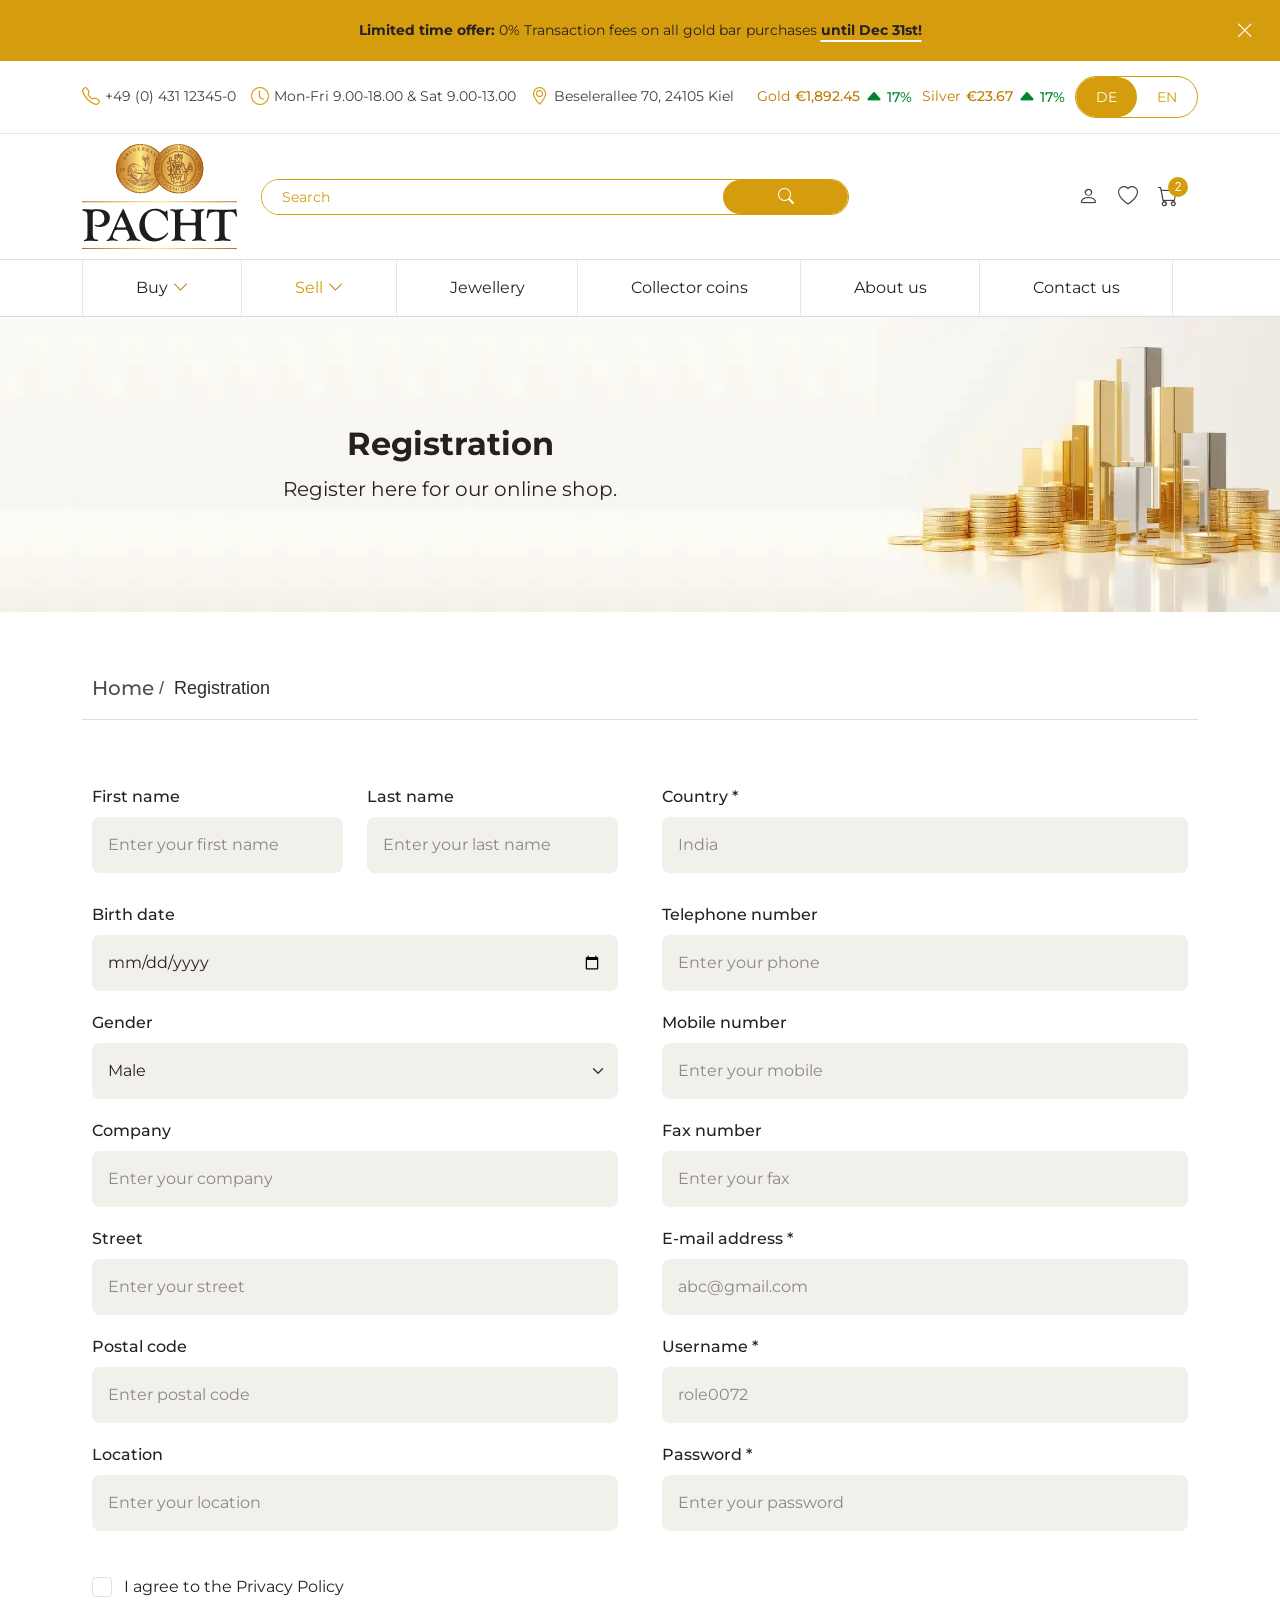
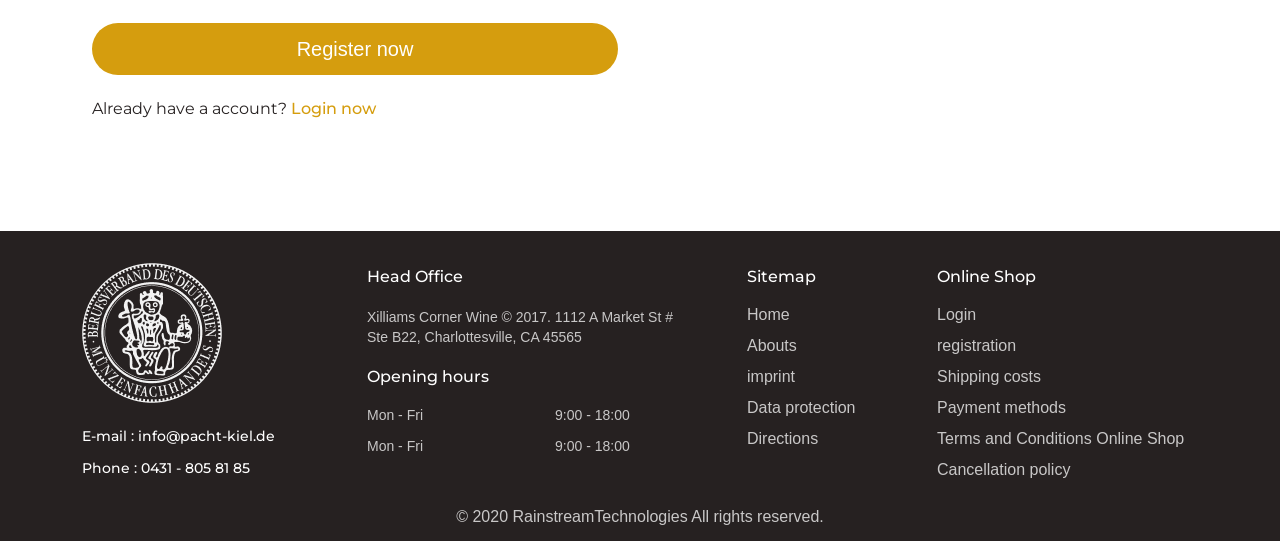
<file: registration.html>
<!DOCTYPE html>
<html lang="en">
  <head>
    <meta charset="UTF-8" />
    <meta name="viewport" content="width=device-width, initial-scale=1.0" />
    <title>Registration page</title>
    <link rel="stylesheet" href="./css/bootstrap.min.css" />
    <link rel="stylesheet" href="./css/bootstrap-icons.min.css" />
    <!-- Swiper CSS -->
    <link
      rel="stylesheet"
      href="https://unpkg.com/swiper/swiper-bundle.min.css"
    />
    <link rel="stylesheet" href="./css/style.css" />

    <link rel="stylesheet" href="./css/responsive.css" />
  </head>
  <body>
    <header class="header-section">
      <div class="header-top">
        <p class="offer-tag-line">
          <strong> Limited time offer:</strong> 0% Transaction fees on all gold
          bar purchases <strong> until Dec 31st!</strong>
        </p>
        <div class="offer-close-btn">
          <button class="close-btn" onclick="closeOffer()">
            <i class="bi bi-x-lg"></i>
          </button>
        </div>
      </div>
      <div class="main-header-part">
        <div class="info-bar-section">
          <div class="container">
            <div class="row">
              <div class="col-md-12">
                <div class="info-bar">
                  <!-- Contact Info -->
                  <div class="info-group">
                    <div class="info-item">
                      <i class="bi bi-telephone"></i>
                      <span>+49 (0) 431 12345-0</span>
                    </div>
                    <div class="info-item">
                      <i class="bi bi-clock"></i>
                      <span>Mon-Fri 9.00-18.00 & Sat 9.00-13.00</span>
                    </div>
                    <div class="info-item">
                      <i class="bi bi-geo-alt"></i>
                      <span>Beselerallee 70, 24105 Kiel</span>
                    </div>
                  </div>

                  <!-- Gold & Silver Prices -->
                  <div class="price-group">
                    <div class="price-item">
                      <span class="name">Gold</span>
                      <span class="price-number">€1,892.45</span>
                      <div class="change">
                        <i class="bi bi-caret-up-fill"></i>
                        <span class="up">17%</span>
                      </div>
                    </div>
                    <div class="price-item">
                      <span class="name">Silver</span>
                      <span class="price-number">€23.67</span>
                      <div class="change">
                        <i class="bi bi-caret-up-fill"></i>
                        <span class="up">17%</span>
                      </div>
                    </div>

                    <!-- Language Switch -->
                    <div class="language-switch">
                      <button id="deBtn" class="active">DE</button>
                      <button id="enBtn">EN</button>
                    </div>
                  </div>
                </div>
              </div>
            </div>
          </div>
        </div>
        <div class="logo-area">
          <div class="container">
            <div class="row">
              <div class="col-md-12">
                <div class="logo-part-navbar">
                  <div class="logo">
                    <img
                      src="./images/main-logo.svg"
                      alt="logo"
                      width="155"
                      height="105"
                      loading="lazy"
                      class="img-fluid"
                    />
                    <div class="search-bar">
                      <input type="text" placeholder="Search" />
                      <button><i class="bi bi-search"></i></button>
                    </div>
                  </div>

                  <div class="icons">
                    <div class="icon">
                      <a href="#"><i class="bi bi-person"></i></a>
                    </div>
                    <div class="icon">
                      <a href="#"><i class="bi bi-heart"></i></a>
                    </div>
                    <div class="icon">
                      <a href="#"><i class="bi bi-cart"></i></a>
                      <span class="cart-badge">2</span>
                    </div>
                    <div class="icon">
                      <i
                        id="menuIcon"
                        class="bi bi-list menu-icon"
                        onclick="toggleMenu()"
                      ></i>
                    </div>
                  </div>
                </div>
              </div>
            </div>
          </div>
        </div>
        <nav>
          <div class="container">
            <div class="row">
              <div class="col-md-12">
                <div class="nav-container">
                  <!-- Mobile Menu Icon -->

                  <ul class="nav-links" id="navLinks">
                    <!-- Buy Menu -->
                    <li>
                      <div class="menu-title">
                        <a href="#" active>Buy</a>
                        <i
                          class="bi bi-chevron-down arrow"
                          onclick="toggleDropdown(this)"
                        ></i>
                      </div>
                      <ul class="dropdown-menu-header">
                        <li><a href="#">Gold</a></li>
                        <li><a href="#">Silver</a></li>
                      </ul>
                    </li>

                    <!-- Sell Menu -->
                    <li>
                      <div class="menu-title">
                        <a href="#" class="active">Sell</a>
                        <i
                          class="bi bi-chevron-down arrow"
                          onclick="toggleDropdown(this)"
                        ></i>
                      </div>
                      <ul class="dropdown-menu-header">
                        <li class="group-heading">Gold</li>
                        <li><a href="#">Gold coins</a></li>
                        <li class="active"><a href="#">Gold bars</a></li>

                        <li class="group-heading">Silver</li>
                        <li><a href="#">Silver coins</a></li>
                        <li><a href="#">Silver bars</a></li>
                      </ul>
                    </li>

                    <li><a href="#">Jewellery</a></li>
                    <li><a href="#">Collector coins</a></li>
                    <li><a href="#">About us</a></li>
                    <li><a href="#">Contact us</a></li>
                  </ul>
                </div>
              </div>
            </div>
          </div>
        </nav>
      </div>
      <div class="fixed-header-part">
        <div class="inner-header-part">
          <div class="logo-part-navbar-fixed">
            <div class="container">
              <div class="row">
                <div class="col-md-12">
                  <div class="fixed-on-scroll">
                    <div class="logo-part">
                      <img
                        src="./images/main-logo.svg"
                        alt="logo"
                        width="155"
                        height="105"
                        loading="lazy"
                        class="img-fluid"
                      />
                    </div>
                    <div class="fixed-header-content">
                      <div class="info-bar-section">
                        <div class="container">
                          <div class="row">
                            <div class="col-md-12 px-0">
                              <div class="info-bar">
                                <!-- Contact Info -->
                                <div class="info-group">
                                  <div class="info-item">
                                    <i class="bi bi-telephone"></i>
                                    <span>+49 (0) 431 12345-0</span>
                                  </div>
                                  <div class="info-item">
                                    <i class="bi bi-clock"></i>
                                    <span
                                      >Mon-Fri 9.00-18.00 & Sat 9.00-13.00</span
                                    >
                                  </div>
                                  <div class="info-item">
                                    <i class="bi bi-geo-alt"></i>
                                    <span>Beselerallee 70, 24105 Kiel</span>
                                  </div>
                                </div>

                                <!-- Gold & Silver Prices -->
                                <div class="price-group">
                                  <div class="price-item">
                                    <span class="name">Gold</span>
                                    <span class="price-number">€1,892.45</span>
                                    <div class="change">
                                      <i class="bi bi-caret-up-fill"></i>
                                      <span class="up">17%</span>
                                    </div>
                                  </div>
                                  <div class="price-item">
                                    <span class="name">Silver</span>
                                    <span class="price-number">€23.67</span>
                                    <div class="change">
                                      <i class="bi bi-caret-up-fill"></i>
                                      <span class="up">17%</span>
                                    </div>
                                  </div>

                                  <!-- Language Switch -->
                                  <div class="language-switch">
                                    <button id="deBtn" class="active">
                                      DE
                                    </button>
                                    <button id="enBtn">EN</button>
                                  </div>
                                </div>
                              </div>
                            </div>
                          </div>
                        </div>
                      </div>
                      <nav>
                        <div class="container">
                          <div class="row">
                            <div
                              class="col-md-12 px-0 navbar-header-fixed-part"
                            >
                              <div class="nav-container">
                                <!-- Mobile Menu Icon -->
                                <i
                                  id="menuIconfix"
                                  class="bi bi-list menu-icon"
                                  onclick="togglefixMenu()"
                                ></i>

                                <ul class="nav-links" id="navlinksfix">
                                  <!-- Buy Menu -->
                                  <li>
                                    <div class="menu-title">
                                      <a href="#" active>Buy</a>
                                      <i
                                        class="bi bi-chevron-down arrow"
                                        onclick="toggleFixDropdown(this)"
                                      ></i>
                                    </div>
                                    <ul class="dropdown-menu-header">
                                      <li><a href="#">Gold</a></li>
                                      <li><a href="#">Silver</a></li>
                                    </ul>
                                  </li>

                                  <!-- Sell Menu -->
                                  <li>
                                    <div class="menu-title">
                                      <a href="#" class="active">Sell</a>
                                      <i
                                        class="bi bi-chevron-down arrow"
                                        onclick="toggleFixDropdown(this)"
                                      ></i>
                                    </div>
                                    <ul class="dropdown-menu-header">
                                      <li class="group-heading">Gold</li>
                                      <li><a href="#">Gold coins</a></li>
                                      <li class="active">
                                        <a href="#">Gold bars</a>
                                      </li>

                                      <li class="group-heading">Silver</li>
                                      <li><a href="#">Silver coins</a></li>
                                      <li><a href="#">Silver bars</a></li>
                                    </ul>
                                  </li>

                                  <li><a href="#">Jewellery</a></li>
                                  <li><a href="#">Collector coins</a></li>
                                  <li><a href="#">About us</a></li>
                                  <li><a href="#">Contact us</a></li>
                                </ul>
                                <div class="icons">
                                  <div class="icon">
                                    <a href="#"><i class="bi bi-person"></i></a>
                                  </div>
                                  <div class="icon">
                                    <a href="#"><i class="bi bi-heart"></i></a>
                                  </div>
                                  <div class="icon">
                                    <a href="#"><i class="bi bi-cart"></i></a>
                                    <span class="cart-badge">2</span>
                                  </div>
                                  <div class="icon">
                                    <a
                                      href="javascript:void(0)"
                                      onclick="toggleSearchBar()"
                                      ><i class="bi bi-search"></i
                                    ></a>
                                  </div>
                                </div>
                                <!-- Search Bar -->
                                <div
                                  class="toggle-search-bar-part"
                                  id="searchBar"
                                >
                                  <div class="search-bar">
                                    <input type="text" placeholder="Search" />
                                    <button>
                                      <i class="bi bi-search"></i>
                                    </button>
                                  </div>
                                </div>
                              </div>
                            </div>
                          </div>
                        </div>
                      </nav>
                    </div>
                  </div>
                </div>
              </div>
            </div>
          </div>
        </div>
      </div>
    </header>
    <main>
      <section class="banner-section product-page-banner">
        <div class="container">
          <div class="row">
            <div class="col-md-8">
              <div class="banner-content-part">
                <h1 class="page-name">Registration</h1>
                <p class="page-heading-description">
                  Register here for our online shop.
                </p>
              </div>
            </div>
          </div>
        </div>
      </section>
      <section class="breadcrumb-section">
        <div class="container">
          <div class="row">
            <div class="col-md-12">
              <div class="breadcrumb">
                <ul>
                  <li><a href="#">Home</a></li>
                  <li class="active">Registration</li>
                </ul>
              </div>
            </div>
          </div>
        </div>
      </section>

      <section class="registration-form-section">
        <div class="registration-form">
          <div class="container">
            <form>
              <div class="row">
                <div class="col-md-6">
                  <div class="field-gap">
                    <div class="row">
                      <div class="col-md-6 inner-field-gap">
                        <label class="form-label" for="first-name"
                          >First name</label
                        >
                        <input
                          type="text"
                          id="first-name"
                          class="form-control"
                          placeholder="Enter your first name"
                        />
                      </div>
                      <div class="col-md-6">
                        <label class="form-label" for="last-name"
                          >Last name</label
                        >
                        <input
                          type="text"
                          id="last-name"
                          class="form-control"
                          placeholder="Enter your last name"
                        />
                      </div>
                    </div>
                  </div>
                </div>

                <div class="col-md-6">
                  <div class="field-gap">
                    <label class="form-label" for="country">Country *</label>
                    <input
                      type="text"
                      id="country"
                      class="form-control"
                      placeholder="India"
                    />
                  </div>
                </div>

                <div class="col-md-6">
                  <div class="field-gap">
                    <label class="form-label" for="birth-date"
                      >Birth date</label
                    >
                    <input type="date" id="birth-date" class="form-control" />
                  </div>
                </div>

                <div class="col-md-6">
                  <div class="field-gap">
                    <label class="form-label" for="telephone"
                      >Telephone number</label
                    >
                    <input
                      type="text"
                      id="telephone"
                      class="form-control"
                      placeholder="Enter your phone"
                    />
                  </div>
                </div>

                <div class="col-md-6">
                  <div class="field-gap">
                    <label class="form-label" for="gender">Gender</label>
                    <select class="form-select" id="gender">
                      <option>Male</option>
                      <option>Female</option>
                      <option>Other</option>
                    </select>
                  </div>
                </div>

                <div class="col-md-6">
                  <div class="field-gap">
                    <label class="form-label" for="mobile">Mobile number</label>
                    <input
                      type="text"
                      id="mobile"
                      class="form-control"
                      placeholder="Enter your mobile"
                    />
                  </div>
                </div>

                <div class="col-md-6">
                  <div class="field-gap">
                    <label class="form-label" for="company">Company</label>
                    <input
                      type="text"
                      id="company"
                      class="form-control"
                      placeholder="Enter your company"
                    />
                  </div>
                </div>

                <div class="col-md-6">
                  <div class="field-gap">
                    <label class="form-label" for="fax">Fax number</label>
                    <input
                      type="text"
                      id="fax"
                      class="form-control"
                      placeholder="Enter your fax"
                    />
                  </div>
                </div>

                <div class="col-md-6">
                  <div class="field-gap">
                    <label class="form-label" for="street">Street</label>
                    <input
                      type="text"
                      id="street"
                      class="form-control"
                      placeholder="Enter your street"
                    />
                  </div>
                </div>

                <div class="col-md-6">
                  <div class="field-gap">
                    <label class="form-label" for="email"
                      >E-mail address *</label
                    >
                    <input
                      type="email"
                      id="email"
                      class="form-control"
                      placeholder="abc@gmail.com"
                    />
                  </div>
                </div>

                <div class="col-md-6">
                  <div class="field-gap">
                    <label class="form-label" for="postal-code"
                      >Postal code</label
                    >
                    <input
                      type="text"
                      id="postal-code"
                      class="form-control"
                      placeholder="Enter postal code"
                    />
                  </div>
                </div>

                <div class="col-md-6">
                  <div class="field-gap">
                    <label class="form-label" for="username">Username *</label>
                    <input
                      type="text"
                      id="username"
                      class="form-control"
                      placeholder="role0072"
                    />
                  </div>
                </div>

                <div class="col-md-6">
                  <div class="field-gap">
                    <label class="form-label" for="location">Location</label>
                    <input
                      type="text"
                      id="location"
                      class="form-control"
                      placeholder="Enter your location"
                    />
                  </div>
                </div>

                <div class="col-md-6">
                  <div class="field-gap">
                    <label class="form-label" for="password">Password *</label>
                    <input
                      type="password"
                      id="password"
                      class="form-control"
                      placeholder="Enter your password"
                    />
                  </div>
                </div>

                <div class="col-md-6">
                  <div class="field-gap">
                    <div class="form-check mt-4">
                      <input
                        class="form-check-input"
                        type="checkbox"
                        id="privacyCheck"
                      />
                      <label class="form-check-label" for="privacyCheck">
                        I agree to the Privacy Policy
                      </label>
                    </div>

                    <div class="mt-4">
                      <a type="submit" class="btn btn-register">
                        Register now
                      </a>
                    </div>

                    <div class="mt-3 text-link">
                      Already have a account? <a href="#">Login now</a>
                    </div>
                  </div>
                </div>
              </div>
            </form>
          </div>
        </div>
      </section>
    </main>

    <footer class="footer-section">
      <div class="container">
        <div class="row footer-links-row">
          <div class="col-lg-3 col-sm-6 mb-4 mb-sm-0">
            <div class="footer-logo-part">
              <img
                src="./images/Footer_logo.png"
                width="140"
                height="140px"
                alt="footer logo"
                loading="lazy"
              />
            </div>
            <div class="contact-info-div">
              <p>
                E-mail :
                <span>
                  <a href="mailto:info@pacht-kiel.de"
                    >info@pacht-kiel.de</a
                  ></span
                >
              </p>
              <p>
                Phone :
                <span>
                  <a href="tel:0431 - 805 81 85">0431 - 805 81 85</a></span
                >
              </p>
            </div>
          </div>
          <div class="col-lg-4 col-sm-6 mb-4 mb-sm-0">
            <div class="office-address">
              <h4 class="footer-link-heading">Head Office</h4>
              <p>
                Xilliams Corner Wine © 2017. 1112 A Market St # Ste B22,
                Charlottesville, CA 45565
              </p>
            </div>
            <div class="office-timing">
              <h4 class="footer-link-heading">Opening hours</h4>
              <div class="day">
                <span>Mon - Fri </span>
                <span> 9:00 - 18:00</span>
              </div>
              <div class="day">
                <span>Mon - Fri </span>
                <span> 9:00 - 18:00</span>
              </div>
            </div>
          </div>
          <div class="col-lg-2 col-sm-6 mb-4 mb-sm-0">
            <h4 class="footer-link-heading">Sitemap</h4>
            <ul class="pages-links">
              <li><a href="#">Home</a></li>
              <li><a href="#">Abouts</a></li>
              <li><a href="#">imprint</a></li>
              <li><a href="#">Data protection</a></li>
              <li><a href="#">Directions</a></li>
            </ul>
          </div>
          <div class="col-lg-3 col-sm-6 mb-4 mb-sm-0">
            <h4 class="footer-link-heading">Online Shop</h4>
            <ul class="pages-links">
              <li><a href="#">Login</a></li>
              <li><a href="#">registration</a></li>
              <li><a href="#">Shipping costs</a></li>
              <li><a href="#">Payment methods</a></li>
              <li><a href="#">Terms and Conditions Online Shop</a></li>
              <li><a href="#">Cancellation policy</a></li>
            </ul>
          </div>
        </div>
        <div class="row copyrightrow">
          <div class="col-md-12 text-center">
            <p>© 2020 RainstreamTechnologies All rights reserved.</p>
          </div>
        </div>
      </div>
    </footer>

    <script src="./js/bootstrap.bundle.min.js"></script>
    <script src="https://d3js.org/d3.v7.min.js"></script>
    <!-- Swiper JS -->
    <script src="https://unpkg.com/swiper/swiper-bundle.min.js"></script>
    <script src="./js/script.js"></script>
    <script>
      // Toggle function to show/hide search bar
    </script>
  </body>
</html>
</file>
<file: css/style.css>
* {
  margin: 0;
  padding: 0;
  box-sizing: border-box;
}

body {
  font-family: "Montserrat", sans-serif;
  font-weight: 400;
}

@font-face {
  font-family: "montserrat-regular";
  src: url("../fonts/Montserrat-Regular.ttf") format("truetype");
  font-weight: 400;
}

@font-face {
  font-family: "montserrat-medium";
  src: url("../fonts/Montserrat-Medium.ttf") format("truetype");
  font-weight: 500;
}

@font-face {
  font-family: "montserrat-semibold";
  src: url("../fonts/Montserrat-SemiBold.ttf") format("truetype");
  font-weight: 600;
}

@font-face {
  font-family: "montserrat-bold";
  src: url("../fonts/Montserrat-Bold.ttf") format("truetype");
  font-weight: 700;
}

@font-face {
  font-family: "jost-regular";
  src: url("../fonts/Jost-Regular.ttf") format("truetype");
  font-weight: 400;
}

@font-face {
  font-family: "jost-medium";
  src: url("../fonts/Jost-Medium.ttf") format("truetype");
  font-weight: 500;
}

@font-face {
  font-family: "jost-semibold";
  src: url("../fonts/Jost-SemiBold.ttf") format("truetype");
  font-weight: 600;
}

@font-face {
  font-family: "jost-bold";
  src: url("../fonts/Jost-Bold.ttf") format("truetype");
  font-weight: 700;
}

@font-face {
  font-family: "bootstrap-icons";
  src: url("../fonts/bootstrap-icons.woff2") format("woff2"),
    url("../fonts/bootstrap-icons.woff") format("woff");
}

:root {
  /* color */
  --primary-color: #d59d0e;
  --secondary-color: #bd7d02;
  --success-color: #00832f;
  --section-heading-color: #262121;
  --sub-heading-color: #404040;
  --paragraph-color: #6b7280;
  --white-color: #ffffff;

  /* font */
  --section-heading-font: 32px;
  --section-sub-heading-font: 24px;
  --paragraph-font: 20px;
  --common-font: 16px;
  --small-font: 14px;

  /* font-family */
  --font-regular: "montserrat-regular";
  --font-medium: "montserrat-medium";
  --font-semibold: "montserrat-semibold";
  --font-bold: "montserrat-bold";

  --font-j-regular: "jost-regular";
  --font-j-medium: "jost-medium";
  --font-j-semibold: "jost-semibold";
  --font-j-bold: "jost-bold";
}

/* common css */
.section-padding-top {
  padding-top: 50px;
}

.section-padding-bottom {
  padding-bottom: 50px;
}

.section-padding {
  padding: 50px 0;
}

.section-margin-top {
  margin-top: 50px;
}

.section-margin-bottom {
  margin-bottom: 50px;
}

.section-margin {
  margin: 50px 0;
}

.mb-30 {
  margin-bottom: 30px;
}

.section-heading {
  font-family: var(--font-bold);
  font-weight: 700;
  font-size: var(--section-heading-font);
  line-height: 1.2;
  color: var(--section-heading-color);
  margin-bottom: 0px;
}

.j-regular-paragraph {
  font-family: var(--font-regular);
  font-weight: 400;
  line-height: 1;
  font-size: var(--paragraph-font);
  color: var(--section-heading-color);
  opacity: 0.8;
  margin-bottom: 10px;
}

.regular-paragraph {
  font-family: var(--font-regular);
  font-weight: 400;
  line-height: 1.4;
  font-size: var(--paragraph-font);
  color: var(--section-heading-color);
  opacity: 0.8;
  margin-bottom: 0px;
}

.j-medium-heading {
  font-family: var(--font-j-medium);
  font-weight: 500;
  margin-bottom: 0px;
}

.j-semibold-heading {
  font-family: var(--font-j-semibold);
  font-weight: 600;
  margin-bottom: 0px;
}

.j-bold-heading {
  font-family: var(--font-j-bold);
  font-weight: 700;
  font-size: 36px;
  line-height: 1.4;
  color: var(--section-heading-color);
  margin-bottom: 0px;
}

.paragraph-margin-top {
  margin-top: 10px;
}

.j-sub-heading {
  font-size: var(--section-heading-font);
  line-height: 1.4;
  font-weight: 700;
  color: var(--section-heading-color);
  font-family: var(--font-bold);
  margin-bottom: 0px;
}

/* header section css start */

.header-section .header-top {
  background-color: var(--primary-color);
  padding: 20px 0;
  text-align: center;
  position: relative;
  transition: all 0.5s ease;
  /* This was missing */
  overflow: hidden;
  /* Needed for height transition */
}

.header-section .header-top .offer-close-btn {
  position: absolute;
  top: 50%;
  transform: translateY(-50%);
  -webkit-transform: translateY(-50%);
  -moz-transform: translateY(-50%);
  -ms-transform: translateY(-50%);
  -o-transform: translateY(-50%);
  right: 2%;
}

.header-section .header-top .offer-close-btn .close-btn {
  background-color: transparent;
  border: none;
  color: var(--white-color);
  font-size: 18px;
  cursor: pointer;
}

.header-top.hide-offer {
  opacity: 0;
  transform: translateY(-100%);
  padding: 0;
  height: 0;
}

.header-section .header-top .offer-tag-line {
  font-family: var(--font-regular);
  font-weight: 400;
  font-size: var(--small-font);
  margin-bottom: 0px;
  color: var(--section-heading-color);
}

.header-section .header-top .offer-tag-line strong {
  font-family: var(--font-bold);
  font-weight: 700;
  color: var(--section-heading-color);
}

.header-section .header-top .offer-tag-line strong:nth-child(2) {
  text-decoration: underline;
  text-decoration-color: var(--white-color);
  -moz-text-decoration-color: var(--white-color);
  -webkit-text-decoration-color: var(--white-color);
  -ms-text-decoration-color: var(--white-color);
  -o-text-decoration-color: var(--white-color);
  text-decoration-thickness: 2px;
  text-underline-offset: 5px;
}

.header-section .info-bar-section {
  border-bottom: 1px solid #0000001a;
  background-color: var(--white-color);
}

.header-section .info-bar {
  display: flex;
  justify-content: space-between;
  align-items: center;
  background-color: #fff;
  padding: 15px 0px;
  font-size: 14px;
}

.header-section .info-group {
  display: flex;
  align-items: center;
  gap: 15px;
}

.header-section .info-group .info-item {
  display: flex;
  align-items: center;
  gap: 5px;
}

.header-section .info-group .info-item i {
  color: var(--primary-color);
  font-size: 18px;
}

.header-section .info-group .info-item span {
  color: var(--sub-heading-color);
  font-family: var(--font-regular);
  font-weight: 400;
  font-size: var(--small-font);
  line-height: 1.4;
}

.header-section .price-group {
  display: flex;
  align-items: center;
  gap: 20px;
}

.header-section .price-item {
  display: flex;
  align-items: center;
  gap: 5px;
  color: #4b5563;
}

.header-section .price-item .name {
  color: var(--secondary-color);
  font-family: var(--font-regular);
  font-size: var(--small-font);
  line-height: 1.4;
  font-weight: 400;
}

.header-section .price-item .price-number {
  color: var(--secondary-color);
  font-family: var(--font-medium);
  font-size: var(--small-font);
  line-height: 1.4;
  font-weight: 500;
}

.header-section .price-item .change {
  color: var(--success-color);
  font-family: var(--font-medium);
  font-size: var(--small-font);
  line-height: 1.4;
  font-weight: 500;
}

.header-section .price-item .change i {
  font-size: 18px;
}

.header-section .language-switch {
  display: flex;
  border: 0.5px solid var(--primary-color);
  border-radius: 100px;
  overflow: hidden;
  -webkit-border-radius: 100px;
  -moz-border-radius: 100px;
  -ms-border-radius: 100px;
  -o-border-radius: 100px;
}

.header-section .language-switch button {
  border: none;
  padding: 9.5px 20px;
  cursor: pointer;
  background-color: transparent;
  color: var(--primary-color);
  transition: all 0.3s;
  font-size: 14px;
  border: none;
  font-family: var(--font-regular);
  font-weight: 400;
  -webkit-transition: all 0.3s;
  -moz-transition: all 0.3s;
  -ms-transition: all 0.3s;
  -o-transition: all 0.3s;
}

.header-section .language-switch button.active {
  background-color: var(--primary-color);
  color: white;
  border-radius: 100px;
  -webkit-border-radius: 100px;
  -moz-border-radius: 100px;
  -ms-border-radius: 100px;
  -o-border-radius: 100px;
}

@media (max-width: 767px) {
  .header-section .info-bar {
    flex-direction: column;
    gap: 10px;
    text-align: center;
  }

  .header-section .info-group,
  .header-section .price-group {
    flex-direction: column;
    gap: 10px;
  }
}

.header-section .logo-area {
  border-bottom: 1px solid #e0e0e0;
  background-color: var(--white-color);
}

.header-section .logo-part-navbar {
  display: flex;
  align-items: center;
  justify-content: space-between;
  padding: 10px 0px;
}

.header-section .logo {
  display: flex;
  align-items: center;
  flex: 1;
  gap: 24px;
}

.header-section .main-header-part .search-bar {
  display: flex;
  max-width: 588px;
  border: 1px solid var(--primary-color);
  border-radius: 100px;
  overflow: hidden;
  width: 100%;
  -webkit-border-radius: 100px;
  -moz-border-radius: 100px;
  -ms-border-radius: 100px;
  -o-border-radius: 100px;
}

.header-section .main-header-part .search-bar input {
  border: none;
  outline: none;
  padding: 5px 20px;
  flex: 1;
}

.header-section .main-header-part .search-bar input::placeholder {
  color: var(--primary-color);
  font-family: var(--font-regular);
  font-size: 14px;
  line-height: 14px;
  font-weight: 400;
}

.header-section .main-header-part .search-bar button {
  background-color: var(--primary-color);
  border: none;
  padding: 5px 20px;
  cursor: pointer;
  display: flex;
  align-items: center;
  justify-content: center;
  color: white;
  border-radius: 100px;
  max-width: 125px;
  width: 100%;
  -webkit-border-radius: 100px;
  -moz-border-radius: 100px;
  -ms-border-radius: 100px;
  -o-border-radius: 100px;
}

.header-section .icons {
  display: flex;
  align-items: center;
  gap: 20px;
}

.header-section .icons .icon {
  position: relative;
  font-size: 20px;
  cursor: pointer;
}

.header-section .icons .icon a {
  color: var(--sub-heading-color);
  text-decoration: none;
}

.header-section .cart-badge {
  position: absolute;
  top: -5px;
  right: -10px;
  background-color: var(--primary-color);
  color: white;
  border-radius: 50%;
  font-size: 12px;
  width: 20px;
  height: 20px;
  display: flex;
  align-items: center;
  justify-content: center;
}

.header-section nav {
  background-color: white;
  border-bottom: 1px solid #ddd;
  position: relative;
  z-index: 1000;
}

.header-section nav {
  transition: all 0.5s linear;
  -webkit-transition: all 0.5s linear;
  -moz-transition: all 0.5s linear;
  -ms-transition: all 0.5s linear;
  -o-transition: all 0.5s linear;
}

.header-section .fixed-header-part {
  position: fixed;
  top: 0;
  width: 100%;
  background-color: white;
  z-index: 999;
  transform: translateY(-130%);
  transition: transform 0.3s ease;
  -webkit-transform: translateY(-130%);
  -moz-transform: translateY(-130%);
  -ms-transform: translateY(-130%);
  -o-transform: translateY(-130%);
}

.fixed-header-part.show {
  transform: translateY(0);
}

.main-header-part {
  transition: transform 0.3s ease;
}

.main-header-part.hide {
  transform: translateY(-100%);
}

.fixed-header-part .inner-header-part .logo-part {
  max-width: 100px;
}

.fixed-header-part .inner-header-part .fixed-header-content {
  flex: 1;
}

.fixed-header-part .inner-header-part .fixed-on-scroll {
  display: flex;
  gap: 10px;
  align-items: center;
}

.fixed-header-part .inner-header-part .nav-links>li {
  padding: 16px 35px;
}

.fixed-header-part .inner-header-part .info-group {
  gap: 10px;
}

.fixed-header-part .inner-header-part .price-group {
  gap: 10px;
}

.fixed-header-part .inner-header-part .language-switch {
  display: none;
}

.fixed-header-part .inner-header-part .nav-container {
  width: 100%;
}

.fixed-header-part .inner-header-part .nav-links {
  width: 100%;
}

.fixed-header-part .inner-header-part .icons {
  justify-content: end;
}

.fixed-header-part .inner-header-part .icons .icon a {
  color: var(--sub-heading-color);
}

.fixed-header-part .inner-header-part .nav-links>li:first-child {
  border-left: none;
}

.fixed-header-part .inner-header-part .nav-links>li:last-child {
  border-right: none;
}

.navbar-header-fixed-part .nav-container {
  position: relative;
}

.fixed-header-part .nav-container .toggle-search-bar-part {
  display: none;
  margin-top: 0px;
  position: absolute;
  right: 0;
  top: 100%;
  width: 50%;
  transition: all 0.5s linear;
  -webkit-transition: all 0.5s linear;
  -moz-transition: all 0.5s linear;
  -ms-transition: all 0.5s linear;
  -o-transition: all 0.5s linear;
}

.fixed-header-part .inner-header-part .menu-icon {
  display: none;
}

.fixed-header-part .inner-header-part .nav-links {
  display: flex;
  list-style: none;
  margin: 0;
  padding: 0;
}

/* .navbar-header-fixed-part .nav-container .search-bar input {
  width: 100%;
  padding: 8px 12px;
  border: 1px solid #ccc;
  border-radius: 4px;
  -webkit-border-radius: 4px;
  -moz-border-radius: 4px;
  -ms-border-radius: 4px;
  -o-border-radius: 4px;
} */

.navbar-header-fixed-part .nav-container .toggle-search-bar-part .search-bar {
  display: flex;
  border: 1px solid var(--primary-color);
  border-radius: 100px;
  overflow: hidden;
  width: 100%;
  -webkit-border-radius: 100px;
  -moz-border-radius: 100px;
  -ms-border-radius: 100px;
  -o-border-radius: 100px;
  background-color: var(--white-color);
}

.navbar-header-fixed-part .nav-container .toggle-search-bar-part .search-bar input {
  border: none;
  outline: none;
  padding: 5px 20px;
  flex: 1;
}

.navbar-header-fixed-part .nav-container .toggle-search-bar-part .search-bar input::placeholder {
  color: var(--primary-color);
  font-family: var(--font-regular);
  font-size: 14px;
  line-height: 14px;
  font-weight: 400;
}

.navbar-header-fixed-part .nav-container .toggle-search-bar-part .search-bar button {
  background-color: var(--primary-color);
  border: none;
  padding: 5px 20px;
  cursor: pointer;
  display: flex;
  align-items: center;
  justify-content: center;
  color: white;
  border-radius: 100px;
  max-width: 125px;
  width: 100%;
  -webkit-border-radius: 100px;
  -moz-border-radius: 100px;
  -ms-border-radius: 100px;
  -o-border-radius: 100px;
}

.header-section .nav-container {
  display: flex;
  justify-content: space-between;
  align-items: center;
  /* padding: 0px 50px; */
}

.header-section .menu-icon {
  display: none;
  font-size: 24px;
  cursor: pointer;
}

.header-section .nav-links {
  display: flex;
  list-style: none;
  margin: 0;
  padding: 0;
}

.header-section .nav-links>li {
  position: relative;
  padding: 16px 52.5px;
  cursor: pointer;
  border-left: 1px solid #e5e7eb;
  box-sizing: border-box;
}

.header-section .nav-links>li .menu-title>a {
  color: var(--section-heading-color);
  font-family: var(--font-regular);
  font-weight: 400;
  text-decoration: none;
  transition: all 0.5s linear;
  -webkit-transition: all 0.5s linear;
  -moz-transition: all 0.5s linear;
  -ms-transition: all 0.5s linear;
  -o-transition: all 0.5s linear;
}

.header-section .nav-links>li a:hover,
.header-section .nav-links>li .menu-title>a.active {
  color: var(--primary-color);
}

.header-section .nav-links>li>a {
  color: var(--section-heading-color);
  font-family: var(--font-regular);
  font-weight: 400;
  text-decoration: none;
}

.header-section .nav-links>li:last-child {
  border-right: 1px solid #e5e7eb;
}

.header-section .dropdown-menu-header {
  display: block;
  overflow: hidden;
  max-height: 0;
  transition: max-height 0.4s linear;
  position: absolute;
  top: 50px;
  left: 0;
  background-color: white !important;
  min-width: 100%;
  z-index: 1000;
  padding: 0;
  list-style: none;
  -webkit-transition: max-height 0.4s linear;
  -moz-transition: max-height 0.4s linear;
  -ms-transition: max-height 0.4s linear;
  -o-transition: max-height 0.4s linear;
}

.header-section .dropdown-menu-header.open {
  max-height: 500px;
  padding: 10px 0;
}

.header-section .dropdown-menu-header li {
  margin: 8px 15px;
  cursor: pointer;
  background-color: var(--white-color);
}

.header-section .dropdown-menu-header li a {
  font-size: var(--common-font);
  font-family: var(--font-regular);
  line-height: 1.4;
  color: var(--sub-heading-color);
  opacity: 0.8;
  text-decoration: none;
}

.header-section .dropdown-menu-header li.active a,
.header-section .dropdown-menu-header li a:hover {
  color: var(--primary-color);
}

.header-section .group-heading {
  font-weight: bold;
  padding: 10px 0px;
  border-bottom: 1px solid var(--primary-color);
  margin-bottom: 10px;
  cursor: default;
  color: #000;
  font-family: var(--font-medium);
  font-weight: 500;
  font-size: var(--common-font);
  line-height: 16px;
}

.header-section .menu-title {
  display: flex;
  width: 100%;
  justify-content: space-between;
  align-items: center;
}

.header-section .arrow {
  margin-left: 5px;
  transition: transform 0.3s ease;
  display: inline-block;
  cursor: pointer;
  color: var(--secondary-color);
}

/* Mobile Styles */
@media (max-width: 991px) {
  .header-section .nav-container {
    flex-direction: row;
    justify-content: space-between;
    align-items: center;
  }

  .header-section .menu-icon {
    display: block;
    padding: 10px 0;
  }

  .header-section .nav-links {
    display: flex;
    flex-direction: column;
    width: 100%;
    position: absolute;
    top: 0px;
    left: 0;
    background-color: white;
    z-index: 999;
    padding: 0;
    box-shadow: 0 4px 8px rgba(0, 0, 0, 0.1);
    max-height: 0;
    overflow: hidden;
    transition: max-height 0.4s ease;
  }

  .header-section .nav-links.active {
    max-height: 600px;
    padding: 20px 0;
  }

  .header-section .nav-links>li {
    width: 100%;
    padding: 15px 20px;
    flex-direction: column;
    align-items: flex-start;
  }

  .header-section .nav-links>li .menu-title>a {
    color: var(--section-heading-color);
    font-family: var(--font-regular);
    font-weight: 400;
  }

  .header-section .dropdown-menu-header {
    position: static;
    border: none;
    width: 100%;
    background-color: #f9f9f9;
    max-height: 0;
    overflow: hidden;
    transition: max-height 0.4s linear, padding 0.4s linear;
    padding-left: 20px;
    -webkit-transition: max-height 0.4s linear, padding 0.4s linear;
    -moz-transition: max-height 0.4s linear, padding 0.4s linear;
    -ms-transition: max-height 0.4s linear, padding 0.4s linear;
    -o-transition: max-height 0.4s linear, padding 0.4s linear;
  }

  .header-section .dropdown-menu-header.open {
    max-height: 500px;
    padding: 10px 0 10px 0px;
  }

  .header-section .dropdown-menu-header li {
    width: 100%;
    padding: 10px 0;
  }
}

/* Desktop Hover Functionality */
@media (min-width: 991px) {
  .header-section .nav-links>li:hover .dropdown-menu-header {
    max-height: fit-content;
    padding: 10px 0;
    list-style: none;
  }

  .header-section .nav-links>li:hover .arrow {
    transform: rotate(-180deg);
    -webkit-transform: rotate(-180deg);
    -moz-transform: rotate(-180deg);
    -ms-transform: rotate(-180deg);
    -o-transform: rotate(-180deg);
  }
}

/* header section css end */

/* hero section css start */
.hero-section .carousel-inner img {
  height: auto;
}

.main-hero-section-slider-part .carousel-indicators [data-bs-target] {
  width: 15px;
  height: 15px;
  margin-right: 5px;
  margin-left: 5px;
  border-radius: 50%;
  -webkit-border-radius: 50%;
  -moz-border-radius: 50%;
  -ms-border-radius: 50%;
  -o-border-radius: 50%;
  border: 2px solid var(--white-color);
  background-color: transparent;
  opacity: 1;
}

.main-hero-section-slider-part .carousel-indicators .active {
  border: 2px solid var(--white-color);
  background-color: var(--white-color);
}

.hero-section .dots_part {
  display: inline-block;
}

.price-update-time .price-update {
  max-width: 600px;
  margin: 0 auto;
  text-align: center;
  border: 1px solid var(--primary-color);
  padding: 16px 0px;
  border-top: 0px;
  border-bottom-left-radius: 30px;
  border-bottom-right-radius: 30px;
  background: #fff;
}

.price-update-time .price-update.sticky {
  position: fixed;
  top: 115px;
  left: 50%;
  transform: translateX(-50%);
  z-index: 9;
  border-top: 1px solid var(--primary-color);
  width: 70%;
  text-align: center;
  border: 1px solid var(--primary-color);
  padding: 16px 0px;
  border-top: 0px;
  border-bottom-left-radius: 30px;
  border-bottom-right-radius: 30px;
  background: #fff;
}

.price-update-time .price-update p {
  font-size: var(--common-font);
  line-height: 1.4;
  color: var(--sub-heading-color);
  font-family: var(--font-medium);
  font-weight: 500;
  margin-bottom: 0px;
  display: flex;
  align-items: center;
  justify-content: center;
}

.price-update-time .price-update p .dots_part {
  width: 6px;
  height: 6px;
  background-color: #4db6ac;
  border-radius: 50%;
  box-shadow: 0 0 0 4px rgba(77, 182, 172, 0.5),
    0 0 0 6px rgba(77, 182, 172, 0.3);
  transition: transform 0.3s, box-shadow 0.3s;
  -webkit-border-radius: 50%;
  -moz-border-radius: 50%;
  -ms-border-radius: 50%;
  -o-border-radius: 50%;
  margin: 0px 10px 0px 15px;
}

/* hero section css end */

/* slider section css start */

.heading-part-slider {
  display: flex;
  justify-content: space-between;
  align-items: center;
  margin-bottom: 20px;
  padding: 16px 0px;
  border-bottom: 1px solid #d8d8d8cc;
}

.heading-part-slider .heading-part {
  font-family: var(--font-semibold);
  font-weight: 600;
  font-size: var(--section-heading-font);
  line-height: 100%;
  color: var(--section-heading-color);
  margin-bottom: 0px;
}

.heading-part-slider .view-all-buttons {
  display: flex;
  align-items: center;
  justify-content: center;
  gap: 10px;
}

.heading-part-slider .view-all-buttons a {
  font-family: var(--font-regular);
  font-weight: 400;
  font-size: var(--paragraph-font);
  color: var(--section-heading-color);
  text-decoration: none;
  display: flex;
  align-items: center;
  gap: 5px;
}

.gold-coins-slider {
  margin-bottom: 20px;
}

.gold-coins-slider .swiper {
  width: 100%;
  overflow: hidden;
}

.gold-coins-slider .swiper-wrapper {
  display: flex;
  transition: transform 0.5s ease;
  padding: 14px 0;
}

.gold-coins-slider .swiper-slide {
  background: url("../images/bg-image.png");
  background-size: cover;
  background-position: left center;
  background-repeat: no-repeat;
  border-radius: 10px;
  overflow: hidden;
  text-align: center;
  height: auto;
  position: relative;
  padding: 45px 40px;
  box-shadow: 0px 4px 10px 0px #00000033;
  flex-basis: calc((100% - (24px * 3)) / 4);
  transform-origin: left center;
  overflow: hidden;
  /*Ensurenocontentoverflows*/
  /*4slidesperviewwithspacing*/
  transition: flex-basis 0.5s linear, background 0.5s linear;
  -webkit-transition: flex-basis 0.5s linear, background 0.5s linear;
  -moz-transition: flex-basis 0.5s linear, background 0.5s linear;
  -ms-transition: flex-basis 0.5s linear, background 0.5s linear;
  -o-transition: flex-basis 0.5s linear, background 0.5s linear;
}

.gold-coins-slider .swiper-slide.expanded {
  flex: 0 0 calc((100% / 4) * 2);
  background: linear-gradient(199.94deg,
      #f6e9c7 40.52%,
      rgba(255, 223, 158, 0.2) 81.58%),
    url("../images/bg-image.png");
  background-size: cover;
  background-position: center;
  background-repeat: no-repeat;
  border-radius: 10px;
  -webkit-border-radius: 10px;
  -moz-border-radius: 10px;
  -ms-border-radius: 10px;
  -o-border-radius: 10px;
  max-width: 600px;
  transition: flex-basis 0.5s linear, background 0.5s linear;
  -webkit-transition: flex-basis 0.5s linear, background 0.5s linear;
  -moz-transition: flex-basis 0.5s linear, background 0.5s linear;
  -ms-transition: flex-basis 0.5s linear, background 0.5s linear;
  -o-transition: flex-basis 0.5s linear, background 0.5s linear;
}

.gold-coins-slider .swiper-slide .options {
  position: absolute;
  top: 50%;
  left: 40%;
  transform: translateY(-50%);
  opacity: 0;
  visibility: hidden;
  transition: opacity 0.5s ease, visibility 0.5s ease;
  display: flex;
  flex-direction: column;
  padding: 10px;
  width: 55%;
}

.gold-coins-slider .swiper-slide.expanded .options {
  opacity: 1;
  visibility: visible;
  display: flex;
}

.gold-coins-slider .swiper-slide .options .option-btns,
.gold-coins-slider .swiper-slide .options .price {
  opacity: 0;
  transform: translateY(10px);
  transition: opacity 0.4s ease, transform 0.4s ease;
}

.gold-coins-slider .swiper-slide .options .option-btns {
  transform: translateY(-10px);
}

.gold-coins-slider .swiper-slide.expanded .options .option-btns,
.gold-coins-slider .swiper-slide.expanded .options .price {
  opacity: 1;
  transform: translateY(0);
  transition-delay: 0.5s;
}

.gold-coins-slider .swiper-slide .slider-items {
  display: flex;
}

.gold-coins-slider .swiper-slide .slider-items .slider-items-part {
  flex: 1;
}

.gold-coins-slider .swiper-slide.expanded .slider-items .slider-items-part {
  max-width: 195px;
}

.gold-coins-slider .swiper-slide .icon-on-slide {
  position: absolute;
  right: 5%;
  top: 5%;
  z-index: 2;
}

.gold-coins-slider .swiper-slide .icon-on-slide i {
  font-size: 18px;
  color: var(--primary-color);
}

.gold-coins-slider .swiper-slide img {
  transition: all 0.5s ease;
}

.gold-coins-slider .swiper-slide h3 {
  margin: 35px 0px 10px;
  font-family: var(--font-medium);
  font-weight: 500;
  font-size: 24px;
  text-align: center;
  color: var(--section-heading-color);
}

.gold-coins-slider .swiper-slide.expanded .options .price {
  display: flex;
  justify-content: space-between;
  align-items: center;
  margin-top: 20px;
}

.gold-coins-slider .swiper-slide.expanded .options .price p {
  margin-bottom: 0;
  font-size: var(--section-sub-heading-font);
  font-family: var(--font-semibold);
  font-weight: 600;
  color: var(--section-heading-color);
  line-height: 1.4;
}

.gold-coins-slider .option-btn,
.gold-coins-slider .buy-btn {
  border: none;
  cursor: pointer;
  display: inline-block;
  text-decoration: none;
  font-family: var(--font-medium);
  font-weight: 500;
  font-size: var(--common-font);
  line-height: 1.4;
  width: 100%;
  transition: all 0.5s linear;
}

.gold-coins-slider .option-btn {
  background: var(--white-color);
  color: var(--sub-heading-color);
  padding: 10px;
  border-radius: 100px;
  max-width: 320px;
  margin: 0 auto;
}

.gold-coins-slider .option-btn:hover,
.gold-coins-slider .option-btn.active {
  background-color: var(--secondary-color);
  color: var(--white-color);
}

.gold-coins-slider .buy-btn {
  background: var(--secondary-color);
  padding: 9px 10px;
  max-width: 150px;
  border-radius: 58px;
  color: var(--white-color);
}

/* slider section css end */

/* gold bars part section css start */
.gold-bars-part-section {
  background: linear-gradient(180deg,
      #ffe6bd 16.35%,
      rgba(255, 233, 197, 0.894253) 63.94%,
      rgba(255, 254, 250, 0.2) 100%),
    url("../images/gold-bar-bg-image.png");
  background-size: cover;
  background-position: center;
  background-repeat: no-repeat;
  display: flex;
  align-items: center;
  box-shadow: 0px 4px 10px 0px #00000033;
  border-radius: 10px;
  -webkit-border-radius: 10px;
  -moz-border-radius: 10px;
  -ms-border-radius: 10px;
  -o-border-radius: 10px;
  margin-bottom: 20px;
}

.gold-bars-part-section .images-parts {
  max-width: 260px;
  width: 100%;
}

.swiper-container {
  width: 100%;
  max-width: 980px;
  padding: 10px 0;
  overflow-y: visible;
  overflow-x: hidden;
  height: 334px;
  padding-left: 2px;
}

.swiper-container .swiper-wrapper {
  align-items: center;
}

.swiper-container .swiper-slide {
  border: 1px solid #ffb800;
  border-radius: 12px;
  text-align: center;
  overflow: hidden;
  /* use hidden for proper containment */
  position: relative;
  padding: 10px;
  transition: all 0.4s ease;
  /* max-width: 171px;
  width: 100% !important; */
  height: auto;
}

.swiper-container .slide-content {
  position: relative;
  transition: padding-bottom 0.4s ease;
  /* Animate extra space */
}

.swiper-container .slide-img,
.swiper-container .slide-hover-img {
  height: auto;
  transition: opacity 0.4s ease;
}

.swiper-container .slide-hover-img {
  position: absolute;
  top: 0;
  left: 50%;
  transform: translateX(-50%);
  opacity: 0;
  pointer-events: none;
}

.swiper-container .swiper-slide .gold-bar-weight {
  font-family: var(--font-medium);
  font-weight: 500;
  font-size: var(--common-font);
  line-height: 100%;
  letter-spacing: 0%;
  text-align: center;
  color: var(--section-heading-color);
  margin: 10px 0px 20px;
}

.swiper-container .swiper-slide .gold-bar-price {
  font-family: var(--font-semibold);
  font-weight: 600;
  font-size: var(--section-sub-heading-font);
  line-height: 100%;
  letter-spacing: 0%;
  text-align: center;
  color: var(--section-heading-color);
  margin-bottom: 20px;
}

.swiper-container .swiper-slide .buy-btn {
  position: absolute;
  bottom: 0px;
  left: 50%;
  transform: translateX(-50%);
  opacity: 0;
  visibility: hidden;
  background-color: var(--secondary-color);
  color: var(--white-color);
  border-radius: 58px;
  transition: opacity 0.3s ease, visibility 0.3s ease;
  -webkit-border-radius: 58px;
  -moz-border-radius: 58px;
  -ms-border-radius: 58px;
  -o-border-radius: 58px;
  text-decoration: none;
  width: 100%;
  padding: 10px;
}

.swiper-container .swiper-slide:hover .buy-btn {
  background-color: #b17a0d;
  opacity: 1;
  visibility: visible;
}

/* Smooth Slide Expansion Without Stretching */
.swiper-container .swiper-slide:hover .slide-content {
  padding-bottom: 50px;
}

.swiper-container .swiper-slide:hover .slide-img {
  opacity: 0;
}

.swiper-container .swiper-slide:hover .slide-hover-img {
  opacity: 1;
}

@media (max-width: 768px) {

  .swiper-container .slide-img,
  .swiper-container .slide-hover-img {
    width: 80px;
  }
}

/* Apply hover effect only if slide does NOT have 'no-hover' class */
.swiper-container .swiper-slide:not(.no-hover):hover .buy-btn {
  background-color: #b17a0d;
  opacity: 1;
  visibility: visible;
}

.swiper-container .swiper-slide:not(.no-hover):hover .slide-content {
  padding-bottom: 50px;
}

.swiper-container .swiper-slide:not(.no-hover):hover .slide-img {
  opacity: 0;
}

.swiper-container .swiper-slide:not(.no-hover):hover .slide-hover-img {
  opacity: 1;
}

/* gold-bars-part-section css end */

/* sliver bars part section css start */

#slider2 .swiper-slide {
  background: url("../images/slider-bg-image.png");
  background-size: cover;
  background-position: left center;
  background-repeat: no-repeat;
  border-radius: 10px;
  overflow: hidden;
  text-align: center;
  height: auto;
  position: relative;
  padding: 45px 40px;
  box-shadow: 0px 4px 10px 0px #00000033;
  flex: 0 0 calc((100% - (24px * 3)) / 4);
  transition: all 0.5s linear;
  -webkit-transition: all 0.5s linear;
  -moz-transition: all 0.5s linear;
  -ms-transition: all 0.5s linear;
  -o-transition: all 0.5s linear;
  width: 100%;
}

#slider2 .swiper-slide.expanded {
  background: linear-gradient(180deg, #dadada 0%, rgba(226, 226, 226, 0.2) 100%),
    url("../images/slider-bg-image.png");
  background-size: cover;
  background-position: left center;
  background-repeat: no-repeat;
  border-radius: 10px;
  -webkit-border-radius: 10px;
  -moz-border-radius: 10px;
  -ms-border-radius: 10px;
  -o-border-radius: 10px;
  flex: 0 0 calc((100% / 4) * 2);
  position: relative;
  max-width: 600px;
  width: 100%;
}

#slider2 .swiper-slide .options .option-btns,
.gold-coins-slider .swiper-slide .options .option-btns {
  min-height: 210px;
  display: flex;
  flex-direction: column;
  justify-content: center;
  align-items: center;
  gap: 10px;
}

#slider2 .option-btn:hover {
  background-color: #6b7280;
  color: var(--white-color);
}

#slider2 .swiper-slide .icon-on-slide i {
  font-size: 18px;
  color: var(--sub-heading-color);
}

/* sliver bars part section css start */
.sliver-bars-part-section {
  background: linear-gradient(180deg,
      #e5e7eb 71%,
      rgba(255, 254, 250, 0.33) 100%),
    url("../images/sliver-bars-bg-image.png");
  background-size: cover;
  background-position: left center;
  background-repeat: no-repeat;
  display: flex;
  align-items: center;
  box-shadow: 0px 4px 10px 0px #00000033;
  border-radius: 10px;
  -webkit-border-radius: 10px;
  -moz-border-radius: 10px;
  -ms-border-radius: 10px;
  -o-border-radius: 10px;
  margin-bottom: 20px;
}

.sliver-bars-part-section .images-parts {
  max-width: 260px;
  width: 100%;
}

.sliver-bars-part-section .swiper-container .swiper-slide {
  border: 1px solid #b2b2b2;
}

/* sliver bars part section css end */

/* graph section css start */
.graph-section .price-container {
  display: flex;
  align-items: center;
  gap: 20px;
  justify-content: space-between;
}

.graph-section .price-info {
  display: flex;
  flex-direction: column;
}

.graph-section .main-price {
  font-size: 20px;
  font-weight: bold;
  color: #3c3c3c;
}

.graph-section .main-price .euro {
  color: var(--primary-color);
  font-size: var(--section-sub-heading-font);
}

.graph-section .main-price .price {
  font-size: var(--section-sub-heading-font);
  line-height: 1;
  font-family: var(--font-bold);
  color: var(--sub-heading-color);
}

.graph-section .change {
  font-size: 14px;
  display: flex;
  align-items: center;
  gap: 10px;
  margin-left: 5px;
}

.graph-section .change i {
  color: var(--success-color);
  font-size: 14px;
}

.graph-section .change .first-part span {
  color: var(--sub-heading-color);
  font-size: 14px;
  line-height: 1;
  font-family: var(--font-medium);
}

.graph-section .change .second-part span {
  color: var(--success-color);
  font-size: 14px;
  line-height: 1;
  font-family: var(--font-medium);
}

.graph-section .dropdown {
  position: relative;
  width: 290px;
  height: 35px;
  border: 1px solid var(--primary-color);
  border-radius: 50px;
  overflow: hidden;
}

.graph-section .dropdown select {
  appearance: none;
  -webkit-appearance: none;
  -moz-appearance: none;
  width: 100%;
  height: 100%;
  border: none;
  background: transparent;
  padding: 0 40px 0 20px;
  font-size: 14px;
  color: #000000b2;
  background-color: transparent;
  cursor: pointer;
  position: relative;
  z-index: 2;
  font-size: 14px;
  font-family: var(--font-medium);
}

.graph-section .dropdown select:focus {
  outline: none;
}

.graph-section .dropdown .icon-container {
  position: absolute;
  top: 0;
  right: 0;
  width: 60px;
  height: 100%;
  background: var(--secondary-color);
  border-radius: 50px;
  display: flex;
  align-items: center;
  justify-content: center;
  z-index: 1;
  pointer-events: none;
}

.graph-section .dropdown .icon-container i {
  color: white;
  font-size: 14px;
}

.graph-section #chart-container {
  width: 100%;
  height: 300px;
  position: relative;
}

.graph-section #chart-container #chart {
  border: none;
  outline: none;
}

.graph-section #chart-container svg {
  width: 100%;
  height: 100%;
}

.graph-section #chart-container .grid line {
  stroke: #ccc;
  stroke-opacity: 0.5;
}

.graph-section #chart-container .area {
  fill: url(#gradient);
}

.graph-section #chart-container .line {
  fill: none;
  stroke: var(--primary-color);
  stroke-width: 2;
}

.graph-section #chart-container .dot {
  fill: white;
  stroke: var(--primary-color);
  stroke-width: 1.5;
}

.graph-section #chart-container .axis text {
  fill: #000000b2;
  font-size: 12px;
}

/* .graph-section #chart-container .axis path,
.graph-section #chart-container .axis line {
  stroke: #000;
} */

.graph-section #chart-container .chart-container {
  width: 100%;
  height: 300px;
  margin-bottom: 40px;
}

.graph-section #chart-container svg {
  width: 100%;
  height: 100%;
}

.graph-section #chart-container .grid line {
  stroke: #d9d9dd;
  stroke-opacity: 0.7;
  stroke-dasharray: 4 4;
  /* Dashed line: 4px dash, 4px gap */
}

.graph-section #chart-container .axis text {
  fill: #000000b2;
  font-size: 12px;
}

.graph-section #chart-container .axis path,
.graph-section #chart-container .axis line {
  stroke: none;
}

.graph-section .chart-update-dates p {
  color: #000000b2;
  text-align: center;
  font-size: 14px;
  line-height: 1;
  font-family: var(--montserrat-regular);
}

/* graph section css end  */

/* news update section css start */
.feature-image-for-news {
  max-width: 628px;
  height: 470px;
  position: relative;
}

.feature-image-for-news img {
  width: 100%;
  height: 100%;
  object-fit: cover;
}

.feature-image-for-news::before {
  position: absolute;
  content: "";
  z-index: 1;
  top: 0;
  left: 0;
  width: 100%;
  height: 100%;
  overflow: hidden;
  background: linear-gradient(180deg,
      rgba(0, 0, 0, 0) 51.04%,
      rgba(0, 0, 0, 0.00597151) 55.1%,
      rgba(1, 1, 1, 0.0234497) 58.44%,
      rgba(1, 1, 1, 0.0517802) 61.19%,
      rgba(2, 2, 2, 0.0903085) 63.51%,
      rgba(4, 4, 4, 0.13838) 65.53%,
      rgba(5, 5, 5, 0.195341) 67.38%,
      rgba(7, 7, 7, 0.260536) 69.22%,
      rgba(9, 9, 9, 0.333311) 71.18%,
      rgba(11, 11, 11, 0.413011) 73.39%,
      rgba(13, 13, 13, 0.498982) 76.01%,
      rgba(15, 15, 15, 0.590571) 79.17%,
      rgba(18, 18, 18, 0.687121) 83%,
      rgba(20, 20, 20, 0.787979) 87.66%,
      rgba(23, 23, 23, 0.89249) 93.28%,
      #1a1a1a 100%);
}

.feature-image-for-news .news-heading {
  position: absolute;
  content: "";
  bottom: 0;
  left: 0;
  padding: 24px;
  z-index: 2;
}

.feature-image-for-news .news-heading .news-name {
  font-family: var(--montserrat-regular);
  font-size: var(--section-sub-heading-font);
  line-height: 1.2;
  font-weight: 400;
}

.feature-image-for-news .news-heading .news-name a {
  text-decoration: none;
  color: var(--white-color);
  transition: all 0.5s linear;
}

.feature-image-for-news .news-heading .news-name a:hover {
  color: var(--primary-color);
}

.feature-image-for-news .news-heading .name-and-time {
  color: var(--white-color);
  display: flex;
  gap: 15px;
}

.feature-image-for-news .news-heading .name-and-time span {
  font-family: var(--montserrat-regular);
  font-weight: 400;
  line-height: 1;
  font-size: 14px;
}

.news-image-part {
  max-width: 140px;
  height: 140px;
  display: flex;
  justify-content: center;
  align-items: center;
}

.news-image-part a {
  display: block;
}

.news-image-part a img {
  width: 100%;
  height: 100%;
  object-fit: cover;
}

.news-update-section .short-news-section-row {
  padding-bottom: 10px;
  border-bottom: 2px solid #d8d8d8;
}

.news-update-section .news-short-content-part {
  display: flex;
  flex-direction: column;
  justify-content: space-between;
  height: 100%;
}

.news-update-section .news-short-content-part .news-short-heading {
  font-family: var(--font-medium);
  font-weight: 500;
  font-size: var(--common-font);
  line-height: 1.2;
  margin-bottom: 0;
}

.news-update-section .news-short-content-part .news-short-heading a {
  text-decoration: none;
  color: var(--section-heading-color);
  transition: all 0.5s linear;
}

.news-update-section .news-short-content-part .news-short-heading a:hover {
  color: var(--primary-color);
}

.news-update-section .news-short-content-part .news-short-para {
  font-family: var(--montserrat-regular);
  font-weight: 400;
  font-size: 14px;
  line-height: 1.2;
  opacity: 0.8;
  margin-bottom: 0px;
  display: -webkit-box;
  -webkit-box-orient: vertical;
  -webkit-line-clamp: 3;
  line-clamp: 3;
  overflow: hidden;
}

.news-update-section .news-short-content-part .name-part {
  display: flex;
  justify-content: space-between;
}

.news-update-section .news-short-content-part .name-part span {
  font-family: var(--montserrat-regular);
  font-weight: 400;
  font-size: 12px;
  line-height: 1.2;
  opacity: 0.8;
}

/* news update section css end */

/* full width image section css start */
.full-width-image-part-section {
  width: 100%;
  height: auto;
}

.full-width-image-part-section img {
  width: 100%;
  height: 100%;
  object-fit: cover;
}

/* full width image section css end */

/* experience in trading coins css start */

.experience-in-trading-coins .heading-part {
  font-family: var(--font-semibold);
  font-weight: 600;
  font-size: var(--section-heading-font);
  color: var(--section-heading-color);
  line-height: 1.2;
}

.experience-in-trading-coins .info-container {
  max-width: 100%;
  margin: auto;
}

.experience-in-trading-coins .info-container .info-box {
  background-color: #fff;
  border-radius: 8px;
  display: flex;
  align-items: flex-start;
  gap: 15px;
  padding: 10px;
  margin-bottom: 10px;
  border: 1px solid #e5e7eb;
}

.experience-in-trading-coins .info-container .info-icon {
  width: 24px;
  height: 24px;
  flex-shrink: 0;
  margin-top: 4px;
}

.experience-in-trading-coins .info-container .info-text {
  color: var(--sub-heading-color);
  font-size: var(--paragraph-font);
  font-family: var(--montserrat-regular);
  font-weight: 400;
  line-height: 140%;
}

/* experience in trading coins css end */

/* footer section css start */
.footer-section {
  background-color: var(--section-heading-color);
  padding: 16px;
}

.footer-section .footer-links-row {
  padding: 16px 0px;
}

.footer-section .footer-logo-part {
  margin-bottom: 25px;
}

.footer-section .footer-links-row .contact-info-div p {
  font-family: var(--font-medium);
  font-weight: 500;
  font-size: 14px;
  line-height: 16px;
  color: var(--white-color);
  margin-bottom: 16px;
}

.footer-section .footer-links-row .contact-info-div p span a {
  font-family: var(--montserrat-regular);
  font-weight: 400;
  font-size: 14px;
  line-height: 16px;
  color: var(--white-color);
  text-decoration: none;
  transition: all 0.5s linear;
}

.footer-section .footer-links-row .contact-info-div p span a:hover {
  color: var(--primary-color);
}

.footer-section .footer-links-row .footer-link-heading {
  font-family: var(--font-medium);
  font-weight: 500;
  font-size: var(--common-font);
  line-height: 28px;
  color: var(--white-color);
  margin-bottom: 16px;
}

.footer-section .footer-links-row .office-address {
  padding-right: 50px;
}

.footer-section .footer-links-row .office-address p {
  color: var(--white-color);
  opacity: 0.75;
  font-family: var(--montserrat-regular);
  font-weight: 400;
  font-size: 14px;
  line-height: 20px;
}

.footer-section .footer-links-row .office-address .office-timing {
  padding-right: 40px;
}

.footer-section .footer-links-row .office-timing .day {
  display: flex;
  gap: 20px;
  margin-bottom: 15px;
}

.footer-section .footer-links-row .office-timing .day span {
  color: var(--white-color);
  opacity: 0.75;
  font-size: 14px;
  line-height: 16px;
  font-family: var(--montserrat-regular);
  font-weight: 400;
  flex: 1;
}

.footer-section .footer-links-row .pages-links {
  list-style: none;
  margin: 0;
  padding: 0;
}

.footer-section .footer-links-row .pages-links li {
  margin-bottom: 15px;
  opacity: 0.75;
  font-family: var(--montserrat-regular);
  font-size: 16px;
  line-height: 16px;
}

.footer-section .footer-links-row .pages-links li a {
  text-decoration: none;
  color: var(--white-color);
  transition: all 0.5s linear;
  font-size: 16px;
  line-height: 16px;
  font-family: var(--montserrat-regular);
  font-weight: 400;
}

.footer-section .footer-links-row .pages-links li a:hover {
  color: var(--primary-color);
}

.footer-section .copyrightrow p {
  font-weight: 400;
  color: var(--white-color);
  font-size: 16px;
  line-height: 16px;
  opacity: 0.75;
  margin-bottom: 0px;
}

/* footer-section css end */

/* dark page theme css start */
.products-we-purchase .products-tabs .main-tabs {
  align-items: center;
  max-width: 702px;
  margin: 0 auto;
  border: 2px solid var(--secondary-color);
  border-radius: 100px;
  -webkit-border-radius: 100px;
  -moz-border-radius: 100px;
  -ms-border-radius: 100px;
  -o-border-radius: 100px;
  margin-bottom: 60px;
}

.products-we-purchase .products-tabs .main-tabs .nav-item {
  flex: 1;
}

.products-we-purchase .products-tabs .main-tabs .nav-item .nav-link {
  width: 100%;
  font-family: var(--font-semibold);
  font-weight: 600;
  font-size: var(--paragraph-font);
  line-height: 1.4;
}

.products-we-purchase .products-tabs .main-tabs .nav-item .nav-link.active {
  background-color: var(--secondary-color);
  color: var(--white-color);
  border-radius: 100px;
  -webkit-border-radius: 100px;
  -moz-border-radius: 100px;
  -ms-border-radius: 100px;
  -o-border-radius: 100px;
  font-family: var(--font-semibold);
  font-weight: 600;
  font-size: var(--paragraph-font);
  line-height: 1.4;
}

.products-we-purchase .products-tabs .tab-toggle .nav-link {
  border: none;
  color: var(--secondary-color);
  border-radius: 20px;
  padding: 16px;
  -webkit-border-radius: 20px;
  -moz-border-radius: 20px;
  -ms-border-radius: 20px;
  -o-border-radius: 20px;
}

/* @media (max-width: 768px) {
  .product-description img {
    max-width: 150px;
  }
} */
.products-we-purchase .product-description {
  margin: 50px 0px;
}

.products-we-purchase .product-description .section-heading {
  margin-bottom: 20px;
}

.products-we-purchase .product-description .j-sub-heading {
  margin-bottom: 20px;
}

.products-we-purchase .product-description .j-regular-paragraph strong {
  font-family: var(--font-medium);
  font-weight: 500;
}

.products-we-purchase .inner-tab-section {
  padding-bottom: 35px;
}

.products-we-purchase .inner-tab-section .scrolling-tabs {
  overflow-x: auto;
  white-space: nowrap;
  -webkit-overflow-scrolling: touch;
  /* Smooth scrolling on iOS */
}

.products-we-purchase .inner-tab-section .scrolling-tabs::-webkit-scrollbar {
  display: none;
}

.products-we-purchase .inner-tab-section .scrolling-tabs .nav-link {
  display: inline-block;
  white-space: nowrap;
}

.products-we-purchase .inner-tab-section .product-description .j-regular-paragraph {
  margin-bottom: 10px;
}

.products-we-purchase .inner-tab-section .product-description .j-sub-heading {
  font-size: var(--section-heading-font);
  color: var(--section-heading-color);
  font-family: var(--font-semibold);
  font-weight: 600;
  line-height: 1.4;
  margin-bottom: 20px;
}

.products-we-purchase .inner-tab-section .product-category {
  margin-bottom: 10px;
}

.products-we-purchase .inner-tab-section .product-category .nav-item {
  min-width: 200px;
}

.products-we-purchase .inner-tab-section .product-category .nav-item:focus {
  outline: none;
}

.products-we-purchase .inner-tab-section .product-category .nav-link {
  width: 100%;
}

.products-we-purchase .inner-tab-section .product-category img {
  width: 145px;
  height: 145px;
  object-fit: cover;
}

.products-we-purchase .inner-tab-section .product-category .nav-link:hover {
  border-color: transparent;
}

.products-we-purchase .inner-tab-section .product-category .nav-link.active {
  background: none;
  color: var(--section-heading-color);
  border-color: transparent;
  border-bottom: 2px solid var(--secondary-color);
}

.products-we-purchase .inner-tab-section .product-category .nav-link.active img {
  border: 2px solid var(--primary-color);
  border-radius: 50%;
  -webkit-border-radius: 50%;
  -moz-border-radius: 50%;
  -ms-border-radius: 50%;
  -o-border-radius: 50%;
}

.products-we-purchase .inner-tab-section .product-category .nav-link {
  color: var(--section-heading-color);
}

.products-we-purchase .inner-tab-section .product-description img {
  width: 100%;
  max-width: 305px;
  flex: 1;
}

.products-we-purchase .product-description-image .images-parts {
  margin-bottom: 20px;
  gap: 20px;
}

.products-we-purchase .product-category-name {
  font-size: var(--paragraph-font);
  line-height: 1.4;
  font-family: var(--font-regular);
  font-weight: 400;
  color: var(--section-heading-color);
  margin: 18px 0px 10px;
}

.products-we-purchase .nav-link.active .product-category-name {
  font-size: var(--paragraph-font);
  line-height: 1.4;
  font-family: var(--font-semibold);
  color: var(--primary-color);
  font-weight: 600;
}

.products-we-purchase .inner-products-content-part .j-regular-paragraph {
  line-height: 1.45;
  text-align: center;
  margin: 20px auto;
}

.products-we-purchase .inner-products-content-part .j-regular-paragraph strong {
  font-family: var(--font-medium);
  font-weight: 500;
}

.products-we-purchase .inner-tab-section .btn-explore {
  color: var(--white-color);
  text-decoration: none;
  display: inline-block;
  font-size: var(--paragraph-font);
  line-height: 1.4;
  font-family: var(--font-medium);
  font-weight: 500;
  background-color: var(--secondary-color);
  padding: 10px;
  min-width: 200px;
  border-radius: 58px;
  -webkit-border-radius: 58px;
  -moz-border-radius: 58px;
  -ms-border-radius: 58px;
  -o-border-radius: 58px;
  transition: all 0.5s linear;
  -webkit-transition: all 0.5s linear;
  -moz-transition: all 0.5s linear;
  -ms-transition: all 0.5s linear;
  -o-transition: all 0.5s linear;
  border: none;
}

.products-we-purchase .inner-tab-section .btn-explore:hover {
  background-color: var(--primary-color);
}

@media (max-width: 767px) {
  .j-bold-heading {
    font-size: 28px;
    line-height: 1.4;
  }

  .products-we-purchase .products-tabs .main-tabs {
    flex-wrap: wrap;
  }

  .j-sub-heading {
    font-size: 24px;
  }

  .products-we-purchase .product-description {
    margin: 30px 0px;
  }

  .products-we-purchase .inner-tab-section .product-category .nav-item {
    min-width: 150px;
  }

  .products-we-purchase .inner-tab-section .product-category img {
    width: 120px;
    height: 120px;
  }

  .products-we-purchase .product-description-image .images-parts img {
    width: 200px;
    height: 200px;
  }
}

@media (max-width: 575px) {
  .products-we-purchase .inner-tab-section .product-category {
    min-width: 400px;
  }

  .products-we-purchase .inner-tab-section .product-category .nav-item {
    min-width: 130px;
    flex: 1;
  }

  .products-we-purchase .inner-tab-section .product-category .nav-link {
    padding: 8px 10px;
  }

  .products-we-purchase .inner-tab-section .product-category img {
    width: 80px;
    height: 80px;
  }

  .products-we-purchase .product-description-image .images-parts img {
    width: 170px;
    height: 170px;
  }

  .products-we-purchase .products-tabs .main-tabs {
    flex-direction: column;
    overflow: hidden;
    border-radius: 20px;
    -webkit-border-radius: 20px;
    -moz-border-radius: 20px;
    -ms-border-radius: 20px;
    -o-border-radius: 20px;
  }

  .products-we-purchase .products-tabs .main-tabs .nav-item {
    width: 100%;
  }

  .products-we-purchase .products-tabs .main-tabs .nav-item .nav-link.active {
    border-radius: 15px;
    -webkit-border-radius: 15px;
    -moz-border-radius: 15px;
    -ms-border-radius: 15px;
    -o-border-radius: 15px;
  }
}

@media (max-width: 400px) {
  .products-we-purchase .product-category-name {
    font-size: 16px;
  }

  .products-we-purchase .product-description-image .images-parts img {
    width: 150px;
    height: 150px;
  }
}

/* dark theme css end */

.header-section .nav-links>li:hover .menu-title .arrow {
  transform: rotate(-180deg) !important;
  -webkit-transform: rotate(-180deg) !important;
  -moz-transform: rotate(-180deg) !important;
  -ms-transform: rotate(-180deg) !important;
  -o-transform: rotate(-180deg) !important;
}

/* common css start */
.banner-section {
  background-repeat: no-repeat;
  background-position: center;
  background-size: cover;
  width: 100%;
  height: 295px;
  display: flex;
  align-items: center;
  justify-content: center;
}

.banner-section .banner-content-part {
  text-align: center;
}

.banner-section .banner-content-part .page-name {
  font-family: var(--font-bold);
  font-weight: 700;
  font-size: var(--section-heading-font);
  color: var(--white-color);
  margin-bottom: 10px;
}

.banner-section .banner-content-part .page-heading-description {
  font-family: var(--font-regular);
  font-weight: 400;
  font-size: var(--paragraph-font);
  color: var(--white-color);
  margin-bottom: 0px;
}

.breadcrumb-section {
  margin: 45px 0px;
}

.breadcrumb-section .breadcrumb {
  padding: 16px 10px;
  border-bottom: 1px solid #d8d8d8cc;
  margin-bottom: 0px;
}

.breadcrumb-section .breadcrumb ul {
  list-style: none;
  padding: 0;
  margin: 0;
  display: flex;
  flex-wrap: wrap;
  font-size: 18px;
  font-weight: 500;
}

.breadcrumb-section .breadcrumb li.active {
  display: flex;
  align-items: center;
  color: #2c2c2c;
}

.breadcrumb-section .breadcrumb li a {
  font-family: var(--font-medium);
  font-weight: 500;
  font-size: var(--paragraph-font);
  color: var(--section-heading-color);
  text-decoration: none;
  opacity: 0.8;
  transition: all 0.5s linear;
  -webkit-transition: all 0.5s linear;
  -moz-transition: all 0.5s linear;
  -ms-transition: all 0.5s linear;
  -o-transition: all 0.5s linear;
}

.breadcrumb-section .breadcrumb li a:hover {
  color: var(--primary-color);
}

.breadcrumb-section .breadcrumb li+li::before {
  content: "/";
  margin: 0 10px 0px 5px;
  color: var(--section-heading-color);
  opacity: 0.8;
}

/* common css end */

/* contact page css start */

.contact-page-banner {
  background-image: url("../images/contact-banner-image.webp");
}

.contact-details {
  margin-bottom: 100px;
}

.contact-details .time-part {
  padding: 0px 10px 10px 10px;
}

.contact-details .time-part .time-heading {
  font-family: var(--font-semibold);
  font-weight: 600;
  font-size: var(--section-sub-heading-font);
  color: var(--section-heading-color);
  margin-bottom: 20px;
}

.contact-details .time-part .time-description {
  font-size: var(--font-regular);
  font-family: var(--font-regular);
  font-weight: 400;
  line-height: 24px;
  color: var(--section-heading-color);
  margin-bottom: 10px;
}

.contact-details .contact-page-day .day {
  display: flex;
  gap: 20px;
  justify-content: space-between;
}

.contact-details .contact-page-day .day span {
  color: var(--section-heading-color);
  font-size: var(--font-regular);
  line-height: 24px;
  font-family: var(--font-regular);
  font-weight: 600;
  /* flex: 1; */
}

.contact-details .time-part .para-text p {
  font-size: var(--font-regular);
  font-family: var(--font-regular);
  font-weight: 400;
  line-height: 24px;
  color: var(--section-heading-color);
  margin-bottom: 0px;
}

.contact-details .time-row {
  margin-bottom: 10px;
}

.contact-details .btn-part a {
  display: block;
  text-decoration: none;
  text-align: center;
  border: 1px solid var(--primary-color);
  border-radius: 50px;
  -webkit-border-radius: 50px;
  -moz-border-radius: 50px;
  -ms-border-radius: 50px;
  -o-border-radius: 50px;
  padding: 14px;
  color: var(--section-heading-color);
  font-size: 18px;
  font-family: var(--font-medium);
  font-weight: 500;
  margin-bottom: 20px;
  transition: all 0.5s linear;
  -webkit-transition: all 0.5s linear;
  -moz-transition: all 0.5s linear;
  -ms-transition: all 0.5s linear;
  -o-transition: all 0.5s linear;
  background: transparent;
}

.contact-details .btn-part a:hover {
  background: var(--primary-color);
  border: 1px solid var(--primary-color);
  color: var(--white-color);
}

.contact-details .btn-part a i {
  display: inline-block;
  padding-right: 10px;
  color: var(--primary-color);
  transition: all 0.5s linear;
  -webkit-transition: all 0.5s linear;
  -moz-transition: all 0.5s linear;
  -ms-transition: all 0.5s linear;
  -o-transition: all 0.5s linear;
}

.contact-details .btn-part a:hover i {
  color: var(--white-color);
}

.contact-details .map-part .map-container {
  width: 100%;
  height: 360px;
  margin: 0 auto;
  border-radius: 10px;
  overflow: hidden;
}

.contact-details .map-part .address {
  margin-top: 15px;
  font-size: 16px;
  color: #333;
  text-align: center;
}

.contact-details .map-part .address p {
  color: var(--section-heading-color);
  font-family: var(--font-medium);
  font-weight: 500;
  font-size: var(--common-font);
  line-height: 24px;
  margin-bottom: 0px;
}

.contact-details .map-part .address p i {
  font-size: 20px;
  color: var(--primary-color);
  display: inline-block;
  padding-right: 5px;
}

.contact-details .form-part .form-title {
  font-size: var(--section-sub-heading-font);
  font-family: var(--font-semibold);
  font-weight: 600;
  color: var(--section-heading-color);
  margin-bottom: 10px;
}

.contact-details .form-part .form-label {
  color: var(--section-heading-color);
  font-size: var(--common-font);
  font-family: var(--font-medium);
  font-weight: 500;
}

.contact-details .form-part .form-control {
  background-color: #f2f0eb;
  border: none;
  border-radius: 8px;
  padding: 16px;
  font-size: 14px;
  color: var(--section-heading-color);
  font-family: var(--font-regular);
  font-weight: 400;
  font-size: var(--common-font);
  -webkit-border-radius: 8px;
  -moz-border-radius: 8px;
  -ms-border-radius: 8px;
  -o-border-radius: 8px;
}

.contact-details .form-part .form-control::placeholder {
  color: #26212180;
  font-family: var(--font-regular);
  font-weight: 400;
  font-size: var(--common-font);
  line-height: 24px;
}

.contact-details .form-part .form-control:focus {
  box-shadow: none;
  outline: 1px solid var(--primary-color);
}

.contact-details .form-part .btn-submit {
  background-color: var(--primary-color);
  color: var(--white-color);
  border: 1px solid transparent;
  border-radius: 50px;
  padding: 13px;
  font-size: 16px;
  width: 100%;
  display: flex;
  align-items: center;
  justify-content: center;
  gap: 8px;
  margin-top: 24px;
  transition: all 0.5s linear;
  -webkit-transition: all 0.5s linear;
  -moz-transition: all 0.5s linear;
  -ms-transition: all 0.5s linear;
  -o-transition: all 0.5s linear;
  font-family: var(--font-medium);
  font-weight: 500;
  font-size: var(--paragraph-font);
  -webkit-border-radius: 50px;
  -moz-border-radius: 50px;
  -ms-border-radius: 50px;
  -o-border-radius: 50px;
}

.contact-details .form-part .btn-submit:hover {
  background-color: var(--white-color);
  color: var(--primary-color);
  border-color: var(--primary-color);
}

.contact-details .form-part .btn-submit i {
  font-size: 20px;
}

/* contact page css end */

/* imprint page css start */

.imprint-page-banner {
  background: linear-gradient(0deg,
      rgba(230, 173, 64, 0) 0%,
      rgba(230, 173, 64, 0.25) 50%,
      rgba(230, 173, 64, 0.5) 100%),
    linear-gradient(0deg, rgba(255, 255, 255, 0.5), rgba(255, 255, 255, 0.5));
}

.imprint-page-banner .banner-content-part .page-name {
  color: var(--section-heading-color);
}

.imprint-page-banner .banner-content-part .page-heading-description {
  color: var(--section-heading-color);
}

.imprint-details-part {
  margin-bottom: 60px;
}

.imprint-details-part .details-content {
  margin-bottom: 40px;
}

.imprint-details-part .details-content h2 {
  font-family: var(--font-bold);
  font-weight: 700;
  font-size: var(--section-sub-heading-font);
  color: var(--section-heading-color);
  margin-bottom: 10px;
}

.imprint-details-part .details-content h3 {
  font-family: var(--font-bold);
  font-weight: 700;
  font-size: var(--section-sub-heading-font);
  color: var(--section-heading-color);
  margin-bottom: 10px;
  text-align: center;
}

.imprint-details-part .details-content p {
  font-family: var(--font-regular);
  font-weight: 400;
  font-size: var(--paragraph-font);
  line-height: 145%;
  letter-spacing: 0%;
  color: var(--section-heading-color);
  opacity: 0.8;
  margin-bottom: 10px;
}

.imprint-details-part .details-content p a {
  font-family: var(--font-regular);
  font-weight: 400;
  font-size: var(--paragraph-font);
  line-height: 145%;
  letter-spacing: 0%;
  text-decoration: none;
  color: var(--section-heading-color);
  transition: all 0.5s linear;
  -webkit-transition: all 0.5s linear;
  -moz-transition: all 0.5s linear;
  -ms-transition: all 0.5s linear;
  -o-transition: all 0.5s linear;
}

.imprint-details-part .details-content p a:hover {
  color: var(--primary-color);
}

/* imprint page css end */

/* product list page css start */
.product-page-banner {
  background-image: url("../images/page-hero-section-bg.webp");
}

.product-page-banner .banner-content-part .page-name,
.product-page-banner .banner-content-part .page-heading-description {
  color: var(--section-heading-color);
}

.products-list-part .products-name-heading {
  margin-bottom: 50px;
}

.products-list-part .filter-row {
  padding: 15px 0px;
  border-bottom: 1px solid #d8d8d8cc;
  margin-bottom: 14px;
}

.filter-row .filter-name {
  display: flex;
  align-items: center;
}

.filter-row .filter-name span {
  font-family: var(--font-semibold);
  font-weight: 600;
  font-size: var(--section-heading-font);
  line-height: 1;
  color: var(--section-heading-color);
  margin-bottom: 0px;
}

.products-list-filter .dropdown {
  position: relative;
  max-width: 250px;
  height: 35px;
  border: 1px solid var(--primary-color);
  border-radius: 50px;
  overflow: hidden;
  margin-left: auto;
}

.products-list-filter .dropdown select {
  appearance: none;
  -webkit-appearance: none;
  -moz-appearance: none;
  width: 100%;
  height: 100%;
  border: none;
  background: transparent;
  padding: 0 40px 0 20px;
  font-size: 14px;
  color: #000000b2;
  background-color: transparent;
  cursor: pointer;
  position: relative;
  z-index: 2;
  font-size: 14px;
  font-family: var(--font-medium);
}

.products-list-filter .dropdown select:focus {
  outline: none;
}

.products-list-filter .dropdown .icon-container {
  position: absolute;
  top: 0;
  right: 0;
  width: 60px;
  height: 100%;
  background: var(--secondary-color);
  border-radius: 50px;
  display: flex;
  align-items: center;
  justify-content: center;
  z-index: 1;
  pointer-events: none;
}

.products-list-filter .dropdown .icon-container i {
  color: white;
  font-size: 14px;
}

.product-list-item {
  margin-bottom: 50px;
}

.product-list-item .sticky-header {
  position: sticky;
  top: 0;
  background: #fff;
  z-index: 10;
  padding: 10px 0px;
  border-bottom: 1px solid #eee;
}

.product-list-item .sidebar {
  background: #fff;
  border-radius: 12px;
  padding: 20px;
  box-shadow: 0 0 8px rgba(0, 0, 0, 0.05);
  position: sticky;
  top: 100px;
}

.product-list-item .product-card {
  background: linear-gradient(180deg,
      rgba(241, 229, 190, 0.8) 0%,
      rgba(251, 250, 248, 0.8) 100%),
    url("../images/product-list-Bg.png");
  border-radius: 10px;
  padding: 46px 23px 20px 23px;
  box-shadow: 0px 4px 10px 0px #00000033;
  text-align: center;
  -webkit-border-radius: 10px;
  -moz-border-radius: 10px;
  -ms-border-radius: 10px;
  -o-border-radius: 10px;
}

.product-list-item .product-card a img {
  margin: 0 auto 25px;
  max-width: 174px;
  height: auto;
}

.product-list-item .product-card .product-name {
  text-decoration: none;
  font-family: var(--font-regular);
  font-weight: 400;
  font-size: var(--paragraph-font);
  color: var(--sub-heading-color);
  padding: 10px;
  transition: all 0.5s linear;
  -webkit-transition: all 0.5s linear;
  -moz-transition: all 0.5s linear;
  -ms-transition: all 0.5s linear;
  -o-transition: all 0.5s linear;
}

.product-list-item .product-card .product-name:hover {
  color: var(--primary-color);
}

.product-list-item .product-card .price-add {
  display: flex;
  justify-content: space-between;
  align-items: center;
}

.product-list-item .product-card .price-add .add-to-cart-link {
  text-decoration: none;
  padding: 10px 23px;
  background-color: var(--primary-color);
  color: var(--white-color);
  border-radius: 58px;
  -webkit-border-radius: 58px;
  -moz-border-radius: 58px;
  -ms-border-radius: 58px;
  -o-border-radius: 58px;
  font-size: 18px;
  font-family: var(--font-medium);
  font-weight: 500;
  transition: all 0.5s linear;
  -webkit-transition: all 0.5s linear;
  -moz-transition: all 0.5s linear;
  -ms-transition: all 0.5s linear;
  -o-transition: all 0.5s linear;
}

.product-list-item .product-card .price-add .add-to-cart-link:hover {
  background-color: var(--secondary-color);
}

.product-list-item .product-card .price-add .add-to-cart-link i {
  display: inline-block;
  padding-right: 10px;
  font-size: 20px;
}

.product-list-item .product-card .price {
  font-size: var(--paragraph-font);
  font-family: var(--font-semibold);
  font-weight: 600;
  color: var(--section-heading-color);
}

.product-list-item .product-card .btn {
  background: #f4c430;
  border: none;
  font-weight: 600;
  padding: 6px 20px;
  border-radius: 25px;
}

.product-list-item .filter-title {
  margin-top: 20px;
  margin-bottom: 10px;
  font-family: var(--font-semibold);
  font-weight: 600;
  font-size: var(--paragraph-font);
  color: var(--section-heading-color);
}

.product-list-item .filter-heading {
  font-family: var(--font-semibold);
  font-weight: 600;
  font-size: var(--paragraph-font);
  color: var(--section-heading-color);
}

.product-list-item .sidebar .form-check .form-check-label {
  font-size: 18px;
  font-family: var(--font-regular);
  font-weight: 400;
  color: var(--section-heading-color);
}

.product-list-item .sidebar .form-check .form-check-input:checked {
  background-color: var(--primary-color);
  border-color: var(--primary-color);
  box-shadow: none;
}

.product-list-item .sidebar .form-check .form-check-input:focus {
  box-shadow: none;
  border-color: var(--primary-color);
}

.mobile-sidebar-toggle {
  display: none;
}

.products-list-part .pagination-row {
  margin-top: 15px;
}

.products-list-part .pagination-row .custom-pagination {
  display: flex;
  gap: 10px;
  align-items: center;
  justify-content: center;
  padding-left: 0px;
}

.products-list-part .pagination-row .custom-pagination .page-item {
  list-style: none;
}

.products-list-part .pagination-row .custom-pagination .page-link {
  color: var(--section-heading-color);
  background: transparent;
  border: none;
  padding: 2px 12px;
  font-size: 18px;
  transition: all 0.2s ease;
  display: flex;
  align-items: center;
  justify-content: center;
  gap: 8px;
  font-weight: 400;
  font-family: var(--font-regular);
}

.products-list-part .pagination-row .custom-pagination .page-link i {
  font-size: 16px;
}

.products-list-part .pagination-row .custom-pagination .active .page-link {
  background-color: var(--primary-color);
  color: var(--white-color);
  border-radius: 8px;
  -webkit-border-radius: 8px;
  -moz-border-radius: 8px;
  -ms-border-radius: 8px;
  -o-border-radius: 8px;
  padding: 2px 12px;
}

.products-list-part .pagination-row .custom-pagination .disabled .page-link {
  color: var(--section-heading-color);
  pointer-events: none;
  opacity: 0.5;
}

.products-list-part .pagination-row .custom-pagination .page-item.disabled .page-link {
  pointer-events: none;
  color: var(--section-heading-color);
  background-color: transparent;
  border: none;
}

/* product list page css end */

/* registration page css start */
.registration-page-banner {
  background-image: url("../images/registration-banner-bg.webp");
}

.registration-page-banner .banner-content-part .page-name,
.registration-page-banner .banner-content-part .page-heading-description {
  color: var(--section-heading-color);
}

.registration-form {
  padding: 10px 0px 100px;
}

.registration-form .field-gap {
  padding: 10px;
}

.registration-form .field-gap .inner-field-gap {
  padding-bottom: 10px;
}

.registration-form .form-control,
.registration-form .form-select {
  background-color: #f8f5f1;
  border: none;
  border-radius: 6px;
  padding: 10px 12px;
  font-size: 14px;
}

.registration-form .btn-register {
  background-color: var(--primary-color);
  font-size: var(--font-medium);
  font-weight: 500;
  font-size: var(--paragraph-font);
  color: var(--white-color);
  border-radius: 50px;
  padding: 10px;
  display: block;
  -webkit-border-radius: 50px;
  -moz-border-radius: 50px;
  -ms-border-radius: 50px;
  -o-border-radius: 50px;
  text-decoration: none;
  transition: all 0.5s linear;
  -webkit-transition: all 0.5s linear;
  -moz-transition: all 0.5s linear;
  -ms-transition: all 0.5s linear;
  -o-transition: all 0.5s linear;
  margin: 22px 0px;
}

.registration-form .btn-register:hover {
  background-color: var(--secondary-color);
}

.registration-form .text-link {
  font-size: var(--common-font);
  font-family: var(--font-regular);
  font-weight: 400;
  line-height: 24px;
  color: var(--section-heading-color);
}

.registration-form .text-link a {
  font-size: var(--common-font);
  font-family: var(--font-medium);
  font-weight: 500;
  line-height: 24px;
  color: var(--primary-color);
  text-decoration: none;
  transition: all 0.5s linear;
  -webkit-transition: all 0.5s linear;
  -moz-transition: all 0.5s linear;
  -ms-transition: all 0.5s linear;
  -o-transition: all 0.5s linear;
}

.registration-form .text-link a:hover {
  color: var(--secondary-color);
}

.registration-form .form-label {
  color: var(--section-heading-color);
  font-size: var(--common-font);
  font-family: var(--font-medium);
  font-weight: 500;
}

.registration-form .form-control,
.registration-form .form-select {
  background-color: #f2f0eb;
  border: none;
  border-radius: 8px;
  padding: 16px;
  font-size: 14px;
  color: var(--section-heading-color);
  font-family: var(--font-regular);
  font-weight: 400;
  font-size: var(--common-font);
  -webkit-border-radius: 8px;
  -moz-border-radius: 8px;
  -ms-border-radius: 8px;
  -o-border-radius: 8px;
}

.registration-form .form-control::placeholder {
  color: #26212180;
  font-family: var(--font-regular);
  font-weight: 400;
  font-size: var(--common-font);
  line-height: 24px;
}

.registration-form .form-control:focus,
.registration-form .form-select:focus {
  box-shadow: none;
  outline: 1px solid var(--primary-color);
}

.registration-form .btn-submit {
  background-color: var(--primary-color);
  color: var(--white-color);
  border: 1px solid transparent;
  border-radius: 50px;
  padding: 13px;
  font-size: 16px;
  width: 100%;
  display: flex;
  align-items: center;
  justify-content: center;
  gap: 8px;
  margin-top: 24px;
  transition: all 0.5s linear;
  -webkit-transition: all 0.5s linear;
  -moz-transition: all 0.5s linear;
  -ms-transition: all 0.5s linear;
  -o-transition: all 0.5s linear;
  font-family: var(--font-medium);
  font-weight: 500;
  font-size: var(--paragraph-font);
  -webkit-border-radius: 50px;
  -moz-border-radius: 50px;
  -ms-border-radius: 50px;
  -o-border-radius: 50px;
}

.registration-form .btn-submit:hover {
  background-color: var(--white-color);
  color: var(--primary-color);
  border-color: var(--primary-color);
}

.registration-form .field-gap .form-check .form-check-input {
  width: 20px;
  height: 20px;
  margin-right: 12px;
  margin-top: 2px;
}

.registration-form .field-gap .form-check .form-check-label {
  font-family: var(--font-regular);
  font-weight: 400;
  color: var(--section-heading-color);
  line-height: 24px;
}

.registration-form .field-gap .form-check .form-check-input:checked {
  background-color: var(--primary-color);
  border-color: var(--primary-color);
  box-shadow: none;
}

.registration-form .field-gap .form-check .form-check-input:focus {
  box-shadow: none;
  border-color: var(--primary-color);
}

/* registration page css end */

/* login page css start */
.login-page-banner {
  background-image: url("../images/login-banner-bg.webp");
}

.login-page-banner .banner-content-part .page-name,
.login-page-banner .banner-content-part .page-heading-description {
  color: var(--section-heading-color);
}

.login-container {
  max-width: 100%;
  text-align: center;
  position: relative;
  overflow: hidden;
  min-height: 620px;
  display: flex;
  align-items: center;
  justify-content: center;
}

.login-container .form-area-part {
  max-width: 608px;
  margin: 0 auto;
  width: 100%;
  padding: 10px;
  z-index: 1;
}

.login-container .login-inpit-field {
  margin-bottom: 20px;
}

.login-container .form-control {
  background-color: #f2f0eb;
  border: none;
  border-radius: 8px;
  padding: 16px;
  font-size: 14px;
  color: var(--section-heading-color);
  font-family: var(--font-regular);
  font-weight: 400;
  font-size: var(--common-font);
  -webkit-border-radius: 8px;
  -moz-border-radius: 8px;
  -ms-border-radius: 8px;
  -o-border-radius: 8px;
}

.login-container .form-control:focus {
  box-shadow: none;
  outline: 1px solid var(--primary-color);
}

.login-container .form-label {
  color: var(--section-heading-color);
  font-size: var(--common-font);
  font-family: var(--font-medium);
  font-weight: 500;
}

.login-container .btn-login {
  background-color: var(--primary-color);
  color: var(--white-color);
  border: none;
  width: 100%;
  padding: 12px;
  font-family: var(--font-medium);
  font-weight: 500;
  margin-top: 15px;
  font-size: var(--paragraph-font);
  margin-bottom: 10px;
  line-height: 1;
  border-radius: 50px;
  -webkit-border-radius: 50px;
  -moz-border-radius: 50px;
  -ms-border-radius: 50px;
  -o-border-radius: 50px;
  transition: all 0.5s linear;
  -webkit-transition: all 0.5s linear;
  -moz-transition: all 0.5s linear;
  -ms-transition: all 0.5s linear;
  -o-transition: all 0.5s linear;
}

.login-container .btn-login:hover {
  background-color: var(--secondary-color);
}

.login-container .login-footer p {
  padding: 12px 0px;
  font-size: var(--common-font);
  font-weight: 400;
  font-family: var(--font-regular);
  line-height: 24px;
  margin-bottom: 0px;
}

.login-container .login-footer p a {
  color: var(--primary-color);
  text-decoration: none;
  font-size: var(--common-font);
  font-weight: 500;
  font-family: var(--font-medium);
  line-height: 24px;
  transition: all 0.5s linear;
  -webkit-transition: all 0.5s linear;
  -moz-transition: all 0.5s linear;
  -ms-transition: all 0.5s linear;
  -o-transition: all 0.5s linear;
}

.login-container .login-footer a:hover {
  color: var(--secondary-color);
}

.login-container .coin-left,
.login-container .coin-right {
  position: absolute;
  bottom: -110px;
}

.login-container .coin-left {
  left: 0px;
}

.login-container .coin-right {
  right: 0px;
}

/* login page css end */

/* cart page css start */

.cart-container {
  overflow: hidden;
}

.cart-section .table {
  margin-bottom: 0;
  border-collapse: separate;
  border-spacing: 0;
  min-width: 600px;
}

.cart-section .table thead tr th {
  border-bottom: 1px solid #d8d8d8cc;
}

.cart-section .table thead th {
  color: var(--section-heading-color);
  font-family: var(--font-medium);
  font-weight: 500;
  font-size: var(--paragraph-font);
  text-transform: capitalize;
  border: none;
  padding: 16px;
  text-align: center;
}

.cart-section .table thead th:nth-child(2) {
  text-align: left;
}

.cart-section .table tbody td {
  border-bottom: 1px solid #d8d8d8cc;
  vertical-align: middle;
  border-top: none;
}

.cart-section .table tbody .summary-row td {
  border-bottom: none;
  font-size: var(--paragraph-font);
  font-family: var(--font-regular);
  font-weight: 400;
  color: var(--section-heading-color);
  line-height: 100%;
}

.cart-section .table tbody .summary-row td:first-child {
  visibility: collapse;
}

.cart-section .table tbody .summary-row td:last-child {
  text-align: center !important;
  font-family: var(--font-medium);
  font-weight: 500;
  font-size: var(--section-sub-heading-font);
  color: var(--section-heading-color);
  line-height: 100%;
  text-align: center;
}

.cart-section .table tbody .summary-row.total td {
  border-top: 1px solid #d8d8d8cc;
}

.cart-section .table tbody .summary-row.total td {
  padding-top: 10px;
  padding-bottom: 10px;
}

.cart-section .table tbody .summary-row.total .tm,
.cart-section .table tbody .summary-row.total .total-price {
  font-size: var(--section-heading-font);
  font-family: var(--font-semibold);
  color: var(--section-heading-color);
  font-weight: 600;
  line-height: 100%;
}

.cart-section .table tbody td:first-child {
  text-align: center;
}

.cart-section .table tbody td.item-number {
  font-family: var(--font-regular);
  font-weight: 400;
  font-size: var(--paragraph-font);
  color: var(--section-heading-color);
  line-height: 100%;
}

.cart-section .table tbody tr:last-child td {
  border-bottom: none;
}

.cart-section .item-number {
  font-weight: 600;
  color: #666;
  font-size: 1.1rem;
  width: 60px;
}

.cart-section .product-cell {
  min-width: 400px;
}

.cart-section .product-content {
  display: flex;
  align-items: center;
  gap: 20px;
}

.cart-section .product-info {
  flex: 1;
}

.cart-section .product-info .item-title {
  font-weight: 500;
  font-family: var(--font-medium);
  line-height: 100%;
  font-size: var(--section-sub-heading-font);
  color: var(--section-heading-color);
  margin-bottom: 10px;
}

.cart-section .item-subtitle {
  font-family: var(--font-regular);
  font-weight: 400;
  font-size: var(--common-font);
  color: #262121cc;
  line-height: 100%;
}

.cart-section .quantity-cell {
  width: 150px;
  text-align: center;
}

.cart-section .quantity-control {
  border-radius: 25px;
  padding: 0px 15px;
  display: inline-flex;
  align-items: center;
  gap: 10px;
  border: 1px solid #26212180;
}

.cart-section .quantity-control button {
  color: #666;
  width: 45px;
  height: 45px;
  border-radius: 50%;
  font-weight: 600;
  font-size: 16px;
  display: flex;
  align-items: center;
  justify-content: center;
  cursor: pointer;
  transition: all 0.2s;
  border: none;
  background: transparent;
}

.cart-section .quantity-control span {
  font-family: var(--font-medium);
  font-weight: 500;
  color: #333;
  min-width: 20px;
  text-align: center;
}

.cart-section .price-cell {
  width: 250px;
  text-align: right;
}

.cart-section .item-price {
  font-family: var(--font-medium);
  font-weight: 500;
  font-size: var(--section-sub-heading-font);
  color: var(--section-heading-color);
  line-height: 100%;
  text-align: center;
}

.cart-section .summary-row td {
  font-size: 1rem;
  padding: 5px 10px;
}

.cart-section .summary-row td:nth-child(2) {
  padding-left: 187px;
}

.cart-section .summary-row td:nth-child(3) {
  text-align: center;
}

.cart-section .vat-info {
  color: #666;
  font-size: 0.9rem;
}

.cart-section .checkout-section {
  padding: 30px 0px;
  background-color: white;
  max-width: 420px;
  margin-left: auto;
}

.cart-section .form-check {
  margin-bottom: 20px;
}

.cart-section .form-check-input {
  border: 1px solid var(--section-heading-color);
}

.cart-section .form-check-input:checked {
  background-color: var(--primary-color);
  border-color: var(--primary-color);
}

.cart-section .form-check-label {
  color: var(--section-heading-color);
  font-size: var(--common-font);
  font-weight: 400;
  font-family: var(--font-regular);
}

.cart-section .form-check-input:focus {
  box-shadow: none;
  border-color: var(--primary-color);
}

.cart-section .btn-checkout {
  background-color: var(--primary-color);
  border: none;
  color: var(--white-color);
  font-family: var(--font-medium);
  font-weight: 500;
  padding: 15px 30px;
  border-radius: 50px;
  width: 100%;
  font-size: 18px;
  transition: all 0.5s linear;
  -webkit-transition: all 0.5s linear;
  -moz-transition: all 0.5s linear;
  -ms-transition: all 0.5s linear;
  -o-transition: all 0.5s linear;
  -webkit-border-radius: 50px;
  -moz-border-radius: 50px;
  -ms-border-radius: 50px;
  -o-border-radius: 50px;
}

.cart-section .btn-checkout:hover {
  background-color: var(--secondary-color);
  color: var(--white-color);
}

.feature-slider-section {
  margin: 50px 0px;
}

.feature-slider-section .swiper-slider {
  width: 100%;
  padding: 0px 0px 14px;
  box-sizing: border-box;
}

.feature-slider-section .product-card-slider {
  padding: 46px 30px 20px;

  background: linear-gradient(180deg,
      rgba(241, 229, 190, 0.8) 0%,
      rgba(251, 250, 248, 0.8) 100%),
    url("../images/product-list-Bg.png");
  border-radius: 10px;
  box-shadow: 0px 4px 10px 0px #00000033;
  text-align: center;
  -webkit-border-radius: 10px;
  -moz-border-radius: 10px;
  -ms-border-radius: 10px;
  -o-border-radius: 10px;
}

.feature-slider-section .product-card-slider .products-slide-image {
  display: block;
  margin-bottom: 20px;
}

.feature-slider-section .product-name {
  padding: 10px;
  text-decoration: none;
  color: var(--sub-heading-color);
  font-family: var(--font-medium);
  font-weight: 500;
  font-size: var(--paragraph-font);
  line-height: 100%;
  margin-bottom: 10px;
}

.feature-slider-section .price-add {
  display: flex;
  justify-content: space-between;
  align-items: center;
  width: 100%;
  margin-top: 10px;
}

.feature-slider-section .price {
  font-size: var(--paragraph-font);
  font-family: var(--font-semibold);
  font-weight: 600;
  color: var(--section-heading-color);
  line-height: 100%;
}

.feature-slider-section .add-to-cart-link {
  font-size: 18px;
  color: var(--white-color);
  padding: 10px 40px;
  background-color: var(--primary-color);
  border-radius: 58px;
  -webkit-border-radius: 58px;
  -moz-border-radius: 58px;
  -ms-border-radius: 58px;
  -o-border-radius: 58px;
}

.feature-slider-section .wishlist-icon {
  position: absolute;
  top: 16px;
  right: 16px;
  font-size: 20px;
  color: var(--primary-color);
}

/* cart page  css end */

/* jewellry details page css start*/
.jewellry-page-banner {
  background-image: url("../images/page-hero-section-bg.webp");
}

.jewellry-page-banner .banner-content-part .page-name,
.jewellry-page-banner .banner-content-part .page-heading-description {
  color: var(--section-heading-color);
}

.with-confidence-section .description-row {
  padding: 10px;
  margin-top: 20px;
}

.with-confidence-section .description-row .description-para {
  font-family: var(--font-regular);
  font-weight: 400;
  line-height: 1.4;
  font-size: var(--paragraph-font);
  color: var(--section-heading-color);
  opacity: 0.8;
  margin-bottom: 0px;
}

.with-confidence-section .product-sort-description-part {
  margin-top: 20px;
}

.with-confidence-section .product-sort-description-part .product-image img {
  border-radius: 8px;
  -webkit-border-radius: 8px;
  -moz-border-radius: 8px;
  -ms-border-radius: 8px;
  -o-border-radius: 8px;
  height: auto;
  width: 100%;
}

.with-confidence-section .product-sort-description-part .products-para {
  padding: 10px;
}

.with-confidence-section .product-sort-description-part .products-para .sort-discreption {
  font-size: 18px;
  font-family: var(--font-regular);
  font-weight: 400;
  color: var(--section-heading-color);
  opacity: 0.8;
  margin-bottom: 0px;
}

.info-section {
  background: url("../images/info-section-bg.png") no-repeat center center/cover;
  color: white;
  padding: 60px 0px;
  position: relative;
  z-index: 1;
  margin: 50px 0px;
}

.info-section::before {
  content: "";
  position: absolute;
  top: 0;
  left: 0;
  height: 100%;
  width: 100%;
  background: rgba(0, 0, 0, 0.7);
  z-index: -1;
}

.info-box:first-child {
  margin-bottom: 40px;
}

.info-box .info-heading-part {
  font-weight: 700;
  font-family: var(--font-bold);
  color: var(--white-color);
  font-size: var(--section-heading-font);
  line-height: 100%;
}

.info-box .info-paragraph {
  font-size: 18px;
  font-weight: 400;
  font-family: var(--font-regular);
  opacity: 0.8;
  margin-bottom: 0px;
}

.section-wrapper {
  padding: 60px 0px;
  text-align: center;
  background-color: #fff;
}

.section-wrapper .section-title {
  font-family: var(--font-bold);
  font-weight: 700;
  font-size: var(--section-heading-font);
  color: var(--section-heading-color);
  line-height: 100%;
}

.section-wrapper .section-subtitle {
  color: var(--section-heading-color);
  font-family: var(--font-regular);
  font-weight: 400;
  opacity: 0.8;
  margin-bottom: 30px;
  font-size: var(--paragraph-font);
}

.section-wrapper .image-box img {
  width: 100%;
  border-radius: 8px;
  -webkit-border-radius: 8px;
  -moz-border-radius: 8px;
  -ms-border-radius: 8px;
  -o-border-radius: 8px;
}

.section-wrapper .visit-btn {
  background-color: var(--primary-color);
  color: var(--white-color);
  font-family: var(--font-medium);
  font-weight: 500;
  padding: 10px;
  font-size: var(--paragraph-font);
  font-weight: 500;
  border-radius: 50px;
  margin-top: 26px;
  transition: all 0.5s linear;
  -webkit-transition: all 0.5s linear;
  -moz-transition: all 0.5s linear;
  -ms-transition: all 0.5s linear;
  -o-transition: all 0.5s linear;
  max-width: 588px;
  width: 100%;
  display: inline-block;
  text-decoration: none;
  -webkit-border-radius: 50px;
  -moz-border-radius: 50px;
  -ms-border-radius: 50px;
  -o-border-radius: 50px;
}

.visit-btn:hover {
  background-color: var(--secondary-color);
}

/* jewellry details page css end*/

/* faq page css start*/
.faq-page-banner {
  background-image: url("../images/faq-banner-bg.webp");
}

.faq-page-banner .banner-content-part .page-name,
.faq-page-banner .banner-content-part .page-heading-description {
  color: var(--section-heading-color);
}

.faq-section-part {
  margin: 70px 0px 50px;
}

.faq-section-part .faq-card {
  background-color: #fff;
  color: #333;
  border-radius: 8px;
  padding: 10px;
  margin-bottom: 15px;
  position: relative;
  border: 1px solid #e5e7eb;
}

.faq-section-part .faq-icon {
  color: #f5a623;
  font-size: 1.2rem;
  margin-right: 10px;
}

.faq-section-part .faq-header {
  font-weight: bold;
  font-size: 1.1rem;
  cursor: pointer;
  display: flex;
  align-items: center;
  justify-content: space-between;
}

.faq-section-part .faq-title {
  display: flex;
  align-items: center;
  gap: 10px;
}

.faq-section-part .faq-title span {
  font-family: var(--font-medium);
  font-weight: 500;
  font-size: var(--paragraph-font);
  color: var(--section-heading-color);
  line-height: 100%;
}

.faq-section-part .faq-content {
  overflow: hidden;
  height: 0;
  transition: height 0.4s ease;
  padding-left: 35px;
}

.faq-section-part .faq-content .faq-content-text {
  font-family: var(--font-regular);
  font-weight: 400;
  font-size: var(--common-font);
  line-height: 145%;
  color: var(--sub-heading-color);
}

.faq-section-part .faq-content .faq-content-text .read-more {
  font-family: var(--font-semibold);
  font-weight: 600;
  font-size: var(--common-font);
  line-height: 145%;
  color: var(--sub-heading-color);
  text-decoration: none;
  transition: all 0.5s linear;
  -webkit-transition: all 0.5s linear;
  -moz-transition: all 0.5s linear;
  -ms-transition: all 0.5s linear;
  -o-transition: all 0.5s linear;
  cursor: pointer;
}

.faq-section-part .faq-content .faq-content-text .read-more:hover {
  color: var(--primary-color);
}

.faq-section-part .faq-date {
  font-family: var(--font-regular);
  font-weight: 400;
  font-size: 12px;
  color: var(--section-heading-color);
  line-height: 100%;
  min-width: 100px;
  text-align: right;
}

.faq-section-part .read-more {
  font-weight: bold;
  color: #444;
}

/* faq page css start*/

/* faq details page css start */
.faq-details-part {
  margin: 70px 0px 50px;
}

.faq-details-part .heading-part {
  font-family: var(--font-medium);
  font-weight: 500;
  font-size: var(--section-heading-font);
  line-height: 100%;
  color: var(--section-heading-color);
  margin-bottom: 10px;
}

.faq-details-part .date-part {
  font-family: var(--font-regular);
  font-weight: 400;
  font-size: var(--common-font);
  line-height: 100%;
  color: var(--section-heading-color);
  margin-bottom: 10px;
  display: inline-block;
}

.faq-details-part .content-part {
  font-family: var(--font-regular);
  font-weight: 400;
  font-size: var(--paragraph-font);
  line-height: 145%;
  color: var(--section-heading-col);
  margin-bottom: 10px;
}

/* faq details page css end */

/* collector coins details page css start */
.collector-coins-background-image-part {
  background-image: url("../images/gold-bg.webp");
  width: 100%;
  height: 100%;
  background-size: cover;
  background-position: center;
  background-repeat: no-repeat;
}

.purchese-coins-section .sort-discreption {
  font-family: var(--font-medium);
  font-weight: 500;
  font-size: 16px;
  line-height: 140%;
  letter-spacing: 0%;
  color: var(--section-heading-color);
  text-align: center;
  margin-top: 20px;
  margin-bottom: 0px;
}

.we-buy-coins-section {
  margin: 50px 0px;
}

.we-buy-coins-section .coin-list {
  list-style: none;
  margin: 0;
  padding: 0;
}

.we-buy-coins-section .coin-list li {
  padding: 10px;
  margin-bottom: 20px;
  display: flex;
  align-items: center;
  gap: 10px;
}

.we-buy-coins-section .coin-list li span {
  font-family: var(--font-regular);
  font-weight: 400;
  font-size: var(--paragraph-font);
  color: var(--section-heading-color);
  line-height: 140%;
}

.best-price-section {
  margin-bottom: 50px;
}

.best-price-section .section-heading span::before {
  content: '"';
}

.best-price-section .section-heading span::after {
  content: '"';
}

.best-price-section .best-price-para {
  font-family: var(--font-regular);
  font-weight: 400;
  font-size: var(--paragraph-font);
  color: var(--section-heading-color);
  line-height: 140%;
  opacity: 0.8;
}

.sliver-coins-and-medals-section {
  margin-bottom: 50px;
}

.sliver-coins-and-medals-section .content-para {
  font-family: var(--font-regular);
  font-weight: 400;
  font-size: var(--paragraph-font);
  color: var(--sub-heading-color);
  line-height: 140%;
  opacity: 0.8;
}

/* collector coins details page css end */

/* about us page css start */

.business-with-heart-section {
  margin: 50px 0px;
}

.business-with-heart-section .content-para {
  font-family: var(--font-regular);
  font-weight: 400;
  font-size: var(--paragraph-font);
  color: var(--sub-heading-color);
  line-height: 140%;
  opacity: 0.8;
  text-align: center;
}

.business-with-heart-section .achivement-box {
  text-align: center;
  border: 0.5px solid #d59d0e;
  border-radius: 8px;
  -webkit-border-radius: 8px;
  -moz-border-radius: 8px;
  -ms-border-radius: 8px;
  -o-border-radius: 8px;
}

.business-with-heart-section .image-part {
  margin-bottom: 6px;
}

.business-with-heart-section .achivement-box .text-part p {
  font-family: var(--font-medium);
  font-size: 18px;
  line-height: 100%;
  letter-spacing: 0%;
  text-align: center;
  color: var(--section-heading-color);
}

.gold-sliver-investment-section .section-heading {
  margin-bottom: 20px;
}

.gold-sliver-investment-section .content-para {
  font-family: var(--font-regular);
  font-weight: 400;
  font-size: var(--paragraph-font);
  color: var(--sub-heading-color);
  line-height: 140%;
  opacity: 0.8;
  margin-bottom: 0px;
}

.gold-sliver-investment-section .team-section {
  display: flex;
  flex-wrap: wrap;
  justify-content: space-between;
  max-width: 1240px;
  margin: 0px auto 30px;
  gap: 14px;
}

.gold-sliver-investment-section .team-photo {
  width: 989px;
  min-width: 280px;
}

.gold-sliver-investment-section .team-photo img {
  width: 100%;
  height: auto;
  display: block;
}

.gold-sliver-investment-section .team-owner {
  width: 236px;
}

.gold-sliver-investment-section .team-owner img {
  width: 100%;
  max-width: 280px;
  margin-bottom: 20px;
}

.gold-sliver-investment-section .team-owner p {
  font-family: var(--font-regular);
  font-weight: 400;
  font-size: var(--paragraph-font);
  color: var(--sub-heading-color);
  line-height: 140%;
  opacity: 0.8;
  margin-bottom: 0px;
  text-align: center;
}

.gold-sliver-investment-section .team-container {
  max-width: 1240px;
  margin: 0px auto 40px;
  display: flex;
  flex-wrap: wrap;
  justify-content: center;
  gap: 15px;
}

.gold-sliver-investment-section .team-member {
  text-align: center;
  width: 236px;
}

.gold-sliver-investment-section .team-member img {
  width: 100%;
  border-radius: 4px;
  margin-bottom: 10px;
}

.gold-sliver-investment-section .team-member p {
  font-family: var(--font-regular);
  font-weight: 400;
  font-size: var(--paragraph-font);
  color: var(--sub-heading-color);
  line-height: 140%;
  opacity: 0.8;
  margin-bottom: 0px;
  text-align: center;
}

.job-opening-section .content-para {
  font-family: var(--font-regular);
  font-weight: 400;
  font-size: var(--paragraph-font);
  color: var(--sub-heading-color);
  line-height: 140%;
  opacity: 0.8;
  margin-bottom: 0px;
}

.job-opening-section .details-part {
  margin-top: 30px;
}

.job-opening-section .details-part .heading-part {
  font-family: var(--font-semibold);
  font-weight: 600;
  font-size: var(--paragraph-font);
  color: var(--sub-heading-color);
  line-height: 140%;
}

.job-opening-section .details-part .details-list {
  list-style: none;
  padding: 0px;
  margin: 0px;
}

.job-opening-section .details-part .details-list li {
  font-family: var(--font-regular);
  font-weight: 400;
  font-size: var(--paragraph-font);
  color: var(--sub-heading-color);
  line-height: 140%;
  opacity: 0.8;
  margin-bottom: 0px;
}








.app-timeline-wrapper {
  overfloW-x: auto;
  overflow-y: hidden;

}

.app-timeline {
  --app-timeline-dotsize: 15px;
  --app-timeline-dot-left-margin: 38px;
  --app-timeline-primary-color: #35858b;
  --app-timeline-line-color: #c8c8c8;
  --app-timeline-box-width: 270px;
  --app-timeline-from-center-dist: 168px;
  --app-timeline-box-gap: 10px;

  position: relative;
  height: 345px;
  width: auto;
  display: flex;
  align-items: flex-start;
  gap: var(--app-timeline-box-gap);
  padding-left: 78px;
}

.app-timeline-display-line {
  position: absolute;
  height: 1px;
  background-color: #E5E7EB;
  width: 100%;
  left: 0px;
  top: 175px;
}

.app-timeline-display-line:before,
.app-timeline-display-line:after {
  content: "";
  position: absolute;
  height: 7px;
  aspect-ratio: 1;
  border-radius: 50%;
  background-color: #D9D9D9;
  top: -3px;
}

.app-timeline-display-line:after {
  right: 0px;
}

.app-timeline-card-wrapper {
  position: relative;
  top: var(--app-timeline-from-center-dist);
  display: flex;
  flex-direction: column;
  align-items: flex-start;
  justify-content: flex-start;
  gap: 17px;
  width: 100%;
}

.app-timeline-card-wrapper:not(:first-of-type) {
  margin-left: calc((var(--app-timeline-box-width) / -1.3));
}

.app-timeline-dot {
  content: "";
  height: var(--app-timeline-dotsize);
  aspect-ratio: 1;
  border-radius: 50%;
  background-color: var(--app-timeline-primary-color);
  margin-left: var(--app-timeline-dot-left-margin);
  order: var(--app-timeline-box-dot-order);
}

.app-timeline-card-wrapper {
  margin-top: 9px;
}

.app-timeline-card-wrapper:nth-child(odd) {
  margin-top: 0px;
}

.app-timeline-card-wrapper .app-time-line-card {
  position: relative;
  width: 100%;
  padding: 20px;
  border-left: 2px solid #E5E7EB;
}

.app-time-line-card .timeline-text {
  /* display: -webkit-box;
  overflow: hidden;
  text-overflow: ellipsis;
  line-clamp: 3;
  -webkit-line-clamp: 3;
  -webkit-box-orient: vertical; */
}

.app-timeline-card-wrapper.app-timeline-card-align-top {
  --timeline-border-color: var(--app-timeline-primary-color) transparent transparent transparent;
  --app-timeline-box-dot-order: 1;
  top: auto;
  bottom: var(--app-timeline-from-center-dist);
  align-self: flex-end;
}

.app-timeline-card-wrapper.app-timeline-card-align-top .app-time-line-card:before {
  top: auto;
  bottom: var(--app-timeline-box-tail-arrow-dist);
}

.app-timeline-card-wrapper.app-timeline-red-box {
  --app-timeline-primary-color: rgb(231, 93, 29);
}

.app-timeline-card-wrapper.app-timeline-green-box {
  --app-timeline-primary-color: rgb(28 205 72);
}

.app-timeline-card-wrapper.app-timeline-blue-box {
  --app-timeline-primary-color: rgb(42, 116, 226);
}

.app-timeline-card-wrapper.app-timeline-yellow-box {
  --app-timeline-primary-color: rgba(255, 199, 0, 1);
}

.year {
  font-family: var(--font-semibold);
  font-weight: 600;
  font-size: 18px;
  color: var(--section-heading-color);
  line-height: 140%;
}

.timeline-text {
    font-family: var(--font-regular);
    font-weight: 400;
    font-size: 16px;
    color: var(--sub-heading-color);
    line-height: 140%;
    opacity: 0.8;
    margin-bottom: 0px;
}
.timeline-year-box{
  display: flex;
  gap: 10px;
}







/* about us page css end */

/* account tab pages css start */

.personal-heading-text h5 {
  font-weight: 600;
  font-size: 24px;
  color: #262121;
  margin-bottom: 20px;
}

.account-tab .nav-pills .nav-link {
  background-color: #f2f0eb;
  font-weight: 400;
  font-size: 16px;
  line-height: 24px;
  color: #26212180;
  text-align: center;
  height: 56px;
  border-radius: 8px;
  padding: 16px;
  margin-bottom: 20px;
}

.account-tab .nav-pills .log-out {
  border: 1px solid #d59d0e;
  background-color: #fff;
}

.account-tab .accordion-item .accordion-button:not(.collapsed) {
  box-shadow: none;
  background-color: #d59d0e;
  font-weight: 400;
  font-size: 16px;
  line-height: 24px;
  color: #fff;
  text-align: center;
  height: 56px;
  border-radius: 8px;
  padding: 16px;
  margin-bottom: 20px;
}

.account-tab .accordion {
  border: transparent;
}

.account-tab .accordion-button.collapsed {
  background-color: #f2f0eb;
  color: #262121;
  border-radius: 8px;
  font-weight: 400;
  font-size: 16px;
  line-height: 24px;
  text-align: center;
  height: 56px;
  border-radius: 8px;
  padding: 16px;
  margin-bottom: 20px;
}

.account-tab .accordion-item:first-of-type {
  border-radius: 0;
}

.accordion-button:focus {
  box-shadow: none;
}

.account-tab .accordion-item {
  border: transparent;
  margin-bottom: 20px;
}

.account-tab .accordion-button {
  background-color: #f2f0eb;
  color: #262121;
}

.account-tab .nav-pills .nav-link.active {
  background-color: #d59d0e;
  color: #fff;
}

.order-item .product-content .d-flex img {
  max-width: 149px;
  max-height: 139px;
}

.account-tab .personal-details-form .form-label {
  color: var(--section-heading-color);
  font-size: var(--common-font);
  font-family: var(--font-medium);
  font-weight: 500;
}

.account-tab .personal-details-form .form-control {
  background-color: #f2f0eb;
  border: none;
  border-radius: 8px;
  padding: 16px;
  font-size: 14px;
  color: var(--section-heading-color);
  font-family: var(--font-regular);
  font-weight: 400;
  font-size: var(--common-font);
  -webkit-border-radius: 8px;
  -moz-border-radius: 8px;
  -ms-border-radius: 8px;
  -o-border-radius: 8px;
}

.account-tab .personal-details-form .form-control:focus {
  box-shadow: none;
  outline: 1px solid var(--primary-color);
}

.account-tab .personal-details-form .form-control::placeholder {
  color: #26212180;
  font-family: var(--font-regular);
  font-weight: 400;
  font-size: var(--common-font);
  line-height: 24px;
}

.input-icon {
  position: absolute;
  right: 28px;
  top: 50px;
  cursor: pointer;
}

.input-images {
  position: relative;
  display: inline-block;
  margin-bottom: 10px;
}

.personal-details-form .btn {
  background-color: var(--primary-color);
  color: var(--white-color);
  border: 1px solid transparent;
  border-radius: 50px;
  padding: 13px 120px;
  font-size: 16px;
  display: flex;
  align-items: center;
  justify-content: center;
  gap: 8px;
  margin-top: 24px;
  transition: all 0.5s linear;
  -webkit-transition: all 0.5s linear;
  -moz-transition: all 0.5s linear;
  -ms-transition: all 0.5s linear;
  -o-transition: all 0.5s linear;
  font-family: var(--font-medium);
  font-weight: 500;
  font-size: var(--paragraph-font);
  -webkit-border-radius: 50px;
  -moz-border-radius: 50px;
  -ms-border-radius: 50px;
  -o-border-radius: 50px;
  margin-bottom: 50px;
}

.personal-details-form .btn:hover {
  background-color: var(--white-color);
  color: var(--primary-color);
  border-color: var(--primary-color);
}

/* td {
  border-bottom: 1px solid #d8d8d8cc;
  vertical-align: middle;
  border-top: none;
} */

.product-cell {
  min-width: 400px;
}

.product-content {
  display: flex;
  align-items: center;
  gap: 20px;
}

.product-info {
  flex: 1;
}

.item-title {
  font-weight: 500;
  font-family: var(--font-medium);
  line-height: 100%;
  font-size: var(--section-sub-heading-font);
  color: var(--section-heading-color);
  margin-bottom: 10px;
}

.item-subtitle {
  font-family: var(--font-regular);
  font-weight: 400;
  font-size: var(--common-font);
  color: #262121cc;
  line-height: 100%;
  margin-bottom: 15px;
}

.cart-section .price-cell {
  width: 250px;
  text-align: right;
}

.item-price {
  font-family: var(--font-medium);
  font-weight: 500;
  font-size: var(--section-sub-heading-font);
  color: var(--section-heading-color);
  line-height: 100%;
  text-align: center;
}

.btn-process {
  background-color: #d59d0e33;
  border-radius: 8px;
  color: #d59d0e;
  padding: 8px 23.5px;
  text-decoration: none;
  font-size: 14px;
}

.btn-delivered {
  background-color: #00832f33;
  border-radius: 8px;
  color: #00832f;
  padding: 8px 23.5px;
  text-decoration: none;
  font-size: 14px;
}

.divider-line {
  border-bottom: 1px solid #d8d8d8cc;
  margin: 15px 0;
}

.shipping-address {
  margin-top: 20px;
}

.shipping-address-btn {
  background-color: var(--primary-color);
  color: var(--white-color);
  border: 1px solid transparent;
  border-radius: 50px;
  padding: 13px 123px;
  font-size: 16px;
  display: flex;
  align-items: center;
  justify-content: center;
  gap: 8px;
  margin-top: 24px;
  transition: all 0.5s linear;
  -webkit-transition: all 0.5s linear;
  -moz-transition: all 0.5s linear;
  -ms-transition: all 0.5s linear;
  -o-transition: all 0.5s linear;
  font-family: var(--font-medium);
  font-weight: 500;
  font-size: var(--paragraph-font);
  -webkit-border-radius: 50px;
  -moz-border-radius: 50px;
  -ms-border-radius: 50px;
  -o-border-radius: 50px;
  margin-bottom: 50px;
}

.shipping-address-btn:hover {
  background-color: var(--white-color);
  color: var(--primary-color);
  border-color: var(--primary-color);
}

.last-order {
  margin-bottom: 50px;
}

/* account tab pages css end */

/* Coins Details page css start */

.coins-details-page .coin-details-box h2 {
  font-size: 48px;
  color: #262121;
  line-height: 59px;
  font-weight: 600;
}

.coins-details-page .coin-details-box p {
  font-size: 20px;
  color: #262121;
  line-height: 22px;
  font-weight: 400;
  margin-bottom: 0px;
}

.coins-details-page .coin-details-box ul {
  display: flex;
  list-style: none;
  padding-left: 0;
}

.coins-details-page .coin-details-box ul li i {
  color: #d59d0e;
}

.coins-details-page .coin-details-box ul li span {
  font-size: 14px;
  line-height: 18px;
  font-weight: 300;
}

.coins-details-page .coin-details-box .price-receipt {
  font-size: 40px;
  color: #262121;
  line-height: 50px;
  font-weight: 600;
}

.coins-details-page .coin-details-box .vat .vat-text {
  font-size: 14px;
  line-height: 18px;
  font-weight: 300;
  color: #262121;
}

.coins-details-page .coin-details-box .vat .shipping-text {
  font-size: 14px;
  line-height: 18px;
  font-weight: 300;
  color: #d59d0e;
}

.coins-details-page .coin-details-box .fast-shipping {
  display: flex;
  align-items: center;
  margin-bottom: 20px;
}

.coins-details-page .coin-details-box .fast-shipping h6 {
  font-size: 14px;
  line-height: 18px;
  font-weight: 500;
  color: #00832f;
  margin-bottom: 0;
  margin-left: 10px;
}

.coins-details-page .coin-details-box .accordion-item {
  border: none;
}

.coins-details-page .coin-details-box .accordion-button:not(.collapsed),
.accordion-button {
  background-color: #fff;
  box-shadow: none;
  font-size: 24px;
  line-height: 32px;
  color: #262121;
  font-weight: 400;
  border-bottom: 1px solid #d8d8d8;
  padding-right: 0;
  padding-left: 0;
}

.coins-details-page .coin-details-box .accordion-body {
  padding-right: 0;
  padding-left: 0;
}

.coins-details-page .coin-details-box .accordion-button:not(.collapsed) {
  color: #d59d0e;
}

.coins-details-page .coin-details-box .accordion-item .coin-detail h6 {
  font-size: 20px;
  line-height: 28px;
  font-weight: 300;
  color: #262121;
}

.bulk-discount-box table {
  width: 100%;
  border-collapse: collapse;
  margin-bottom: 20px;
}

.bulk-discount-box th,
.bulk-discount-box td {
  text-align: left;
  padding: 10px;
  border-bottom: 1px solid #eee;
  text-align: center;
}

.coin-details-box .accordion-item .accordion-body .bulk-discount-box thead th {
  font-size: 14px;
  line-height: 22px;
  color: #262121;
  font-weight: 500;
}

.bulk-discount-box td:nth-child(3) {
  color: #00832f;
  font-size: 14px;
  line-height: 22px;
  font-weight: 500;
}

.coin-details-box .accordion-item .accordion-body .bulk-discount-box thead {
  background-color: #e5e7eb;
}

/* Quantity Selector */
.quantity-control {
  margin-bottom: 15px;
  border: 1px solid #262121;
  border-radius: 25px;
  display: inline-block;
  padding: 10px 25px;
}

.quantity-control span {
  font-size: 24px;
}

.quantity-control input {
  width: 40px;
  text-align: center;
  border: none;
  border-radius: 5px;
  font-size: 24px;
}

/* Add to cart */
.add-to-cart {
  display: block;
  text-decoration: none;
  flex: 1;
  background: #e6a541;
  color: white;
  text-align: center;
  padding: 17px;
  font-size: 16px;
  border: none;
  border-radius: 25px;
  cursor: pointer;
  margin-bottom: 15px;
  font-weight: bold;
  margin-left: 15px;
}

.add-to-cart:hover {
  background: #d48d27;
}

/* Price too high link */
.price-link {
  display: block;
  text-align: center;
  border: 1px solid #e6a541;
  padding: 10px;
  border-radius: 25px;
  color: #e6a541;
  text-decoration: none;
  font-weight: bold;
  width: 100%;
  background-color: unset;
}

.price-link:hover {
  background: #fff8f0;
}

.thumbnail-container {
  position: relative;
  display: flex;
  align-items: center;
  margin-top: 24px;
  max-width: 608px;
  overflow: hidden;
  justify-content: center;
}

.thumbnail-row {
  display: flex;
  gap: 12px;
  overflow-x: auto;
  /* scroll-behavior: smooth; */
  padding: 0px;
  background-color: var(--white-color);
}

.small-image-part {
  width: 123px;
  height: 115px;
  border-radius: 8px;
  position: relative;
  overflow: hidden;
  cursor: pointer;
}

.small-image-part img {
  width: 100%;
  height: 100%;
  object-fit: cover;
  cursor: pointer;
  border-radius: 8px;
}

/* .small-image-part::before {
  content: "";
  background: linear-gradient(0deg, rgba(0, 0, 0, 0.2), rgba(0, 0, 0, 0.2));
  position: absolute;
  width: 100%;
  height: 100%;
  left: 0;
  top: 0;
  z-index: 2;
} */

/* .small-image-part.active::before {
  background: unset;
} */

/* .thumbnail-container {
  overflow-x: auto;
  scroll-behavior: smooth;
  -webkit-overflow-scrolling: touch;
} */

/* .small-image-part {
  flex: 0 0 auto;
} */

.small-image-part img.thumbnail {
  cursor: pointer;
  border-radius: 5px;
  transition: border 0.3s;
  display: block;
}

/* Overlay for all thumbnails */
.small-image-part::after {
  content: "";
  position: absolute;
  top: 0;
  left: 0;
  width: 100%;
  height: 100%;
  border-radius: 5px;
  background: linear-gradient(0deg, rgba(0, 0, 0, 0.2), rgba(0, 0, 0, 0.2));
  pointer-events: none;
  /* let clicks go through */
  transition: background 0.3s;
}

/* Remove overlay if active */
.small-image-part img.thumbnail.active+.overlay,
.small-image-part img.thumbnail.active~ ::after {
  background: none;
}

/* Simpler way: remove overlay on active thumbnail */
.small-image-part img.thumbnail.active~ ::after {
  display: none;
}

/* OR target parent if child active */
.small-image-part.active::after {
  display: none;
}

.coins-details-page .carousel-inner .carousel-item img {
  max-width: 100%;
  border-radius: 16px;
}

.product-detail-image-slider .carousel-inner .carousel-item {
  box-shadow: 0px 4px 15px 0px #0000001a;
}

.coin-details-box .add-to-cart-parts {
  margin-top: 20px;
}

.coin-details-box .price-alert-form {
  padding: 10px 0px;
}

.coin-details-box .price-alert-form .field-gap {
  padding: 10px;
}

.coin-details-box .price-alert-form .field-gap .inner-field-gap {
  padding-bottom: 10px;
}

.coin-details-box .price-alert-form .form-control {
  background-color: #f8f5f1;
  border: none;
  border-radius: 6px;
  padding: 10px 12px;
  font-size: 14px;
}

.coin-details-box .price-alert-form .btn-register {
  background-color: var(--primary-color);
  font-size: var(--font-medium);
  font-weight: 500;
  font-size: var(--paragraph-font);
  color: var(--white-color);
  border-radius: 50px;
  padding: 10px;
  display: block;
  -webkit-border-radius: 50px;
  -moz-border-radius: 50px;
  -ms-border-radius: 50px;
  -o-border-radius: 50px;
  text-decoration: none;
  transition: all 0.5s linear;
  -webkit-transition: all 0.5s linear;
  -moz-transition: all 0.5s linear;
  -ms-transition: all 0.5s linear;
  -o-transition: all 0.5s linear;
  margin: 22px 0px;
}

.coin-details-box .price-alert-form .btn-register:hover {
  background-color: var(--secondary-color);
}

.coin-details-box .price-alert-form .text-link {
  font-size: var(--common-font);
  font-family: var(--font-regular);
  font-weight: 400;
  line-height: 24px;
  color: var(--section-heading-color);
}

.coin-details-box .price-alert-form .text-link a {
  font-size: var(--common-font);
  font-family: var(--font-medium);
  font-weight: 500;
  line-height: 24px;
  color: var(--primary-color);
  text-decoration: none;
  transition: all 0.5s linear;
  -webkit-transition: all 0.5s linear;
  -moz-transition: all 0.5s linear;
  -ms-transition: all 0.5s linear;
  -o-transition: all 0.5s linear;
}

.coin-details-box .price-alert-form .text-link a:hover {
  color: var(--secondary-color);
}

.coin-details-box .price-alert-form .form-label {
  color: var(--section-heading-color);
  font-size: var(--common-font);
  font-family: var(--font-medium);
  font-weight: 500;
}

.coin-details-box .price-alert-form .form-control {
  background-color: #f2f0eb;
  border: none;
  border-radius: 8px;
  padding: 16px;
  font-size: 14px;
  color: var(--section-heading-color);
  font-family: var(--font-regular);
  font-weight: 400;
  font-size: var(--common-font);
  -webkit-border-radius: 8px;
  -moz-border-radius: 8px;
  -ms-border-radius: 8px;
  -o-border-radius: 8px;
}

.coin-details-box .price-alert-form .form-control::placeholder {
  color: #26212180;
  font-family: var(--font-regular);
  font-weight: 400;
  font-size: var(--common-font);
  line-height: 24px;
}

.coin-details-box .price-alert-form .form-control:focus {
  box-shadow: none;
  outline: 1px solid var(--primary-color);
}

.coin-details-box .price-alert-form .btn-submit {
  background-color: var(--primary-color);
  color: var(--white-color);
  border: 1px solid transparent;
  border-radius: 50px;
  padding: 13px;
  font-size: 16px;
  width: 100%;
  display: flex;
  align-items: center;
  justify-content: center;
  gap: 8px;
  margin-top: 24px;
  transition: all 0.5s linear;
  -webkit-transition: all 0.5s linear;
  -moz-transition: all 0.5s linear;
  -ms-transition: all 0.5s linear;
  -o-transition: all 0.5s linear;
  font-family: var(--font-medium);
  font-weight: 500;
  font-size: var(--paragraph-font);
  -webkit-border-radius: 50px;
  -moz-border-radius: 50px;
  -ms-border-radius: 50px;
  -o-border-radius: 50px;
}

.coin-details-box .price-alert-form .btn-submit:hover {
  background-color: var(--white-color);
  color: var(--primary-color);
  border-color: var(--primary-color);
}

.coin-details-box .price-alert-form .field-gap .form-check .form-check-input {
  width: 20px;
  height: 20px;
  margin-right: 12px;
  margin-top: 2px;
}

.coin-details-box .price-alert-form .field-gap .form-check .form-check-label {
  font-family: var(--font-regular);
  font-weight: 400;
  color: var(--section-heading-color);
  line-height: 24px;
}

.coin-details-box .price-alert-form .field-gap .form-check .form-check-input:checked {
  background-color: var(--primary-color);
  border-color: var(--primary-color);
  box-shadow: none;
}

.coin-details-box .price-alert-form .field-gap .form-check .form-check-input:focus {
  box-shadow: none;
  border-color: var(--primary-color);
}

#myDiv {
  display: none;
}

/* Coins Details page css end */
</file>
<file: css/responsive.css>
@media (min-width: 1400px) {
  .container,
  .container-lg,
  .container-md,
  .container-sm,
  .container-xl,
  .container-xxl {
    max-width: 1264px;
  }
}

@media (max-width: 1399px) {
  .fixed-header-part .inner-header-part .nav-links > li {
    padding: 16px;
  }

  .fixed-header-part .inner-header-part .dropdown-menu-header {
    min-width: 200%;
  }

  .swiper-container {
    width: 856px;
  }

  .header-section .price-group {
    gap: 10px;
  }

  .feature-slider-section .product-card-slider {
    padding: 46px 15px 20px;
  }

  .account-tab .order-item .product-content .product-info .item-title {
    font-size: 20px;
    line-height: 22px;
  }

  .account-tab .order-item .product-content .item-price {
    font-size: 22px;
    line-height: 24px;
  }

  .personal-details-form .btn {
    padding: 13px 100px;
    margin-bottom: 30px;
  }

  .shipping-address-btn {
    padding: 13px 100px;
    margin-bottom: 30px;
  }
  .gold-sliver-investment-section .team-photo {
    width: 866px;
  }
  .gold-sliver-investment-section .team-member {
    width: 211px;
  }
  .gold-sliver-investment-section .team-owner p,
  .gold-sliver-investment-section .team-member p{
    font-size: 18px;
  }
  
}

@media (max-width: 1199px) {
  .header-section .info-group {
    display: none;
  }

  .header-section .info-bar {
    justify-content: center;
    padding: 10px 0px;
  }

  .header-section .nav-links > li {
    padding: 16px 38.5px;
  }

  .gold-coins-slider .swiper-slide,
  #slider2 .swiper-slide {
    flex-basis: calc((100% - (24px * 2)) / 3);
  }

  .gold-coins-slider .swiper-slide.expanded,
  #slider2 .swiper-slide.expanded {
    flex: 0 0 calc((100% / 3) * 2);
  }

  .gold-coins-slider .swiper-slide img {
    width: 120px;
    height: 120px;
  }

  .swiper-container {
    width: 678px;
    margin: 0 auto;
  }

  .contact-details {
    margin-bottom: 90px;
  }

  .imprint-details-part {
    margin-bottom: 40px;
  }

  .registration-form {
    padding: 10px 0px 90px;
  }

  .account-tab .order-item .product-content .product-info .item-title {
    font-size: 18px;
  }

  .account-tab .order-item .product-content .item-price {
    font-size: 20px;
    margin-top: 15px;
  }

  .account-tab .order-item .product-content {
    text-align: center;
    display: block !important;
  }

  .account-tab .order-item .product-images-box {
    display: block !important;
  }

  .order-item .product-content .d-flex img {
    max-width: 139px;
    max-height: 129px;
  }

  .personal-heading-text h5 {
    font-size: 22px;
  }

  .personal-details-form .btn {
    padding: 13px 70px;
  }

  .shipping-address-btn {
    padding: 13px 70px;
  }

  .coins-details-page .coin-details-box h2 {
    font-size: 40px;
    line-height: 50px;
  }

  .coins-details-page .coin-details-box p {
    font-size: 18px;
    line-height: 23px;
  }

  .coins-details-page .coin-details-box .price-receipt {
    font-size: 35px;
  }

  .coins-details-page .coin-details-box .accordion-button:not(.collapsed),
  .accordion-button {
    font-size: 20px;
    line-height: 28px;
  }

  .coins-details-page .coin-details-box .accordion-item .coin-detail h6 {
    font-size: 18px;
    line-height: 30px;
  }

  .coins-details-page {
    padding: 0px 0px 60px 0px;
  }

  /* .coins-details-page .carousel-inner .carousel-item img {
    max-width: 450px;
  } */

  .add-to-cart {
    max-width: 319px;
  }

  .gold-sliver-investment-section .team-photo {
    width: 730px;
  }
  .gold-sliver-investment-section .team-owner {
    width: 190px;
  }
  .gold-sliver-investment-section .team-owner p,
  .gold-sliver-investment-section .team-member p{
    font-size: 15px;
  }
  .gold-sliver-investment-section .team-member {
    width: 168px;
  }
  .app-timeline{
    padding-left: 15px;
  }
  .app-timeline-card-wrapper:not(:first-of-type) {
      margin-left: calc((var(--app-timeline-box-width) / -2));
  }
}

@media (min-width: 991px) {
  .product-list-item .sidebar-wrapper {
    position: sticky;
    top: 100px;
  }
}

@media (max-width: 991px) {
  .section-padding-top {
    padding-top: 40px;
  }

  .section-padding-bottom {
    padding-bottom: 40px;
  }

  .section-padding {
    padding: 40px 0;
  }

  .section-margin-top {
    margin-top: 40px;
  }

  .section-margin-bottom {
    margin-bottom: 40px;
  }

  .section-margin {
    margin: 40px 0;
  }

  .header-section .logo-part-navbar .logo img {
    max-width: 100px;
  }

  .header-section .nav-links > li {
    padding: 16px 18.5px;
  }

  .header-section .dropdown-menu-header {
    min-width: 200%;
  }

  .header-section .main-header-part .search-bar {
    display: none;
  }

  .header-section .info-group,
  .header-section .price-group {
    flex-direction: row;
    gap: 10px;
    justify-content: space-between;
    width: 100%;
  }

  .header-section .header-top .offer-tag-line {
    padding: 0px 40px;
  }

  .header-section nav {
    border-bottom: none;
  }

  .fixed-header-part .inner-header-part .icons .icon:last-child {
    display: none;
  }

  .fixed-header-part .inner-header-part .info-group,
  .header-section .price-group {
    justify-content: center;
  }

  .fixed-header-part .inner-header-part .menu-icon {
    display: block;
  }

  .fixed-header-part .inner-header-part .nav-links {
    display: flex;
    flex-direction: column;
    width: 100%;
    position: absolute;
    top: 0px;
    left: 0;
    background-color: white;
    z-index: 999;
    padding: 0;
    box-shadow: 0 4px 8px rgba(0, 0, 0, 0.1);
    max-height: 0;
    overflow: hidden;
    transition: max-height 0.4s ease;
  }

  .fixed-header-part .inner-header-part .nav-container {
    flex-direction: row-reverse;
    justify-content: end;
    align-items: center;
  }

  .fixed-header-part .inner-header-part .menu-icon {
    display: block;
    padding: 10px 0;
    margin-left: 20px;
  }

  .fixed-header-part .inner-header-part .nav-links {
    display: flex;
    flex-direction: column;
    width: 120%;
    position: absolute;
    top: 62px;
    left: -115px;
    background-color: white;
    z-index: 999;
    padding: 0;
    box-shadow: 0 4px 8px rgba(0, 0, 0, 0.1);
    max-height: 0;
    overflow: hidden;
    transition: max-height 0.4s linear;
    -webkit-transition: max-height 0.4s linear;
    -moz-transition: max-height 0.4s linear;
    -ms-transition: max-height 0.4s linear;
    -o-transition: max-height 0.4s linear;
  }

  .fixed-header-part .inner-header-part .nav-links.active {
    max-height: fit-content;
    padding: 20px 0;
  }

  .fixed-header-part .inner-header-part .nav-links > li {
    width: 100%;
    padding: 15px 20px;
    flex-direction: column;
    align-items: flex-start;
  }

  .fixed-header-part .inner-header-part .nav-links > li .menu-title > a {
    color: var(--section-heading-color);
    font-family: var(--font-regular);
    font-weight: 400;
  }

  .fixed-header-part .inner-header-part .dropdown-menu-header {
    position: static;
    border: none;
    width: 100%;
    background-color: #f9f9f9;
    max-height: 0;
    overflow: hidden;
    transition: max-height 0.4s linear, padding 0.4s linear;
    padding-left: 20px;
    -webkit-transition: max-height 0.4s linear, padding 0.4s linear;
    -moz-transition: max-height 0.4s linear, padding 0.4s linear;
    -ms-transition: max-height 0.4s linear, padding 0.4s linear;
    -o-transition: max-height 0.4s linear, padding 0.4s linear;
  }

  .fixed-header-part .inner-header-part .dropdown-menu-header.open {
    max-height: 500px;
    padding: 10px 0 10px 0px;
  }

  .fixed-header-part .inner-header-part .dropdown-menu-header li {
    width: 100%;
    padding: 10px 0;
  }

  .fixed-header-part .inner-header-part .info-bar-section {
    display: none;
  }

  .header-section .fixed-header-part {
    display: none;
  }

  .header-section .fixed-header-part.show {
    display: block;
  }

  .header-section .fixed-header-part.show .inner-header-part {
    padding: 10px 0px;
  }

  .header-section .price-group {
    flex-wrap: wrap;
  }

  .gold-bars-part-section,
  .sliver-bars-part-section {
    flex-direction: column;
  }

  .swiper-container {
    height: auto;
    padding: 20px 0px;
  }

  .gold-bars-part-section .images-parts,
  .sliver-bars-part-section .images-parts {
    display: none;
  }

  .gold-bars-part-section .slider-part,
  .sliver-bars-part-section .slider-part {
    overflow: hidden;
    width: 100%;
  }

  .gold-coins-slider .swiper-slide,
  #slider2 .swiper-slide {
    flex-basis: calc((100% - (24px * 1)) / 2);
  }

  .gold-coins-slider .swiper-slide.expanded,
  #slider2 .swiper-slide.expanded {
    flex: 0 0 calc((100% / 2) * 2);
    max-width: 100%;
  }

  .banner-section {
    height: 220px;
  }

  .breadcrumb-section {
    margin: 30px 0px;
  }

  .contact-details {
    margin-bottom: 80px;
  }

  .imprint-details-part {
    margin-bottom: 30px;
  }

  .mobile-sidebar-toggle {
    display: block;
  }

  .sidebar-toggle-btn {
    text-decoration: none;
    padding: 5px 15px;
    background-color: var(--secondary-color);
    color: var(--white-color);
    border-radius: 20px;
    -webkit-border-radius: 20px;
    -moz-border-radius: 20px;
    -ms-border-radius: 20px;
    -o-border-radius: 20px;
    font-size: 18px;
    font-family: var(--font-medium);
    font-weight: 500;
    transition: all 0.5s linear;
    -webkit-transition: all 0.5s linear;
    -moz-transition: all 0.5s linear;
    -ms-transition: all 0.5s linear;
    -o-transition: all 0.5s linear;
    border: none;
  }

  .product-list-item .sidebar-wrapper {
    position: fixed;
    top: 0;
    left: 0;
    width: 80%;
    height: 100%;
    background: #fff;
    z-index: 9999;
    overflow-y: auto;
    padding: 0px 20px 20px;
    box-shadow: 0 0 10px rgba(0, 0, 0, 0.2);
    transition: transform 0.3s ease-in-out, opacity 0.3s ease-in-out;
    transform: translateX(-100%);
    opacity: 0;
    pointer-events: none;
  }

  .product-list-item .sidebar-wrapper.active {
    transform: translateX(0);
    opacity: 1;
    pointer-events: auto;
  }

  .product-list-item .sidebar {
    position: static;
    top: auto;
    padding: 0px;
  }

  .filter-row .filter-name {
    display: none;
  }

  .products-list-part .products-name-heading {
    margin-bottom: 30px;
  }

  .registration-form {
    padding: 10px 0px 80px;
  }

  .registration-form .field-gap {
    padding: 10px 0px;
  }

  .login-container {
    min-height: auto;
    margin-bottom: 30px;
  }

  .login-container .coin-left,
  .login-container .coin-right {
    display: none;
  }

  .cart-section .quantity-cell,
  .cart-section .price-cell {
    min-width: 200px;
    text-align: left;
  }

  .faq-section-part,
  .faq-details-part {
    margin: 50px 0px 40px;
  }

  .with-confidence-section .description-row {
    margin-top: 0px;
  }

  .section-wrapper {
    padding: 0px 0px 50px;
  }

  .section-wrapper .visit-btn {
    margin-top: 10px;
  }

  .section-wrapper .image-box img {
    height: auto;
  }

  .info-box:first-child {
    margin-bottom: 25px;
  }

  .order-item .product-content .d-flex img {
    max-width: 129px;
    max-height: 119px;
  }

  .personal-heading-text h5 {
    font-size: 20px;
  }

  .personal-details-form .btn {
    padding: 13px 40px;
  }

  .shipping-address-btn {
    padding: 13px 40px;
  }

  .carousel-inner {
    text-align: center;
  }

  .coin-details-box {
    padding-top: 35px;
  }

  .coins-details-page .coin-details-box h2 {
    font-size: 30px;
    line-height: 35px;
  }

  .coins-details-page .coin-details-box p {
    font-size: 16px;
    line-height: 22px;
  }

  .coins-details-page .coin-details-box .price-receipt {
    font-size: 28px;
    line-height: 32px;
  }

  .coins-details-page .coin-details-box .accordion-button:not(.collapsed),
  .accordion-button {
    font-size: 18px;
    line-height: 22px;
  }

  .coins-details-page .coin-details-box .accordion-item .coin-detail h6 {
    font-size: 16px;
    line-height: 22px;
  }

  .quantity-control input {
    font-size: 22px;
  }

  .quantity-control {
    padding: 10px 12px;
  }

  .add-to-cart {
    max-width: 579px;
  }

  .thumbnail-container {
    max-width: 100%;
  }
  .gold-sliver-investment-section .team-section{
    justify-content: center;
  }
  .gold-sliver-investment-section .team-photo{
    width: 100%;
  }
  .gold-sliver-investment-section .team-owner{
    width: 220px;
  }
  .gold-sliver-investment-section .team-member{
      width: 200px;
  }
  .business-with-heart-section{
        margin: 40px 0px;
  }
}

@media (max-width: 767px) {
  :root {
    --section-heading-font: 28px;
    --section-sub-heading-font: 22px;
    --paragraph-font: 16px;
    --common-font: 14px;
  }

  .header-section .main-header-part .search-bar {
    display: none;
  }

  .header-section .logo-part-navbar .logo img {
    max-width: 100px;
  }

  .header-section nav {
    border-bottom: none;
  }

  .fixed-header-part .inner-header-part .nav-links {
    width: 130%;
  }

  .swiper-container {
    height: auto;
    padding: 20px 10px;
    width: 542px;
    margin: 0 auto;
  }

  .gold-coins-slider .swiper-slide .options {
    opacity: 1;
    visibility: visible;
    display: flex;
  }

  .gold-coins-slider .swiper-slide .options .option-btns,
  .gold-coins-slider .swiper-slide .options .price {
    opacity: 1;
  }

  .gold-coins-slider .swiper-slide .slider-items {
    display: block;
  }

  .gold-coins-slider .swiper-slide .options {
    position: unset;
    transform: unset;
    -webkit-transform: unset;
    -moz-transform: unset;
    -ms-transform: unset;
    -o-transform: unset;
    transition: unset;
    -webkit-transition: unset;
    -moz-transition: unset;
    -ms-transition: unset;
    -o-transition: unset;
    padding: 10px 0px;
    width: 100%;
  }

  #slider2 .swiper-slide .options .option-btns,
  .gold-coins-slider .swiper-slide .options .option-btns {
    min-height: auto;
  }

  .gold-coins-slider .option-btns .option-btn,
  #slider2 .option-btns .option-btn {
    width: auto;
  }

  #slider2 .swiper-slide .options .option-btns,
  .gold-coins-slider .swiper-slide .options .option-btns {
    flex-direction: row;
    flex-wrap: wrap;
  }

  .gold-coins-slider .swiper-slide {
    padding: 25px 20px;
    background: linear-gradient(
      199.94deg,
      #f6e9c7 40.52%,
      rgba(255, 223, 158, 0.2) 81.58%
    );
  }

  .gold-coins-slider .swiper-slide h3 {
    margin: 20px 0px;
  }

  .banner-section {
    height: auto;
  }

  .banner-section .banner-content-part {
    text-align: center;
    padding: 25px 0px;
  }

  .breadcrumb-section {
    margin: 25px 0px;
  }

  .contact-details .map-part .map-container {
    height: 300px;
  }

  .contact-details {
    margin-bottom: 70px;
  }

  .imprint-details-part {
    margin-bottom: 20px;
  }

  .products-list-part .products-name-heading {
    margin-bottom: 20px;
  }

  .registration-form .field-gap .col:first-child {
    padding-bottom: 10px;
  }

  .registration-form {
    padding: 10px 0px 70px;
  }

  .cart-section .table thead th {
    padding: 15px 20px;
  }

  .cart-section .table tbody td {
    padding: 10px;
  }

  .cart-section .product-content {
    flex-direction: column;
    align-items: flex-start;
    gap: 15px;
  }

  .cart-section .product-cell {
    min-width: auto;
  }

  .cart-section .quantity-cell,
  .cart-section .price-cell {
    min-width: 200px;
    text-align: left;
  }

  .cart-section .quantity-control {
    gap: 10px;
  }

  .faq-details-part .heading-part {
    font-size: 24px;
  }

  .with-confidence-section .description-row {
    margin-top: 0px;
    padding: 0px;
  }

  .order-item .product-content .d-flex img {
    max-width: 119px;
    max-height: 109px;
  }

  .personal-heading-text h5 {
    font-size: 18px;
  }

  .personal-details-form .btn {
    padding: 10px 30px;
    margin-bottom: 0;
  }

  .shipping-address-btn {
    padding: 10px 30px;
    margin-bottom: 0;
  }

  .coins-details-page .coin-details-box h2 {
    font-size: 22px;
    line-height: 17px;
  }

  .coins-details-page .coin-details-box p {
    font-size: 16px;
    line-height: 15px;
  }

  .coins-details-page .coin-details-box ul {
    margin-bottom: 0;
  }

  .coins-details-page .coin-details-box .price-receipt {
    font-size: 24px;
    line-height: 28px;
  }

  .coins-details-page {
    padding: 0px 0px 30px 0px;
  }

  /* .thumbnail-container {
    max-width: 550px;
  } */

  .add-to-cart {
    max-width: 399px;
  }

  .small-image-part {
    width: 80px;
    height: 80px;
  }
}

@media (max-width: 575px) {
  /* common css start */
  .mb-20 {
    margin-bottom: 20px;
  }

  /* common css end */
  .graph-section .price-container {
    flex-direction: column;
    gap: 10px;
  }

  .graph-section .price-info {
    display: flex;
    flex-direction: row;
  }

  .news-image-part {
    height: 120px;
  }

  .footer-section .footer-logo-part {
    text-align: center;
  }

  .footer-section .footer-links-row .contact-info-div p {
    text-align: center;
  }

  .footer-section .footer-links-row .footer-link-heading {
    margin-bottom: 5px;
  }

  .footer-section .footer-links-row .office-timing .day {
    margin-bottom: 0px;
  }

  .contact-details {
    margin-bottom: 50px;
  }

  .imprint-details-part {
    margin-bottom: 10px;
  }

  .products-list-part .pagination-row .custom-pagination .page-link span {
    display: none;
  }

  .products-list-part .pagination-row .custom-pagination {
    gap: 8px;
  }

  .products-list-part .pagination-row .custom-pagination .page-link {
    padding: 2px 10px;
  }

  .registration-form {
    padding: 0px 0px 50px;
  }

  .cart-section .cart-container {
    margin: 0 15px;
  }

  .cart-section .table thead th {
    padding: 10px 15px;
  }

  .cart-section .table tbody td {
    padding: 15px;
  }

  .cart-section .summary-row td {
    padding: 10px 15px !important;
  }

  .cart-section .checkout-section {
    padding: 20px;
  }

  .cart-section .quantity-control button {
    width: 28px;
    height: 28px;
    font-size: 14px;
  }

  .cart-section .btn-checkout {
    padding: 12px;
    font-size: 1rem;
  }

  .order-item .product-content .d-flex img {
    max-width: 100px;
    max-height: 90px;
  }

  .personal-details-form .btn {
    padding: 7px 11px;
  }

  .shipping-address-btn {
    padding: 7px 11px;
  }

  .coins-details-page .coin-details-box h2 {
    font-size: 22px;
    line-height: 26px;
  }

  .coins-details-page .coin-details-box .accordion-button:not(.collapsed),
  .accordion-button {
    font-size: 16px;
    line-height: 18px;
  }

  .add-to-cart {
    max-width: 439px;
  }
  .small-image-part {
    width: 60px;
    height: 60px;
  }
}

@media (min-width: 0px) and (max-width: 767px) {
  .gold-coins-slider .swiper-slide,
  #slider2 .swiper-slide {
    flex-basis: calc((100% - (24px * 0)) / 1);
  }
}

@media (min-width: 450px) and (max-width: 500px) {
  .fixed-header-part .inner-header-part .nav-links {
    width: 135%;
  }
}

@media (min-width: 420px) and (max-width: 449px) {
  .fixed-header-part .inner-header-part .nav-links {
    width: 140%;
  }
}

@media (min-width: 380px) and (max-width: 419px) {
  .fixed-header-part .inner-header-part .nav-links {
    width: 145%;
  }

  .add-to-cart {
    max-width: 281px;
  }
}

@media (min-width: 360px) and (max-width: 379px){
  .fixed-header-part .inner-header-part .nav-links {
        width: 150%;
    }
}

@media (min-width: 340px) and (max-width: 359px){
  .fixed-header-part .inner-header-part .nav-links {
        width: 155%;
    }
}
@media (min-width: 320px) and (max-width: 339px){
  .fixed-header-part .inner-header-part .nav-links {
        width: 160%;
    }
}



@media (max-width: 1199px) {
  .price-update-time .price-update.sticky {
    top: 102px;
  }
}

@media (max-width: 991px) {
  .price-update-time .price-update.sticky {
    top: 88px;
  }
}

@media (max-width: 575px) {
  .price-update-time .price-update.sticky {
    top: 88px;
    width: 80%;
  }

  .add-to-cart {
    max-width: 295px;
  }
}

@media (max-width: 360px) {
  .add-to-cart {
    max-width: 226px;
  }
  /* .coins-details-page .carousel-inner .carousel-item img{
        max-width: 330px;
      } */
}

@media (max-width:991px){
  .app-timeline-display-line{
    width: 1px;
    height: 100%;
  }
  .app-timeline{
    flex-direction: column;
    height: auto;
  }
  .app-timeline-card-wrapper:not(:first-of-type){
      margin-left: 0;
  }
  .app-timeline-card-wrapper.app-timeline-card-align-top{
    bottom: unset !important;
  }
  .app-timeline-card-wrapper{
    top: unset;
  }
  .app-timeline-display-line{
    display: none;
  }
}
</file>
